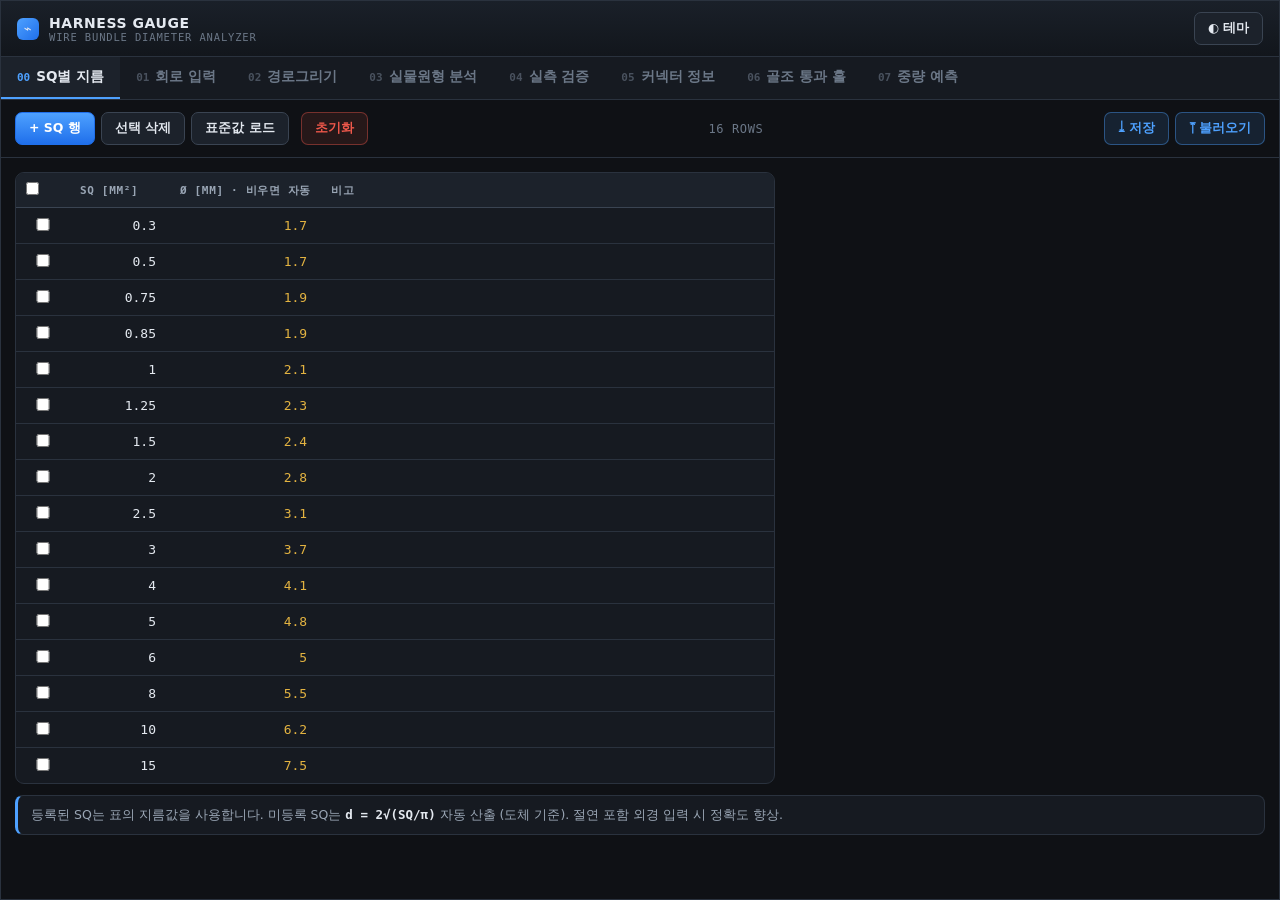
<file: harness-app/harness_gauge_v8.html>
<!DOCTYPE html>
<html lang="ko">
<head>
<meta charset="UTF-8">
<title>하네스 설계 자동화 프로그램 v8</title>
<script>try{if(localStorage.getItem('harness_theme')==='light')document.documentElement.dataset.theme='light'}catch(e){}
function toggleTheme(){var l=document.documentElement.dataset.theme!=='light';if(l)document.documentElement.dataset.theme='light';else delete document.documentElement.dataset.theme;try{localStorage.setItem('harness_theme',l?'light':'dark')}catch(e){}}</script>
<style>
:root{
  --eng-bg:#0f1115;--eng-panel:#161a21;--eng-panel2:#1c222b;--eng-line:#2a323e;--eng-line2:#3a4452;
  --eng-text:#e4e9f0;--eng-text2:#9aa6b5;--eng-text3:#6b7787;
  --eng-accent:#4ea1ff;--eng-accent2:#1f6feb;--eng-ok:#3fb950;--eng-warn:#e3b341;--eng-danger:#f0584b;
  --eng-grid:#1a2029;--eng-mono:'D2Coding','SF Mono',ui-monospace,'JetBrains Mono','Roboto Mono',Menlo,Consolas,monospace;
  --eng-sans:'Pretendard','Malgun Gothic','맑은 고딕','Apple SD Gothic Neo',system-ui,sans-serif;
}
*{box-sizing:border-box;margin:0;padding:0}
html,body{height:100%;margin:0;overflow:hidden;background:var(--eng-bg);}
.eng{font-family:var(--eng-sans);font-size:13px;color:var(--eng-text);background:var(--eng-bg);overflow:hidden;border:1px solid var(--eng-line);box-shadow:0 4px 24px rgba(0,0,0,.35);
  display:flex;flex-direction:column;height:100vh;width:100%;}
.eng-head{display:flex;align-items:center;gap:10px;padding:11px 16px;background:linear-gradient(180deg,#1a2029,#12161c);border-bottom:1px solid var(--eng-line);flex-shrink:0;}
.eng-logo{width:22px;height:22px;border-radius:6px;background:linear-gradient(135deg,var(--eng-accent),var(--eng-accent2));display:flex;align-items:center;justify-content:center;font-size:13px}
.eng-title{font-weight:700;font-size:13px;letter-spacing:.04em}
.eng-sub{font-family:var(--eng-mono);font-size:10px;color:var(--eng-text3);letter-spacing:.08em;text-transform:uppercase}
.tabs{display:flex;background:var(--eng-panel);border-bottom:1px solid var(--eng-line);flex-wrap:wrap;flex-shrink:0;}
.tab{display:flex;align-items:center;gap:6px;padding:10px 15px;cursor:pointer;font-size:12px;font-weight:600;color:var(--eng-text3);border-bottom:2px solid transparent;transition:all .15s;white-space:nowrap;user-select:none;position:relative}
.tab .tn{font-family:var(--eng-mono);font-size:10px;opacity:.6}
.tab.active{color:var(--eng-text);border-bottom-color:var(--eng-accent);background:var(--eng-panel2)}
.tab.active .tn{color:var(--eng-accent);opacity:1}
.tab:hover:not(.active){color:var(--eng-text2);background:rgba(255,255,255,.02)}

/* ── 패널: 고정 툴바 + 스크롤 콘텐츠 ── */
.panel{display:none;flex-direction:column;background:var(--eng-bg);flex:1;min-height:0;}
.panel.active{display:flex}
.panel-toolbar{display:flex;gap:6px;align-items:center;flex-wrap:wrap;padding:12px 14px;flex-shrink:0;border-bottom:1px solid var(--eng-line);background:var(--eng-bg);}
.panel-scroll{flex:1;overflow-y:auto;overflow-x:hidden;padding:14px;min-height:0;}
.panel-scroll>*+*{margin-top:11px;}

.row{display:flex;gap:6px;align-items:center;flex-wrap:wrap}
.btn{display:inline-flex;align-items:center;gap:5px;padding:6px 12px;border:1px solid var(--eng-line2);border-radius:7px;background:var(--eng-panel2);color:var(--eng-text);font-size:11px;font-weight:600;cursor:pointer;font-family:var(--eng-sans);transition:all .12s;user-select:none}
.btn:hover{background:#252d38;border-color:#4a5666}
.btn:active{transform:translateY(1px)}
.btn.pr{background:linear-gradient(180deg,var(--eng-accent),var(--eng-accent2));color:#fff;border-color:var(--eng-accent2)}
.btn.pr:hover{filter:brightness(1.1)}
.btn.ac{background:rgba(78,161,255,.12);color:var(--eng-accent);border-color:rgba(78,161,255,.4)}
.btn.ac:hover{background:rgba(78,161,255,.2)}
.btn.dn{background:rgba(240,88,75,.1);color:var(--eng-danger);border-color:rgba(240,88,75,.4)}
.btn.dn:hover{background:rgba(240,88,75,.18)}
.cnt{margin-left:auto;font-family:var(--eng-mono);font-size:11px;color:var(--eng-text3);letter-spacing:.05em}
.tblwrap{overflow-x:auto;border:1px solid var(--eng-line);border-radius:9px;background:var(--eng-panel)}
table{width:100%;border-collapse:collapse;font-size:12px;min-width:480px}
th{background:var(--eng-panel2);font-weight:700;padding:8px 10px;border-bottom:1px solid var(--eng-line2);font-family:var(--eng-mono);font-size:10px;letter-spacing:.06em;text-transform:uppercase;color:var(--eng-text2);text-align:left;white-space:nowrap}
td{padding:5px 8px;border-bottom:1px solid var(--eng-line)}
td input{width:100%;min-width:38px;border:1px solid transparent;border-radius:5px;background:transparent;font-size:12px;color:var(--eng-text);font-family:var(--eng-mono);outline:none;padding:3px 5px;transition:all .1s}
td input:hover{background:var(--eng-panel2)}
td input:focus{background:var(--eng-bg);border-color:var(--eng-accent);box-shadow:0 0 0 2px rgba(78,161,255,.15)}
tr:last-child td{border-bottom:none}
tr:hover td{background:rgba(255,255,255,.02)}
input[type=checkbox]{accent-color:var(--eng-accent);cursor:pointer}
.cw{border:1px solid var(--eng-line);border-radius:10px;overflow:hidden;background:#0d1014;position:relative; z-index:0;}
.cw::before{display:none;}
.cw svg { position: relative; z-index: 10; }
.zoom-ctrl{position:absolute;top:10px;right:10px;z-index:20;display:flex;flex-direction:column;gap:4px;}
.zoom-ctrl button{width:32px;height:32px;border:1px solid var(--eng-line2);border-radius:7px;background:rgba(22,26,33,.88);color:var(--eng-text);font-size:16px;font-weight:700;cursor:pointer;font-family:var(--eng-mono);display:flex;align-items:center;justify-content:center;transition:all .12s;backdrop-filter:blur(6px);line-height:1;padding:0;}
.zoom-ctrl button:hover{background:rgba(78,161,255,.25);border-color:var(--eng-accent);color:#fff;}
.zoom-ctrl button:active{transform:scale(.92);}
.zoom-ctrl .zlbl{font-family:var(--eng-mono);font-size:9px;color:var(--eng-text3);text-align:center;background:rgba(22,26,33,.75);border-radius:4px;padding:1px 4px;pointer-events:none;backdrop-filter:blur(6px);}
.cw.zoomable svg{cursor:grab;} .cw.zoomable svg:active{cursor:grabbing;}
.hint{font-family:var(--eng-mono);font-size:11px;color:var(--eng-text2);min-height:16px;letter-spacing:.02em}
.hint b{color:var(--eng-accent);font-weight:700}
.ib{background:var(--eng-panel);border:1px solid var(--eng-line);border-left:3px solid var(--eng-accent);border-radius:8px;padding:9px 13px;font-size:11px;color:var(--eng-text2);line-height:1.6}
.ib b{color:var(--eng-text);font-family:var(--eng-mono)}
.warn{background:rgba(240,88,75,.08);border:1px solid rgba(240,88,75,.35);border-left:3px solid var(--eng-danger);border-radius:8px;padding:9px 13px;font-size:11px;color:#ffb4ac;line-height:1.6}
.warn b{color:#fff}
.chip{display:inline-block;padding:2px 9px;border-radius:5px;font-family:var(--eng-mono);font-weight:700;font-size:12px;color:#fff;background:linear-gradient(180deg,var(--eng-danger),#c4392e);border:1px solid #c4392e;margin:1px}
.jchip{display:inline-block;padding:2px 8px;border-radius:5px;font-family:var(--eng-mono);font-weight:700;font-size:11px;color:#bfe0ff;background:rgba(78,161,255,.15);border:1px solid rgba(78,161,255,.5);margin:1px}
.rt{width:100%;border-collapse:collapse;font-size:11px}
.rt th{background:var(--eng-panel2);padding:6px 9px;border:1px solid var(--eng-line);font-family:var(--eng-mono);font-size:10px;letter-spacing:.05em;text-transform:uppercase;color:var(--eng-text2);text-align:left}
.rt td{padding:6px 9px;border:1px solid var(--eng-line);color:var(--eng-text);font-family:var(--eng-mono)}
select,input.cfg{padding:5px 9px;border:1px solid var(--eng-line2);border-radius:7px;background:var(--eng-panel2);color:var(--eng-text);font-size:11px;font-family:var(--eng-mono)}
select:focus,input.cfg:focus{outline:none;border-color:var(--eng-accent);box-shadow:0 0 0 2px rgba(78,161,255,.15)}
input.cfg{width:64px;text-align:right}
.cfglab{font-family:var(--eng-mono);font-size:10px;color:var(--eng-text3);letter-spacing:.06em;text-transform:uppercase}
.cfglab-lg{font-size:16px !important;font-weight:700 !important;color:var(--eng-text) !important;}
input.cfg-lg{font-size:18px !important;font-weight:600 !important;width:90px !important;height:38px !important;padding:4px 12px !important;border-radius:8px !important;}
.scard{background:var(--eng-panel);border:1px solid var(--eng-line);border-radius:11px;padding:13px;display:flex;flex-direction:column;gap:9px}
.scard-head{display:flex;align-items:center;gap:10px;flex-wrap:wrap;padding-bottom:9px;border-bottom:1px dashed var(--eng-line2)}
.dim{font-family:var(--eng-mono);font-size:19px;font-weight:700;color:var(--eng-accent);letter-spacing:.01em}
.dim small{font-size:11px;color:var(--eng-text3);font-weight:400}
.pn{display:inline-block;padding:1px 8px;border-radius:5px;font-family:var(--eng-mono);font-weight:600;font-size:11px;background:rgba(227,179,65,.15);color:#f0d088;border:1px solid rgba(227,179,65,.45)}
.pj{display:inline-block;padding:1px 7px;border-radius:5px;font-family:var(--eng-mono);font-weight:700;font-size:11px;background:rgba(78,161,255,.15);color:#bfe0ff;border:1px solid rgba(78,161,255,.5)}
.pa{color:var(--eng-text3);font-size:10px;margin:0 2px}
.metric{display:flex;flex-direction:column;gap:2px;padding:7px 12px;background:var(--eng-panel2);border:1px solid var(--eng-line);border-radius:8px;min-width:84px}
.metric .ml{font-family:var(--eng-mono);font-size:9px;color:var(--eng-text3);letter-spacing:.08em;text-transform:uppercase}
.metric .mv{font-family:var(--eng-mono);font-size:15px;font-weight:700;color:var(--eng-text)}
.metricbar{display:flex;gap:8px;flex-wrap:wrap}
.toolg{display:inline-flex;border:1px solid var(--eng-line2);border-radius:8px;overflow:hidden}
.toolg .btn{border:none;border-radius:0;border-right:1px solid var(--eng-line2)}
.toolg .btn:last-child{border-right:none}
.pkwrap{background:#fafafa;border:2px solid #2a323e;border-radius:12px;padding:16px;position:relative;overflow:hidden}
.pkhead{display:flex;justify-content:space-between;align-items:flex-start;margin-bottom:8px;gap:10px;flex-wrap:wrap}
.pktitle{display:flex;align-items:center;gap:10px}
.pktitle .pktag{display:inline-flex;align-items:center;justify-content:center;width:30px;height:30px;border-radius:7px;background:linear-gradient(180deg,#f0584b,#c4392e);color:#fff;font-weight:800;font-family:var(--eng-mono);font-size:15px;border:1px solid #c4392e;box-shadow:0 2px 6px rgba(0,0,0,.2)}
.pktitle .pkname{font-weight:800;font-size:15px;color:#222;letter-spacing:.05em}
.pktitle .pkdia{font-family:var(--eng-mono);font-size:12px;color:#c4392e;font-weight:700;margin-top:2px}
.pklegend{display:flex;flex-direction:column;gap:4px;background:#fff;border:1px solid #d0d4da;border-radius:8px;padding:8px 12px;min-width:130px}
.pklegend .lgi{display:flex;align-items:center;gap:8px;font-family:var(--eng-mono);font-size:11px;color:#333;font-weight:600}
.pklegend .lgdot{width:14px;height:14px;border-radius:50%;border:1.5px solid rgba(0,0,0,.25);flex-shrink:0}
.pkstat{display:flex;gap:8px;flex-wrap:wrap;margin-top:10px}
.pkstat .pkm{background:#fff;border:1px solid #d0d4da;border-radius:7px;padding:5px 10px;display:flex;flex-direction:column}
.pkstat .pkm .l{font-family:var(--eng-mono);font-size:9px;color:#888;text-transform:uppercase;letter-spacing:.06em}
.pkstat .pkm .v{font-family:var(--eng-mono);font-size:13px;color:#222;font-weight:700}
::-webkit-scrollbar{height:8px;width:8px}
::-webkit-scrollbar-thumb{background:var(--eng-line2);border-radius:4px}
::-webkit-scrollbar-track{background:transparent}
.toast{position:fixed;left:50%;bottom:26px;transform:translateX(-50%) translateY(8px);background:#1c222b;color:var(--eng-text);border:1px solid var(--eng-line2);border-left:3px solid var(--eng-accent);border-radius:8px;padding:10px 18px;font-size:12px;font-family:var(--eng-sans);box-shadow:0 6px 20px rgba(0,0,0,.4);z-index:9999;opacity:0;transition:opacity .18s,transform .18s;pointer-events:none;max-width:80%;text-align:center;white-space:pre-wrap}
.toast.show{opacity:1;transform:translateX(-50%) translateY(0)}
.toast.err{border-left-color:var(--eng-danger)}
.modal-ovl{position:fixed;inset:0;background:rgba(0,0,0,.5);display:flex;align-items:center;justify-content:center;z-index:10000}
.modal-box{background:var(--eng-panel);border:1px solid var(--eng-line2);border-radius:10px;padding:20px 22px;max-width:380px;box-shadow:0 10px 40px rgba(0,0,0,.5);font-family:var(--eng-sans)}
.modal-box .mmsg{font-size:13px;line-height:1.6;white-space:pre-wrap;margin-bottom:16px;color:var(--eng-text)}
.modal-box .mrow{display:flex;justify-content:flex-end;gap:8px}
/* ── 06 실측 검증 ── */
.mstats{display:grid;grid-template-columns:repeat(auto-fit,minmax(150px,1fr));gap:9px}
.mstat{background:var(--eng-panel);border:1px solid var(--eng-line);border-radius:9px;padding:10px 13px;display:flex;flex-direction:column;gap:3px}
.mstat .msl{font-family:var(--eng-mono);font-size:9.5px;letter-spacing:.08em;text-transform:uppercase;color:var(--eng-text3)}
.mstat .msv{font-family:var(--eng-mono);font-size:19px;font-weight:700;color:var(--eng-text);line-height:1.1}
.mstat .mss{font-family:var(--eng-mono);font-size:10px;color:var(--eng-text3)}
.mstat.hl{border-color:rgba(78,161,255,.5);background:rgba(78,161,255,.07)}
.mstat.hl .msv{color:var(--eng-accent)}
.err-ok{color:var(--eng-ok);font-weight:700}
.err-warn{color:var(--eng-warn);font-weight:700}
.err-bad{color:var(--eng-danger);font-weight:700}
.bar2{display:flex;flex-direction:column;gap:2px;min-width:110px}
.bar2 i{display:block;height:6px;border-radius:3px}
.bar2 .bc{background:var(--eng-accent)}
.bar2 .bm{background:var(--eng-warn)}
.mleg{display:flex;gap:14px;align-items:center;flex-wrap:wrap;font-family:var(--eng-mono);font-size:10px;color:var(--eng-text3)}
.mleg span{display:flex;gap:5px;align-items:center}
.mleg i{width:14px;height:6px;border-radius:3px;display:block}
input.meas{width:84px;text-align:right;font-family:var(--eng-mono);font-size:12px;padding:3px 6px;border:1px solid var(--eng-line2);border-radius:5px;background:var(--eng-panel2);color:var(--eng-warn);font-weight:700;outline:none}
input.meas:focus{border-color:var(--eng-accent);background:var(--eng-bg)}
.mdrow td{background:#11151b;border-bottom:1px solid var(--eng-line)}
.mdetail{padding:11px 14px 13px;border-left:3px solid var(--eng-warn);background:#11151b}
.mdtitle{font-family:var(--eng-mono);font-size:10px;letter-spacing:.06em;text-transform:uppercase;color:var(--eng-text3);margin-bottom:8px}
.mdtbl{width:100%;border-collapse:collapse;font-size:12px}
.mdtbl th{background:transparent;border-bottom:1px solid var(--eng-line);padding:5px 8px;font-family:var(--eng-mono);font-size:9.5px;color:var(--eng-text3);text-transform:uppercase;letter-spacing:.06em;text-align:left}
.mdtbl td{padding:4px 8px;border-bottom:1px solid rgba(42,50,62,.6)}
.mdtbl tr:last-child td{border-bottom:none}
.mdsum{margin-top:8px;font-family:var(--eng-mono);font-size:11px;color:var(--eng-text2)}
.mdsum b{color:var(--eng-warn)}
.gpal{position:fixed;z-index:200;left:50%;top:70px;transform:translateX(-50%);width:430px;background:var(--eng-panel);border:1px solid var(--eng-line2);border-radius:12px;box-shadow:0 18px 48px rgba(0,0,0,.65);padding:12px;display:flex;flex-direction:column;gap:8px;color:var(--eng-text);font-family:var(--eng-sans)}
.gpal h4{display:flex;align-items:center;gap:8px;font-size:12px;font-weight:700}
.gpal h4 .x{margin-left:auto;cursor:pointer;color:var(--eng-text2);font-family:var(--eng-mono)}
.gpal input.q{width:100%;padding:7px 10px;font-size:13px;border:1px solid var(--eng-line2);border-radius:8px;background:var(--eng-panel2);color:var(--eng-text);outline:none}
.gpal input.q:focus{border-color:var(--eng-accent)}
.glist{max-height:290px;overflow-y:auto;overflow-x:hidden;border:1px solid var(--eng-line);border-radius:8px}
.gitem{display:flex;align-items:center;gap:8px;padding:7px 10px;font-size:13px;cursor:pointer;word-break:break-all;border-bottom:1px solid rgba(42,50,62,.6);color:var(--eng-text)}
.gitem:last-child{border-bottom:none}
.ci input,.ci select{width:100%;min-width:0;background:var(--eng-panel2);border:1px solid var(--eng-line);border-radius:5px;color:var(--eng-text);padding:4px 6px;font-size:12px;font-family:var(--eng-mono);outline:none}
.ci input:focus,.ci select:focus{border-color:var(--eng-accent);background:var(--eng-bg)}
.ci td{padding:4px 5px}
.ci td.nm{font-weight:700;white-space:nowrap;max-width:260px;overflow:hidden;text-overflow:ellipsis}
.ci tr.empty td.nm{color:var(--eng-warn)}
.ci tr.fromlib input[data-f="pn"]{border-color:rgba(63,185,80,.6)}
#p5 a{color:#8fc4ff}#p5 a:hover{color:#fff}
.fbar{display:flex;flex-wrap:wrap;align-items:center;gap:6px 14px;padding:8px 10px;background:var(--eng-panel);border:1px solid var(--eng-line);border-radius:8px}
.ci thead th{position:sticky;top:0;z-index:2;background:var(--eng-panel)}
.ci thead th.cis{cursor:pointer;user-select:none}.ci thead th.cis:hover{color:var(--eng-text)}.ci thead th.cis.on{color:var(--eng-accent)}
.ci tbody tr:nth-child(even) td{background:rgba(255,255,255,.025)}
.ci tbody tr:hover td{background:rgba(78,161,255,.07)}
.ci tr.grp td{background:var(--eng-panel2)!important;font:600 11px var(--eng-mono);letter-spacing:.05em;color:var(--eng-text2);padding:6px 10px}
.cist{display:inline-block;width:10px;height:10px;border-radius:50%;vertical-align:middle}
.fbar{gap:6px!important}
.fbt{font:600 10px var(--eng-mono);letter-spacing:.08em;color:var(--eng-text3);margin-right:4px}
.fdd{position:relative}
.fddb{display:flex;align-items:center;gap:6px;height:28px;padding:0 10px;border-radius:6px;border:1px solid var(--eng-line2);background:var(--eng-panel2);color:var(--eng-text2);font-size:12px;cursor:pointer;white-space:nowrap;font-family:inherit}
.fddb:hover{border-color:var(--eng-text3);color:var(--eng-text)}
.fddb.on{background:rgba(78,161,255,.18);border-color:var(--eng-accent);color:#fff}
.fddb.op{border-color:var(--eng-accent)}
.fddl{color:var(--eng-text3);font-size:11px}.fddb.on .fddl{color:#9cc8ff}
.fddv{font-weight:600;max-width:140px;overflow:hidden;text-overflow:ellipsis}
.fdda{font-size:9px;color:var(--eng-text3)}
.fddm{position:absolute;top:calc(100% + 4px);left:0;z-index:60;min-width:180px;max-height:300px;overflow:auto;background:var(--eng-panel);border:1px solid var(--eng-line2);border-radius:8px;box-shadow:0 10px 28px rgba(0,0,0,.45);padding:4px}
.fddo{display:flex;align-items:center;gap:8px;padding:6px 8px;border-radius:5px;font-size:12px;color:var(--eng-text);cursor:pointer;user-select:none;white-space:nowrap}
.fddo:hover{background:rgba(78,161,255,.12)}
.fddo.on{color:#fff}
.fddc{width:14px;height:14px;flex:none;display:inline-flex;align-items:center;justify-content:center;border:1px solid var(--eng-line2);border-radius:3px;font-size:10px;color:#fff}
.fddo.on .fddc{background:var(--eng-accent);border-color:var(--eng-accent)}
.fddo i{margin-left:auto;padding-left:14px;font-style:normal;font-family:var(--eng-mono);font-size:11px;color:var(--eng-text3)}
.fddx{justify-content:center;color:#ff8a80;border-top:1px solid var(--eng-line);margin-top:4px;border-radius:0 0 5px 5px}
.fclr{margin-left:auto;border-color:var(--eng-danger);color:#ff8a80}
.fgrp{display:flex;align-items:center;gap:4px;flex-wrap:wrap}
.fgrp>span{font-family:var(--eng-mono);font-size:10px;letter-spacing:.06em;color:var(--eng-text2);margin-right:2px}
.fchip{padding:3px 9px;border-radius:999px;border:1px solid var(--eng-line2);background:var(--eng-panel2);color:var(--eng-text2);font-size:11.5px;cursor:pointer;user-select:none;white-space:nowrap}
.fchip:hover{color:var(--eng-text);border-color:var(--eng-text3)}
.fchip.on{background:rgba(78,161,255,.2);border-color:var(--eng-accent);color:#fff}
.fchip i{font-style:normal;opacity:.6;margin-left:4px;font-family:var(--eng-mono);font-size:10px}
.sechd{display:flex;align-items:center;gap:8px;font-family:var(--eng-mono);font-size:11px;letter-spacing:.08em;text-transform:uppercase;color:var(--eng-text2);margin:4px 0 2px}
.sechd b{color:var(--eng-text);font-size:12.5px;letter-spacing:.02em;text-transform:none}
.ctxm{position:fixed;z-index:300;min-width:190px;background:var(--eng-panel);border:1px solid var(--eng-line2);border-radius:9px;box-shadow:0 14px 36px rgba(0,0,0,.6);padding:5px;color:var(--eng-text);font-family:var(--eng-sans);font-size:12.5px}
.ctxm .hd{padding:5px 9px 6px;font-family:var(--eng-mono);font-size:10px;color:var(--eng-text2);border-bottom:1px solid var(--eng-line);margin-bottom:3px}
.ctxm .it{padding:7px 9px;border-radius:6px;cursor:pointer;display:flex;gap:8px;align-items:center}
.ctxm .it:hover{background:rgba(78,161,255,.16);color:#fff}
.ctxm .it.dn{color:#ff8a80}
.ctxm .it.dn:hover{background:rgba(240,88,75,.18);color:#ffb4ad}
.ctxm .k{margin-left:auto;font-family:var(--eng-mono);font-size:10px;color:var(--eng-text3)}
.gitem.sel{background:rgba(78,161,255,.28);color:#fff;box-shadow:inset 3px 0 0 var(--eng-accent)}
.gitem:hover{background:rgba(78,161,255,.14);color:#fff}
.gitem .st{margin-left:auto;font-family:var(--eng-mono);font-size:9.5px;letter-spacing:.05em;padding:1px 6px;border-radius:4px}
.gitem .st.un{color:#e3b341;background:rgba(227,179,65,.14)}
.gitem .st.pl{color:var(--eng-text2);background:rgba(154,166,181,.16)}
.gfoot{display:flex;align-items:center;gap:10px;flex-wrap:wrap;line-height:1.5;font-family:var(--eng-mono);font-size:10.5px;color:var(--eng-text2)}
.gfoot label{display:flex;align-items:center;gap:5px;cursor:pointer}
.grabbar{position:fixed;z-index:190;left:50%;bottom:26px;transform:translateX(-50%);display:flex;align-items:center;gap:10px;background:rgba(227,179,65,.16);border:1px solid #e3b341;border-radius:999px;padding:7px 16px;font-family:var(--eng-mono);font-size:12px;color:#ffe08a;box-shadow:0 8px 24px rgba(0,0,0,.5)}
.grabbar b{color:#fff}
.mpop{position:absolute;z-index:40;width:330px;background:var(--eng-panel);border:1px solid var(--eng-line2);border-radius:10px;box-shadow:0 12px 34px rgba(0,0,0,.6);padding:11px 12px 12px;font-size:12px}
.mpop h4{display:flex;align-items:center;gap:8px;font-size:12px;font-weight:700;margin-bottom:8px}
.mpop .x{margin-left:auto;cursor:pointer;color:var(--eng-text3);font-family:var(--eng-mono);font-size:14px}
.mpop .x:hover{color:var(--eng-danger)}
.mpop .grid{display:grid;grid-template-columns:30px 1fr auto 22px;gap:5px;align-items:center}
.mpop .grid .n{font-family:var(--eng-mono);font-size:10px;color:var(--eng-text3);text-align:center}
.mpop .er{font-family:var(--eng-mono);font-size:11px;white-space:nowrap}
.mpop .sum{margin-top:9px;padding-top:8px;border-top:1px solid var(--eng-line);font-family:var(--eng-mono);font-size:11px;color:var(--eng-text2)}
.mpop input.memo{width:100%;font-size:11px;padding:3px 6px;border:1px solid var(--eng-line);border-radius:5px;background:var(--eng-panel2);color:var(--eng-text2)}
.findbox{display:inline-flex;align-items:center;gap:4px}
.findbox input{min-width:132px;width:132px;padding:5px 9px;font-size:12px;border:1px solid var(--eng-line2);border-radius:7px;background:var(--eng-panel2);color:var(--eng-text);outline:none;font-family:var(--eng-mono)}
.findbox input:focus{border-color:var(--eng-accent)}
.findbox{position:relative}
.fdrop{position:absolute;z-index:500;top:calc(100% + 5px);left:0;width:330px;max-height:280px;overflow-y:auto;overflow-x:hidden;background:var(--eng-panel);border:1px solid var(--eng-line2);border-radius:9px;box-shadow:0 14px 36px rgba(0,0,0,.6)}
.fitem{display:flex;align-items:center;gap:8px;padding:6px 10px;font-size:12.5px;cursor:pointer;color:var(--eng-text);border-bottom:1px solid rgba(42,50,62,.6);word-break:break-all}
.fitem:last-child{border-bottom:none}
.fitem.sel{background:rgba(78,161,255,.16)}
.fitem:hover{background:rgba(78,161,255,.08)}
.fitem .kind{flex-shrink:0;font-family:var(--eng-mono);font-size:9px;letter-spacing:.05em;padding:1px 5px;border-radius:4px;background:rgba(78,161,255,.14);color:#8fc4ff}
.fitem .kind.j{background:rgba(63,185,80,.14);color:#7fe08a}
.fitem .kind.s{background:rgba(227,179,65,.14);color:#e3b341}
.fitem .kind.c{background:rgba(107,119,135,.16);color:#a9b4c2}
.alab{font-family:var(--eng-mono);font-size:9.5px;letter-spacing:.08em;text-transform:uppercase;color:var(--eng-text3);align-self:center;margin-right:-4px}
.findmsg{font-family:var(--eng-mono);font-size:10.5px;color:var(--eng-text3);max-width:230px;white-space:nowrap;overflow:hidden;text-overflow:ellipsis}

/* ══ v8.1 UI 조정: 가독성 · 툴바 · 라이트 테마 ══ */
.eng{font-size:14px}
.eng-title{font-size:14px}.eng-sub{font-size:10.5px}
.tab{font-size:13.5px;padding:11px 16px}.tab .tn{font-size:11px}
.btn{font-size:12.5px;padding:7px 13px}
table{font-size:13px}td input{font-size:13px}
th{font-size:11px;padding:9px 10px}
td{padding:6px 8px}
.ib,.warn{font-size:12.5px}
.cnt,.hint{font-size:12px}
.findbox input{font-size:12.5px;min-width:170px;width:170px}
.btn.dn{margin-left:6px}             /* 위험 동작은 옆 버튼과 간격 */
.panel-toolbar .cnt+.btn.ac{margin-left:12px}
#p0 .tblwrap{max-width:760px}        /* SQ 표가 화면 전체로 퍼지지 않게 */
:focus-visible{outline:2px solid var(--eng-accent);outline-offset:1px}

:root[data-theme=light]{
  --eng-bg:#f4f6f9;--eng-panel:#ffffff;--eng-panel2:#eef1f5;--eng-line:#d8dee6;--eng-line2:#c3cbd6;
  --eng-text:#1b2430;--eng-text2:#4a5666;--eng-text3:#6b7787;
  --eng-accent:#1f6feb;--eng-accent2:#1558c4;--eng-ok:#1a7f37;--eng-warn:#9a6700;--eng-danger:#cf222e;--eng-grid:#e6eaf0;
}
/* 도면 캔버스는 JS가 다크 기준으로 그리므로 캔버스 안은 다크 변수 유지 */
:root[data-theme=light] .cw{
  --eng-bg:#0f1115;--eng-panel:#161a21;--eng-panel2:#1c222b;--eng-line:#2a323e;--eng-line2:#3a4452;
  --eng-text:#e4e9f0;--eng-text2:#9aa6b5;--eng-text3:#6b7787;
  --eng-accent:#4ea1ff;--eng-accent2:#1f6feb;--eng-ok:#3fb950;--eng-warn:#e3b341;--eng-danger:#f0584b;
}
:root[data-theme=light] .eng{box-shadow:none}
:root[data-theme=light] .eng-head{background:linear-gradient(180deg,#ffffff,#eef1f5)}
:root[data-theme=light] .btn:hover{background:#e2e7ee;border-color:#9aa6b5}
:root[data-theme=light] .btn.ac{background:rgba(31,111,235,.08);border-color:rgba(31,111,235,.35)}
:root[data-theme=light] .btn.dn{background:rgba(207,34,46,.06);border-color:rgba(207,34,46,.35)}
:root[data-theme=light] tr:hover td,:root[data-theme=light] .ci tbody tr:nth-child(even) td{background:rgba(0,0,0,.025)}
:root[data-theme=light] .warn{background:rgba(207,34,46,.06);color:#a40e26}
:root[data-theme=light] .warn b{color:#82071e}
:root[data-theme=light] .jchip,:root[data-theme=light] .pj{color:#0a3d91;background:rgba(31,111,235,.1)}
:root[data-theme=light] .pn{color:#7a4d00;background:rgba(154,103,0,.1)}
:root[data-theme=light] #p5 a{color:#0969da}
:root[data-theme=light] .mdrow td,:root[data-theme=light] .mdetail{background:var(--eng-panel2)}
:root[data-theme=light] .mdtbl td,:root[data-theme=light] .gitem,:root[data-theme=light] .fitem{border-bottom-color:var(--eng-line)}
:root[data-theme=light] .toast{background:var(--eng-panel);box-shadow:0 6px 20px rgba(0,0,0,.15)}
:root[data-theme=light] .modal-box,:root[data-theme=light] .gpal,:root[data-theme=light] .ctxm,:root[data-theme=light] .fddm,:root[data-theme=light] .fdrop,:root[data-theme=light] .mpop{box-shadow:0 12px 32px rgba(0,0,0,.18)}
:root[data-theme=light] .fddb.on,:root[data-theme=light] .fddo.on,:root[data-theme=light] .fchip.on,
:root[data-theme=light] .ctxm .it:hover,:root[data-theme=light] .gitem.sel,:root[data-theme=light] .gitem:hover{color:var(--eng-accent2)}
:root[data-theme=light] .fddb.on .fddl{color:var(--eng-accent)}
:root[data-theme=light] .fddx,:root[data-theme=light] .fclr,:root[data-theme=light] .ctxm .it.dn{color:var(--eng-danger)}
:root[data-theme=light] .fitem .kind{color:#0a3d91}:root[data-theme=light] .fitem .kind.j{color:#1a7f37}
:root[data-theme=light] .fitem .kind.s{color:#7a4d00}:root[data-theme=light] .fitem .kind.c{color:#4a5666}
:root[data-theme=light] .gitem .st.un{color:#7a4d00}
:root[data-theme=light] .grabbar{color:#5c3d00;background:#fff5cc;box-shadow:0 8px 24px rgba(0,0,0,.18)}
:root[data-theme=light] .grabbar b{color:#000}
:root[data-theme=light] input.meas{color:#7a4d00}
:root[data-theme=light] ::-webkit-scrollbar-thumb{background:#c3cbd6}
:root[data-theme=light] [style*="dashed #e3b341"]{color:#7a4d00!important}  /* 참고값 글자: 밝은 배경 대비 */
</style>
</head>
<body>
<div class="eng">
<div class="eng-head">
  <div class="eng-logo">⌁</div>
  <div><div class="eng-title">HARNESS GAUGE</div><div class="eng-sub">Wire Bundle Diameter Analyzer</div></div>
  <button class="btn" onclick="toggleTheme()" style="margin-left:auto" title="다크/라이트 전환">◐ 테마</button>
</div>
<div class="tabs">
  <div class="tab active" onclick="ST(0)"><span class="tn">00</span> SQ별 지름</div>
  <div class="tab" onclick="ST(1)"><span class="tn">01</span> 회로 입력</div>
  <div class="tab" onclick="ST(2)"><span class="tn">02</span> 경로그리기</div>
  <div class="tab" onclick="ST(3)"><span class="tn">03</span> 실물원형 분석</div>
  <div class="tab" onclick="ST(4)"><span class="tn">04</span> 실측 검증</div>
  <div class="tab" onclick="ST(5)"><span class="tn">05</span> 커넥터 정보</div>
  <div class="tab" onclick="ST(6)"><span class="tn">06</span> 골조 통과 홀</div>
  <div class="tab" onclick="ST(7)"><span class="tn">07</span> 중량 예측</div>
</div>

<!-- ═══ P0 : SQ별 지름 ═══ -->
<div class="panel active" id="p0">
  <div class="panel-toolbar">
    <button class="btn pr" onclick="addSqRow()">+ SQ 행</button>
    <button class="btn" onclick="delSqSel()">선택 삭제</button>
    <button class="btn" onclick="loadSqStd()">표준값 로드</button>
    <button class="btn dn" onclick="clrSq()">초기화</button>
    <span class="cnt" id="sqc"></span>
    <button class="btn ac" onclick="saveProject()" style="margin-left:auto" title="전체 저장">⤓ 저장</button>
    <button class="btn ac" onclick="var pf=document.getElementById('projfile');pf.value='';pf.click()" title="불러오기">⤒ 불러오기</button>
  </div>
  <div class="panel-scroll">
    <div class="tblwrap"><table style="min-width:300px"><thead><tr>
      <th style="width:30px"><input type="checkbox" id="sqca" onchange="toggleAllSq(this)"></th>
      <th style="width:100px">SQ [mm²]</th><th style="width:130px">Ø [mm] · 비우면 자동</th><th>비고</th>
    </tr></thead><tbody id="sqtb"></tbody></table></div>
    <div class="ib">등록된 SQ는 표의 지름값을 사용합니다. 미등록 SQ는 <b>d = 2√(SQ/π)</b> 자동 산출 (도체 기준). 절연 포함 외경 입력 시 정확도 향상.</div>
  </div>
</div>

<!-- ═══ P1 : 회로 입력 ═══ -->
<div class="panel" id="p1">
  <div class="panel-toolbar">
    <button class="btn pr" onclick="addRow()">+ 행</button>
    <button class="btn" onclick="delSel()">선택 삭제</button>
    <button class="btn" onclick="loadSample()">샘플</button>
    <button class="btn dn" onclick="clrTbl()">초기화</button>
    <span class="findbox">
      <input type="text" id="circuitSearch" placeholder="FROM/TO 커넥터 검색" oninput="onSearchInput(this.value)">
      <button class="btn" onclick="C_filter='';document.getElementById('circuitSearch').value='';renderTbl()" title="검색 취소">✕</button>
    </span>
    <span class="cnt" id="rc"></span>
    <button class="btn ac" onclick="exportCSV()" title="회로표를 CSV로 내보내기">⤓ CSV 내보내기</button>
    <button class="btn ac" onclick="var cf=document.getElementById('csvfile');cf.value='';cf.click()" title="CSV에서 회로표 가져오기">⤒ CSV 가져오기</button>
    <input type="file" id="csvfile" accept=".csv,text/csv" style="display:none" onchange="importCSV(this)">
    <button class="btn ac" onclick="saveProject()" title="회로·배치·경로 전체 저장">⤓ 저장</button>
    <button class="btn ac" onclick="var pf=document.getElementById('projfile');pf.value='';pf.click()" title="저장 파일 불러오기">⤒ 불러오기</button>
    <input type="file" id="projfile" accept=".json" style="display:none">
    
  </div>
  <div class="panel-scroll">
    <div class="tblwrap"><table><thead><tr>
      <th style="width:30px"><input type="checkbox" id="ca" onchange="toggleAll(this)"></th>
      <th style="width:38px">NO</th><th>CIRCUIT</th><th style="width:70px">SQ [mm²]</th>
      <th style="width:54px">COLOR</th><th>FROM</th><th>TO</th><th>REMARK</th>
    </tr></thead><tbody id="tb"></tbody></table></div>
    <div class="ib">단선 지름은 <b>[00] SQ별 지름</b> 테이블을 SQ로 조회해 자동 적용. CSV 스키마: <b>NO,CIRCUIT,SQ,COLOR,FROM,TO,REMARK</b></div>
  </div>
</div>

<!-- ═══ P2 : 커넥터 배치 · 경로 그리기 ═══ -->
<div class="panel" id="p2">
  <div class="panel-toolbar">
    <div class="toolg"><button class="btn ac" id="bd" onclick="setTool('draw')">✏ 그리기</button><button class="btn" id="bs" onclick="setTool('select')" title="커넥터 드래그로 이동, 선/인라인/경계 클릭으로 선택">⬚ 선택</button><button class="btn" id="bj" onclick="setTool('junc')" title="선 위를 클릭하면 분기점 생성 → 이어서 커넥터를 클릭하면 자동 연결">⊕ 분기점</button><button class="btn" id="bjm" onclick="setTool('jmark')" title="선 위를 클릭해 조인트(스플라이스) 위치를 표시 — 도면의 ▽ 조인트 위치">▽ 조인트</button><button class="btn" id="bi" onclick="setTool('inline')" title="선 위를 클릭하면 W-TO-W CONN 삽입">⬡ 인라인</button><button class="btn" id="bb" onclick="setTool('boundary')" title="하네스 경계 점선 (JOINT 생성 안됨)">▢ 경계</button></div>
    <button class="btn" onclick="autoLayout()">자동 정렬</button>
    <button class="btn pr" onclick="openGrab()" title="Ctrl+G — 커넥터를 이름으로 골라 원하는 위치에 하나씩 배치">✥ 그랩 (Ctrl+G)</button>
    <span class="alab" id="alab">정렬·분배</span>
    <div class="toolg" id="alng" style="opacity:.4">
      <button class="btn" onclick="alignNodes('l')" title="왼쪽 맞춤 (선택 도구로 2개 이상 선택)">좌</button>
      <button class="btn" onclick="alignNodes('cx')" title="세로 중심선 맞춤">중앙</button>
      <button class="btn" onclick="alignNodes('r')" title="오른쪽 맞춤">우</button>
      <button class="btn" onclick="alignNodes('t')" title="위 맞춤">상</button>
      <button class="btn" onclick="alignNodes('cy')" title="가로 중심선 맞춤">중간</button>
      <button class="btn" onclick="alignNodes('b')" title="아래 맞춤">하</button>
      <button class="btn" onclick="distNodes('x')" title="가로 등간격 (3개 이상)">↔ 등간격</button>
      <button class="btn" onclick="distNodes('y')" title="세로 등간격 (3개 이상)">↕ 등간격</button>
    </div>
    <button class="btn pr" onclick="openJointAuto()" title="회로표의 JOINT 를 경로 위 가장 알맞은 분기점에 자동으로 배치 (목록 확인 후 적용)">⌖ 조인트 자동 배치</button>
    <button class="btn" onclick="runHeal()" title="선 끝이 다른 선 중간에 닿아 있는데 분기점이 없는 곳을 찾아 연결">⚕ 끊김 검사</button>
    <button class="btn" id="bmergej" onclick="mergeIdleJuncs()" style="display:none" title="아무것도 연결되지 않은 분기점(연결 2개뿐)을 없애고 선을 다시 잇습니다">⊖ 빈 분기점 정리</button>
    <span class="cnt" id="selc"></span><span class="cnt" id="unpc"></span>
    <span class="findbox"><input id="find2" placeholder="커넥터 찾기 (Ctrl+F)" autocomplete="off" oninput="fdOpen('cv2')" onfocus="fdOpen('cv2')" onkeydown="fdKey(event,'cv2')"><button class="btn" onclick="zoomReset('cv2');drawCV2();document.getElementById('findmsg2').textContent=''" title="화면 원래대로">⟲</button><span class="findmsg" id="findmsg2"></span></span>
    <button class="btn dn" id="bdelsel" onclick="delSelSeg()" style="display:none">✕ 선택 삭제</button>
    <button class="btn dn" id="bdelinl" onclick="delSelInline()" style="display:none">✕ 인라인 삭제</button>
    <button class="btn dn" id="bdelbnd" onclick="delSelBound()" style="display:none">✕ 경계 삭제</button>
    <button class="btn" onclick="clrSegs()">전체 삭제</button>
    <button class="btn ac" onclick="saveProject()" style="margin-left:auto" title="전체 저장">⤓ 저장</button>
    <button class="btn ac" onclick="var pf=document.getElementById('projfile');pf.value='';pf.click()" title="불러오기">⤒ 불러오기</button>
    <button class="btn pr" onclick="ST(3)">분석 →</button>
  </div>
  <div class="panel-scroll">
    <div class="hint" id="dh">커넥터를 <b>클릭</b>하여 시작 → 다른 커넥터/선 클릭 시 연결. 빈 공간 클릭 = 꺾임. ESC/우클릭 = 취소. <b>선택</b> 도구에서 커넥터를 드래그해 배치 조정(연결된 경로가 함께 따라옵니다), 빈 공간 드래그 = 다중 선택, 우클릭 드래그 = 화면 이동, Ctrl+휠 = 확대/축소</div>
    <div class="cw"><svg id="cv2" width="100%" height="800" viewBox="0 0 660 800" preserveAspectRatio="xMidYMid meet"></svg></div>
    <div class="ib" id="si">구간 없음</div>
    <div class="ib" id="ni" style="margin-top:6px;">회로 데이터를 먼저 입력하세요.</div>
  </div>
</div>

<!-- ═══ P3 : 구간 분석 · 실물원형 ═══ -->
<div class="panel" id="p4">
  <div class="panel-toolbar">
    <button class="btn pr" onclick="calc();drawCV3();renderPK()">↺ 재계산</button>
    <button class="btn ac" onclick="saveProject()" title="전체 저장">⤓ 저장</button>
    <button class="btn ac" onclick="var pf=document.getElementById('projfile');pf.value='';pf.click()" title="불러오기">⤒ 불러오기</button>
    <select id="sf" onchange="renderRes();renderPK()"><option value="">구간을 선택하세요</option></select>
    <span class="findbox"><input id="find3" placeholder="커넥터 찾기 (Ctrl+F)" autocomplete="off" oninput="fdOpen('cv3')" onfocus="fdOpen('cv3')" onkeydown="fdKey(event,'cv3')"><button class="btn" onclick="zoomReset('cv3');document.getElementById('find3').value='';document.getElementById('findmsg3').textContent=''" title="화면 원래대로">⟲</button><span class="findmsg" id="findmsg3"></span></span>
    <span class="cnt" id="pkcnt" style="margin-left:12px; font-size:14px; font-weight:bold; color:var(--eng-accent);"></span>
    <span style="margin-left:auto" class="cfglab cfglab-lg">여백 %</span>
    <input class="cfg cfg-lg" id="pkpad" type="number" step="1" min="0" max="30" value="8" onchange="calc();drawCV3();renderPK()" title="전선을 실제로 원형 패킹한 뒤, 바깥 지름에 이 비율만큼 여유 공간을 더해줍니다. (예: 8 → 실측 외경의 8% 여유) 입력만 하면 나머지는 자동 계산됩니다.">
  </div>
  <div class="panel-scroll">
    <div class="cw zoomable" id="cw3">
      <div class="zoom-ctrl">
        <button onclick="zoomIn('cv3')" title="확대">+</button>
        <span class="zlbl" id="cv3_zlbl">100%</span>
        <button onclick="zoomOut('cv3')" title="축소">−</button>
        <button onclick="zoomReset('cv3')" title="원래대로" style="font-size:12px;">⟲</button>
      </div>
      <svg id="cv3" width="100%" height="800" viewBox="0 0 660 800" preserveAspectRatio="xMidYMid meet"></svg>
    </div>
    <div id="ra"></div>
    <div id="pkarea" style="display:flex;flex-direction:column;gap:14px;margin-top:14px;"></div>
    <div class="ib">각 구간의 단선들을 실제 지름 비율로 <b>원형 패킹(Circle Packing)</b>하여 다발의 실물 형상을 분석합니다. 위 경로 맵에서 구간을 클릭하면 해당 구간을 즉시 분석합니다.</div>
  </div>
</div>


<!-- ═══ P6 : 실측 검증 ═══ -->
<div class="panel" id="p6">
  <div class="panel-toolbar">
    <button class="btn pr" onclick="calc();renderMeas()">↺ 재계산</button>
    <button class="btn ac" onclick="applyBestK()" title="실측값에 가장 잘 맞는 여백 %를 [03]탭에 적용">✓ 권장 여백 적용</button>
    <button class="btn ac" onclick="exportMeasCSV()">⤓ 비교 CSV</button>
    <button class="btn ac" onclick="saveProject()" title="실측값 포함 전체 저장">⤓ 저장</button>
    <button class="btn ac" onclick="var pf=document.getElementById('projfile');pf.value='';pf.click()" title="불러오기">⤒ 불러오기</button>
    <button class="btn dn" onclick="clrMeas()">실측 초기화</button>
    <span class="cnt" id="mcnt"></span>
  </div>
  <div class="panel-scroll"><div id="marea"></div></div>
</div>

<!-- ═══ P5 : 커넥터 정보 ═══ -->
<div class="panel" id="p5">
  <div class="panel-toolbar">
    <span class="findbox"><input id="ciq" placeholder="커넥터 · 품번 검색" autocomplete="off" oninput="renderCI()"></span>
    <label style="display:flex;align-items:center;gap:5px;font-size:12px;color:var(--eng-text2)">정렬 <select id="cisort" onchange="CISORT.k=this.value;CISORT.dir=1;renderCI()" style="background:var(--eng-panel2);color:var(--eng-text);border:1px solid var(--eng-line2);border-radius:5px;padding:3px 6px;font-size:12px"><option value="pins">핀수 오름차순</option><option value="name">이름순</option><option value="stat">미입력 먼저</option><option value="cnt">회로 많은 순</option><option value="maker">메이커순</option><option value="area">크기 큰 순</option></select></label>
    <label style="display:flex;align-items:center;gap:5px;font-size:12px;color:var(--eng-text2);cursor:pointer"><input type="checkbox" id="ciempty" onchange="renderCI()"> 정보 없는 것만</label>
    <label style="display:flex;align-items:center;gap:5px;font-size:12px;color:var(--eng-text2);cursor:pointer"><input type="checkbox" id="cinoinl" onchange="renderCI()"> 인라인 숨기기</label>
    <button class="btn ac" onclick="exportCI()">⤓ 커넥터 정보 CSV</button>
    <button class="btn ac" onclick="importCSVFile(importCI)">⤒ 커넥터 정보 CSV</button>
    <button class="btn ac" onclick="saveProject()" title="전체 저장">⤓ 저장</button>
    <span class="cnt" id="cicnt"></span>
  </div>
  <div class="panel-scroll"><div style="display:flex;flex-direction:column;gap:12px">
    <div class="sechd"><b>프로젝트 커넥터</b><span>— 품번을 입력하면 아래 라이브러리에 있는 정보가 자동으로 채워집니다</span></div>
    <div class="fbar" id="cifbar"></div>
    <div class="tblwrap"><table class="rt ci"><thead><tr>
      <th style="width:34px" class="cis" onclick="ciSortBy('stat')" title="입력 상태 · 클릭해 정렬">상태</th><th class="cis" onclick="ciSortBy('name')">커넥터</th><th style="width:150px">품번</th><th style="width:110px" class="cis" onclick="ciSortBy('maker')">메이커</th><th style="width:64px" class="cis" onclick="ciSortBy('pins')">핀수</th><th style="width:100px" class="cis" onclick="ciSortBy('area')">크기 (mm)</th><th style="width:78px">암/수</th><th style="width:78px">방수</th><th style="width:96px">색상</th><th style="width:66px">2D</th><th style="width:66px">3D</th><th>메모</th><th style="width:48px" class="cis" onclick="ciSortBy('cnt')">회로</th><th style="width:52px"></th>
    </tr></thead><tbody id="citb"></tbody></table></div>

    <div class="sechd" style="margin-top:8px"><b>품번 라이브러리</b><span>— 한 번 등록하면 다른 프로젝트에서도 그대로 쓸 수 있습니다</span>
      <span style="margin-left:auto;display:flex;gap:5px">
        <button class="btn pr" onclick="addLib()">+ 품번 추가</button>
        <button class="btn" onclick="libFromProject()" title="위 표에서 품번이 입력된 커넥터 정보를 라이브러리에 등록/갱신">↓ 위 표에서 등록</button>
        <button class="btn ac" onclick="exportLib()">⤓ 라이브러리 CSV</button>
        <button class="btn ac" onclick="importCSVFile(importLib)">⤒ 라이브러리 CSV</button>
      </span>
    </div>
    <div class="fbar" id="libfbar"></div>
    <div class="tblwrap"><table class="rt ci"><thead><tr>
      <th style="width:170px">품번</th><th style="width:120px">메이커</th><th style="width:64px">핀수</th><th style="width:100px">크기 (mm)</th><th style="width:72px">중량 (g)</th><th style="width:78px">암/수</th><th style="width:78px">방수</th><th style="width:96px">색상</th><th style="width:66px">2D</th><th style="width:66px">3D</th><th style="width:130px">링크</th><th>메모</th><th style="width:48px">사용</th><th style="width:40px"></th>
    </tr></thead><tbody id="libtb"></tbody></table></div>
    <div class="ib">라이브러리는 이 PC에 자동 보관되고, 프로젝트 저장 파일에도 함께 들어갑니다. 라이브러리 값을 고치면 <b>같은 품번을 쓰는 커넥터에 바로 반영</b>됩니다. 커넥터 정보는 [02] 도면에서 커넥터 아래에 표시되며, 도면에서 커넥터를 <b>우클릭</b>해도 입력할 수 있습니다.</div>
  </div></div>
  <datalist id="pnlist"></datalist>
</div>

<!-- ═══ P7 : 골조 통과 홀 검토 ═══ -->
<div class="panel" id="p7">
  <div class="panel-toolbar">
    <button class="btn pr" onclick="hNew()">+ 홀 추가</button>
    <button class="btn pr" onclick="document.getElementById('harea').innerHTML='<div class=&quot;ib&quot;>계산 중…</div>';setTimeout(function(){calc();renderHole();},30)" title="경로·회로를 수정했다면 눌러서 다발 Ø 를 다시 계산">↺ 재계산</button>
    <button class="btn ac" onclick="saveProject()" title="홀 정보 포함 전체 저장">⤓ 저장</button>
    <span class="cnt" id="hcnt"></span>
  </div>
  <div class="panel-scroll"><div id="harea"></div></div>
</div>

<!-- ═══ P8 : 중량 예측 (BOM 기반) ═══ -->
<div class="panel" id="p8">
  <div class="panel-toolbar">
    <button class="btn pr" onclick="wtOpenPaste()">📋 BOM 붙여넣기</button>
    <button class="btn" onclick="wtAddRow()">+ 행</button>
    <button class="btn dn" onclick="wtClear()">초기화</button>
    <span class="alab">도면번호</span>
    <span class="findbox"><input id="wtdwg" list="wtdwgs" placeholder="예: 91110-XXXXX" autocomplete="off" onchange="wtSwitch(this.value)"><datalist id="wtdwgs"></datalist></span>
    <span class="cnt" id="wtcnt"></span>
    <button class="btn" onclick="wtToggleTbl()">⚙ 단위중량 표</button>
    <button class="btn ac" onclick="wtExport()">⤓ 중량 CSV</button>
  </div>
  <div class="panel-scroll">
    <div id="wtsum"></div>
    <div id="wttbls" style="display:none"></div>
    <div class="fbar" id="wtfbar"></div>
    <div class="tblwrap"><table class="rt ci" id="wttbl"><thead id="wthead"></thead><tbody id="wttb"></tbody></table></div>
    <div class="ib">총중량 = Σ(전선 m × g/m) + Σ(부품 수량 × g/ea) + Σ(튜브 m × g/m) + 테이프·외장(추정) → × 보정계수. <b>노란 점선</b> 칸은 참고값(공식 자료 아님)이며, 직접 수정하면 확인값으로 바뀝니다. 전선·튜브 기본 g/m는 최초 시드용 대략치이므로 회사 기준표로 덮어쓰세요.</div>
  </div>
</div>
</div><!-- end .eng -->
<script>
"use strict";
let C=[],SQ=[],N={},S=[],B=[],juncs=new Map(),drawSt=null,dragNd=null,tool='draw',selNd=null,jC=0,selSeg=null,dragPt=null,hoverNd=null,selInline=null,segMemo={},MEAS={};
var PDRAG=null,SUPPRESS_CLICK=false,CV2XY=null,HOVSEG=null,RPAN=null;
var sidC=0,JAL={},_GC=null,_KNC=null,_GSIG=null,GRAB=null,grabXY=null,GSEL=0,GCONT=true,FINDHL={id:null,x:0,y:0},FDSEL=0,MMODE='avg',MEXP={},JSNAP=18;
const GRID=20;
function snapG(v){return Math.round(v/GRID)*GRID;}
const NW=120,NH=40,NR=6,SL='ABCDEFGHIJKLMNOPQRSTUVWXYZ';
const NODE_FILL='#f5e6a8',NODE_FILL_SEL='#ffd84d',
      NODE_STROKE='#e8c95a',NODE_STROKE_SEL='#d9a93a',
      NODE_BAR='#e8c95a',NODE_BAR_SEL='#c9961f',
      NODE_TXT='#3a3320',NODE_SEL_GLOW='rgba(255,216,77,.20)',NODE_SEL_DASH='#d9a93a';
const sl=i=>i<26?SL[i]:SL[Math.floor(i/26)-1]+SL[i%26];
const round=v=>Math.round(v);
function pk(p){return round(p.x)+','+round(p.y);}
function ptEq(a,b,t){if(t===undefined)t=5;return Math.hypot(a.x-b.x,a.y-b.y)<t;}
function isNP(p){return Object.values(N).some(function(n){return ptEq({x:n.x+NW/2,y:n.y+NH/2},p,6);});}
function svgPt(svg,ev){var pt=svg.createSVGPoint();pt.x=ev.clientX;pt.y=ev.clientY;var ctm=svg.getScreenCTM();if(!ctm)return{x:0,y:0};var p=pt.matrixTransform(ctm.inverse());return{x:p.x,y:p.y};}

function autoD(sq){return sq>0?2*Math.sqrt(sq/Math.PI):0;}
function gD(c){var sq=parseFloat(c.sq)||0;if(sq<=0)return 0;var row=SQ.find(function(r){return Math.abs(parseFloat(r.sq)-sq)<1e-9;});if(row){var d=parseFloat(row.diam);if(!isNaN(d)&&d>0)return d;}return autoD(sq);}
function gDInfo(c){var sq=parseFloat(c.sq)||0;if(sq<=0)return{d:0,src:'-'};var row=SQ.find(function(r){return Math.abs(parseFloat(r.sq)-sq)<1e-9;});if(row){var d=parseFloat(row.diam);if(!isNaN(d)&&d>0)return{d:d,src:'표'};}return{d:autoD(sq),src:'자동'};}
/* 실물원형(circle packing) 실제 외접원 Ø — 전선을 실제로 원형 패킹한 결과값에 여백%(pkpad)을 더한 값. 공식 추정치가 아님 */
function packedDia(circuits){
  var items=buildPKItems(circuits);
  if(!items.length)return 0;
  var packed=packCircles(items);
  var padPct=Math.max(0,Math.min(30,parseFloat(document.getElementById('pkpad').value)||8))/100;
  return packed.R*2*(1+padPct);
}

function ST(i){
  document.querySelectorAll('.tab').forEach(function(t,j){t.classList.toggle('active',i===j);});
  document.querySelectorAll('.panel').forEach(function(p,j){p.classList.toggle('active',i===j);});
  if(i===2){syncN();selNd=null;drawSt=null;rebJ();drawCV2();}
  if(i===3){calc();drawCV3();renderPK();}
  if(i===4){calc();renderMeas();}
  if(i===5){syncN();renderCI();}
  if(i===7)renderWT();
  if(i===6){var _rh=function(){if(!(window._results||[]).length&&S.length)calc();renderHole();};var ha=document.getElementById('harea');if(ha&&!(window._results||[]).length&&S.length){ha.innerHTML='<div class="ib">계산 중…</div>';setTimeout(_rh,30);}else _rh();}
}

/* ═══ SQ 테이블 ═══ */
function addSqRow(d){if(!d)d={};SQ.push({sq:d.sq||'',diam:d.diam||'',note:d.note||''});renderSqTbl();}
function renderSqTbl(){
  var b=document.getElementById('sqtb');b.innerHTML='';
  SQ.forEach(function(r,i){
    var auto=parseFloat(r.sq)>0?autoD(parseFloat(r.sq)).toFixed(3):'';
    var hM=r.diam!==''&&!isNaN(parseFloat(r.diam))&&parseFloat(r.diam)>0;
    var tr=document.createElement('tr');
    tr.innerHTML='<td style="width:30px"><input type="checkbox" class="sqk" data-i="'+i+'"></td>'+
      '<td><input value="'+r.sq+'" onchange="SQ['+i+'].sq=this.value;renderSqTbl()" style="text-align:right;min-width:70px"></td>'+
      '<td><input value="'+r.diam+'" placeholder="'+auto+'" onchange="SQ['+i+'].diam=this.value;renderSqTbl()" style="text-align:right;min-width:100px;'+(hM?'color:var(--eng-warn);':'')+'" title="'+(hM?'직접 입력':'자동: '+auto)+'"></td>'+
      '<td><input value="'+r.note+'" onchange="SQ['+i+'].note=this.value" style="min-width:80px"></td>';
    b.appendChild(tr);
  });
  document.getElementById('sqc').textContent=SQ.length+' ROWS';
  if(window._results){renderRes();renderPK();}
}
function toggleAllSq(el){document.querySelectorAll('.sqk').forEach(function(c){c.checked=el.checked;});}
function delSqSel(){var d=new Set();document.querySelectorAll('.sqk:checked').forEach(function(c){d.add(+c.dataset.i);});SQ=SQ.filter(function(_,i){return!d.has(i);});document.getElementById('sqca').checked=false;renderSqTbl();}
function clrSq(){if(SQ.length&&!confirm('SQ별 지름 표를 모두 지울까요?'))return;SQ=[];renderSqTbl();}
function loadSqStd(){SQ=[];[[0.3,1.7],[0.5,1.7],[0.75,1.9],[0.85,1.9],[1.0,2.1],[1.25,2.3],[1.5,2.4],[2.0,2.8],[2.5,3.1],[3.0,3.7],[4.0,4.1],[5.0,4.8],[6.0,5.0],[8.0,5.5],[10.0,6.2],[15.0,7.5]].forEach(function(d){SQ.push({sq:d[0],diam:d[1],note:''});});renderSqTbl();}

/* ═══ 회로 테이블 ═══ */
function addRow(d){if(!d)d={};C.push({no:d.no||C.length+1,circuit:d.c||'',sq:d.sq||'0.5',color:d.col||'',from:d.f||'',to:d.t||'',remark:d.r||''});renderTbl();}
var C_filter='';
var _searchTimer=null;
function onSearchInput(v){
  C_filter=v;
  clearTimeout(_searchTimer);
  _searchTimer=setTimeout(renderTbl,250);
}
function renderTbl(){
  var b=document.getElementById('tb');b.innerHTML='';
  var flt=(C_filter||'').trim().toUpperCase();
  var shown=0;
  C.forEach(function(c,i){
    if(flt){
      var f=(c.from||'').toUpperCase(),t=(c.to||'').toUpperCase();
      if(f.indexOf(flt)<0&&t.indexOf(flt)<0)return;
    }
    shown++;
    var tr=document.createElement('tr');
    tr.innerHTML='<td style="width:30px"><input type="checkbox" class="rk" data-i="'+i+'"></td>'+
      '<td style="text-align:center;color:var(--eng-text3);font-family:var(--eng-mono);min-width:28px">'+shown+'</td>'+
      '<td><input value="'+c.circuit+'" onchange="C['+i+'].circuit=this.value.toUpperCase()" style="min-width:55px"></td>'+
      '<td><input value="'+c.sq+'" onchange="C['+i+'].sq=this.value" style="text-align:right;min-width:54px"></td>'+
      '<td><input value="'+c.color+'" onchange="C['+i+'].color=this.value.toUpperCase()" style="min-width:44px"></td>'+
      '<td><input value="'+c.from+'" onchange="C['+i+'].from=this.value.toUpperCase()" style="min-width:52px"></td>'+
      '<td><input value="'+c.to+'" onchange="C['+i+'].to=this.value.toUpperCase()" style="min-width:52px"></td>'+
      '<td><input value="'+c.remark+'" onchange="C['+i+'].remark=this.value" style="min-width:60px"></td>';
    b.appendChild(tr);
  });
  document.getElementById('rc').textContent=flt?(shown+' / '+C.length+' CKTS'):(C.length+' CKTS');
}
function toggleAll(el){document.querySelectorAll('.rk').forEach(function(c){c.checked=el.checked;});}
function delSel(){var d=new Set();document.querySelectorAll('.rk:checked').forEach(function(c){d.add(+c.dataset.i);});C=C.filter(function(_,i){return!d.has(i);});document.getElementById('ca').checked=false;renderTbl();}
function clrTbl(){if(C.length&&!confirm('회로 데이터를 모두 지울까요?'))return;C=[];C_filter='';var sb=document.getElementById('circuitSearch');if(sb)sb.value='';renderTbl();syncN();drawCV2();}
function loadSample(){C=[];
  [[1,'AA01',.5,'BY','BCM','ECU'],[2,'AA02',.75,'W','ABS','TCU'],[3,'AA03',1,'YB','ECU','ABS'],
   [4,'AA04',1.25,'WY','TCU','CTIS'],[5,'BB01',.5,'RY','CE_BOX','CTIS'],[6,'BB02',.75,'RY','TCU','ABS'],
   [7,'BB03',2,'LY','CE_BOX','ECU'],[8,'BB04',.5,'LR','CE_BOX','ECU'],[9,'CC01',.75,'RY','ECU','ABS'],
   [10,'CC02',1,'L','ABS','CE_BOX'],[11,'CC03',1.25,'YB','ABS','CE_BOX'],[12,'CC04',.5,'Y','TCU','CE_BOX'],
   [13,'CC05',.75,'LB','CTIS','TCU'],[14,'CC06',2,'BL','CTIS','TCU'],[15,'CC07',.75,'WL','ECU','CTIS']]
  .forEach(function(d){C.push({no:d[0],circuit:d[1],sq:d[2],color:d[3],from:d[4],to:d[5],remark:''});});renderTbl();}

/* ═══ 알림/확인창 (네이티브 alert·confirm 대체) ═══
   Electron에서 FileReader 콜백처럼 사용자 클릭과 무관한 비동기 시점에
   네이티브 alert()/confirm()을 띄우면, 닫힌 뒤 포커스가 입력창으로
   정상 복귀하지 않아 텍스트 입력이 먹통이 되는 경우가 있다.
   그래서 파일 로드 계열은 아래 커스텀 토스트/모달을 사용한다. */
function toast(msg,isErr,ms){
  var t=document.createElement('div');
  t.className='toast'+(isErr?' err':'');
  t.textContent=msg;
  document.body.appendChild(t);
  requestAnimationFrame(function(){t.classList.add('show');});
  setTimeout(function(){t.classList.remove('show');setTimeout(function(){t.remove();},200);},ms||(isErr?4000:2400));
}
function showConfirm(msg){
  return new Promise(function(resolve){
    var ovl=document.createElement('div');ovl.className='modal-ovl';
    ovl.innerHTML='<div class="modal-box"><div class="mmsg"></div><div class="mrow"><button class="btn" data-a="0">취소</button><button class="btn pr" data-a="1">확인</button></div></div>';
    ovl.querySelector('.mmsg').textContent=msg;
    document.body.appendChild(ovl);
    ovl.addEventListener('click',function(e){
      var b=e.target.closest('button[data-a]');
      if(!b)return;
      ovl.remove();
      resolve(b.dataset.a==='1');
    });
  });
}

/* ═══ CSV ═══ */
function csvCell(v){v=(v==null?'':String(v));if(/[",\n]/.test(v))return'"'+v.replace(/"/g,'""')+'"';return v;}
async function saveViaDialog(content,name,filters){
  if(window.electronAPI&&window.electronAPI.saveFile){
    var res=await window.electronAPI.saveFile(name,content,filters);
    if(res.ok)toast('\uC800\uC7A5 \uC644\uB8CC: '+res.filePath);
    else if(!res.canceled)toast('\uC800\uC7A5 \uC2E4\uD328: '+res.error+'\n(\uD574\uB2F9 \uD3F4\uB354\uC5D0 \uC4F0\uAE30 \uAD8C\uD55C\uC774 \uC788\uB294\uC9C0 \uD655\uC778\uD558\uC138\uC694)',true);
    return;
  }
  // Electron \uBC16(\uC77C\uBC18 \uBE0C\uB77C\uC6B0\uC800)\uC5D0\uC11C \uD14C\uC2A4\uD2B8\uD560 \uB54C\uC758 \uB300\uCCB4 \uB3D9\uC791
  var type=(filters&&filters[0]&&filters[0].extensions[0]==='json')?'application/json':'text/csv';
  var url='data:'+type+';charset=utf-8,'+encodeURIComponent(content);
  var a=document.createElement('a');a.href=url;a.download=name;
  document.body.appendChild(a);a.click();document.body.removeChild(a);
}
function dlCSV(text,name){saveViaDialog('\uFEFF'+text,name,[{name:'CSV',extensions:['csv']}]);}
function saveProject(){
  var data=JSON.stringify({version:1,C:C,SQ:SQ,N:N,S:S,B:B,jC:jC,segMemo:segMemo,MEAS:MEAS,sidC:sidC,JAL:JAL,NMETA:NMETA,PLIB:PLIB,HOLES:HOLES},null,2);
  var d=new Date();
  var ts=d.getFullYear()+('0'+(d.getMonth()+1)).slice(-2)+('0'+d.getDate()).slice(-2)+'_'+('0'+d.getHours()).slice(-2)+('0'+d.getMinutes()).slice(-2);
  saveViaDialog(data,'harness_project_'+ts+'.json',[{name:'JSON',extensions:['json']}]);
}
function loadProject(input){
  var f=input.files&&input.files[0];
  if(!f){toast('파일을 선택해주세요.',true);return;}
  console.log('loadProject: 파일선택됨', f.name, f.size);
  var rd=new FileReader();
  rd.addEventListener('load',function(e){
    console.log('loadProject: FileReader load');
    try{
      var data=JSON.parse(e.target.result);
      if(typeof data!=='object'||data===null)throw new Error('JSON 형식 오류');
      C=Array.isArray(data.C)?data.C:[];
      SQ=Array.isArray(data.SQ)?data.SQ:[];
      N=(data.N&&typeof data.N==='object')?data.N:{};
      S=Array.isArray(data.S)?data.S.map(function(s){
        return{pts:Array.isArray(s.pts)?s.pts.map(function(p){return{x:+p.x||0,y:+p.y||0};}):[], label:s.label||'', sid:s.sid||''};
      }):[];
      B=Array.isArray(data.B)?data.B.map(function(b){
        if(b.type)return{type:b.type,pos:+b.pos||0};
        return null; // 구버전 무시
      }).filter(function(b){return b;}):[];
      jC=+data.jC||0;
      segMemo=(data.segMemo&&typeof data.segMemo==='object')?data.segMemo:{};
      sidC=+data.sidC||0;ensureSids();
      JAL=(data.JAL&&typeof data.JAL==='object')?data.JAL:{};
      NMETA=(data.NMETA&&typeof data.NMETA==='object')?data.NMETA:{};
      HOLES=Array.isArray(data.HOLES)?data.HOLES:[];HSEL=null;
      if(Array.isArray(data.PLIB))mergeLib(data.PLIB);
      fixKetMG();
      var _m=(data.MEAS&&typeof data.MEAS==='object')?data.MEAS:{};
      if(!data.MEAS){Object.keys(segMemo).forEach(function(k){var v=String(segMemo[k]||'').trim();if(v&&!isNaN(parseFloat(v)))_m[k]={items:[{d:v,memo:'v7 입력값'}]};});}
      MEAS=migrateMeas(_m);MEXP={};
      var _h=healT();if(_h)console.log('healT: T자 끊김 '+_h+'곳 자동 복구');
      juncs=new Map();
      selSeg=null;dragPt=null;drawSt=null;selNd=null;hoverNd=null;
      console.log('step1: C='+C.length+' N='+Object.keys(N).length+' S='+S.length);
      var ns=Object.values(N);
      if(ns.length){
        var xs=ns.map(function(p){return p.x;}),ys=ns.map(function(p){return p.y;});
        var mnx=Math.min.apply(null,xs)-200,mny=Math.min.apply(null,ys)-200;
        var mxx=Math.max.apply(null,xs)+NW+200,mxy=Math.max.apply(null,ys)+NH+200;
        var vw=mxx-mnx,vh=mxy-mny;
        zoomState['cv2']={ox:660,oy:800,ow:660,oh:800,vx:mnx,vy:mny,vw:vw,vh:vh,z:1};
      }
      console.log('step2: viewBox set');
      renderTbl();renderSqTbl();
      console.log('step3: tables rendered');
      syncN();
      console.log('step4: nodes synced');
      splitAll();relabel();rebJ();renderSI();
      console.log('step5: S='+S.length);
      zApply('cv2');drawCV2();
      console.log('step6: cv2 drawn');
      window._res={};window._results=[];window._cpaths=[];
      toast('불러오기 완료 — 회로 '+C.length+'건, 노드 '+Object.keys(N).length+'개, 경로 '+S.length+'개');
    }catch(err){
      toast('불러오기 실패: '+err.message,true);
      console.error('loadProject error:', err);
    }
    input.value='';
  });
  rd.addEventListener('error',function(){toast('파일 읽기 오류',true);input.value='';});
  rd.readAsText(f,'utf-8');
}
function exportCSV(){var head=['NO','CIRCUIT','SQ','COLOR','FROM','TO','REMARK'];var rows=C.map(function(c,i){return[i+1,c.circuit,c.sq,c.color,c.from,c.to,c.remark].map(csvCell).join(',');});dlCSV(head.join(',')+'\n'+rows.join('\n'),'harness_circuits.csv');}
function parseCSV(text){text=text.replace(/^\uFEFF/,'');var rows=[];var row=[],cur='',q=false;for(var i=0;i<text.length;i++){var ch=text[i];if(q){if(ch==='"'){if(text[i+1]==='"'){cur+='"';i++;}else q=false;}else cur+=ch;}else{if(ch==='"')q=true;else if(ch===','){row.push(cur);cur='';}else if(ch==='\n'){row.push(cur);rows.push(row);row=[];cur='';}else if(ch==='\r'){}else cur+=ch;}}if(cur!==''||row.length){row.push(cur);rows.push(row);}return rows.filter(function(r){return r.some(function(x){return x.trim()!=='';});});}
function importCSV(input){
  var f=input.files&&input.files[0];if(!f)return;var rd=new FileReader();
  rd.onload=async function(e){
    try{
      var rows=parseCSV(e.target.result);if(!rows.length){toast('CSV가 비어 있습니다.',true);return;}
      var start=0;var h=rows[0].map(function(s){return s.trim().toUpperCase();});
      var idx={no:0,circuit:1,sq:2,color:3,from:4,to:5,remark:6};
      if(h.includes('CIRCUIT')||h.includes('SQ')||h.includes('NO')){start=1;var find=function(){for(var i=0;i<arguments.length;i++){var k=h.indexOf(arguments[i]);if(k>=0)return k;}return -1;};idx.no=find('NO','번호');idx.circuit=find('CIRCUIT','회로');idx.sq=find('SQ','SQ(MM²)','SQ(MM2)','단면적');idx.color=find('COLOR','색상');idx.from=find('FROM');idx.to=find('TO');idx.remark=find('REMARK','비고');}
      var get=function(r,k){return k>=0&&k<r.length?r[k].trim():'';};var nc=[];
      for(var i=start;i<rows.length;i++){var r=rows[i];nc.push({no:get(r,idx.no)||nc.length+1,circuit:get(r,idx.circuit).toUpperCase(),sq:get(r,idx.sq)||'0.5',color:get(r,idx.color).toUpperCase(),from:get(r,idx.from).toUpperCase(),to:get(r,idx.to).toUpperCase(),remark:get(r,idx.remark)});}
      if(!nc.length){toast('가져올 데이터가 없습니다.',true);return;}
      if(C.length&&!(await showConfirm(nc.length+'건을 불러옵니다. 기존 '+C.length+'건을 덮어쓸까요?\n(취소 시 기존 아래에 추가)'))){C=C.concat(nc);}else{C=nc;}
      renderTbl();toast(nc.length+'건을 불러왔습니다.');
    }catch(err){toast('CSV 처리 중 오류: '+err.message,true);}
    input.value='';
  };
  rd.readAsText(f,'utf-8');
}
function exportResultCSV(){
  var results=window._results;if(!results||!results.length){alert('먼저 [03]탭에서 재계산하거나 경로를 그려주세요.');return;}
  var cpaths=window._cpaths||[];var lines=[];
  lines.push(['하네스 구간 분석 결과'].map(csvCell).join(','));
  lines.push(['다발지름 φ: 전선을 실제로 원형 패킹한 외경 + 여백%'].map(csvCell).join(','));
  lines.push(['여백 %',document.getElementById('pkpad').value].map(csvCell).join(','));lines.push('');
  lines.push(['[구간 요약]'].map(csvCell).join(','));
  lines.push(['구간','FROM','TO','회로수','총SQ(mm²)','다발지름 φ(mm)'].map(csvCell).join(','));
  results.forEach(function(r){var en=endN(r.seg);lines.push([r.lbl,en[0],en[1],r.cs.length,r.tSQ.toFixed(2),r.tD.toFixed(2)].map(csvCell).join(','));});lines.push('');
  lines.push(['[구간별 통과 회로 상세]'].map(csvCell).join(','));
  lines.push(['구간','CIRCUIT','SQ(mm²)','단선 φ(mm)','지름출처','COLOR','FROM','TO','최적경로'].map(csvCell).join(','));
  results.forEach(function(r){if(!r.cs.length){lines.push([r.lbl,'(통과 회로 없음)','','','','','','',''].map(csvCell).join(','));return;}r.cs.forEach(function(c){var info=gDInfo(c);var cp=cpaths.find(function(p){return p.c===c;});var pathTxt=cp&&cp.path?cp.path.join(' > '):'경로없음';lines.push([r.lbl,c.circuit,(parseFloat(c.sq)||0).toFixed(2),info.d.toFixed(3),info.src,c.color,c.from,c.to,pathTxt].map(csvCell).join(','));});});
  var unrouted=window._unrouted||[];
  if(unrouted.length){lines.push('');lines.push(['[경로를 찾지 못한 회로]'].map(csvCell).join(','));lines.push(['CIRCUIT','SQ','COLOR','FROM','TO'].map(csvCell).join(','));unrouted.forEach(function(c){lines.push([c.circuit,c.sq,c.color,c.from,c.to].map(csvCell).join(','));});}
  var ts=new Date().toISOString().slice(0,10);dlCSV(lines.join('\n'),'harness_result_'+ts+'.csv');
}

/* ═══ 커넥터 노드 ═══ */
function syncN(){
  if(normJoints()&&typeof renderTbl==='function')renderTbl();
  var nm=new Set();C.forEach(function(c){if(c.from)nm.add(c.from);if(c.to)nm.add(c.to);});
  nm.forEach(function(n){if(!N[n]&&!JAL[n])N[n]={x:400-NW/2,y:400-NH/2};});
  Object.keys(N).forEach(function(k){if((!nm.has(k)&&!isInline(k))||JAL[k])delete N[k];});
  document.getElementById('ni').textContent='NODES '+Object.keys(N).length+' \u00b7 '+(Object.keys(N).join(', ')||'(없음)');
  if(Object.keys(N).length&&Object.values(N).every(function(p){return p.x===60&&p.y===60;}))autoLayout();
}
function autoLayout(){
  var ns=Object.keys(N).sort(function(a,b){var aj=a.toUpperCase().startsWith('JOINT'),bj=b.toUpperCase().startsWith('JOINT');if(aj!==bj)return aj?1:-1;return a.localeCompare(b,'ko',{numeric:true,sensitivity:'base'});});
  var n=ns.length;if(!n){drawCV2();return;}
  var GX=200, GY=100; // 가로 대격자2칸, 세로 대격자1칸
  // 원점 시작, 위쪽으로 한 칸, 이후 시계방향 사각 나선
  // 셀 좌표(col,row) → 실제좌표: col*GX, row*GY (row 음수가 위쪽)
  var cells=[[0,0]]; // 첫 커넥터: 원점
  // 사각 나선 생성 (시계방향): 위→오른쪽→아래→왼쪽 순으로 점점 확장
  var cx=0,cy=0; // 현재 셀 (col,row)
  var dirs=[[0,-1],[1,0],[0,1],[-1,0]]; // 위, 오른쪽, 아래, 왼쪽 (시계방향)
  var di=0, steps=1, count=0;
  while(cells.length<n){
    // steps만큼 두 방향 진행
    for(var leg=0;leg<2;leg++){
      var d=dirs[di%4];
      for(var s=0;s<steps;s++){
        cx+=d[0];cy+=d[1];
        cells.push([cx,cy]);
        if(cells.length>=n)break;
      }
      di++;
      if(cells.length>=n)break;
    }
    steps++;
  }
  ns.forEach(function(nm,i){
    var cell=cells[i];
    var px=cell[0]*GX, py=cell[1]*GY;
    N[nm]={x:snapG(px-NW/2),y:snapG(py-NH/2)};
  });
  // 뷰를 원점 중심으로 이동
  var z=zGetS('cv2');
  z.vx=-z.vw/2;z.vy=-z.vh/2;
  zApply('cv2');
  drawCV2();
}

function isInline(nm){return nm&&/^W-TO-W CONN-\d+$/i.test(nm.trim());}

var NMETA={};
var _NDC={};
function txtW(s,fs){var w=0;for(var i=0;i<s.length;i++){var c=s.charCodeAt(i);w+=(c>0x2E80)?fs*1.02:(c===32?fs*0.62:fs*0.62);}return w;}
function wrapName(nm,maxW,fs){
  var words=nm.split(/(\s+|(?<=[\/,_\-\(]))/).filter(function(x){return x&&!/^\s+$/.test(x);});
  var lines=[],cur='';
  words.forEach(function(w){var test=cur?(cur+(/[\/_\-\(]$/.test(cur)?'':' ')+w):w;if(cur&&txtW(test,fs)>maxW){lines.push(cur);cur=w;}else cur=test;});
  if(cur)lines.push(cur);
  return lines;
}
/* 이름 길이에 맞춰 상자 크기 결정 — 가로를 먼저 늘리고, 너무 길면 줄바꿈해서 세로로 */
function ndim(nm){
  if(_NDC[nm])return _NDC[nm];
  var fs=12,pad=22,w1=txtW(nm,fs)+pad,r;
  if(w1<=NW)r={w:NW,h:NH,lines:[nm]};
  else if(w1<=200)r={w:Math.ceil(w1/10)*10,h:NH,lines:[nm]};
  else{
    var target=Math.max(170,Math.sqrt(w1*NH*2.6));
    var L=wrapName(nm,target-pad,fs);
    var mw=0;L.forEach(function(l){mw=Math.max(mw,txtW(l,fs));});
    r={w:Math.ceil((mw+pad)/10)*10,h:Math.max(NH,L.length*16+14),lines:L};
  }
  _NDC[nm]=r;return r;
}
function nmetaTxt(nm){var m=NMETA[nm];if(!m)return'';var a=[];if(m.pn)a.push(m.pn);if(m.pins)a.push(String(m.pins).replace(/\s*P?$/i,'')+'P');if(m.size)a.push(m.size+(/mm$/i.test(m.size)?'':'mm'));return a.join(' · ');}

/* ════════════════════════════════════════════
   05 커넥터 정보 · 품번 라이브러리
   NMETA[커넥터] = {pn,maker,pins,size,gender,wp,memo}
   PLIB = [{pn,maker,pins,size,gender,wp,memo}]
   ════════════════════════════════════════════ */
var CIF=['pn','maker','pins','size','gender','wp','color','d2','d3','memo'];
var LIBF=['maker','pins','size','size3','wt','gender','wp','color','d2','d3','memo'];
var PLIB=[];
var PLIB_SEED=[{"pn":"MG653026","maker":"KET","pins":"20","size":"","gender":"암","wp":"","memo":"040III  20F / HOUSING | 040III 20P REC HOU","color":"","d2":"","d3":""},{"pn":"12162195","maker":"","pins":"2","size":"","gender":"암","wp":"","memo":"150.20    2F / METRIPACK150.2","color":"","d2":"","d3":""},{"pn":"MG651747-5","maker":"KET","pins":"4","size":"17.2×22.6","gender":"수","wp":"방수","memo":"187IIWP  04MB / HOUSING | 치수: KET 공식 카탈로그 p.66 (도면 전 참고값)","color":"흑색","d2":"","d3":"","size3":"17.2×37.2×22.6"},{"pn":"936059-1","maker":"TE","pins":"2","size":"","gender":"암","wp":"","memo":"280  02FB / 2.8mmSENSORHS'G | AMB SENSOR 2P REC","color":"흑색","d2":"","d3":""},{"pn":"MG640944-5","maker":"KET","pins":"1","size":"20.8×25.7","gender":"암","wp":"방수","memo":"312WP  01FB / 312WP | 치수: KET 공식 카탈로그 p.58 (도면 전 참고값)","color":"흑색","d2":"","d3":"","size3":"20.8×35.8×25.7"},{"pn":"MG651056","maker":"KET","pins":"10","size":"25×13.5","gender":"암","wp":"","memo":"090-II10FW / 090HS'G | 치수: KET 공식 카탈로그 p.83 (도면 전 참고값)","color":"백색","d2":"","d3":"","size3":"25×22×13.5"},{"pn":"MG651965","maker":"KET","pins":"12","size":"30×17","gender":"암","wp":"","memo":"090-II12FW / 090-IIHS'G | 090II 12P REC | 치수: KET 공식 카탈로그 p.83 (도면 전 참고값)","color":"백색","d2":"","d3":"","size3":"30×22×17"},{"pn":"MG641047","maker":"KET","pins":"6","size":"21×16.4","gender":"수","wp":"","memo":"090-II06MW / 090HS'G | 치수: KET 공식 카탈로그 p.82 (도면 전 참고값)","color":"백색","d2":"","d3":"","size3":"21×38×16.4"},{"pn":"MG651044","maker":"KET","pins":"6","size":"17.2×13.2","gender":"암","wp":"","memo":"090-II06FW / 090HS'G | 090-II 6P REC(ROOF) | 치수: KET 공식 카탈로그 p.82 (도면 전 참고값)","color":"백색","d2":"","d3":"","size3":"17.2×22×13.2"},{"pn":"MG651050","maker":"KET","pins":"8","size":"21×13","gender":"암","wp":"","memo":"090-II08FW / 090HS'G | 치수: KET 공식 카탈로그 p.82 (도면 전 참고값)","color":"백색","d2":"","d3":"","size3":"21×22×13"},{"pn":"MG651050-5","maker":"KET","pins":"8","size":"21×13","gender":"암","wp":"","memo":"08PF / 090II | 색상: KET 색상코드표 5=BLACK (SWP·250·070 도면 공통, 이 시리즈 도면은 미열람) | 치수: KET 공식 카탈로그 p.82 (도면 전 참고값)","color":"흑색","d2":"","d3":"","size3":"21×22×13"},{"pn":"174655-2","maker":"TE","pins":"10","size":"","gender":"암","wp":"방수","memo":"EJM2  10FB / E/S-J,M-2 / 호환 2822395-1","color":"흑색","d2":"","d3":""},{"pn":"2-85262-1","maker":"TE","pins":"","size":"","gender":"","wp":"방수","memo":"E/S-J,M-2(2503P)","color":"","d2":"","d3":""},{"pn":"1-368047-1","maker":"TE","pins":"16","size":"","gender":"암","wp":"방수","memo":"EJM2  16FB / E/S-J,M-2","color":"흑색","d2":"","d3":""},{"pn":"174354-2","maker":"TE","pins":"2","size":"","gender":"수","wp":"방수","memo":"EJM2  02MB / E/S-J,M-2CAP | MKII SEAL 2P TAB / MPS","color":"흑색","d2":"","d3":""},{"pn":"174352-2","maker":"TE","pins":"2","size":"","gender":"암","wp":"방수","memo":"EJM2  02FB / E/S-J,M-2PLUG / 호환 368261-2 | MKII SEAL 2P REC","color":"흑색","d2":"","d3":""},{"pn":"174357-2","maker":"TE","pins":"3","size":"","gender":"암","wp":"방수","memo":"EJM2  03FB / E/S-J,M-2PLUG | MKII SEAL 3P REC","color":"흑색","d2":"","d3":""},{"pn":"174257-2","maker":"TE","pins":"4","size":"","gender":"암","wp":"방수","memo":"EJM2  04FB / E/S-J,M-2PLUG | MKII SEAL 4P REC","color":"흑색","d2":"","d3":""},{"pn":"368530-1","maker":"TE","pins":"6","size":"","gender":"암","wp":"방수","memo":"EJM2  06FB / E/S-J,M-2PLUG","color":"흑색","d2":"","d3":""},{"pn":"174984-2","maker":"TE","pins":"8","size":"","gender":"수","wp":"방수","memo":"EJM2  08MB / E/S-J,M-2CAP","color":"흑색","d2":"","d3":""},{"pn":"85202-1","maker":"TE","pins":"2","size":"","gender":"암","wp":"","memo":"JPT 02FB / JPT","color":"흑색","d2":"","d3":""},{"pn":"VC2-01","maker":"","pins":"10","size":"","gender":"","wp":"","memo":"SWITCHHS'G 10P / HOUSING","color":"","d2":"","d3":""},{"pn":"1473252-1","maker":"TE","pins":"40","size":"","gender":"암","wp":"","memo":"40PFB / HOUSING","color":"흑색","d2":"","d3":""},{"pn":"171809-2","maker":"TE","pins":"1","size":"","gender":"암","wp":"","memo":"01FB / MARK-1HS'G","color":"흑색","d2":"","d3":""},{"pn":"174196-1","maker":"TE","pins":"1","size":"","gender":"암","wp":"","memo":"01FW / 250HS'G","color":"백색","d2":"","d3":""},{"pn":"172498-1","maker":"TE","pins":"13","size":"","gender":"암","wp":"","memo":"MIC13FW / MIC(118)","color":"백색","d2":"","d3":""},{"pn":"174204-1","maker":"TE","pins":"6","size":"","gender":"암","wp":"","memo":"06FW / 250HS'G / 호환 171898-1","color":"백색","d2":"","d3":""},{"pn":"DT04-2P-E005","maker":"DEUTSCH","pins":"2","size":"","gender":"수","wp":"방수","memo":"DT04-02MBENDCAP / HOUSING","color":"흑색","d2":"","d3":""},{"pn":"DT06-2S-CE06","maker":"DEUTSCH","pins":"2","size":"","gender":"암","wp":"방수","memo":"DTSer.CETYPE / HOUSING","color":"","d2":"","d3":""},{"pn":"DT06-2S-EP06","maker":"DEUTSCH","pins":"2","size":"","gender":"암","wp":"방수","memo":"DT06-02FBENDCAP / HOUSING","color":"흑색","d2":"","d3":""},{"pn":"DT04-3P-E005","maker":"DEUTSCH","pins":"3","size":"","gender":"수","wp":"방수","memo":"DT04-03MBENDCAP / HOUSING","color":"흑색","d2":"","d3":""},{"pn":"DT06-3S-EP06","maker":"DEUTSCH","pins":"3","size":"","gender":"암","wp":"방수","memo":"DT06-03FBENDCAP / HOUSING","color":"흑색","d2":"","d3":""},{"pn":"DT04-4P-E005","maker":"DEUTSCH","pins":"4","size":"","gender":"수","wp":"방수","memo":"DT04-04MBENDCAP / DT04-4P","color":"흑색","d2":"","d3":""},{"pn":"DT06-4S-EP06","maker":"DEUTSCH","pins":"4","size":"","gender":"암","wp":"방수","memo":"DT06-04FBENDCAP / HOUSING","color":"흑색","d2":"","d3":""},{"pn":"MG640795","maker":"KET","pins":"2","size":"20.6×19","gender":"암","wp":"방수","memo":"090WP02FW / 090WP | 치수: KET 공식 카탈로그 p.79 (도면 전 참고값)","color":"백색","d2":"","d3":"","size3":"20.6×23×19"},{"pn":"11PFUSEBOX","maker":"","pins":"11","size":"","gender":"","wp":"","memo":"FUSEBOX11P / FUSEBOX","color":"","d2":"","d3":""},{"pn":"3.21","maker":"","pins":"1","size":"","gender":"","wp":"","memo":"MAXIFUSEHOLDER1P / HOUSING","color":"","d2":"","d3":""},{"pn":"3122PTABW","maker":"","pins":"2","size":"","gender":"수","wp":"","memo":"02MW / 312구형","color":"백색","d2":"","d3":""},{"pn":"3122PRECPW","maker":"","pins":"2","size":"","gender":"암","wp":"","memo":"02FW / 312구형","color":"백색","d2":"","d3":""},{"pn":"35825-0211","maker":"MOLEX","pins":"2","size":"","gender":"암","wp":"","memo":"HORN02FB / HORN(62E) | 2P REC HOU","color":"흑색","d2":"","d3":""},{"pn":"MG640280-5","maker":"KET","pins":"1","size":"11.5×16","gender":"수","wp":"방수","memo":"SWP01MB / SWP070HS'G | 치수: KET 공식 카탈로그 p.101 (도면 전 참고값)","color":"흑색","d2":"","d3":"","size3":"11.5×42.4×16"},{"pn":"MG610278-5","maker":"KET","pins":"1","size":"","gender":"암","wp":"방수","memo":"SWP01FB / SWP070HS'G | SWP 1P REC","color":"흑색","d2":"","d3":""},{"pn":"MG640348-5","maker":"KET","pins":"12","size":"34.5×31.2","gender":"수","wp":"방수","memo":"SWP12MB / SWP070HS'G | SWP 12P TAB | 치수: KET 공식 카탈로그 p.102 (도면 전 참고값)","color":"흑색","d2":"","d3":"","size3":"34.5×42.9×31.2"},{"pn":"MG610346-5","maker":"KET","pins":"12","size":"","gender":"암","wp":"방수","memo":"SWP12FB / SWP070HS'G | SWP 12P REC","color":"흑색","d2":"","d3":""},{"pn":"MG640322-5","maker":"KET","pins":"2","size":"19.5×13.85","gender":"수","wp":"방수","memo":"SWP02MB / SWP070HS'G | SWP 2P TAB | 치수: KET 도면 MG640322_2d.pdf · SWP 2M HOUSING ASSY","color":"흑색","d2":"보유","d3":"","size3":"19.5×42.4×13.85"},{"pn":"MG610320-5","maker":"KET","pins":"2","size":"17.8×8.9","gender":"암","wp":"방수","memo":"SWP02FB / SWP070HS'G | SWP 2P REC | 치수: KET 도면 MG610320_2d.pdf · SWP 2F HOUSING","color":"흑색","d2":"보유","d3":"","size3":"17.8×28.5×8.9"},{"pn":"MG610327-5","maker":"KET","pins":"3","size":"","gender":"암","wp":"방수","memo":"SWP03FB / SWP070HS'G | SWP 3P REC","color":"흑색","d2":"","d3":""},{"pn":"MG640333-5","maker":"KET","pins":"4","size":"19.4×23.4","gender":"수","wp":"방수","memo":"SWP04MB / SWP070HS'G | SWP 4P TAB | 치수: KET 도면 MG640333_2d.pdf · SWP 4M ASSY","color":"흑색","d2":"보유","d3":"","size3":"19.4×42.9×23.4"},{"pn":"MG610331-5","maker":"KET","pins":"4","size":"17.3×20.2","gender":"암","wp":"방수","memo":"SWP04FB / SWP070HS'G | SWP 4P REC | 치수: KET 도면 MG610331_2d.pdf · SWP 4P PLUG HOUSING","color":"흑색","d2":"보유","d3":"","size3":"17.3×29.0×20.2"},{"pn":"MG640337-5","maker":"KET","pins":"6","size":"25.6×23.4","gender":"수","wp":"방수","memo":"SWP06MB / SWP070HS'G | SWP 6P TAB | 치수: KET 공식 카탈로그 p.101 (도면 전 참고값)","color":"흑색","d2":"","d3":"","size3":"25.6×42.9×23.4"},{"pn":"MG610335-5","maker":"KET","pins":"6","size":"","gender":"암","wp":"방수","memo":"SWP06FB / SWP070HS'G | SWP 6P REC","color":"흑색","d2":"","d3":""},{"pn":"MG640341-5","maker":"KET","pins":"8","size":"31.8×23.7","gender":"수","wp":"방수","memo":"SWP08MB / SWP070HS'G | SWP 8P TAB | 치수: KET 공식 카탈로그 p.101 (도면 전 참고값)","color":"흑색","d2":"","d3":"","size3":"31.8×42.9×23.7"},{"pn":"MG610339-5","maker":"KET","pins":"8","size":"29.3×16.0","gender":"암","wp":"방수","memo":"SWP08FB / SWP070HS'G | SWP 8P REC | 치수: KET 홈페이지 Dimensions 29.3*29.0*16.0 | 색상: KET 홈페이지 Black","color":"흑색","d2":"","d3":"","size3":"29.3×29.0×16.0"},{"pn":"MG654102","maker":"KET","pins":"24","size":"","gender":"암","wp":"","memo":"025  24FW / HS'G","color":"백색","d2":"","d3":""},{"pn":"MG614120-5","maker":"KET","pins":"16","size":"","gender":"암","wp":"","memo":"040II16F / HOUSING | 색상: KET 색상코드표 5=BLACK (SWP·250·070 도면 공통, 이 시리즈 도면은 미열람)","color":"흑색","d2":"","d3":""},{"pn":"MG614119-5","maker":"KET","pins":"20","size":"","gender":"암","wp":"","memo":"040II20F / HOUSING | 색상: KET 색상코드표 5=BLACK (SWP·250·070 도면 공통, 이 시리즈 도면은 미열람)","color":"흑색","d2":"","d3":""},{"pn":"MG630063","maker":"KET","pins":"1","size":"","gender":"암","wp":"","memo":"2501PF / HOUSING","color":"","d2":"","d3":""},{"pn":"MG610658-5","maker":"KET","pins":"1","size":"13.8×10.3","gender":"암","wp":"","memo":"375DL01FB(58L) | 치수: KET 공식 카탈로그 p.56 (도면 전 참고값)","color":"흑색","d2":"","d3":"","size3":"13.8×34×10.3"},{"pn":"HN126-01027","maker":"KUM","pins":"1","size":"","gender":"암","wp":"방수","memo":"NMWP01FA-B / HOUSING","color":"","d2":"","d3":""},{"pn":"MG640927-5","maker":"KET","pins":"5","size":"","gender":"암","wp":"","memo":"05FB / RELAYHS'G | 십자 RELAY HOUSING","color":"흑색","d2":"","d3":""},{"pn":"MG620102-5","maker":"KET","pins":"2","size":"8.1×5.4","gender":"암","wp":"","memo":"02FBCHIPTYPE / 090DIODEHS'G | DIODE HOUSING | 치수: KET 공식 카탈로그 p.87 (도면 전 참고값)","color":"흑색","d2":"","d3":"","size3":"8.1×31×5.4"},{"pn":"1743062-2","maker":"TE","pins":"36","size":"","gender":"수","wp":"","memo":"MT-II/JPT36PM / HOUSING","color":"","d2":"","d3":""},{"pn":"1743059-2","maker":"TE","pins":"36","size":"","gender":"암","wp":"","memo":"MT-II/JPT36PF / HOUSING","color":"","d2":"","d3":""},{"pn":"PB621-10020-1","maker":"KUM","pins":"10","size":"","gender":"수","wp":"방수","memo":"NMWP10PMBLACK / NEWMWP","color":"흑색","d2":"","d3":""},{"pn":"PB625-01027","maker":"KUM","pins":"1","size":"","gender":"암","wp":"방수","memo":"NMWP01FB / NEWMWP","color":"흑색","d2":"","d3":""},{"pn":"PB621-12020-1","maker":"KUM","pins":"12","size":"","gender":"수","wp":"방수","memo":"NMWP12MB / NEWMWP","color":"흑색","d2":"","d3":""},{"pn":"PB625-02027","maker":"KUM","pins":"2","size":"","gender":"암","wp":"방수","memo":"NMWP02FB / NEWMWP | HOUSING(2P REC)","color":"흑색","d2":"","d3":""},{"pn":"MG610804","maker":"KET","pins":"17","size":"46.5×20.1","gender":"암","wp":"","memo":"250717FW / 25070 | 치수: KET 공식 카탈로그 p.88 (도면 전 참고값)","color":"백색","d2":"","d3":"","size3":"46.5×27.6×20.1"},{"pn":"MG610041","maker":"KET","pins":"1","size":"10×6.5","gender":"암","wp":"","memo":"25001FW / 250 | 치수: KET 공식 카탈로그 p.61 (도면 전 참고값)","color":"백색","d2":"","d3":"","size3":"10×24.6×6.5"},{"pn":"MG610043","maker":"KET","pins":"2","size":"21.9×10.0","gender":"암","wp":"","memo":"25002FW / 250 | 250 2P REC(오성) | 치수: KET 도면 MG610043_2d.pdf · 250 PLUG HOUSING 2P","color":"백색","d2":"보유","d3":"","size3":"21.9×24.6×10.0"},{"pn":"MG610043-5","maker":"KET","pins":"2","size":"21.9×10.0","gender":"암","wp":"","memo":"25002FB / 250 | 치수: KET 도면 MG610043_2d.pdf · 250 PLUG HOUSING 2P","color":"흑색","d2":"보유","d3":"","size3":"21.9×24.6×10.0"},{"pn":"MG610045","maker":"KET","pins":"3","size":"13×16.5","gender":"암","wp":"","memo":"25003FW / 250HS'G | 250 3P REC(오성) | 치수: KET 공식 카탈로그 p.62 (도면 전 참고값)","color":"백색","d2":"","d3":"","size3":"13×24.6×16.5"},{"pn":"MG610047","maker":"KET","pins":"4","size":"19×12","gender":"암","wp":"","memo":"25004FW / 250 | 치수: KET 공식 카탈로그 p.62 (도면 전 참고값)","color":"백색","d2":"","d3":"","size3":"19×24.6×12"},{"pn":"MG620048","maker":"KET","pins":"6","size":"28.5×12.5","gender":"수","wp":"","memo":"25006MW / 250 | 치수: KET 공식 카탈로그 p.62 (도면 전 참고값)","color":"백색","d2":"","d3":"","size3":"28.5×28.5×12.5"},{"pn":"MG610049","maker":"KET","pins":"6","size":"28×12","gender":"암","wp":"","memo":"25006FW / 250 | 치수: KET 공식 카탈로그 p.62 (도면 전 참고값)","color":"백색","d2":"","d3":"","size3":"28×24.6×12"},{"pn":"MG610051","maker":"KET","pins":"8","size":"37×12","gender":"암","wp":"","memo":"25008FW / 250 | 250 8P REC | 치수: KET 공식 카탈로그 p.62 (도면 전 참고값)","color":"백색","d2":"","d3":"","size3":"37×24.6×12"},{"pn":"174045-2","maker":"TE","pins":"12","size":"","gender":"암","wp":"","memo":"12FB / 040M-LOCKHS'G","color":"흑색","d2":"","d3":""},{"pn":"12015793","maker":"","pins":"3","size":"","gender":"암","wp":"방수","memo":"W/P03FB / WEATHERPACK","color":"백색","d2":"","d3":""},{"pn":"MG612017-5","maker":"KET","pins":"4","size":"28×29.2","gender":"암","wp":"","memo":"RLY04FB / RELAY(375DL,250DL) | RELAY HOUSING | 치수: KET 공식 카탈로그 p.65 (도면 전 참고값)","color":"흑색","d2":"","d3":"","size3":"28×34×29.2"},{"pn":"8JA003526-001","maker":"","pins":"9","size":"","gender":"","wp":"","memo":"RELAYHS'G9PF / REALYSOCKETHS'G","color":"","d2":"","d3":""},{"pn":"6180-4181","maker":"","pins":"4","size":"","gender":"암","wp":"방수","memo":"HM090WP  04FW / HM090WPF","color":"백색","d2":"","d3":""},{"pn":"4-1437290-0","maker":"","pins":"34","size":"","gender":"암","wp":"방수","memo":"S/SEAL 34PFBLACK / SUPERSEAL","color":"흑색","d2":"","d3":""},{"pn":"1TONFUSEBOX","maker":"","pins":"10","size":"","gender":"","wp":"","memo":"10P / FUSEBOXHS'G","color":"","d2":"","d3":""},{"pn":"3121PRECPW","maker":"","pins":"1","size":"","gender":"암","wp":"","memo":"31201FW / 312","color":"백색","d2":"","d3":""},{"pn":"1-1718806-1","maker":"","pins":"5","size":"","gender":"","wp":"","memo":"MCON1.2FB 5P / HOUSING","color":"흑색","d2":"","d3":""},{"pn":"MG610056","maker":"KET","pins":"10","size":"25×12","gender":"암","wp":"","memo":"090 10P REC | 치수: KET 공식 카탈로그 p.78 (도면 전 참고값)","color":"","d2":"","d3":"","size3":"25×20.5×12"},{"pn":"MG610058","maker":"KET","pins":"12","size":"29×12","gender":"암","wp":"","memo":"090 12P REC | 치수: KET 공식 카탈로그 p.78 (도면 전 참고값)","color":"","d2":"","d3":"","size3":"29×20.5×12"},{"pn":"MG610070","maker":"KET","pins":"2","size":"8.8×7","gender":"암","wp":"","memo":"090 2P REC | 치수: KET 공식 카탈로그 p.77 (도면 전 참고값)","color":"","d2":"","d3":"","size3":"8.8×20.7×7"},{"pn":"MG610071","maker":"KET","pins":"14","size":"26.2×17","gender":"암","wp":"","memo":"090 14P REC | 치수: KET 공식 카탈로그 p.78 (도면 전 참고값)","color":"","d2":"","d3":"","size3":"26.2×20.5×17"},{"pn":"MG610154","maker":"KET","pins":"9","size":"30.2×11.8","gender":"암","wp":"","memo":"118 9P REC | 치수: KET 공식 카탈로그 p.69 (도면 전 참고값)","color":"","d2":"","d3":"","size3":"30.2×22×11.8"},{"pn":"MG610164","maker":"KET","pins":"2","size":"14.8×14.8","gender":"암","wp":"","memo":"BS 2P REC | 치수: KET 공식 카탈로그 p.70 (도면 전 참고값)","color":"","d2":"","d3":"","size3":"14.8×43.5×14.8"},{"pn":"MG610205","maker":"KET","pins":"3","size":"14.6×6.8","gender":"암","wp":"","memo":"090 3P REC | 치수: KET 공식 카탈로그 p.77 (도면 전 참고값)","color":"","d2":"","d3":"","size3":"14.6×20.6×6.8"},{"pn":"MG610214","maker":"KET","pins":"11","size":"35.2×11.8","gender":"암","wp":"","memo":"118(PA) 11P REC | 치수: KET 공식 카탈로그 p.69 (도면 전 참고값)","color":"","d2":"","d3":"","size3":"35.2×22×11.8"},{"pn":"MG610216","maker":"KET","pins":"13","size":"42.2×11.8","gender":"암","wp":"","memo":"118(PA) 13P REC | 치수: KET 공식 카탈로그 p.69 (도면 전 참고값)","color":"","d2":"","d3":"","size3":"42.2×22×11.8"},{"pn":"MG610281","maker":"KET","pins":"2","size":"21.5×13","gender":"암","wp":"","memo":"312 2P REC | 치수: KET 공식 카탈로그 p.57 (도면 전 참고값)","color":"","d2":"","d3":"","size3":"21.5×30×13"},{"pn":"MG610350-5","maker":"KET","pins":"14","size":"","gender":"암","wp":"방수","memo":"SWP 14P REC HOU | 색상: KET SWP 도면 색상코드표 5=BLACK","color":"흑색","d2":"","d3":""},{"pn":"MG610363","maker":"KET","pins":"20","size":"28.9×16.3","gender":"암","wp":"","memo":"PCB 20P REC(타코) | 치수: KET 공식 카탈로그 p.121 (도면 전 참고값)","color":"","d2":"","d3":"","size3":"28.9×21.8×16.3"},{"pn":"MG610392","maker":"KET","pins":"2","size":"10×7.5","gender":"암","wp":"","memo":"SDL 2P REC | 치수: KET 공식 카탈로그 p.93 (도면 전 참고값)","color":"","d2":"","d3":"","size3":"10×23.8×7.5"},{"pn":"MG610412","maker":"KET","pins":"20","size":"31.9×16.3","gender":"암","wp":"","memo":"SDL 20P REC | 치수: KET 공식 카탈로그 p.95 (도면 전 참고값)","color":"","d2":"","d3":"","size3":"31.9×25.1×16.3"},{"pn":"MG610489","maker":"KET","pins":"2","size":"8.6×7.1","gender":"암","wp":"","memo":"090 2P REC | 치수: KET 공식 카탈로그 p.77 (도면 전 참고값)","color":"","d2":"","d3":"","size3":"8.6×20.5×7.1"},{"pn":"MG610557-5","maker":"KET","pins":"2","size":"13.8×19","gender":"암","wp":"","memo":"375 2P REC | 색상: KET 색상코드표 5=BLACK (SWP·250·070 도면 공통, 이 시리즈 도면은 미열람) | 치수: KET 공식 카탈로그 p.56 (도면 전 참고값)","color":"흑색","d2":"","d3":"","size3":"13.8×34×19"},{"pn":"MG610574-4","maker":"KET","pins":"2","size":"24.5×17.6","gender":"수","wp":"방수","memo":"250WP 2P TAB | 치수: KET 공식 카탈로그 p.63 (도면 전 참고값)","color":"","d2":"","d3":"","size3":"24.5×48.5×17.6"},{"pn":"MG610750-5","maker":"KET","pins":"8","size":"15.4×11.3","gender":"","wp":"","memo":"JOINT 8P | 색상: KET 색상코드표 5=BLACK (SWP·250·070 도면 공통, 이 시리즈 도면은 미열람) | 치수: KET 공식 카탈로그 p.122 (도면 전 참고값)","color":"흑색","d2":"","d3":"","size3":"15.4×24.4×11.3"},{"pn":"MG610754","maker":"KET","pins":"14","size":"25.9×11.3","gender":"암","wp":"","memo":"JOINT 14P REC HOU | 치수: KET 공식 카탈로그 p.122 (도면 전 참고값)","color":"","d2":"","d3":"","size3":"25.9×24.4×11.3"},{"pn":"MG610761","maker":"KET","pins":"","size":"69.5×21.4","gender":"","wp":"","memo":"SCAN HOUSING | 치수: KET 공식 카탈로그 p.99 (도면 전 참고값)","color":"","d2":"","d3":"","size3":"69.5×27.7×21.4"},{"pn":"MG610958","maker":"KET","pins":"1","size":"11×12","gender":"암","wp":"","memo":"312 1P REC | 치수: KET 공식 카탈로그 p.57 (도면 전 참고값)","color":"","d2":"","d3":"","size3":"11×30×12"},{"pn":"MG611332","maker":"KET","pins":"16","size":"24.8×17.5","gender":"암","wp":"","memo":"PCB 16P REC | 치수: KET 공식 카탈로그 p.115 (도면 전 참고값)","color":"","d2":"","d3":"","size3":"24.8×25.5×17.5"},{"pn":"MG611334","maker":"KET","pins":"22","size":"35×17.5","gender":"암","wp":"","memo":"PCB 22P REC | 치수: KET 공식 카탈로그 p.115 (도면 전 참고값)","color":"","d2":"","d3":"","size3":"35×25.5×17.5"},{"pn":"MG611336","maker":"KET","pins":"26","size":"42×17.5","gender":"암","wp":"","memo":"PCB 26P REC | 치수: KET 공식 카탈로그 p.115 (도면 전 참고값)","color":"","d2":"","d3":"","size3":"42×25.5×17.5"},{"pn":"MG620050","maker":"KET","pins":"8","size":"37.5×12.5","gender":"수","wp":"","memo":"250 8P TAB | 치수: KET 공식 카탈로그 p.62 (도면 전 참고값)","color":"","d2":"","d3":"","size3":"37.5×28.5×12.5"},{"pn":"MG620055","maker":"KET","pins":"10","size":"25.4×12.4","gender":"수","wp":"","memo":"090 10P TAB | 치수: KET 공식 카탈로그 p.78 (도면 전 참고값)","color":"","d2":"","d3":"","size3":"25.4×35.5×12.4"},{"pn":"MG620057","maker":"KET","pins":"12","size":"29.6×12.5","gender":"수","wp":"","memo":"090 12P TAB | 치수: KET 공식 카탈로그 p.78 (도면 전 참고값)","color":"","d2":"","d3":"","size3":"29.6×35.5×12.5"},{"pn":"MG620072","maker":"KET","pins":"12","size":"26.6×17.6","gender":"수","wp":"","memo":"090 12P(2509) TAB | 치수: KET 공식 카탈로그 p.78 (도면 전 참고값)","color":"","d2":"","d3":"","size3":"26.6×40×17.6"},{"pn":"MG620153","maker":"KET","pins":"6","size":"17.8×12.5","gender":"수","wp":"","memo":"090 6P TAB | 치수: KET 공식 카탈로그 p.78 (도면 전 참고값)","color":"","d2":"","d3":"","size3":"17.8×35.5×12.5"},{"pn":"MG620160","maker":"KET","pins":"4","size":"8.8×12.2","gender":"수","wp":"","memo":"090 4P TAB | 치수: KET 공식 카탈로그 p.77 (도면 전 참고값)","color":"","d2":"","d3":"","size3":"8.8×36×12.2"},{"pn":"MG620206","maker":"KET","pins":"3","size":"15×7.3","gender":"수","wp":"","memo":"090 3P TAB(ROOF) | 치수: KET 공식 카탈로그 p.77 (도면 전 참고값)","color":"","d2":"","d3":"","size3":"15×33.6×7.3"},{"pn":"MG620210","maker":"KET","pins":"3","size":"16.6×12.2","gender":"수","wp":"","memo":"118 3P TAB | 치수: KET 공식 카탈로그 p.68 (도면 전 참고값)","color":"","d2":"","d3":"","size3":"16.6×37×12.2"},{"pn":"MG620282","maker":"KET","pins":"2","size":"21.5×13.5","gender":"수","wp":"","memo":"312 2P TAB | 치수: KET 공식 카탈로그 p.57 (도면 전 참고값)","color":"","d2":"","d3":"","size3":"21.5×37.5×13.5"},{"pn":"MG620393","maker":"KET","pins":"2","size":"12×15.6","gender":"수","wp":"","memo":"SDL 2P TAB | 치수: KET 공식 카탈로그 p.93 (도면 전 참고값)","color":"","d2":"","d3":"","size3":"12×36×15.6"},{"pn":"MG620490","maker":"KET","pins":"2","size":"10.8×11.6","gender":"수","wp":"","memo":"090 2P TAB | 치수: KET 공식 카탈로그 p.77 (도면 전 참고값)","color":"","d2":"","d3":"","size3":"10.8×36×11.6"},{"pn":"MG620558-5","maker":"KET","pins":"2","size":"17×27.5","gender":"수","wp":"","memo":"375 2P TAB | 색상: KET 색상코드표 5=BLACK (SWP·250·070 도면 공통, 이 시리즈 도면은 미열람) | 치수: KET 공식 카탈로그 p.56 (도면 전 참고값)","color":"흑색","d2":"","d3":"","size3":"17×48×27.5"},{"pn":"MG620959","maker":"KET","pins":"1","size":"14.4×14","gender":"수","wp":"","memo":"312 1P TAB | 치수: KET 공식 카탈로그 p.57 (도면 전 참고값)","color":"","d2":"","d3":"","size3":"14.4×37.5×14"},{"pn":"MG640188","maker":"KET","pins":"2","size":"25×18","gender":"암","wp":"방수","memo":"250WP 2P REC | 치수: KET 공식 카탈로그 p.63 (도면 전 참고값)","color":"","d2":"","d3":"","size3":"25×37.5×18"},{"pn":"MG640196","maker":"KET","pins":"9","size":"30.2×30.2","gender":"수","wp":"","memo":"BS 9P TAB | 치수: KET 공식 카탈로그 p.71 (도면 전 참고값)","color":"","d2":"","d3":"","size3":"30.2×42.8×30.2"},{"pn":"MG640329-5","maker":"KET","pins":"3","size":"26.7×16.25","gender":"수","wp":"방수","memo":"SWP 3P TAB | 색상: KET SWP 도면 색상코드표 5=BLACK | 치수: KET 공식 카탈로그 p.101 (도면 전 참고값)","color":"흑색","d2":"","d3":"","size3":"26.7×42.9×16.25"},{"pn":"MG640352-5","maker":"KET","pins":"14","size":"35.3×33.4","gender":"수","wp":"방수","memo":"SWP 14P TAB HOU | 색상: KET SWP 도면 색상코드표 5=BLACK | 치수: KET 공식 카탈로그 p.102 (도면 전 참고값)","color":"흑색","d2":"","d3":"","size3":"35.3×42.9×33.4"},{"pn":"MG640461","maker":"KET","pins":"2","size":"19.1×21.2","gender":"수","wp":"방수","memo":"090WP 2P TAB HOU | 치수: KET 공식 카탈로그 p.80 (도면 전 참고값)","color":"","d2":"","d3":"","size3":"19.1×23.5×21.2"},{"pn":"MG640795-5","maker":"KET","pins":"2","size":"20.6×19","gender":"암","wp":"방수","memo":"090WP 2P REC HOU | 색상: KET 색상코드표 5=BLACK (SWP·250·070 도면 공통, 이 시리즈 도면은 미열람) | 치수: KET 공식 카탈로그 p.79 (도면 전 참고값)","color":"흑색","d2":"","d3":"","size3":"20.6×23×19"},{"pn":"MG640906-4","maker":"KET","pins":"14","size":"","gender":"","wp":"","memo":"14P JOINT COVER (위·아래, 양옆 둘다 통함)","color":"","d2":"","d3":""},{"pn":"MG640930","maker":"KET","pins":"8","size":"","gender":"","wp":"","memo":"JOINT 8P COVER","color":"","d2":"","d3":""},{"pn":"MG641101-5","maker":"KET","pins":"4","size":"23.6×33.1","gender":"암","wp":"방수","memo":"090-II WP 4P REC | 색상: KET 색상코드표 5=BLACK (SWP·250·070 도면 공통, 이 시리즈 도면은 미열람) | 치수: KET 공식 카탈로그 p.86 (도면 전 참고값)","color":"흑색","d2":"","d3":"","size3":"23.6×24.5×33.1"},{"pn":"MG641113","maker":"KET","pins":"14","size":"37.1×22","gender":"수","wp":"","memo":"090II 14P TAB | 치수: KET 공식 카탈로그 p.83 (도면 전 참고값)","color":"","d2":"","d3":"","size3":"37.1×38×22"},{"pn":"MG641340","maker":"KET","pins":"22","size":"47.2×28.8","gender":"수","wp":"방수","memo":"090-II WP 22P TAB / 수출 | 치수: KET 공식 카탈로그 p.86 (도면 전 참고값)","color":"","d2":"","d3":"","size3":"47.2×24.5×28.8"},{"pn":"MG642292-5","maker":"KET","pins":"3","size":"","gender":"암","wp":"방수","memo":"312-II WP 3P REC HOU | 색상: KET 색상코드표 5=BLACK (SWP·250·070 도면 공통, 이 시리즈 도면은 미열람)","color":"흑색","d2":"","d3":""},{"pn":"MG642928-5","maker":"KET","pins":"2","size":"","gender":"암","wp":"방수","memo":"312II WP 2P REC HOU | 색상: KET 색상코드표 5=BLACK (SWP·250·070 도면 공통, 이 시리즈 도면은 미열람)","color":"흑색","d2":"","d3":""},{"pn":"MG643284-5","maker":"KET","pins":"6","size":"","gender":"암","wp":"방수","memo":"025 WP 6P REC HOU | 색상: KET 색상코드표 5=BLACK (SWP·250·070 도면 공통, 이 시리즈 도면은 미열람)","color":"흑색","d2":"","d3":""},{"pn":"MG650943-5","maker":"KET","pins":"1","size":"17.4×22.3","gender":"","wp":"방수","memo":"312II WP 1P PLUG | 색상: KET 색상코드표 5=BLACK (SWP·250·070 도면 공통, 이 시리즈 도면은 미열람) | 치수: KET 공식 카탈로그 p.58 (도면 전 참고값)","color":"흑색","d2":"","d3":"","size3":"17.4×49.5×22.3"},{"pn":"MG651032","maker":"KET","pins":"3","size":"14.7×12.9","gender":"암","wp":"","memo":"090-II 3P REC | 치수: KET 공식 카탈로그 p.82 (도면 전 참고값)","color":"","d2":"","d3":"","size3":"14.7×22×12.9"},{"pn":"MG651092","maker":"KET","pins":"2","size":"12×13.6","gender":"암","wp":"방수","memo":"090-II WP 2P REC HOU | 치수: KET 공식 카탈로그 p.85 (도면 전 참고값)","color":"","d2":"","d3":"","size3":"12×24×13.6"},{"pn":"MG651098","maker":"KET","pins":"2","size":"17.2×21.6","gender":"수","wp":"방수","memo":"090-II WP 2P TAB | 치수: KET 공식 카탈로그 p.86 (도면 전 참고값)","color":"","d2":"","d3":"","size3":"17.2×37.2×21.6"},{"pn":"MG651110","maker":"KET","pins":"14","size":"33×13.5","gender":"암","wp":"","memo":"090II 14P REC | 치수: KET 공식 카탈로그 p.83 (도면 전 참고값)","color":"","d2":"","d3":"","size3":"33×22×13.5"},{"pn":"MG651343","maker":"KET","pins":"22","size":"43.3×21.7","gender":"수","wp":"방수","memo":"090-II WP 22P TAB / 수출 | 치수: KET 공식 카탈로그 p.86 (도면 전 참고값)","color":"","d2":"","d3":"","size3":"43.3×37.2×21.7"},{"pn":"MG652290-5","maker":"KET","pins":"3","size":"","gender":"수","wp":"방수","memo":"312-II WP 3P TAB HOU | 색상: KET 색상코드표 5=BLACK (SWP·250·070 도면 공통, 이 시리즈 도면은 미열람)","color":"흑색","d2":"","d3":""},{"pn":"MG652520-5","maker":"KET","pins":"","size":"","gender":"암","wp":"","memo":"FOG LAMP REC | 색상: KET 색상코드표 5=BLACK (SWP·250·070 도면 공통, 이 시리즈 도면은 미열람)","color":"흑색","d2":"","d3":""},{"pn":"MG652582-5","maker":"KET","pins":"6","size":"","gender":"암","wp":"","memo":"JOINT 6P REC HOU | 색상: KET 색상코드표 5=BLACK (SWP·250·070 도면 공통, 이 시리즈 도면은 미열람)","color":"흑색","d2":"","d3":""},{"pn":"MG652630","maker":"KET","pins":"2","size":"","gender":"암","wp":"","memo":"030 2P REC","color":"","d2":"","d3":""},{"pn":"MG652934-5","maker":"KET","pins":"2","size":"","gender":"수","wp":"방수","memo":"312II WP 2P TAB HOU | 색상: KET 색상코드표 5=BLACK (SWP·250·070 도면 공통, 이 시리즈 도면은 미열람)","color":"흑색","d2":"","d3":""},{"pn":"MG652999","maker":"KET","pins":"4","size":"","gender":"암","wp":"","memo":"040III 4P REC HOU","color":"","d2":"","d3":""},{"pn":"MG653019","maker":"KET","pins":"16","size":"","gender":"암","wp":"","memo":"040III 16P REC HOU","color":"","d2":"","d3":""},{"pn":"MG653033","maker":"KET","pins":"24","size":"","gender":"암","wp":"","memo":"040III 24P REC HOU","color":"","d2":"","d3":""},{"pn":"MG630591","maker":"KET","pins":"1","size":"","gender":"","wp":"","memo":"250 P-LOCK 1P","color":"","d2":"","d3":""},{"pn":"171706-1","maker":"TE","pins":"1","size":"","gender":"암","wp":"","memo":"250 1P REC","color":"","d2":"","d3":""},{"pn":"174259-2","maker":"TE","pins":"4","size":"","gender":"수","wp":"방수","memo":"MKII SEAL 4P TAB","color":"","d2":"","d3":""},{"pn":"174262-2","maker":"TE","pins":"6","size":"","gender":"암","wp":"방수","memo":"MKII SEAL 6P REC","color":"","d2":"","d3":""},{"pn":"174982-2","maker":"TE","pins":"8","size":"","gender":"암","wp":"방수","memo":"MKII SEAL 8P REC","color":"","d2":"","d3":""},{"pn":"282080-1","maker":"TE","pins":"2","size":"","gender":"암","wp":"방수","memo":"SUPER SEAL 2P REC","color":"","d2":"","d3":""},{"pn":"282087-1","maker":"TE","pins":"3","size":"","gender":"암","wp":"방수","memo":"SUPER SEAL 3P REC","color":"","d2":"","d3":""},{"pn":"282088-1","maker":"TE","pins":"4","size":"","gender":"암","wp":"방수","memo":"SUPER SEAL 4P REC","color":"","d2":"","d3":""},{"pn":"282090-1","maker":"TE","pins":"6","size":"","gender":"암","wp":"방수","memo":"SUPER SEAL 6P REC","color":"","d2":"","d3":""},{"pn":"368268-1","maker":"TE","pins":"18","size":"","gender":"","wp":"","memo":"JOINT H CONN 18P CAP","color":"","d2":"","d3":""},{"pn":"368285-1","maker":"TE","pins":"18","size":"","gender":"","wp":"","memo":"JOINT H CONN 18P HOU","color":"","d2":"","d3":""},{"pn":"368509","maker":"TE","pins":"18","size":"","gender":"수","wp":"","memo":"070 18P TAB","color":"","d2":"","d3":""},{"pn":"368540-1","maker":"TE","pins":"8","size":"","gender":"암","wp":"","memo":"070 8P REC","color":"","d2":"","d3":""},{"pn":"368541-1","maker":"TE","pins":"10","size":"","gender":"암","wp":"","memo":"070 10P REC","color":"","d2":"","d3":""},{"pn":"368542-1","maker":"TE","pins":"12","size":"26.0×21.6","gender":"암","wp":"비방수","memo":"070 12P REC","color":"백색","d2":"","d3":"","size3":"31.9*26.0*21.6","ref":{"color":"TE.com: Natural(무색) → 백색으로 분류","size":"JAK Electronics(유통사): L31.9 W26.0 H21.6"}},{"pn":"368543-1","maker":"TE","pins":"14","size":"","gender":"암","wp":"","memo":"070 14P REC","color":"","d2":"","d3":""},{"pn":"368544-1","maker":"TE","pins":"18","size":"","gender":"암","wp":"","memo":"070 18P REC","color":"","d2":"","d3":""},{"pn":"936092-1","maker":"TE","pins":"10","size":"","gender":"암","wp":"","memo":"090III 10P REC","color":"","d2":"","d3":""},{"pn":"936098-4","maker":"TE","pins":"26","size":"","gender":"암","wp":"","memo":"090III 26P REC / BROWN","color":"갈색","d2":"","d3":""},{"pn":"936133-1","maker":"TE","pins":"26","size":"","gender":"수","wp":"","memo":"090III 26P TAB","color":"","d2":"","d3":""},{"pn":"936133-4","maker":"TE","pins":"26","size":"","gender":"수","wp":"","memo":"090III 26P TAB / BROWN","color":"갈색","d2":"","d3":""},{"pn":"936133-5","maker":"TE","pins":"26","size":"","gender":"수","wp":"","memo":"090III 26P TAB / YELLOW","color":"황색","d2":"","d3":""},{"pn":"936133-6","maker":"TE","pins":"26","size":"","gender":"수","wp":"","memo":"090III 26P TAB / RED","color":"적색","d2":"","d3":""},{"pn":"936133-8","maker":"TE","pins":"26","size":"","gender":"수","wp":"","memo":"090III 26P TAB / BLUE","color":"청색","d2":"","d3":""},{"pn":"936184-3","maker":"TE","pins":"2","size":"","gender":"암","wp":"","memo":"BULB 2P REC","color":"","d2":"","d3":""},{"pn":"936195-1","maker":"TE","pins":"","size":"","gender":"","wp":"","memo":"FUSE&RELAY \"B\" / B","color":"흑색","d2":"","d3":""},{"pn":"936195-3","maker":"TE","pins":"","size":"","gender":"","wp":"","memo":"FUSE&RELAY \"C\" / Gr","color":"회색","d2":"","d3":""},{"pn":"936257-2","maker":"TE","pins":"6","size":"","gender":"암","wp":"","memo":"MCP-E 6P REC","color":"","d2":"","d3":""},{"pn":"936286-2","maker":"TE","pins":"","size":"","gender":"","wp":"","memo":"CLIP (936133)","color":"","d2":"","d3":""},{"pn":"963142-2","maker":"TE","pins":"","size":"","gender":"","wp":"방수","memo":"SEAL (사용불가) / Gr","color":"회색","d2":"","d3":""},{"pn":"963142-1","maker":"TE","pins":"","size":"","gender":"","wp":"방수","memo":"1452668 SEAL / B","color":"흑색","d2":"","d3":""},{"pn":"963143-1","maker":"TE","pins":"","size":"","gender":"","wp":"방수","memo":"1452668 DUMMY SEAL / W","color":"백색","d2":"","d3":""},{"pn":"1801600-1","maker":"TE","pins":"","size":"","gender":"","wp":"","memo":"RADER SENSOR","color":"","d2":"","d3":""},{"pn":"1-967621-4","maker":"TE","pins":"9","size":"","gender":"","wp":"","memo":"SEAT HEATER","color":"","d2":"","d3":""},{"pn":"1-967623-6","maker":"TE","pins":"15","size":"","gender":"","wp":"","memo":"ECAS ECU 15P(968973-1)","color":"","d2":"","d3":""},{"pn":"1-967624-1","maker":"TE","pins":"18","size":"","gender":"","wp":"","memo":"ECAS ECU 18P","color":"","d2":"","d3":""},{"pn":"927365-1","maker":"TE","pins":"8","size":"","gender":"","wp":"","memo":"TACHO GRAPH 8P / W","color":"백색","d2":"","d3":""},{"pn":"927366-1","maker":"TE","pins":"8","size":"","gender":"","wp":"","memo":"TACHO GRAPH 8P / Y","color":"황색","d2":"","d3":""},{"pn":"929504-7","maker":"TE","pins":"22","size":"","gender":"암","wp":"","memo":"VIW 22P REC / 도입","color":"","d2":"","d3":""},{"pn":"2-967642-1","maker":"TE","pins":"3","size":"","gender":"","wp":"","memo":"BMW 3P HOU.","color":"","d2":"","d3":""},{"pn":"PB625-12027","maker":"KUM","pins":"12","size":"","gender":"암","wp":"","memo":"HOUSING(12P REC)","color":"","d2":"","d3":""},{"pn":"PB875-12900","maker":"KUM","pins":"12","size":"","gender":"암","wp":"","memo":"HOLDER(12P REC)","color":"","d2":"","d3":""},{"pn":"PB621-12020","maker":"KUM","pins":"12","size":"","gender":"수","wp":"","memo":"HOUSING(12P TAB)","color":"","d2":"","d3":""},{"pn":"PB871-12900","maker":"KUM","pins":"12","size":"","gender":"수","wp":"","memo":"HOLDER(12P TAB)","color":"","d2":"","d3":""},{"pn":"PB625-06027","maker":"KUM","pins":"6","size":"","gender":"암","wp":"","memo":"HOUSING(6P REC)","color":"","d2":"","d3":""},{"pn":"PB875-06880","maker":"KUM","pins":"6","size":"","gender":"암","wp":"","memo":"HOLDER(6P REC)","color":"","d2":"","d3":""},{"pn":"PB621-06020","maker":"KUM","pins":"6","size":"","gender":"수","wp":"방수","memo":"HOUSING(6P TAB)","color":"흑색","d2":"","d3":"","ref":{"gender":"유통사 다수(Alibaba·Nexelec·Boeer): Male","wp":"유통사(Northeast Direct): IP67","color":"유통사 다수: Black"}},{"pn":"PB871-06880","maker":"KUM","pins":"6","size":"","gender":"수","wp":"","memo":"HOLDER(6P TAB)","color":"","d2":"","d3":""},{"pn":"HV011-06020","maker":"KUM","pins":"6","size":"","gender":"수","wp":"","memo":"6P COVER(TAB)","color":"","d2":"","d3":""},{"pn":"HI041-00020","maker":"KUM","pins":"6","size":"","gender":"수","wp":"","memo":"6P CLIP(TAB)","color":"","d2":"","d3":""},{"pn":"PB625-04027","maker":"KUM","pins":"4","size":"","gender":"암","wp":"","memo":"HOUSING(4P REC)","color":"","d2":"","d3":""},{"pn":"PB875-04900","maker":"KUM","pins":"4","size":"","gender":"암","wp":"","memo":"HOLDER(4P REC)","color":"","d2":"","d3":""},{"pn":"PB875-02900","maker":"KUM","pins":"2","size":"","gender":"암","wp":"","memo":"HOLDER(2P REC)","color":"","d2":"","d3":""},{"pn":"HP055-02020","maker":"KUM","pins":"2","size":"","gender":"암","wp":"","memo":"2P COVER(REC)","color":"","d2":"","d3":""},{"pn":"PB621-02020","maker":"KUM","pins":"2","size":"","gender":"수","wp":"","memo":"HOUSING(2P TAB)","color":"","d2":"","d3":""},{"pn":"PB871-02900","maker":"KUM","pins":"2","size":"","gender":"수","wp":"","memo":"HOLDER(2P TAB)","color":"","d2":"","d3":""},{"pn":"HV011-02020","maker":"KUM","pins":"2","size":"","gender":"수","wp":"","memo":"2P COVER(TAB)","color":"","d2":"","d3":""},{"pn":"PH845-07020","maker":"KUM","pins":"","size":"","gender":"","wp":"","memo":"HOUSING","color":"","d2":"","d3":""},{"pn":"PU465-02127","maker":"KUM","pins":"2","size":"","gender":"","wp":"","memo":"2P 회색 HOUSING","color":"회색","d2":"","d3":""},{"pn":"35109-1610(B)","maker":"MOLEX","pins":"16","size":"","gender":"암","wp":"","memo":"MOLEX 16P REC / 수출잠정","color":"흑색","d2":"","d3":""},{"pn":"35109-1610(W)","maker":"MOLEX","pins":"16","size":"","gender":"암","wp":"","memo":"MOLEX 16P REC / 수출잠정","color":"백색","d2":"","d3":""},{"pn":"35109-2010","maker":"MOLEX","pins":"20","size":"","gender":"암","wp":"","memo":"MOLEX 20P REC / 수출잠정","color":"","d2":"","d3":""},{"pn":"35284-1010","maker":"MOLEX","pins":"","size":"","gender":"","wp":"","memo":"HOUSING","color":"","d2":"","d3":""},{"pn":"5557-08R","maker":"MOLEX","pins":"8","size":"","gender":"암","wp":"","memo":"MOLEX 8P REC HOU","color":"","d2":"","d3":""},{"pn":"5557-12R","maker":"MOLEX","pins":"12","size":"","gender":"암","wp":"","memo":"MOLEX 12P REC HOU / 사용빈도 少","color":"","d2":"","d3":""},{"pn":"MG611530","maker":"KET","pins":"","size":"14.4×17.3","size3":"14.4×23.0×17.3","gender":"","wp":"","color":"","d2":"","d3":"","memo":"크기: KET 홈페이지 (사용자 확인)"}];
function ketUrl(pn){var p=String(pn||'').trim().toUpperCase().replace(/\s*\(.*$/,'');if(!p)return'';if(/^\d/.test(p))p='MG'+p;return 'https://www.ket.com/kr/product/search.ket?searchKey='+encodeURIComponent(p);}
function ket2dUrl(pn){var p=String(pn||'').trim().toUpperCase().replace(/\s*\(.*$/,'');if(!p)return'';if(/^\d/.test(p))p='MG'+p;return 'http://www.ket.com/resources/web/'+p+'/'+p+'_2d.pdf';}
function ket3dUrl(pn){var p=String(pn||'').trim().toUpperCase().replace(/\s*\(.*$/,'');if(!p)return'';if(/^\d/.test(p))p='MG'+p;return 'http://www.ket.com/resources/web/'+p+'/'+p+'_3d.pdf';}
function ketLinks(e){
  if(e&&e.pn&&String(e.maker||'').toUpperCase()==='TE'){var tp=String(e.pn).trim();return '<span style="display:flex;gap:4px"><a href="https://www.te.com/en/product-'+encodeURIComponent(tp)+'.html" target="_blank" rel="noopener" class="fchip" style="text-decoration:none;padding:2px 7px" title="TE 공식 제품 페이지 · 사양표, 2D 도면, 3D PDF(Acrobat에서 열기)">TE↗</a></span>';}
  if(!e||String(e.maker||'').toUpperCase()!=='KET'||!e.pn)return'<span style="color:var(--eng-text3)">—</span>';
  return '<span style="display:flex;gap:4px"><a href="'+ketUrl(e.pn)+'" target="_blank" rel="noopener" class="fchip" style="text-decoration:none;padding:2px 7px" title="KET 제품 검색에서 열기">KET↗</a>'+
    '<a href="'+ket2dUrl(e.pn)+'" target="_blank" rel="noopener" class="fchip" style="text-decoration:none;padding:2px 7px" title="KET 2D 도면 PDF (없는 품번은 열리지 않음)">2D↗</a>'+
    '<a href="'+ket3dUrl(e.pn)+'" target="_blank" rel="noopener" class="fchip" style="text-decoration:none;padding:2px 7px" title="KET 3D 형상 PDF · Adobe Acrobat Reader에서 열면 돌려볼 수 있습니다 (없는 품번은 열리지 않음)">3D↗</a></span>';
}
function ketMG(pn){var s=String(pn||'').trim();return /^\d/.test(s)?'MG'+s:s;}
function fixKetMG(){var n=0;PLIB.forEach(function(e){if(String(e.maker||'').toUpperCase()==='KET'){var p=ketMG(e.pn);if(p!==e.pn){e.pn=p;n++;}}});
  Object.keys(NMETA).forEach(function(k){var m=NMETA[k];if(m&&String(m.maker||'').toUpperCase()==='KET'){var p=ketMG(m.pn);if(p!==m.pn){m.pn=p;n++;}}});
  if(n)saveLibLocal();return n;}
/* 'L*W*H' (KET 홈페이지 표기)를 붙여넣으면 가로×세로 = 첫번째×세번째 로 저장 */
function normSize(o){
  var s=String(o.size||'').trim();
  var m=s.match(/^([\d.]+)\s*[*xX×]\s*([\d.]+)\s*[*xX×]\s*([\d.]+)\s*(mm)?$/);
  if(m){o.size3=m[1]+'×'+m[2]+'×'+m[3];o.size=m[1]+'×'+m[3];return true;}
  m=s.match(/^([\d.]+)\s*[*xX]\s*([\d.]+)\s*(mm)?$/);
  if(m){o.size=m[1]+'×'+m[2];}
  return false;
}
function mergeSeed(silent){
  var add=0;PLIB_SEED.forEach(function(e){var ex=libFind(e.pn);if(!ex){PLIB.push(Object.assign({},e));add++;}else{if(!ex.color&&e.color)ex.color=e.color;if(!ex.size&&e.size){ex.size=e.size;ex.size3=e.size3||'';}}});
  saveLibLocal();if(!silent){renderCI();if(typeof toast==='function')toast('기본 카탈로그 '+add+'개 추가 (이미 있던 품번은 유지)');}
  return add;
}
(function(){try{var s=localStorage.getItem('harness_partlib_v1');if(s)PLIB=JSON.parse(s)||[];}catch(e){PLIB=[];}
  var seeded=false;try{seeded=!!localStorage.getItem('harness_partlib_seeded_v1');}catch(e){}
  if(!seeded){mergeSeed(true);try{localStorage.setItem('harness_partlib_seeded_v1','1');}catch(e){}}
  var ch=0;PLIB.forEach(function(e){if(/추정/.test(e.color||'')){e.color='확인 필요';ch++;}});fixKetMG();
  PLIB_SEED.forEach(function(s){var ex=libFind(s.pn);if(!ex)return;
    ['size','size3','d2','d3','pins','gender','wp'].forEach(function(k){if(!ex[k]&&s[k]){ex[k]=s[k];if(s.ref&&s.ref[k]){ex.ref=ex.ref||{};ex.ref[k]=s.ref[k];}ch++;}});
    if((!ex.color||ex.color==='확인 필요')&&s.color&&s.color!=='확인 필요'){ex.color=s.color;if(s.ref&&s.ref.color){ex.ref=ex.ref||{};ex.ref.color=s.ref.color;}ch++;}
    if(s.size3&&ex.size3!==s.size3&&/KET 2D/.test(s.memo||'')&&!ex.size3){ex.size3=s.size3;}});
  PLIB.forEach(function(e){if(/치수: KET 2D 도면/.test(e.memo||'')){e.memo=String(e.memo).replace(/\s*\|\s*치수: KET 2D 도면[^|]*/,'');e.size='';e.size3='';e.d2='';ch++;}});
  PLIB_SEED.forEach(function(s){if(!/KET 도면/.test(s.memo||''))return;var ex=libFind(s.pn);if(!ex)return;
    if(s.size&&!ex.size){ex.size=s.size;ex.size3=s.size3;ch++;}if(s.d2&&!ex.d2){ex.d2=s.d2;ch++;}
    if(s.color&&(ex.color==='확인 필요'||!ex.color)){ex.color=s.color;ch++;}if(ex.memo!==s.memo&&!/KET 도면/.test(ex.memo||'')){ex.memo=s.memo;ch++;}});
  if(ch)saveLibLocal();
  var cs=false;try{cs=!!localStorage.getItem('harness_partlib_color_v1');}catch(e){}
  if(!cs){mergeSeed(true);try{localStorage.setItem('harness_partlib_color_v1','1');}catch(e){}}})();
function saveLibLocal(){try{localStorage.setItem('harness_partlib_v1',JSON.stringify(PLIB));}catch(e){}}
function pkey(pn){return String(pn||'').toUpperCase().replace(/\s+/g,'').replace(/^MG(?=\d)/,'');}
function libFind(pn){var k=pkey(pn);if(!k)return null;for(var i=0;i<PLIB.length;i++)if(pkey(PLIB[i].pn)===k)return PLIB[i];return null;}
function mergeLib(list){(list||[]).forEach(function(e){if(!e||!e.pn)return;var ex=libFind(e.pn);if(ex){LIBF.forEach(function(f){if(!ex[f]&&e[f])ex[f]=e[f];});}else PLIB.push(Object.assign({pn:'',maker:'',pins:'',size:'',gender:'',wp:'',memo:''},e));});saveLibLocal();}
function ciNames(){
  return Object.keys(N).filter(function(n){return !isJointName(n);}).sort(function(a,b){return a.localeCompare(b,'ko',{numeric:true,sensitivity:'base'});});
}
function ciCount(nm){var c=0;C.forEach(function(r){if(r.from===nm||r.to===nm)c++;});return c;}
function ciEmpty(m){return !m||!CIF.some(function(f){return m[f]&&String(m[f]).trim();});}
function selOpt(v,opts){return opts.map(function(o){return'<option value="'+o+'"'+(String(v||'')===o?' selected':'')+'>'+(o||'—')+'</option>';}).join('');}
var CIFLT={maker:{},gender:{},wp:{},color:{},d2:{},d3:{},pins:''},LIBFLT={maker:{},gender:{},wp:{},color:{},d2:{},d3:{},src:{},pins:'',q:''};
var FLT_NONE='(미입력)';
function fval(e,k){if(k==='src')return e&&e.ref&&Object.keys(e.ref).length?'참고값 포함':'확인값만';var v=String((e&&e[k])||'').trim();return v||FLT_NONE;}
function fpass(e,F){
  var ok=true;
  ['maker','gender','wp','color','d2','d3','src'].forEach(function(k){if(!F[k])return;var on=Object.keys(F[k]).filter(function(x){return F[k][x];});if(on.length&&on.indexOf(fval(e,k))<0)ok=false;});
  if(F.pins){var p=parseInt((e&&e.pins)||'',10);var r=F.pins;
    if(r==='-'&&!isNaN(p))ok=false;
    else if(r!=='-'){if(isNaN(p))ok=false;else{var a=r.split('~');if(p<+a[0]||(a[1]&&p>+a[1]))ok=false;}}}
  return ok;
}
var PINR=[['1~2','1–2P'],['3~6','3–6P'],['7~12','7–12P'],['13~24','13–24P'],['25~999','25P+'],['-','미입력']];
var FDDOPEN='';
function fddOpen(e,id){e.stopPropagation();FDDOPEN=FDDOPEN===id?'':id;renderCI();}
document.addEventListener('mousedown',function(e){if(!FDDOPEN)return;if(e.target.closest&&e.target.closest('.fdd'))return;FDDOPEN='';renderCI();});
function fbarHTML(list,F,fn){
  var cnt=function(k){var c={};list.forEach(function(e){var v=fval(e,k);c[v]=(c[v]||0)+1;});return c;};
  var dd=function(id,label,on,sum,opts){var op=FDDOPEN===id;
    return '<div class="fdd"><button class="fddb'+(on?' on':'')+(op?' op':'')+'" onclick="fddOpen(event,\''+id+'\')"><span class="fddl">'+label+'</span><span class="fddv">'+sum+'</span><span class="fdda">▾</span></button>'+(op?'<div class="fddm">'+opts+'</div>':'')+'</div>';};
  var grp=function(k,label,order){
    var c=cnt(k);var keys=Object.keys(c).sort(function(a,b){if(a===FLT_NONE)return 1;if(b===FLT_NONE)return -1;if(order){var ia=order.indexOf(a),ib=order.indexOf(b);if(ia>=0||ib>=0)return(ia<0?99:ia)-(ib<0?99:ib);}return c[b]-c[a]||a.localeCompare(b);});
    if(!keys.length)return'';
    var sel=keys.filter(function(v){return F[k][v];});
    var sum=sel.length?escAttr(sel[0])+(sel.length>1?' 외 '+(sel.length-1):''):'전체';
    var opts=keys.map(function(v){var on=!!F[k][v];return'<div class="fddo'+(on?' on':'')+'" onclick="'+fn+'(\''+k+'\','+JSON.stringify(v).replace(/"/g,'&quot;')+')"><span class="fddc">'+(on?'✓':'')+'</span>'+escAttr(v)+'<i>'+c[v]+'</i></div>';}).join('');
    if(sel.length)opts+='<div class="fddo fddx" onclick="'+fn+'(\'__clr\',\''+k+'\')">선택 해제</div>';
    return dd(fn+'_'+k,label,sel.length>0,sum,opts);
  };
  var pc={};PINR.forEach(function(r){pc[r[0]]=list.filter(function(e){return fpass(e,{maker:{},gender:{},wp:{},color:{},d2:{},d3:{},pins:r[0]});}).length;});
  var pr=PINR.filter(function(r){return pc[r[0]];});var cur=PINR.filter(function(r){return r[0]===F.pins;})[0];
  var pins=pr.length?dd(fn+'_pins','핀수',!!F.pins,cur?cur[1]:'전체','<div class="fddo'+(!F.pins?' on':'')+'" onclick="'+fn+'(\'pins\',\'\')"><span class="fddc">'+(!F.pins?'●':'')+'</span>전체</div>'+pr.map(function(r){var on=F.pins===r[0];return'<div class="fddo'+(on?' on':'')+'" onclick="'+fn+'(\'pins\',\''+r[0]+'\')"><span class="fddc">'+(on?'●':'')+'</span>'+r[1]+'<i>'+pc[r[0]]+'</i></div>';}).join('')):'';
  var any=F.pins||['maker','gender','wp','color','d2','d3','src'].some(function(k){return F[k]&&Object.keys(F[k]).some(function(x){return F[k][x];});});
  return '<span class="fbt">필터</span>'+grp('maker','메이커')+pins+grp('gender','암/수',['암','수','-'])+grp('wp','방수',['방수','비방수'])+grp('color','색상',['흑색','백색','회색','확인 필요'])+grp('d2','2D',['보유','없음'])+grp('d3','3D',['보유','없음'])+(fn==='libFlt'?grp('src','출처',['참고값 포함','확인값만']):'')+
    (any?'<button class="fddb fclr" onclick="'+fn+'(\'__clear\')">✕ 필터 전체 해제</button>':'');
}
function ftoggle(F,k,v){
  if(k==='__clear'){F.maker={};F.gender={};F.wp={};F.color={};F.d2={};F.d3={};if(F.src)F.src={};F.pins='';return;}
  if(k==='__clr'){F[v]={};return;}
  if(k==='pins'){F.pins=(v===''||F.pins===v)?'':v;return;}
  F[k][v]=!F[k][v];
}
function ciFlt(k,v){ftoggle(CIFLT,k,v);renderCI();}
function libFlt(k,v){ftoggle(LIBFLT,k,v);renderLib();}
var CIROWS=[];var CISORT={k:'pins',dir:1};
var CIF=['pn','maker','pins','size','gender','wp','color'];
function ciStat(m){m=m||{};var n=CIF.filter(function(f){return String(m[f]||'').trim();}).length;return{n:n,lv:n===CIF.length?2:n?1:0};}
function ciArea(m){var a=String((m||{}).size||'').split(/[x×*]/i).map(parseFloat);return a.length>1&&a[0]>0&&a[1]>0?a[0]*a[1]:0;}
function ciSortBy(k){if(CISORT.k===k)CISORT.dir*=-1;else{CISORT.k=k;CISORT.dir=1;}var s=document.getElementById('cisort');if(s)s.value=k;renderCI();}
function ciSortFn(){var k=CISORT.k,d=CISORT.dir,nm=function(a,b){return a.localeCompare(b,'ko',{numeric:true,sensitivity:'base'});};
  var g=function(n){return NMETA[n]||{};};
  var key={stat:function(n){return ciStat(g(n)).n;},cnt:function(n){return -ciCount(n);},area:function(n){return -ciArea(g(n));},pins:function(n){var p=parseFloat(g(n).pins);return p>0?p:1e9;}}[k];
  if(k==='maker')return function(a,b){var x=String(g(a).maker||'').trim(),y=String(g(b).maker||'').trim();if(!x&&y)return 1;if(x&&!y)return -1;return d*(x.localeCompare(y)||0)||nm(a,b);};
  if(!key)return function(a,b){return d*nm(a,b);};
  return function(a,b){return d*(key(a)-key(b))||nm(a,b);};}
function renderCI(){
  var tb=document.getElementById('citb');if(!tb)return;
  var q=(document.getElementById('ciq').value||'').trim().toUpperCase();
  var onlyEmpty=document.getElementById('ciempty').checked;
  var all=ciNames();
  var fb=document.getElementById('cifbar');if(fb)fb.innerHTML=fbarHTML(all.map(function(n){return NMETA[n]||{};}),CIFLT,'ciFlt');
  CIROWS=all.filter(function(nm){
    var m=NMETA[nm];
    if(onlyEmpty&&!ciEmpty(m))return false;
    if(document.getElementById('cinoinl').checked&&isInline(nm))return false;
    if(!fpass(m||{},CIFLT))return false;
    if(!q)return true;
    return nm.toUpperCase().indexOf(q)>=0||(m&&String(m.pn||'').toUpperCase().indexOf(q)>=0);
  }).sort(ciSortFn());
  document.querySelectorAll('#p5 .ci thead th.cis').forEach(function(th){var on=(th.getAttribute('onclick')||'').indexOf("'"+CISORT.k+"'")>=0;th.classList.toggle('on',on);th.textContent=th.textContent.replace(/ [▲▼]$/,'')+(on?(CISORT.dir>0?' ▲':' ▼'):'');});
  var st=all.map(function(n){return ciStat(NMETA[n]).lv;});var sc=[0,0,0];st.forEach(function(v){sc[v]++;});
  var filled=all.filter(function(n){return !ciEmpty(NMETA[n]);}).length;
  document.getElementById('cicnt').innerHTML='<span class="cist" style="background:#3fb950"></span> 완료 <b>'+sc[2]+'</b> &nbsp;<span class="cist" style="background:#e3b341"></span> 일부 <b>'+sc[1]+'</b> &nbsp;<span class="cist" style="background:#5c6673"></span> 없음 <b>'+sc[0]+'</b> &nbsp;· 표시 '+CIROWS.length+' / '+all.length+' · 라이브러리 '+PLIB.length;
  if(!all.length){tb.innerHTML='<tr><td colspan="14" style="color:var(--eng-text3);padding:12px">[01] 회로 입력 후 커넥터가 여기에 나타납니다.</td></tr>';}
  else tb.innerHTML=CIROWS.map(function(nm,i){
    var m=NMETA[nm]||{};var lib=libFind(m.pn);var cs=ciStat(m);
    var gh='';if(CISORT.k==='maker'){var mk=String(m.maker||'').trim()||'메이커 미입력';var pm=i?(String((NMETA[CIROWS[i-1]]||{}).maker||'').trim()||'메이커 미입력'):null;if(mk!==pm)gh='<tr class="grp"><td colspan="14">'+escAttr(mk)+'</td></tr>';}
    var inp=function(f,ph){return'<input data-f="'+f+'" value="'+escAttr(m[f]||'')+'" placeholder="'+(ph||'')+'" onchange="setCI('+i+',\''+f+'\',this.value)"'+(f==='pn'?' list="pnlist"':'')+(f==='size'?' title="'+(m.size3?'원본 L×W×H: '+escAttr(m.size3)+' · ':'')+'KET 홈페이지의 14.4*23.0*17.3 을 그대로 붙여넣으면 14.4×17.3 으로 저장"':'')+'>';};
    return gh+'<tr class="'+(ciEmpty(m)?'empty':'')+(lib?' fromlib':'')+'">'+
      '<td style="text-align:center" title="'+cs.n+' / '+CIF.length+' 항목 입력'+(cs.lv<2?' · 빠진 항목: '+CIF.filter(function(f){return !String(m[f]||'').trim();}).map(function(f){return{pn:'품번',maker:'메이커',pins:'핀수',size:'크기',wt:'중량',gender:'암/수',wp:'방수',color:'색상'}[f];}).join(', '):'')+'"><span class="cist" style="background:'+['#5c6673','#e3b341','#3fb950'][cs.lv]+'"></span></td>'+
      '<td class="nm" title="'+escAttr(nm)+'">'+escAttr(nm)+(isInline(nm)?' <span style="color:var(--eng-text3);font-weight:400">인라인</span>':'')+'</td>'+
      '<td>'+inp('pn','품번')+'</td><td>'+inp('maker')+'</td><td>'+inp('pins','24')+'</td><td>'+inp('size','40×25')+'</td>'+
      '<td><select onchange="setCI('+i+',\'gender\',this.value)">'+selOpt(m.gender,['','암','수','-'])+'</select></td>'+
      '<td><select onchange="setCI('+i+',\'wp\',this.value)">'+selOpt(m.wp,['','방수','비방수'])+'</select></td>'+
      '<td><select onchange="setCI('+i+',\'color\',this.value)">'+selOpt(m.color,['','흑색','백색','회색','갈색','황색','적색','청색','녹색','확인 필요'])+'</select></td>'+
      '<td><select onchange="setCI('+i+',\'d2\',this.value)">'+selOpt(m.d2,['','보유','없음'])+'</select></td>'+
      '<td><select onchange="setCI('+i+',\'d3\',this.value)">'+selOpt(m.d3,['','보유','없음'])+'</select></td>'+
      '<td>'+inp('memo')+'</td>'+
      '<td style="text-align:center;color:var(--eng-text2)">'+ciCount(nm)+'</td>'+
      '<td><button class="btn" style="padding:3px 8px;font-size:11px" onclick="ciGo('+i+')" title="도면에서 보기">도면</button></td></tr>';
  }).join('')||'<tr><td colspan="14" style="color:var(--eng-text3);padding:12px">조건에 맞는 커넥터가 없습니다.</td></tr>';
  renderLib();
}
function setCI(i,f,v){
  var nm=CIROWS[i];if(!nm)return;
  var m=NMETA[nm]||{};m[f]=String(v).trim();
  var msg='';
  if(f==='size'&&normSize(m))msg='크기 '+m.size3+' → 가로×세로 '+m.size+' 로 저장';
  if(f==='pn'){m.pn=m.pn.toUpperCase();var lib=libFind(m.pn);
    if(lib){m.pn=lib.pn;LIBF.forEach(function(k){if(lib[k])m[k]=lib[k];});msg='✓ '+lib.pn+' — 라이브러리 정보를 채웠습니다';}
    else if(m.pn)msg='품번 '+m.pn+' 은 라이브러리에 없습니다 — 정보를 직접 입력한 뒤 [↓ 위 표에서 등록]을 누르면 다음부터 자동으로 채워집니다';}
  if(ciEmpty(m))delete NMETA[nm];else NMETA[nm]=m;
  renderCI();if(msg&&typeof toast==='function')toast(msg);
}
function ciGo(i){var nm=CIROWS[i];if(!nm)return;ST(2);setTimeout(function(){var inp=document.getElementById('find2');if(inp)inp.value=nm;findGo('cv2',nm);},60);}
async function ketDimsFill(){
  var api=window.electronAPI;
  if(!api||!api.ketDims){alert('이 기능은 설치된 프로그램(exe)에서만 동작합니다.');return;}
  var mine=function(e){return !e.size||/치수: KET/.test(e.memo||'');};
  var all=confirm('KET 홈페이지 Dimensions 로 크기를 채웁니다.\n\n[확인] 크기가 빈 품번 + 기존 카탈로그/도면 값도 홈페이지 값으로 교체\n[취소] 크기가 빈 품번만');
  var parts=[];PLIB.forEach(function(e){if(String(e.maker||'').toUpperCase()!=='KET'||!e.pn)return;if(all?!mine(e):e.size)return;var p=String(e.pn).toUpperCase().replace(/\s*\(.*$/,'').trim();if(parts.indexOf(p)<0)parts.push(p);});
  if(!parts.length){alert('채울 KET 품번이 없습니다.');return;}
  var folder=api.pickFolder?await api.pickFolder():null;
  var bar=document.createElement('div');bar.className='grabbar';bar.id='dimbar';bar.textContent='KET 홈페이지 치수 읽는 중… 0 / '+parts.length;document.body.appendChild(bar);
  var ok=0;api.onKetDimsProgress(function(d){if(d.ok)ok++;var b=document.getElementById('dimbar');if(b)b.innerHTML='KET 홈페이지 치수 읽는 중… <b>'+d.i+' / '+d.n+'</b> · '+escAttr(d.pn)+' · 성공 '+ok;});
  var rr=null;try{rr=await api.ketDims(parts,folder);}catch(e){}
  var b=document.getElementById('dimbar');if(b)b.remove();
  if(!rr){alert('오류가 났습니다. 네트워크를 확인해주세요.');return;}
  var got=0,fail=[];
  rr.list.forEach(function(r){
    if(!r.dim){fail.push(r.pn);return;}
    var d=r.dim.split(/[*×xX]/).map(function(s){return s.trim();});if(d.length<3){fail.push(r.pn);return;}
    PLIB.forEach(function(e){if(String(e.maker||'').toUpperCase()!=='KET')return;var p=String(e.pn).toUpperCase().replace(/\s*\(.*$/,'').trim();if(p!==r.pn)return;if(all?!mine(e):e.size)return;
      e.size=d[0]+'×'+d[2];e.size3=d[0]+'×'+d[1]+'×'+d[2];
      var memo=String(e.memo||'').split(' | ').filter(function(s){return !/^치수: /.test(s);});memo.push('치수: KET 홈페이지 Dimensions '+r.dim);e.memo=memo.join(' | ');got++;});
  });
  Object.keys(NMETA).forEach(function(n){var m=NMETA[n];var lib=libFind(m.pn);if(lib&&String(lib.maker||'').toUpperCase()==='KET'&&lib.size&&(!m.size||all))m.size=lib.size;});
  saveLibLocal();renderCI();
  alert('완료 — '+got+'개 크기 채움 (가로×세로 = 폭×높이)'+(fail.length?'\n\n못 찾음 '+fail.length+'개: '+fail.join(', ')+(rr.log?'\n원인: '+rr.log:''):''));
}
function ketPasteOpen(){
  var o=document.getElementById('ketpaste');if(o){o.remove();}
  o=document.createElement('div');o.id='ketpaste';
  o.style.cssText='position:fixed;inset:0;background:rgba(0,0,0,.55);z-index:9999;display:flex;align-items:center;justify-content:center';
  o.innerHTML='<div style="background:#1e2227;color:#e8eaed;border:1px solid #444;border-radius:8px;padding:18px;width:min(720px,92vw);display:flex;flex-direction:column;gap:10px">'+
    '<b style="font-size:15px">KET 제품 페이지 붙여넣기</b>'+
    '<div style="font-size:12px;color:#aab">KET 제품 페이지에서 <b>Ctrl+A → Ctrl+C</b> 한 뒤 아래에 <b>Ctrl+V</b>. 여러 품번 페이지를 이어서 계속 붙여넣어도 됩니다.<br>Part Number · Dimensions(폭*길이*높이 → 크기 = 폭×높이) · Color · Sealed · Number of Poles 를 읽습니다.</div>'+
    '<textarea id="ketpasteTa" style="height:300px;background:#111418;color:#e8eaed;border:1px solid #555;border-radius:4px;padding:8px;font:12px monospace" placeholder="여기에 붙여넣기"></textarea>'+
    '<div id="ketpasteInfo" style="font-size:12px;color:#8fd"></div>'+
    '<div style="display:flex;gap:8px;justify-content:flex-end"><button class="btn" onclick="document.getElementById(\'ketpaste\').remove()">닫기</button><button class="btn pr" onclick="ketPasteApply()">적용</button></div></div>';
  document.body.appendChild(o);
  var ta=document.getElementById('ketpasteTa');ta.focus();
  ta.oninput=function(){var r=ketPasteParse(ta.value);document.getElementById('ketpasteInfo').textContent=r.length?('인식: '+r.map(function(x){return x.pn+(x.dim?' ('+x.dim+')':' (치수 없음)');}).join(', ')):'';};
}
function ketPasteParse(txt){
  txt=String(txt||'').replace(/\r/g,'');
  var parts=txt.split(/Part\s*Number/i).slice(1),out=[];
  parts.forEach(function(b){
    var pn=(b.match(/^[\s:：\t]*([A-Z]{0,3}\d[\w\-]*)/i)||[])[1];if(!pn)return;pn=pn.toUpperCase();
    var dim=(b.match(/Dimensions?[\s:：\t]*([\d.]+\s*[*×xX]\s*[\d.]+\s*[*×xX]\s*[\d.]+)/i)||[])[1]||'';
    var col=(b.match(/\bColou?r[\s:：\t]+([A-Za-z]+)/i)||[])[1]||'';
    var seal=(b.match(/\bSealed[\s:：\t]+(YES|NO)/i)||[])[1]||'';
    var poles=(b.match(/Number\s*of\s*Poles[\s:：\t]+(\d+)/i)||[])[1]||'';
    var ex=out.filter(function(x){return x.pn===pn;})[0];
    var r={pn:pn,dim:dim.replace(/\s/g,''),col:col,seal:seal,poles:poles};
    if(ex){Object.keys(r).forEach(function(k){if(!ex[k]&&r[k])ex[k]=r[k];});}else out.push(r);
  });
  return out;
}
function ketPasteApply(){
  var list=ketPasteParse(document.getElementById('ketpasteTa').value);
  if(!list.length){alert('Part Number 를 찾지 못했습니다. 제품 페이지 전체(Ctrl+A)를 복사했는지 확인해주세요.');return;}
  var CM={black:'흑색',white:'백색',natural:'백색',gray:'회색',grey:'회색',brown:'갈색',yellow:'황색',red:'적색',blue:'청색',green:'녹색'};
  var upd=0,add=0,nodim=[];
  list.forEach(function(r){
    var e=libFind(r.pn);if(!e){e={pn:r.pn,maker:'KET',pins:'',size:'',gender:'',wp:'',memo:'',color:'',d2:'',d3:''};PLIB.push(e);add++;}else upd++;
    e.maker=e.maker||'KET';
    if(r.dim){var d=r.dim.split(/[*×xX]/);e.size=d[0]+'×'+d[2];e.size3=d[0]+'×'+d[1]+'×'+d[2];
      var memo=String(e.memo||'').split(' | ').filter(function(s){return s&&!/^치수: /.test(s);});memo.push('치수: KET 홈페이지 Dimensions '+r.dim);e.memo=memo.join(' | ');}
    else nodim.push(r.pn);
    if(r.col&&CM[r.col.toLowerCase()])e.color=CM[r.col.toLowerCase()];
    if(r.seal)e.wp=/yes/i.test(r.seal)?'방수':'비방수';
    if(r.poles)e.pins=r.poles;
  });
  Object.keys(NMETA).forEach(function(n){var m=NMETA[n];var lib=libFind(m.pn);if(!lib)return;list.forEach(function(r){if(pkey(r.pn)===pkey(m.pn)&&lib.size)m.size=lib.size;});});
  saveLibLocal();renderCI();document.getElementById('ketpaste').remove();
  alert('적용 완료 — 갱신 '+upd+' · 새로 추가 '+add+(nodim.length?'\n치수 없음: '+nodim.join(', '):''));
}
async function ketBulkDownload(){
  var api=window.electronAPI;
  if(!api||!api.ketDownload){alert('이 기능은 설치된 프로그램(exe)에서만 동작합니다.\n브라우저에서 연 HTML 에서는 사용할 수 없습니다.');return;}
  var parts=[];PLIB.forEach(function(e){if(String(e.maker||'').toUpperCase()==='KET'&&e.pn){var p=String(e.pn).toUpperCase().replace(/\s*\(.*$/,'').trim();if(parts.indexOf(p)<0)parts.push(p);}});
  if(!parts.length){alert('라이브러리에 KET 품번이 없습니다.');return;}
  var folder=await api.pickFolder();if(!folder)return;
  if(!confirm('KET 품번 '+parts.length+'개의 도면을\n'+folder+'\\2D , \\3D 에 받습니다.\n(품번당 몇 초 · 전체 수 분 소요)'))return;
  var bar=document.createElement('div');bar.className='grabbar';bar.id='ketbar';bar.textContent='KET 도면 받는 중… 0 / '+parts.length;document.body.appendChild(bar);
  var ok2=0,ok3=0;
  api.onKetProgress(function(d){if(d.d2)ok2++;if(d.d3)ok3++;var b=document.getElementById('ketbar');if(b)b.innerHTML='KET 도면 받는 중… <b>'+d.i+' / '+d.n+'</b> · '+escAttr(d.pn)+' · 2D '+ok2+' · 3D '+ok3;});
  var res,logFile='';try{var rr=await api.ketDownload(folder,parts);if(rr&&rr.list){res=rr.list;logFile=rr.log;}else res=rr;}catch(e){res=null;}
  var b=document.getElementById('ketbar');if(b)b.remove();
  if(!res){alert('다운로드 중 오류가 났습니다. 네트워크(사내 방화벽)를 확인해주세요.');return;}
  var c2=0,c3=0;
  res.forEach(function(r){var e=libFind(r.pn);if(!e)return;e.d2=r.d2;e.d3=r.d3;if(r.d2==='보유')c2++;if(r.d3==='보유')c3++;});
  PLIB.forEach(function(e){if(String(e.maker||'').toUpperCase()!=='KET')return;var r=res.filter(function(x){return pkey(x.pn)===pkey(e.pn);})[0];if(r){e.d2=r.d2;e.d3=r.d3;}});
  Object.keys(NMETA).forEach(function(n){var m=NMETA[n];var lib=libFind(m.pn);if(lib&&String(lib.maker||'').toUpperCase()==='KET'){m.d2=lib.d2;m.d3=lib.d3;}});
  saveLibLocal();renderCI();
  var f2=res.length-c2;
  alert('완료 — 2D '+c2+'개 · 3D '+c3+'개 받음 (전체 '+res.length+')\n저장 위치: '+folder+'\n2D/3D 칸이 자동으로 채워졌습니다.'+
    (f2?('\n\n2D 실패 '+f2+'개 — 원인은 아래 파일에 품번별로 적혀 있습니다:\n'+(logFile||folder+'\\다운로드_결과.txt')):''));
}
function renderLib(){
  var tb=document.getElementById('libtb');if(!tb)return;
  var use={};Object.keys(NMETA).forEach(function(n){var p=String((NMETA[n]||{}).pn||'').trim().toUpperCase();if(p)use[p]=(use[p]||0)+1;});
  var fb=document.getElementById('libfbar');
  if(fb){
    var q=document.getElementById('libq');var qv=q?q.value:LIBFLT.q;
    fb.innerHTML='<input id="libq" placeholder="품번 · 메모 검색" autocomplete="off" value="'+escAttr(qv||'')+'" oninput="LIBFLT.q=this.value;renderLib();var e=document.getElementById(\'libq\');e.focus();e.setSelectionRange(e.value.length,e.value.length)" style="width:170px;padding:4px 8px;font-size:12px;border:1px solid var(--eng-line2);border-radius:6px;background:var(--eng-panel2);color:var(--eng-text);outline:none">'+fbarHTML(PLIB,LIBFLT,'libFlt');
  }
  var LQ=String(LIBFLT.q||'').trim().toUpperCase();
  var shown=0;
  var LORD=PLIB.map(function(e,i){return i;}).sort(function(a,b){var pa=parseFloat(PLIB[a].pins),pb=parseFloat(PLIB[b].pins);pa=pa>0?pa:1e9;pb=pb>0?pb:1e9;return pa-pb||String(PLIB[a].maker||'').localeCompare(String(PLIB[b].maker||''))||String(PLIB[a].pn||'').localeCompare(String(PLIB[b].pn||''),'en',{numeric:true});});
  tb.innerHTML=PLIB.length?LORD.map(function(i){var e=PLIB[i];
    if(!fpass(e,LIBFLT))return'';
    if(LQ&&(String(e.pn||'')+' '+String(e.memo||'')+' '+String(e.maker||'')).toUpperCase().indexOf(LQ)<0&&pkey(e.pn).indexOf(pkey(LQ))<0)return'';
    shown++;
    var rf=function(f){var r=e.ref&&e.ref[f];return r?' style="border:1px dashed #e3b341;color:#f2c94c" title="참고값 (공식 자료 아님) · 출처: '+escAttr(r)+' · 직접 수정하면 확인값으로 바뀝니다"':'';};
    var nref=e.ref?Object.keys(e.ref).length:0;
    var inp=function(f,ph){return'<input'+rf(f)+' value="'+escAttr(e[f]||'')+'" placeholder="'+(ph||'')+'" onchange="setLib('+i+',\''+f+'\',this.value)"'+(f==='size'&&!(e.ref&&e.ref.size)?' title="'+(e.size3?'원본 L×W×H: '+escAttr(e.size3)+' · ':'')+'KET 홈페이지의 14.4*23.0*17.3 을 그대로 붙여넣으면 14.4×17.3 으로 저장"':'')+'>';};
    return '<tr><td>'+inp('pn','품번')+'</td><td>'+inp('maker')+'</td><td>'+inp('pins','24')+'</td><td>'+inp('size','40×25')+'</td><td>'+inp('wt','g')+'</td>'+
      '<td><select'+rf('gender')+' onchange="setLib('+i+',\'gender\',this.value)">'+selOpt(e.gender,['','암','수','-'])+'</select></td>'+
      '<td><select'+rf('wp')+' onchange="setLib('+i+',\'wp\',this.value)">'+selOpt(e.wp,['','방수','비방수'])+'</select></td>'+
      '<td><select'+rf('color')+' onchange="setLib('+i+',\'color\',this.value)"'+(e.color==='확인 필요'&&!(e.ref&&e.ref.color)?' style="color:var(--eng-warn)" title="카탈로그에 색상 표기가 없습니다 — KET↗ 로 확인 후 선택하세요"':'')+'>'+selOpt(e.color,['','흑색','백색','회색','갈색','황색','적색','청색','녹색','확인 필요'])+'</select></td>'+
      '<td><select'+rf('d2')+' onchange="setLib('+i+',\'d2\',this.value)">'+selOpt(e.d2,['','보유','없음'])+'</select></td>'+
      '<td><select'+rf('d3')+' onchange="setLib('+i+',\'d3\',this.value)">'+selOpt(e.d3,['','보유','없음'])+'</select></td>'+
      '<td><div style="display:flex;flex-direction:column;gap:3px">'+ketLinks(e)+(nref?'<span style="display:flex;gap:4px;align-items:center"><span title="'+escAttr(Object.keys(e.ref).map(function(k){return({pn:'품번',maker:'메이커',pins:'핀수',size:'크기',wt:'중량',gender:'암/수',wp:'방수',color:'색상',d2:'2D',d3:'3D'}[k]||k)+': '+e.ref[k];}).join('\n'))+'" style="font:600 10px var(--eng-mono);color:#1a1405;background:#e3b341;border-radius:3px;padding:1px 5px">참고 '+nref+'</span><button class="btn" style="padding:1px 6px;font-size:10.5px" title="참고값을 확인했으면 눌러서 확인값으로 바꿉니다" onclick="libConfirm('+i+')">✓ 확인</button></span>':'')+'</div></td>'+
      '<td>'+inp('memo')+'</td>'+
      '<td style="text-align:center;color:var(--eng-text2)">'+(use[String(e.pn||'').trim().toUpperCase()]||0)+'</td>'+
      '<td><button class="btn dn" style="padding:2px 8px;font-size:11px" onclick="delLib('+i+')">✕</button></td></tr>';
  }).join('')+(shown?'':'<tr><td colspan="15" style="color:var(--eng-text3);padding:12px">조건에 맞는 품번이 없습니다.</td></tr>')+
  '<tr><td colspan="14" style="color:var(--eng-text3);font-family:var(--eng-mono);font-size:10.5px;padding:6px 8px">'+shown+' / '+PLIB.length+'개 표시</td></tr>':'<tr><td colspan="14" style="color:var(--eng-text3);padding:12px">등록된 품번이 없습니다. [+ 품번 추가] 또는 위 표에 입력 후 [↓ 위 표에서 등록]</td></tr>';
  var dl=document.getElementById('pnlist');
  if(dl)dl.innerHTML=PLIB.filter(function(e){return e.pn;}).map(function(e){return'<option value="'+escAttr(e.pn)+'">'+escAttr([e.maker,e.pins?e.pins+'P':'',e.size].filter(Boolean).join(' · '))+'</option>';}).join('');
}
function libConfirm(i){var e=PLIB[i];if(!e)return;delete e.ref;saveLibLocal();renderCI();if(typeof toast==='function')toast(e.pn+' 참고값 → 확인값');}
function setLib(i,f,v){
  var e=PLIB[i];if(!e)return;if(e.ref&&e.ref[f]){delete e.ref[f];if(!Object.keys(e.ref).length)delete e.ref;}
  var oldPn=String(e.pn||'').trim().toUpperCase();
  e[f]=String(v).trim();
  if(f==='size'&&normSize(e)&&typeof toast==='function')toast('크기 '+e.size3+' → 가로×세로 '+e.size+' 로 저장');
  if(f==='pn'&&String(e.maker||'').toUpperCase()==='KET')e.pn=ketMG(e.pn);
  var pn=String(e.pn||'').trim().toUpperCase();
  if(pn){Object.keys(NMETA).forEach(function(n){var m=NMETA[n];var mp=String(m.pn||'').trim().toUpperCase();
    if(f==='pn'&&mp===oldPn&&oldPn)m.pn=e.pn;
    if(String(m.pn||'').trim().toUpperCase()===pn&&f!=='pn')m[f]=e[f];});}
  saveLibLocal();renderCI();
}
function addLib(){PLIB.unshift({pn:'',maker:'',pins:'',size:'',gender:'',wp:'',memo:''});saveLibLocal();renderLib();
  var f=document.querySelector('#libtb input');if(f)f.focus();}
function delLib(i){var e=PLIB[i];if(!e)return;if(e.pn&&!confirm('품번 '+e.pn+' 를 라이브러리에서 삭제할까요?\n(커넥터에 입력된 정보는 그대로 남습니다)'))return;PLIB.splice(i,1);saveLibLocal();renderCI();}
function libFromProject(){
  var add=0,upd=0;
  Object.keys(NMETA).forEach(function(n){var m=NMETA[n];if(!m||!m.pn)return;var ex=libFind(m.pn);
    if(ex){LIBF.forEach(function(f){if(m[f]&&ex[f]!==m[f]){ex[f]=m[f];}});upd++;}
    else{var e={pn:m.pn};LIBF.forEach(function(f){e[f]=m[f]||'';});PLIB.push(e);add++;}});
  saveLibLocal();renderCI();
  if(typeof toast==='function')toast('라이브러리 신규 '+add+' · 갱신 '+upd);
}
var CIHEAD=['커넥터','품번','메이커','핀수','크기(mm)','암수','방수','색상','2D','3D','메모','회로수'];
function exportCI(){
  var rows=[CIHEAD.map(csvCell).join(',')];
  ciNames().forEach(function(n){var m=NMETA[n]||{};rows.push([n,m.pn,m.maker,m.pins,m.size,m.gender,m.wp,m.color,m.d2,m.d3,m.memo,ciCount(n)].map(function(v){return csvCell(v==null?'':v);}).join(','));});
  dlCSV(rows.join('\n'),'connector_info.csv');
}
function exportLib(){
  var rows=[['품번','메이커','핀수','크기(mm)','암수','방수','색상','2D','3D','메모','KET 링크','중량(g)'].map(csvCell).join(',')];
  PLIB.forEach(function(e){rows.push([e.pn,e.maker,e.pins,e.size,e.gender,e.wp,e.color,e.d2,e.d3,e.memo,String(e.maker||'').toUpperCase()==='KET'?ketUrl(e.pn):'',e.wt].map(function(v){return csvCell(v||'');}).join(','));});
  dlCSV(rows.join('\n'),'part_library.csv');
}
function importCSVFile(fn){
  var f=document.createElement('input');f.type='file';f.accept='.csv,text/csv';
  f.onchange=function(){var file=f.files&&f.files[0];if(!file)return;var rd=new FileReader();rd.onload=function(){fn(parseCSV(String(rd.result||'')));};rd.readAsText(file,'utf-8');};
  f.click();
}
function colMap(head,names){var m={};names.forEach(function(k,i){var ix=head.findIndex(function(h){return String(h).replace(/\s/g,'').indexOf(k.replace(/\s|\(mm\)/g,''))===0;});m[k]=ix>=0?ix:i;});return m;}
function importCI(rows){
  if(rows.length<2){alert('데이터가 없습니다.');return;}
  var h=rows[0],cm=colMap(h,CIHEAD),n=0,miss=0;
  rows.slice(1).forEach(function(r){var nm=String(r[cm['커넥터']]||'').trim();if(!nm)return;if(!N[nm]){miss++;return;}
    var m=NMETA[nm]||{};[['pn','품번'],['maker','메이커'],['pins','핀수'],['size','크기(mm)'],['gender','암수'],['wp','방수'],['color','색상'],['d2','2D'],['d3','3D'],['memo','메모']].forEach(function(p){var v=r[cm[p[1]]];if(v!=null&&String(v).trim()!=='')m[p[0]]=String(v).trim();});
    if(!ciEmpty(m)){NMETA[nm]=m;n++;}});
  renderCI();alert('커넥터 '+n+'개 정보를 불러왔습니다.'+(miss?'\n(도면에 없는 커넥터 '+miss+'개는 건너뜀)':''));
}
function importLib(rows){
  if(rows.length<2){alert('데이터가 없습니다.');return;}
  var names=['품번','메이커','핀수','크기(mm)','암수','방수','색상','2D','3D','메모'],cm=colMap(rows[0],names),add=[],wi=rows[0].findIndex(function(h){return String(h).replace(/\s/g,'').indexOf('중량')===0;});
  rows.slice(1).forEach(function(r){var pn=String(r[cm['품번']]||'').trim();if(!pn)return;
    add.push({pn:pn,maker:(r[cm['메이커']]||'').trim(),pins:(r[cm['핀수']]||'').trim(),size:(r[cm['크기(mm)']]||'').trim(),gender:(r[cm['암수']]||'').trim(),wp:(r[cm['방수']]||'').trim(),color:(r[cm['색상']]||'').trim(),d2:(r[cm['2D']]||'').trim(),d3:(r[cm['3D']]||'').trim(),memo:(r[cm['메모']]||'').trim(),wt:wi>=0?String(r[wi]||'').trim():''});});
  var before=PLIB.length;
  add.forEach(function(e){var ex=libFind(e.pn);if(ex)LIBF.forEach(function(f){if(e[f])ex[f]=e[f];});else PLIB.push(e);});
  saveLibLocal();renderCI();alert('라이브러리: 신규 '+(PLIB.length-before)+' · 갱신 '+(add.length-(PLIB.length-before)));
}
function openNodeInfo(nm,cx,cy){
  closeCtx();
  var m0=NMETA[nm]||{};
  var m=document.createElement('div');m.className='ctxm';m.id='ctxm';m.style.width='280px';
  var inp='width:100%;padding:6px 8px;font-size:12.5px;border:1px solid var(--eng-line2);border-radius:6px;background:var(--eng-panel2);color:var(--eng-text);outline:none';
  m.innerHTML='<div class="hd">'+escAttr(nm)+'</div>'+
    '<div style="display:grid;grid-template-columns:62px 1fr;gap:6px 8px;align-items:center;padding:6px 6px 4px;font-size:12px">'+
    '<span style="color:var(--eng-text2)">품번</span><input data-f="pn" list="pnlist" placeholder="품번" value="'+escAttr(m0.pn||'')+'" style="'+inp+'">'+
    '<span style="color:var(--eng-text2)">핀 수</span><input data-f="pins" placeholder="예: 24" value="'+escAttr(m0.pins||'')+'" style="'+inp+'">'+
    '<span style="color:var(--eng-text2)">크기</span><input data-f="size" placeholder="14.4*23.0*17.3 붙여넣기 가능" value="'+escAttr(m0.size||'')+'" style="'+inp+'">'+
    '<span style="color:var(--eng-text2)">메모</span><input data-f="memo" placeholder="품번 등" value="'+escAttr(m0.memo||'')+'" style="'+inp+'">'+
    '</div><div style="padding:2px 6px 4px;font-size:10.5px;color:var(--eng-text3)">입력하면 바로 커넥터 아래에 표시됩니다 · Enter/Esc 닫기 · <span style="color:var(--eng-accent);cursor:pointer" data-go="1">05 탭에서 전체 편집 →</span></div>';
  m.style.left=Math.min(cx+8,window.innerWidth-290)+'px';m.style.top=Math.min(cy+8,window.innerHeight-200)+'px';
  document.body.appendChild(m);
  var ins=m.querySelectorAll('input');
  ins.forEach(function(el){
    el.addEventListener('input',function(){var o=NMETA[nm]||{};var f=el.getAttribute('data-f');o[f]=el.value.trim();
      if(f==='pn'){var lib=libFind(o.pn);if(lib){o.pn=lib.pn;LIBF.forEach(function(k){if(lib[k])o[k]=lib[k];});ins.forEach(function(x){var ff=x.getAttribute('data-f');if(ff!=='pn')x.value=o[ff]||'';});}}
      if(ciEmpty(o))delete NMETA[nm];else NMETA[nm]=o;drawCV2();});
    el.addEventListener('change',function(){if(el.getAttribute('data-f')==='size'){var o=NMETA[nm]||{};if(normSize(o)){el.value=o.size;NMETA[nm]=o;drawCV2();}}});
    el.addEventListener('keydown',function(e){if(e.key==='Enter'||e.key==='Escape'){e.preventDefault();if(el.getAttribute('data-f')==='size'){var o=NMETA[nm]||{};if(normSize(o)){NMETA[nm]=o;drawCV2();}}closeCtx();}});
  });
  m.addEventListener('mousedown',function(e){e.stopPropagation();if(e.target.getAttribute&&e.target.getAttribute('data-go')){e.preventDefault();closeCtx();ST(5);var q=document.getElementById('ciq');if(q){q.value=nm;renderCI();}}});
  renderLib();ins[0].focus();
}
function drawNode(svg,nm,pos,opt){
  var g=E('g');g.style.cursor=opt.cursor||'pointer';var sel=opt.sel;var hov=opt.hover;
  var inl=isInline(nm);
  var cx=pos.x+NW/2,cy=pos.y+NH/2;
  if(inl){
    // 다이아몬드 모양
    var hw=NW/2+4,hh=NH/2+4;
    if(sel)g.appendChild(E('polygon',{points:(cx)+','+(cy-hh-4)+' '+(cx+hw+4)+','+cy+' '+cx+','+(cy+hh+4)+' '+(cx-hw-4)+','+cy,fill:NODE_SEL_GLOW,stroke:NODE_SEL_DASH,'stroke-width':1.5,'stroke-dasharray':'5 3'}));
    if(hov&&!sel)g.appendChild(E('polygon',{points:(cx)+','+(cy-hh-4)+' '+(cx+hw+4)+','+cy+' '+cx+','+(cy+hh+4)+' '+(cx-hw-4)+','+cy,fill:'rgba(255,216,77,.15)',stroke:'#ffd84d','stroke-width':2,'stroke-dasharray':'5 3'}));
    g.appendChild(E('polygon',{points:cx+','+(cy-hh)+' '+(cx+hw)+','+cy+' '+cx+','+(cy+hh)+' '+(cx-hw)+','+cy,fill:sel?NODE_FILL_SEL:hov?'#fff5cc':'#1a2a3a',stroke:sel?NODE_STROKE_SEL:hov?'#ffd84d':'#4a9eff','stroke-width':sel||hov?2:1.5}));
    var t=E('text',{x:cx,y:cy+1,'text-anchor':'middle','dominant-baseline':'central','font-size':10,'font-weight':700,fill:'#7dd3fc','font-family':'var(--eng-mono)','pointer-events':'none'});t.textContent=nm;g.appendChild(t);
  } else {
    var dm=ndim(nm),bx=cx-dm.w/2,by=cy-dm.h/2;
    if(sel)g.appendChild(E('rect',{x:bx-4,y:by-4,width:dm.w+8,height:dm.h+8,rx:NR+3,fill:NODE_SEL_GLOW,stroke:NODE_SEL_DASH,'stroke-width':1.5,'stroke-dasharray':'5 3'}));
    if(hov&&!sel)g.appendChild(E('rect',{x:bx-4,y:by-4,width:dm.w+8,height:dm.h+8,rx:NR+3,fill:'rgba(255,216,77,.15)',stroke:'#ffd84d','stroke-width':2,'stroke-dasharray':'5 3'}));
    g.appendChild(E('rect',{x:bx,y:by,width:dm.w,height:dm.h,rx:NR,fill:sel?NODE_FILL_SEL:hov?'#fff5cc':NODE_FILL,stroke:sel?NODE_STROKE_SEL:hov?'#ffd84d':NODE_STROKE,'stroke-width':sel||hov?2:1.2}));
    g.appendChild(E('rect',{x:bx,y:by,width:dm.w,height:5,rx:NR,fill:sel?NODE_BAR_SEL:hov?'#ffd84d':NODE_BAR,opacity:.6}));
    var ly0=cy+1-(dm.lines.length-1)*8;
    dm.lines.forEach(function(ln,li){var t=E('text',{x:cx,y:ly0+li*16,'text-anchor':'middle','dominant-baseline':'central','font-size':12,'font-weight':700,fill:NODE_TXT,'font-family':'var(--eng-mono)','pointer-events':'none'});t.textContent=ln;g.appendChild(t);});
    var mt=nmetaTxt(nm);
    if(mt){
      var mw=txtW(mt,10)+12;
      g.appendChild(E('rect',{x:cx-mw/2,y:by+dm.h+3,width:mw,height:15,rx:3,fill:'rgba(13,16,20,.85)',stroke:'#6b7787','stroke-width':1}));
      var mtt=E('text',{x:cx,y:by+dm.h+11,'text-anchor':'middle','dominant-baseline':'central','font-size':10,'font-weight':700,fill:'#c9d3df','font-family':'var(--eng-mono)','pointer-events':'none'});mtt.textContent=mt;g.appendChild(mtt);
    }
  }
  if(opt.onDown)g.addEventListener('mousedown',opt.onDown);
  if(opt.onContext)g.addEventListener('contextmenu',opt.onContext);
  svg.appendChild(g);
}
function drawSVGGrid(svg){
  var defs=document.createElementNS('http://www.w3.org/2000/svg','defs');
  // 소그리드 20px
  var ps=document.createElementNS('http://www.w3.org/2000/svg','pattern');
  ps.setAttribute('id','gs_'+svg.id);ps.setAttribute('width',GRID);ps.setAttribute('height',GRID);ps.setAttribute('patternUnits','userSpaceOnUse');
  var ls=document.createElementNS('http://www.w3.org/2000/svg','path');ls.setAttribute('d','M '+GRID+' 0 L 0 0 0 '+GRID);ls.setAttribute('fill','none');ls.setAttribute('stroke','#2a3848');ls.setAttribute('stroke-width','1');ps.appendChild(ls);
  // 대그리드 100px
  var pb=document.createElementNS('http://www.w3.org/2000/svg','pattern');
  pb.setAttribute('id','gb_'+svg.id);pb.setAttribute('width',100);pb.setAttribute('height',100);pb.setAttribute('patternUnits','userSpaceOnUse');
  var lb=document.createElementNS('http://www.w3.org/2000/svg','path');lb.setAttribute('d','M 100 0 L 0 0 0 100');lb.setAttribute('fill','none');lb.setAttribute('stroke','#3d5068');lb.setAttribute('stroke-width','1.8');pb.appendChild(lb);
  defs.appendChild(ps);defs.appendChild(pb);svg.appendChild(defs);
  // 충분히 큰 영역으로 그려서 줌/패닝 시에도 항상 화면을 채움
  var BIG=100000;
  svg.appendChild(E('rect',{x:-BIG,y:-BIG,width:BIG*2,height:BIG*2,fill:'url(#gs_'+svg.id+')'}));
  svg.appendChild(E('rect',{x:-BIG,y:-BIG,width:BIG*2,height:BIG*2,fill:'url(#gb_'+svg.id+')'}));
}
var selNodes=new Set(); // 선택된 노드들
var selBound=null;     // 선택된 경계선 인덱스
var boundDraw=null;    // 그리는 중인 경계 {pts}
function finishBound(){boundDraw=null;drawCV2();}
function delSelBound(){
  if(selBound===null)return;
  pushHistory();
  B.splice(selBound,1);selBound=null;
  document.getElementById('bdelbnd').style.display='none';
  drawCV2();
  setH('경계선 삭제 완료');
}
// 그리드 라인 경계 토글: type='h'(가로,y고정) 또는 'v'(세로,x고정)
function toggleBoundLine(type,pos){
  var idx=B.findIndex(function(b){return b.type===type&&b.pos===pos;});
  pushHistory();
  if(idx>=0){B.splice(idx,1);setH('경계선 제거');}
  else{B.push({type:type,pos:pos});setH('경계선 추가 ('+(type==='h'?'가로':'세로')+' '+pos+')');}
  drawCV2();
}
var rubberBand=null;   // {sx,sy,ex,ey} 선택 박스
var dragGroup=null;    // {nms, ox, oy} 그룹 드래그
var undoStack=[];      // {N, S} 스냅샷 (undo용)
var redoStack=[];      // {N, S} 스냅샷 (redo용)
function pushHistory(){
  undoStack.push(JSON.stringify({N:N,S:S,B:B}));
  if(undoStack.length>50)undoStack.shift();
  redoStack=[]; // 새 작업 시 redo 스택 초기화
}
function undoMove(){
  if(!undoStack.length)return;
  redoStack.push(JSON.stringify({N:N,S:S,B:B}));
  var snap=JSON.parse(undoStack.pop());
  N=snap.N;S=snap.S;B=snap.B||[];
  selNodes.clear();selSeg=null;selInline=null;
  splitAll();relabel();rebJ();renderSI();
  syncN();drawCV2();
}
function redoMove(){
  if(!redoStack.length)return;
  undoStack.push(JSON.stringify({N:N,S:S,B:B}));
  var snap=JSON.parse(redoStack.pop());
  N=snap.N;S=snap.S;B=snap.B||[];
  selNodes.clear();selSeg=null;selInline=null;
  splitAll();relabel();rebJ();renderSI();
  syncN();drawCV2();
}

/* reattachSegPoints: 커넥터를 드래그로 옮긴 뒤, 그 커넥터에 붙어있던 경로의
   끝점/꺾임점 좌표(리터럴 좌표)를 새 중심점으로 이동시켜 연결이 끊기지 않게 한다. */
function reattachSegPoints(oldC,newC){
  if(!oldC)return;
  if(Math.abs(oldC.x-newC.x)<0.5&&Math.abs(oldC.y-newC.y)<0.5)return;
  var tol=6;
  S.forEach(function(s){
    s.pts.forEach(function(p){
      if(Math.hypot(p.x-oldC.x,p.y-oldC.y)<tol){p.x=newC.x;p.y=newC.y;}
    });
  });
}

document.addEventListener('mousemove',function(e){
  if(PDRAG&&!dragNd&&Math.hypot(e.clientX-PDRAG.cx,e.clientY-PDRAG.cy)>4){
    pushHistory();
    dragNd={nm:PDRAG.nm,ox:PDRAG.ox,oy:PDRAG.oy,origCenter:PDRAG.origCenter};
    PDRAG=null;SUPPRESS_CLICK=true;
    setH('<b>'+dragNd.nm+'</b> 이동 중 — 놓으면 연결된 선도 따라옵니다');
  }
  if(GRAB){var gs=document.getElementById('cv2');if(gs){var gp=svgPt(gs,e);grabXY={x:snapG(gp.x),y:snapG(gp.y)};drawCV2();}}
  if(dragNd){var svg=document.getElementById('cv2');var p=svgPt(svg,e);
    var cx=snapG(p.x-dragNd.ox+NW/2)-NW/2;
    var cy=snapG(p.y-dragNd.oy+NH/2)-NH/2;
    N[dragNd.nm]={x:cx,y:cy};drawCV2();}
  if(dragGroup){var svg=document.getElementById('cv2');var p=svgPt(svg,e);
    dragGroup.nms.forEach(function(nm){
      var off=dragGroup.offsets[nm];
      N[nm]={x:snapG(p.x-off.ox+NW/2)-NW/2,y:snapG(p.y-off.oy+NH/2)-NH/2};
    });drawCV2();}
  if(rubberBand){var svg=document.getElementById('cv2');var p=svgPt(svg,e);
    rubberBand.ex=p.x;rubberBand.ey=p.y;drawCV2();}
  if(dragPt){var svg=document.getElementById('cv2');var p=svgPt(svg,e);S[dragPt.si].pts[dragPt.pi]={x:snapG(p.x),y:snapG(p.y)};drawCV2();}
});


/* ═══ 경로 그리기 헬퍼 ═══ */
function clOn(px,py,ax,ay,bx,by){var dx=bx-ax,dy=by-ay,l2=dx*dx+dy*dy;if(l2<.01)return{d:Math.hypot(px-ax,py-ay),x:ax,y:ay,t:0};var t=((px-ax)*dx+(py-ay)*dy)/l2;t=Math.max(0,Math.min(1,t));return{d:Math.hypot(px-(ax+t*dx),py-(ay+t*dy)),x:ax+t*dx,y:ay+t*dy,t:t};}
function segIx(p1,p2,p3,p4){var d1x=p2.x-p1.x,d1y=p2.y-p1.y,d2x=p4.x-p3.x,d2y=p4.y-p3.y;var cr=d1x*d2y-d1y*d2x;if(Math.abs(cr)<.5)return null;var t=((p3.x-p1.x)*d2y-(p3.y-p1.y)*d2x)/cr;var u=((p3.x-p1.x)*d1y-(p3.y-p1.y)*d1x)/cr;if(t>.01&&t<.99&&u>.01&&u<.99)return{x:round(p1.x+t*d1x),y:round(p1.y+t*d1y),t:t,u:u};return null;}
function snapN(x,y){var pad=8;for(var k in N){var pos=N[k];var cx=pos.x+NW/2,cy=pos.y+NH/2;var d=isInline(k)?{w:NW,h:NH}:ndim(k);if(x>=cx-d.w/2-pad&&x<=cx+d.w/2+pad&&y>=cy-d.h/2-pad&&y<=cy+d.h/2+pad)return{type:'node',nm:k,x:cx,y:cy};}return null;}
function snapS(x,y,th){if(!th)th=14;var b=null,bd=th;S.forEach(function(s,si){for(var i=0;i<s.pts.length-1;i++){var r=clOn(x,y,s.pts[i].x,s.pts[i].y,s.pts[i+1].x,s.pts[i+1].y);if(r.d<bd){bd=r.d;b={type:'seg',si:si,pi:i,x:r.x,y:r.y};}}});return b;}
function snapA(x,y){return snapN(x,y)||(function(){var j=snapJ(x,y,JSNAP);return j?{type:'junc',x:j.x,y:j.y,nm:j.name}:null;})()||snapS(x,y);}
function setTool(t){tool=t;selNd=null;drawSt=null;selSeg=null;dragPt=null;selInline=null;selBound=null;
  document.getElementById('bd').classList.toggle('ac',t==='draw');
  document.getElementById('bs').classList.toggle('ac',t==='select');
  document.getElementById('bi').classList.toggle('ac',t==='inline');
  var _bj=document.getElementById('bj');if(_bj)_bj.classList.toggle('ac',t==='junc');
  var _bjm=document.getElementById('bjm');if(_bjm)_bjm.classList.toggle('ac',t==='jmark');
  document.getElementById('bb').classList.toggle('ac',t==='boundary');
  document.getElementById('bdelsel').style.display='none';
  document.getElementById('bdelinl').style.display='none';
  document.getElementById('bdelbnd').style.display='none';
  setH(t==='jmark'?'<b>▽ 조인트</b> — 조인트가 있는 <b>선 위 지점</b>을 클릭하고 목록에서 조인트를 고르세요 (예: RS41 → RS41A,B,C 가 합쳐지는 곳)':t==='junc'?'<b>분기점</b> — 선 위를 클릭하면 분기점이 생기고 바로 이어서 그릴 수 있습니다':t==='draw'?'<b>클릭</b> = 선 시작 · 커넥터 <b>끌기</b> = 이동 · 선 <b>우클릭</b> = 삭제 · 커넥터 <b>우클릭</b> = 핀수·크기 입력 · 선 위에서 <b>Delete</b> = 삭제 · <b>우클릭 끌기</b> = 화면 이동':t==='select'?'커넥터 드래그로 이동 · 선/인라인/경계 클릭으로 선택 · 분기점 클릭 = 연결 확인 · <b>선 더블클릭</b> = 꺾임점 추가/제거':t==='inline'?'선 위를 클릭하여 W-TO-W CONN 삽입':'굵은 그리드 라인(가로/세로)을 클릭하여 경계 토글');
  drawCV2();
}
var inlineCount=0;
function nextInlineName(){
  // 기존 W-TO-W CONN 번호 중 최대값 찾기
  var max=0;
  Object.keys(N).forEach(function(k){
    var m=k.match(/^W-TO-W CONN-(\d+)$/i);
    if(m)max=Math.max(max,parseInt(m[1]));
  });
  return 'W-TO-W CONN-'+('0'+(max+1)).slice(-2);
}
function insertInlineConn(si,pi,snapX,snapY){
  pushHistory();
  var nm=nextInlineName();
  var nx=snapG(snapX-NW/2),ny=snapG(snapY-NH/2);
  N[nm]={x:nx,y:ny};
  var cx=nx+NW/2,cy=ny+NH/2;
  var seg=S[si];
  var p1pts=seg.pts.slice(0,pi+1).concat([{x:cx,y:cy}]);
  var p2pts=[{x:cx,y:cy}].concat(seg.pts.slice(pi+1));
  S.splice(si,1,{pts:p1pts,label:'',sid:seg.sid||newSid()},{pts:p2pts,label:'',sid:newSid()});
  splitAll();relabel();rebJ();renderSI();
  syncN();
  // zoomState 먼저 업데이트
  (function(){
    var s=zoomState['cv2'];if(!s)return;
    s.vx=cx-s.vw/2;
    s.vy=cy-s.vh/2;
  })();
  drawCV2();
  setH('<b>'+nm+'</b> 삽입 완료 — [선택] 도구에서 위치 조정 가능');
}

/* ── 분기점 ── */
function snapJ(x,y,th){
  if(!th)th=JSNAP;var b=null,bd=th;
  juncs.forEach(function(j){var d=Math.hypot(x-j.x,y-j.y);if(d<bd){bd=d;b={x:j.x,y:j.y,name:j.name};}});
  return b;
}
/* 선 위에 분기점을 만들고, 곧바로 그 점에서 그리기 시작 */
function insertJunction(ss){
  pushHistory();
  var jx=round(ss.x),jy=round(ss.y);
  var seg=S[ss.si];if(!seg)return;
  var p=[{x:jx,y:jy}];
  var p1=seg.pts.slice(0,ss.pi+1).concat(p);
  var p2=p.concat(seg.pts.slice(ss.pi+1));
  if(p1.length<2||p2.length<2){setH('이 위치에는 분기점을 만들 수 없습니다.');return;}
  S.splice(ss.si,1,{pts:p1,label:'',sid:seg.sid||newSid()},{pts:p2,label:'',sid:newSid()});
  splitAll();relabel();rebJ();renderSI();
  var nm=(snapJ(jx,jy,3)||{}).name||'분기점';
  startFromJunc(jx,jy,nm);
}
/* 분기점에서 그리기 시작 — 다음에 커넥터/선을 클릭하면 바로 연결 */
function startFromJunc(jx,jy,nm){
  tool='draw';
  ['bd','bm','bs','bi','bj','bb'].forEach(function(id){var e=document.getElementById(id);if(e)e.classList.remove('ac');});
  var bd=document.getElementById('bd');if(bd)bd.classList.add('ac');
  selNd='__junc__';selSeg=null;selInline=null;selBound=null;
  drawSt={pts:[{x:round(jx),y:round(jy)}],startSnap:null};
  var jk=pk({x:round(jx),y:round(jy)});var opts=jointCandidates();
  var sel=opts.length?(' &nbsp;또는 이 자리를 <select style="font-size:11.5px;padding:2px 6px" onchange="if(this.value){cancelDraw();nameJunc(\''+jk+'\',this.value);}"><option value="">조인트로 지정…</option>'+
    opts.map(function(o){return'<option value="'+o.replace(/"/g,'&quot;')+'">'+o+'</option>';}).join('')+'</select>'):'';
  setH('<b>'+nm+'</b> 에서 시작 — 연결할 <b>커넥터</b>나 <b>선</b>을 클릭하세요 (ESC = 취소)'+sel);
  drawCV2();
}
/* 아무것도 안 붙은 분기점(연결 2개뿐)을 없애고 선을 다시 잇기 */
function juncDeg(){var d={};S.forEach(function(s){[pk(s.pts[0]),pk(s.pts[s.pts.length-1])].forEach(function(k){d[k]=(d[k]||0)+1;});});return d;}
function idleJuncs(){var d=juncDeg(),out=[];juncs.forEach(function(j,k){if((d[k]||0)===2&&!jAliasAt(k))out.push(k);});return out;}
function mergeIdleJuncs(){
  var list=idleJuncs();
  if(!list.length){setH('정리할 빈 분기점이 없습니다.');return;}
  if(!confirm('아무것도 연결되지 않은 분기점 '+list.length+'개를 없애고 선을 다시 이을까요?\n(실측값이 있는 구간은 합쳐지면서 한쪽 기록만 남습니다)'))return;
  pushHistory();
  list.forEach(function(k){
    var idx=[];S.forEach(function(s,si){if(pk(s.pts[0])===k||pk(s.pts[s.pts.length-1])===k)idx.push(si);});
    if(idx.length!==2)return;
    var a=S[idx[0]],b=S[idx[1]];
    var ap=a.pts.slice(),bp=b.pts.slice();
    if(pk(ap[0])===k)ap.reverse();
    if(pk(bp[bp.length-1])===k)bp.reverse();
    if(pk(ap[ap.length-1])!==k||pk(bp[0])!==k)return;
    S[idx[0]]={pts:ap.concat(bp.slice(1)),label:'',sid:a.sid||newSid()};
    S.splice(idx[1],1);
  });
  relabel();rebJ();renderSI();syncN();drawCV2();
  setH('빈 분기점 정리 완료');
}
function updIdleBtn(){
  var b=document.getElementById('bmergej');if(!b)return;
  var n=idleJuncs().length;
  b.style.display=n?'':'none';
  b.textContent='⊖ 빈 분기점 정리 ('+n+')';
}
function runHeal(){
  pushHistory();
  var n=healT();splitAll();relabel();rebJ();renderSI();calc();drawCV2();
  setH(n?('<span style="color:var(--eng-ok)">✓ 끊긴 T분기 <b>'+n+'</b>곳을 찾아 분기점으로 연결했습니다.</span>'):'끊긴 곳이 없습니다.');
}
function healT(){
  var fixed=0,guard=0,again=true;
  while(again&&guard++<50){
    again=false;
    outer:
    for(var ai=0;ai<S.length;ai++){
      var ends=[S[ai].pts[0],S[ai].pts[S[ai].pts.length-1]];
      for(var e=0;e<2;e++){
        var p=ends[e];
        if(ptNm(p)&&ptNm(p).k==='node')continue;
        for(var bi=0;bi<S.length;bi++){
          if(bi===ai)continue;
          var q=S[bi].pts;
          if(q.some(function(v){return ptEq(v,p,1);}))continue;
          for(var i=0;i<q.length-1;i++){
            var r=clOn(p.x,p.y,q[i].x,q[i].y,q[i+1].x,q[i+1].y);
            if(r.d<4&&r.t>0.001&&r.t<0.999){
              q.splice(i+1,0,{x:round(p.x),y:round(p.y)});
              fixed++;again=true;break outer;
            }
          }
        }
      }
    }
  }
  return fixed;
}
function injectPt(segSnap){if(!segSnap||segSnap.type!=='seg'||segSnap.onJunc||segSnap.si<0)return;var seg=S[segSnap.si];if(!seg)return;var np={x:round(segSnap.x),y:round(segSnap.y)};if(seg.pts.some(function(p){return ptEq(p,np,3);}))return;seg.pts.splice(segSnap.pi+1,0,np);}
function addNewSeg(rawPts,startSnap,endSnap){
  pushHistory();
  if(startSnap)injectPt(startSnap);if(endSnap)injectPt(endSnap);
  var ixs=[];
  for(var ni=0;ni<rawPts.length-1;ni++){var na=rawPts[ni],nb=rawPts[ni+1];S.forEach(function(s,si){for(var pi=0;pi<s.pts.length-1;pi++){var ix=segIx(na,nb,s.pts[pi],s.pts[pi+1]);if(ix&&!s.pts.some(function(p){return ptEq(p,ix,4);}))ixs.push({si:si,pi:pi,x:ix.x,y:ix.y,tN:ni+ix.t,tE:ix.u});}});}
  var byS=new Map();ixs.forEach(function(ix){if(!byS.has(ix.si))byS.set(ix.si,[]);byS.get(ix.si).push(ix);});
  byS.forEach(function(arr,si){arr.sort(function(a,b){return b.tE-a.tE;});arr.forEach(function(ix){S[si].pts.splice(ix.pi+1,0,{x:ix.x,y:ix.y});});});
  var allW=rawPts.slice();
  if(ixs.length){var sorted=ixs.slice().sort(function(a,b){return a.tN-b.tN;});var off=0;sorted.forEach(function(ix){allW.splice(Math.floor(ix.tN)+1+off,0,{x:ix.x,y:ix.y});off++;});}
  var pts=allW.map(function(p){return{x:round(p.x),y:round(p.y)};});
  if(pts.length>=2)S.push({pts:pts,sid:newSid()});
  healT();splitAll();relabel();rebJ();
}
function splitAll(){
  function countPts(){var cnt=new Map();S.forEach(function(s){s.pts.forEach(function(p){var k=pk(p);cnt.set(k,(cnt.get(k)||0)+1);});});Object.values(N).forEach(function(pos){cnt.set(pk({x:round(pos.x+NW/2),y:round(pos.y+NH/2)}),99);});return cnt;}
  var changed=true,guard=0;
  while(changed&&guard++<500){changed=false;var cnt=countPts();for(var si=0;si<S.length&&!changed;si++){var s=S[si];for(var pi=1;pi<s.pts.length-1;pi++){var k=pk(s.pts[pi]);if((cnt.get(k)||0)>=2){var p1={pts:s.pts.slice(0,pi+1)},p2={pts:s.pts.slice(pi)};if(p1.pts.length>=2&&p2.pts.length>=2){S.splice(si,1,{pts:p1.pts,label:"",sid:s.sid||newSid()},{pts:p2.pts,label:"",sid:newSid()});changed=true;break;}}}}}
  var seen=new Set();S=S.filter(function(s){if(s.pts.length<2)return false;var fwd=s.pts.map(pk).join('|');var rev=s.pts.slice().reverse().map(pk).join('|');if(seen.has(fwd)||seen.has(rev))return false;seen.add(fwd);return true;});
}
function delSelInline(){
  if(!selInline)return;
  pushHistory();
  delete N[selInline];
  selInline=null;
  document.getElementById('bdelinl').style.display='none';
  splitAll();relabel();rebJ();renderSI();
  syncN();drawCV2();
  setH('인라인 커넥터 삭제 완료');
}
function delSelSeg(){if(selSeg===null)return;pushHistory();S.splice(selSeg,1);selSeg=null;splitAll();relabel();rebJ();renderSI();document.getElementById('bdelsel').style.display='none';drawCV2();}
function cv2click(ev){
  if(GRAB)return;
  if(SUPPRESS_CLICK){SUPPRESS_CLICK=false;return;}
  if(tool==='draw'&&ev.detail>=2)return;
  if(tool==='jmark'){
    var svg=document.getElementById('cv2');var xy=svgPt(svg,ev);
    if(snapN(xy.x,xy.y)){setH('커넥터 위입니다. 조인트가 있는 <b>선 위</b>를 클릭하세요.');return;}
    var jx=snapJ(xy.x,xy.y,JSNAP);
    if(jx){openJointPick(pk({x:jx.x,y:jx.y}),ev.clientX,ev.clientY,false);return;}
    var sj=snapS(xy.x,xy.y,JSNAP);
    if(!sj){setH('선에서 너무 멉니다 — 선 위를 클릭하세요.');return;}
    var seg=S[sj.si];var px=round(sj.x),py=round(sj.y);
    var p1=seg.pts.slice(0,sj.pi+1).concat([{x:px,y:py}]),p2=[{x:px,y:py}].concat(seg.pts.slice(sj.pi+1));
    if(p1.length<2||p2.length<2)return;
    pushHistory();
    S.splice(sj.si,1,{pts:p1,label:'',sid:seg.sid||newSid()},{pts:p2,label:'',sid:newSid()});
    splitAll();relabel();rebJ();renderSI();drawCV2();
    openJointPick(pk({x:px,y:py}),ev.clientX,ev.clientY,true);
    return;
  }
  if(tool==='junc'){
    var svg=document.getElementById('cv2');var xy=svgPt(svg,ev);
    if(snapN(xy.x,xy.y)){setH('커넥터 위입니다. <b>선</b> 위를 클릭해주세요.');return;}
    var jh=snapJ(xy.x,xy.y,JSNAP);
    if(jh){startFromJunc(jh.x,jh.y,jh.name);return;}
    var ss=snapS(xy.x,xy.y,JSNAP);
    if(!ss){setH('선에서 너무 멉니다 — 선 위를 클릭해주세요.');return;}
    insertJunction(ss);return;
  }
  if(tool==='inline'){
    var svg=document.getElementById('cv2');var xy=svgPt(svg,ev);
    var ss=snapS(xy.x,xy.y,30);
    console.log('inline click xy='+xy.x+','+xy.y+' snapS='+JSON.stringify(ss));
    if(ss){insertInlineConn(ss.si,ss.pi,ss.x,ss.y);}
    else{setH('선 위를 클릭하세요 (선에서 너무 멀어요)');}
    return;
  }
  if(tool==='boundary'){
    var svg=document.getElementById('cv2');var xy=svgPt(svg,ev);
    // 가장 가까운 100px 그리드 라인 찾기 (가로/세로 중 더 가까운 쪽)
    var gx=Math.round(xy.x/100)*100, gy=Math.round(xy.y/100)*100;
    var dx=Math.abs(xy.x-gx), dy=Math.abs(xy.y-gy);
    if(dx<dy){toggleBoundLine('v',gx);}  // 세로선 (x고정)
    else{toggleBoundLine('h',gy);}        // 가로선 (y고정)
    return;
  }
  if(tool==='select'){
    var svg=document.getElementById('cv2');var xy=svgPt(svg,ev);var x=xy.x,y=xy.y;
    var jh0=snapJ(x,y,JSNAP);
    if(jh0&&!snapN(x,y)){
      var jk0=pk({x:jh0.x,y:jh0.y});
      var conn=[];S.forEach(function(s,si){if(pk(s.pts[0])===jk0||pk(s.pts[s.pts.length-1])===jk0)conn.push(sl(si));});
      selSeg=null;selInline=null;selBound=null;
      var cur=jAliasAt(jk0);var opts=jointCandidates();if(cur)opts.unshift(cur);
      var sel='<select style="margin-left:8px;font-size:11.5px;padding:2px 6px" onchange="nameJunc(\''+jk0+'\',this.value)"><option value="">'+(cur?'— 이름 해제 —':'조인트 이름 지정…')+'</option>'+
        opts.map(function(o){return'<option value="'+o.replace(/"/g,'&quot;')+'"'+(o===cur?' selected':'')+'>'+o+'</option>';}).join('')+'</select>';
      setH('<b style="color:#bfe0ff">'+jh0.name+'</b> — 연결 <b>'+conn.length+'</b>개: '+conn.map(function(l){return'<span class="chip">'+l+'</span>';}).join(' ')+
        (conn.length>=3?' &nbsp;<span style="color:var(--eng-ok)">✓ 분기 정상</span>':' &nbsp;<span style="color:var(--eng-warn)">⚠ 분기 아님 (꺾임점)</span>')+(opts.length?sel:''));
      drawCV2();return;
    }
    // 인라인 커넥터 클릭 체크
    var sn=snapN(x,y);
    if(sn&&isInline(sn.nm)){
      selInline=sn.nm;selSeg=null;selBound=null;
      document.getElementById('bdelinl').style.display='';
      document.getElementById('bdelsel').style.display='none';
      document.getElementById('bdelbnd').style.display='none';
      setH('<b>'+sn.nm+'</b> 선택됨 — [인라인 삭제] 버튼으로 삭제');
      drawCV2();return;
    }
    // 경계 그리드 라인 클릭 체크
    var bhit=null,bhd=14;
    B.forEach(function(b,bi){
      var d=(b.type==='h')?Math.abs(y-b.pos):Math.abs(x-b.pos);
      if(d<bhd){bhd=d;bhit=bi;}
    });
    if(bhit!==null){
      selBound=bhit;selSeg=null;selInline=null;
      document.getElementById('bdelbnd').style.display='';
      document.getElementById('bdelsel').style.display='none';
      document.getElementById('bdelinl').style.display='none';
      setH('경계선 선택됨 — [경계 삭제] 또는 DEL키로 삭제');
      drawCV2();return;
    }
    // 선 클릭 체크
    var hit=null,hd=16;
    S.forEach(function(s,si){for(var i=0;i<s.pts.length-1;i++){var r=clOn(x,y,s.pts[i].x,s.pts[i].y,s.pts[i+1].x,s.pts[i+1].y);if(r.d<hd){hd=r.d;hit=si;}}});
    selSeg=hit;selInline=null;selBound=null;
    document.getElementById('bdelsel').style.display=(hit!==null)?'':'none';
    document.getElementById('bdelinl').style.display='none';
    document.getElementById('bdelbnd').style.display='none';
    setH(hit!==null?'<b>'+sl(hit)+'</b> 선택됨 — DEL키 또는 [선택 삭제]로 삭제, 꺾임점 드래그로 이동':'선/인라인/경계를 클릭하여 선택');
    drawCV2();return;
  }
  if(tool!=='draw')return;var svg=document.getElementById('cv2');var xy=svgPt(svg,ev);var x=xy.x,y=xy.y;
  // Shift: 수평/수직 강제
  if(ev.shiftKey&&drawSt&&drawSt.pts.length>0){
    var last=drawSt.pts[drawSt.pts.length-1];
    var dx=Math.abs(snapG(x)-last.x),dy=Math.abs(snapG(y)-last.y);
    if(dx>dy){y=last.y;}else{x=last.x;}
  }
  var sn=snapN(x,y),ss=snapS(x,y);
  var jsn=sn?null:snapJ(x,y,JSNAP);
  if(jsn){ss={type:'seg',si:(ss?ss.si:-1),pi:(ss?ss.pi:0),x:jsn.x,y:jsn.y,onJunc:true};}
  if(!drawSt){
    if(sn){selNd=sn.nm;drawSt={pts:[{x:round(sn.x),y:round(sn.y)}],startSnap:null};setH('<b>'+sn.nm+'</b> 시작 → 대상 커넥터/선 클릭 시 연결 (빈 공간 = 꺾임)');drawCV2();}
    else if(ss){selNd='__seg__';drawSt={pts:[{x:round(ss.x),y:round(ss.y)}],startSnap:ss};setH('기존 선에서 시작 → 대상 커넥터/선 클릭');drawCV2();}
    else setH('커넥터 또는 기존 선을 클릭하여 시작');return;
  }
  if(sn&&!(selNd===sn.nm&&drawSt.pts.length<=1)){
    drawSt.pts.push({x:round(sn.x),y:round(sn.y)});finishSeg(null);return;
  }
  if(ss){
    // 기존 선 위의 실제 투영점을 그대로 사용 (grid snap 금지) — injectPt()가 같은 좌표를 기존 선에 삽입하므로
    // 좌표가 정확히 일치해야 splitAll()/rebJ()가 분기점을 인식하고 조인트를 생성한다.
    drawSt.pts.push({x:round(ss.x),y:round(ss.y)});
    finishSeg(ss);
    return;
  }
  drawSt.pts.push({x:snapG(x),y:snapG(y)});setH('경유점 추가 → 커넥터/선 클릭 시 구간 완성');drawCV2();
}
function finishSeg(endSnap){var finalPts=drawSt.pts.map(function(p){return{x:p.x,y:p.y};});var startSnap=drawSt.startSnap;drawSt=null;selNd=null;addNewSeg(finalPts,startSnap,endSnap);renderSI();drawCV2();setH('구간 완성. 다음 구간: 커넥터/선 클릭');}
function cv2move(ev){
  if(tool==='draw'&&drawSt){
    var svg=document.getElementById('cv2');var xy=svgPt(svg,ev);var snap=snapA(xy.x,xy.y);
    var cx=snap?snapG(snap.x):snapG(xy.x);
    var cy=snap?snapG(snap.y):snapG(xy.y);
    // Shift: 수평/수직 강제
    if(ev.shiftKey&&drawSt.pts.length>0){
      var last=drawSt.pts[drawSt.pts.length-1];
      var dx=Math.abs(cx-last.x),dy=Math.abs(cy-last.y);
      if(dx>dy){cy=last.y;}else{cx=last.x;}
    }
    drawSt.cursor=snap?{x:cx,y:cy,isSnap:true}:{x:cx,y:cy,isSnap:false};
    var prevHover=hoverNd;
    hoverNd=snap&&snap.type==='node'&&snap.nm!==selNd?snap.nm:null;
    if(hoverNd!==prevHover)drawCV2();else drawCV2();
    return;
  }
  if(tool==='draw'&&!drawSt){
    var svg=document.getElementById('cv2');var xy=svgPt(svg,ev);
    var sn=snapN(xy.x,xy.y);
    var prevHover=hoverNd;
    hoverNd=sn?sn.nm:null;
    if(hoverNd!==prevHover)drawCV2();
    return;
  }
  hoverNd=null;
}
function cancelDraw(){
  if(drawSt){drawSt=null;selNd=null;setH('취소됨. 커넥터를 클릭하여 다시 시작하세요.');drawCV2();}
}
document.addEventListener('keydown',function(e){
  if(((e.ctrlKey||e.metaKey)&&e.key.toLowerCase()==='f')||e.key==='F3'){
    var onA=document.getElementById('p4').classList.contains('active');
    if(!onA&&!document.getElementById('p2').classList.contains('active'))ST(2);
    var el=document.getElementById(onA?'find3':'find2');
    if(el){e.preventDefault();el.focus();el.select();}
    return;
  }
  if((e.ctrlKey||e.metaKey)&&e.key.toLowerCase()==='g'){e.preventDefault();openGrab();return;}
  if(e.key==='Escape'&&GRAB){e.preventDefault();cancelGrab();return;}
  if(e.key==='Escape'&&document.getElementById('grabpal')){e.preventDefault();closeGrab();return;}
  var tag=(e.target.tagName||'').toUpperCase();
  if(tag==='INPUT'||tag==='TEXTAREA'||tag==='SELECT'||e.target.isContentEditable)return;
  if((e.key==='Delete'||e.key==='Backspace')&&document.getElementById('p2').classList.contains('active')){
    if(selSeg!==null&&S[selSeg]){e.preventDefault();cancelDraw();delSegAt(selSeg);return;}
    if(tool==='draw'&&(!drawSt||drawSt.pts.length<=1)&&CV2XY){
      var hs=snapS(CV2XY.x,CV2XY.y,16);
      if(hs){e.preventDefault();cancelDraw();delSegAt(hs.si);return;}
    }
  }
  if((e.ctrlKey||e.metaKey)&&e.key.toLowerCase()==='z'){
    e.preventDefault();undoMove();return;
  }
  if((e.ctrlKey||e.metaKey)&&e.key.toLowerCase()==='y'){
    e.preventDefault();redoMove();return;
  }
  if(e.key==='Escape'){cancelDraw();selNodes.clear();drawCV2();}
  if((e.key==='Delete'||e.key==='Backspace')&&tool==='select'){
    if(selSeg!==null)delSelSeg();
    else if(selInline)delSelInline();
    else if(selBound!==null)delSelBound();
  }
});
document.getElementById('cv2').addEventListener('contextmenu',function(e){
  e.preventDefault();var mv=RPAN&&RPAN.moved;RPAN=null;if(mv)return;
  var wasDrawing=drawSt&&drawSt.pts.length>1;
  cancelDraw();
  if(wasDrawing)return;
  var p=svgPt(document.getElementById('cv2'),e);
  if(snapN(p.x,p.y))return;
  var hit=snapS(p.x,p.y,16);
  if(hit)showSegMenu(e.clientX,e.clientY,hit);
});

/* 마지막 점 → 목표점을 수평→수직 꺾임으로 변환 (중간 꺾임점 반환) */
function orthoMid(a,b){return{x:b.x,y:a.y};}
function orthoElbow(a,b){var m=orthoMid(a,b);if(ptEq(m,a,1)||ptEq(m,b,1))return null;return m;}
function labPos(pts){
  if(pts.length<2)return{x:pts[0].x,y:pts[0].y};
  // 꺾이지 않는 구간(직선) 단위로 병합
  var runs=[];var curStart=pts[0];var curDir=null;
  for(var i=1;i<pts.length;i++){
    var p0=pts[i-1],p1=pts[i];
    var dx0=p1.x-p0.x,dy0=p1.y-p0.y;var mag=Math.hypot(dx0,dy0)||1;
    var dir={x:dx0/mag,y:dy0/mag};
    if(curDir===null){curDir=dir;}
    else if(Math.abs(curDir.x-dir.x)>1e-6||Math.abs(curDir.y-dir.y)>1e-6){
      runs.push({a:curStart,b:p0});curStart=p0;curDir=dir;
    }
  }
  runs.push({a:curStart,b:pts[pts.length-1]});
  runs.forEach(function(r){r.len=Math.hypot(r.b.x-r.a.x,r.b.y-r.a.y);});
  var total=runs.reduce(function(s,r){return s+r.len;},0)||1;
  var half=total/2,acc=0,target=runs[0];
  for(var j=0;j<runs.length;j++){acc+=runs[j].len;if(acc>=half){target=runs[j];break;}}
  // 전체 경로의 중앙이 포함된 직선 구간의 한가운데에 라벨 배치 (조인트/꺾임점 겹침 방지)
  var a=target.a,b=target.b;
  var mx=(a.x+b.x)/2,my=(a.y+b.y)/2;
  var dx=b.x-a.x,dy=b.y-a.y,len=Math.hypot(dx,dy)||1;
  return{x:round(mx+(-dy/len)*18),y:round(my+(dx/len)*18)};
}

/* ═══ 공통 경로 렌더링 ═══ */
function drawCV(id, isR, tabId, resOverride){
  var svg=document.getElementById(id);if(!svg)return;svg.innerHTML='';
  if(!isR)drawSVGGrid(svg);
  var res=resOverride||window._res||{};var diaLabels=[];var hitEls=[];
  // 경계 그리드 라인 렌더링 (밝은 연두색 점선) - 모든 탭
  {
    var EXT=200000;
    B.forEach(function(b,bi){
      var bsel=!isR&&tool==='select'&&selBound===bi;
      var col=bsel?'#ffffff':'#ff6ec7';
      var w=bsel?4:3;
      if(b.type==='h'){
        svg.appendChild(E('line',{x1:-EXT,y1:b.pos,x2:EXT,y2:b.pos,stroke:col,'stroke-width':w,'stroke-dasharray':'50 50',opacity:0.85}));
      } else {
        svg.appendChild(E('line',{x1:b.pos,y1:-EXT,x2:b.pos,y2:EXT,stroke:col,'stroke-width':w,'stroke-dasharray':'50 50',opacity:0.85}));
      }
    });
  }
  S.forEach(function(s,si){
    if(s.pts.length<2)return;var lbl=sl(si);var rd=res[lbl];var tD=rd?rd.tD:0;
    var thick=3;
    var pts=s.pts.map(function(p){return p.x+','+p.y;}).join(' ');
    var isSel=!isR&&tool==='select'&&selSeg===si;
    if(isSel){svg.appendChild(E('polyline',{points:pts,fill:'none',stroke:'#4ea1ff','stroke-width':thick+6,'stroke-linecap':'round','stroke-linejoin':'round',opacity:.35}));}
    svg.appendChild(E('polyline',{points:pts,fill:'none',stroke:isSel?'#4ea1ff':(isR&&tD>0?'#3fb950':'#7d8896'),'stroke-width':thick,'stroke-linecap':'round','stroke-linejoin':'round'}));
    if(isSel){s.pts.forEach(function(p){svg.appendChild(E('circle',{cx:p.x,cy:p.y,r:6,fill:'#1e2530',stroke:'#4ea1ff','stroke-width':2,cursor:'grab'}));});}
    var lp=labPos(s.pts);
    svg.appendChild(E('rect',{x:lp.x-12,y:lp.y-11,width:24,height:18,rx:5,fill:'#161a21',stroke:'#f0584b','stroke-width':1.3}));
    var lt=E('text',{x:lp.x,y:lp.y+4,'text-anchor':'middle','font-size':12,'font-weight':800,fill:'#f0584b','font-family':'var(--eng-mono)'});lt.textContent=lbl;svg.appendChild(lt);
    if(tD>0){diaLabels.push({x:lp.x,y:lp.y,tD:tD,lbl:lbl});}
    if(isR){
      var hit=E('polyline',{points:pts,fill:'none',stroke:'transparent','stroke-width':Math.max(thick+14,22),'stroke-linecap':'round',cursor:'pointer'});
      (function(label){
        hit.addEventListener('click',function(){
          document.getElementById('sf').value=label;renderRes();renderPK();
        });
      })(lbl);
      hitEls.push(hit); // 실측값 입력 hoverZone(뒤에 그려짐)보다 위에 오도록 나중에 append — 짧은 선 클릭 가로채임 방지
    }
  });
  var _jdeg=juncDeg();
  juncs.forEach(function(j,jk){
    var named=!!jAliasAt(jk);var idle=!named&&(_jdeg[jk]||0)===2,deg=_jdeg[jk]||0;
    if(named){
      var jn=jAliasAt(jk),js=jointSubs(jn);
      svg.appendChild(E('polygon',{points:(j.x-8)+','+(j.y-14)+' '+(j.x+8)+','+(j.y-14)+' '+j.x+','+(j.y-1),fill:'#0d1014',stroke:'#7fe08a','stroke-width':1.8}));
      svg.appendChild(E('line',{x1:j.x,y1:j.y+2,x2:j.x-10,y2:j.y+40,stroke:'#7fe08a','stroke-width':1,opacity:.8}));
      var lw=Math.max(60,js.label.length*6.6);
      svg.appendChild(E('line',{x1:j.x-10,y1:j.y+40,x2:j.x-10+lw,y2:j.y+40,stroke:'#7fe08a','stroke-width':1,opacity:.8}));
      var jlt=E('text',{x:j.x-8,y:j.y+36,'font-size':10.5,'font-weight':700,fill:'#9df0a6','font-family':'var(--eng-sans)'});jlt.textContent=js.label;svg.appendChild(jlt);
      return;
    }
    svg.appendChild(E('circle',{cx:j.x,cy:j.y,r:5.5,fill:idle?'#4a5666':'#4ea1ff',stroke:'#0d1014','stroke-width':2}));
    if(idle)svg.appendChild(E('circle',{cx:j.x,cy:j.y,r:10,fill:'none',stroke:'#6b7787','stroke-width':1,'stroke-dasharray':'3 3'}));
    var jlab=j.name+'\u00b7'+deg,jw=Math.max(26,jlab.length*6.2);
    svg.appendChild(E('rect',{x:j.x+8,y:j.y-9,width:jw,height:14,rx:3,fill:named?'rgba(63,185,80,.16)':idle?'rgba(107,119,135,.15)':'rgba(78,161,255,.15)',stroke:named?'#3fb950':idle?'#6b7787':'#4ea1ff','stroke-width':1}));
    var jt=E('text',{x:j.x+8+jw/2,y:j.y+1,'text-anchor':'middle','font-size':9,'font-weight':700,fill:named?'#7fe08a':idle?'#8d99a8':'#bfe0ff','font-family':'var(--eng-mono)'});jt.textContent=jlab;svg.appendChild(jt);
  });
  if(drawSt&&drawSt.pts.length>0&&!isR){
    var cur=drawSt.cursor||drawSt.pts[drawSt.pts.length-1];
    var previewPts=drawSt.pts.slice();
    previewPts.push(cur);
    var dp=previewPts.map(function(p){return p.x+','+p.y;}).join(' ');
    svg.appendChild(E('polyline',{points:dp,fill:'none',stroke:'#4ea1ff','stroke-width':2.5,'stroke-dasharray':'8 4','stroke-linecap':'round'}));
    svg.appendChild(E('circle',{cx:drawSt.pts[0].x,cy:drawSt.pts[0].y,r:5.5,fill:'#4ea1ff',stroke:'#0d1014','stroke-width':2}));
    if(drawSt.cursor&&drawSt.cursor.isSnap)svg.appendChild(E('circle',{cx:drawSt.cursor.x,cy:drawSt.cursor.y,r:11,fill:'none',stroke:'#e3b341','stroke-width':2,'stroke-dasharray':'5 2'}));
  }
  var isMove=!isR&&tool==='select';
  Object.entries(N).forEach(function(e){var nm=e[0],pos=e[1];
    // 인라인 커넥터 글로우 효과 (경로 그리기 탭에서만)
    if(!isR&&isInline(nm)){
      var cx=pos.x+NW/2,cy=pos.y+NH/2;
      var isSel=selInline===nm;
      svg.appendChild(E('circle',{cx:cx,cy:cy,r:28,fill:isSel?'rgba(255,80,80,0.15)':'rgba(74,158,255,0.12)',stroke:isSel?'#ff5050':'#4a9eff','stroke-width':isSel?2:1.5,'stroke-dasharray':'6 3'}));
    }
    drawNode(svg,nm,pos,{
      cursor:isR?'default':(isMove?'grab':'pointer'),
      sel:!isR&&(isMove?selNodes.has(nm):selNd===nm),
      hover:!isR&&tool==='draw'&&hoverNd===nm,
      onDown:isMove?function(ev){
        ev.stopPropagation();
        var p=svgPt(svg,ev);
        if(ev.shiftKey){
          if(selNodes.has(nm))selNodes.delete(nm);else selNodes.add(nm);
          drawCV2();ev.preventDefault();return;
        }
        if(selNodes.has(nm)&&selNodes.size>1){
          pushHistory();
          var offsets={},origCenters={};
          selNodes.forEach(function(n){offsets[n]={ox:p.x-N[n].x,oy:p.y-N[n].y};origCenters[n]=nc2(n);});
          dragGroup={nms:Array.from(selNodes),offsets:offsets,origCenters:origCenters};
        } else {
          pushHistory();
          selNodes.clear();selNodes.add(nm);
          dragNd={nm:nm,ox:p.x-pos.x,oy:p.y-pos.y,origCenter:nc2(nm)};
        }
        ev.preventDefault();
      }:((!isR&&tool==='draw'&&!drawSt)?function(ev){
        if(ev.button!==0)return;
        var p=svgPt(svg,ev);
        PDRAG={nm:nm,cx:ev.clientX,cy:ev.clientY,ox:p.x-pos.x,oy:p.y-pos.y,origCenter:nc2(nm)};
      }:null),
      onContext:(!isR&&!isInline(nm))?function(ev){
        ev.preventDefault();ev.stopPropagation();
        var mv=RPAN&&RPAN.moved;RPAN=null;if(mv)return;
        cancelDraw();openNodeInfo(nm,ev.clientX,ev.clientY);
      }:(isMove&&isInline(nm))?function(ev){
        ev.preventDefault();ev.stopPropagation();
        if(RPAN&&RPAN.moved){RPAN=null;return;}
        if(confirm(nm+' 을 삭제할까요?')){
          delete N[nm];
          selNodes.delete(nm);
          splitAll();relabel();rebJ();renderSI();
          syncN();drawCV2();
        }
      }:null
    });
  });
  if(isMove&&rubberBand){
    var rb=rubberBand;
    var rx=Math.min(rb.sx,rb.ex),ry=Math.min(rb.sy,rb.ey);
    var rw=Math.abs(rb.ex-rb.sx),rh=Math.abs(rb.ey-rb.sy);
    svg.appendChild(E('rect',{x:rx,y:ry,width:rw,height:rh,fill:'rgba(78,161,255,0.08)',stroke:'#4ea1ff','stroke-width':1,'stroke-dasharray':'5 3','pointer-events':'none'}));
  }
  diaLabels.forEach(function(dl){
    svg.appendChild(E('rect',{x:dl.x-28,y:dl.y-24,width:56,height:18,rx:4,fill:'rgba(0,0,0,0.85)',stroke:'#3fb950','stroke-width':1.2}));
    var dt=E('text',{x:dl.x,y:dl.y-12,'text-anchor':'middle','font-size':11,'font-weight':800,fill:'#ffffff','font-family':'var(--eng-mono)'});dt.textContent='\u00d8'+dl.tD.toFixed(1);svg.appendChild(dt);
    if(id==='cv2')return; // \uacbd\ub85c\uadf8\ub9ac\uae30 \ud654\uba74\uc5d0\ub294 \uacc4\uc0b0 \u00d8\ub9cc \ud45c\uc2dc, \uc2e4\uce21\uac12 \uc785\ub825\uc740 \uc5ec\uae30\uc11c \uc81c\uc678
    var _rr=(window._res||{})[dl.lbl];var _k=_rr?_rr.sid:dl.lbl;
    var ms=mStat(_k);var has=ms.n>0;
    var pct=has?(ms.avg-dl.tD)/ms.avg*100:null;
    var col=has?(Math.abs(pct)<=5?'#3fb950':(Math.abs(pct)<=10?'#e3b341':'#f0584b')):'#4a5666';
    var w=has?72:52;
    var g=E('g');g.style.cursor='pointer';
    g.appendChild(E('rect',{x:dl.x-w/2,y:dl.y+8,width:w,height:18,rx:4,fill:has?'rgba(227,179,65,.14)':'rgba(22,26,33,.9)',stroke:col,'stroke-width':1.2,'stroke-dasharray':has?'':'3 2'}));
    var mt=E('text',{x:dl.x,y:dl.y+20,'text-anchor':'middle','font-size':10,'font-weight':800,fill:has?'#e3b341':'#8d99a8','font-family':'var(--eng-mono)'});
    mt.textContent=has?('\u25c9'+ms.avg.toFixed(1)+(ms.n>1?'\u00d7'+ms.n:'')):'+ 실측';
    g.appendChild(mt);
    if(has){var et=E('text',{x:dl.x,y:dl.y+37,'text-anchor':'middle','font-size':10,'font-weight':700,fill:col,'font-family':'var(--eng-mono)'});et.textContent=(pct>0?'+':'')+pct.toFixed(1)+'%';g.appendChild(et);}
    (function(lb){g.addEventListener('mousedown',function(ev){ev.stopPropagation();});g.addEventListener('click',function(ev){ev.stopPropagation();openMeasPop(lb,ev);});})(dl.lbl);
    (svg._mchips=svg._mchips||[]).push(g);
  });
  hitEls.forEach(function(hit){svg.appendChild(hit);});
  (svg._mchips||[]).forEach(function(g){svg.appendChild(g);});svg._mchips=[];
  if(id==='cv2'&&GRAB&&grabXY){
    var gx=grabXY.x-NW/2,gy=grabXY.y-NH/2;
    svg.appendChild(E('rect',{x:gx,y:gy,width:NW,height:NH,rx:NR,fill:'rgba(227,179,65,.22)',stroke:'#e3b341','stroke-width':2,'stroke-dasharray':'6 4','pointer-events':'none'}));
    var gt=E('text',{x:gx+NW/2,y:gy+NH/2+4,'text-anchor':'middle','font-size':11,'font-weight':700,fill:'#ffe08a','font-family':'var(--eng-mono)','pointer-events':'none'});
    gt.textContent=GRAB.length>18?GRAB.slice(0,17)+'…':GRAB;svg.appendChild(gt);
  }
  if(FINDHL.id===id){
    svg.appendChild(E('circle',{cx:FINDHL.x,cy:FINDHL.y,r:52,fill:'none',stroke:'#e3b341','stroke-width':3,'stroke-dasharray':'9 6','pointer-events':'none'}));
    svg.appendChild(E('circle',{cx:FINDHL.x,cy:FINDHL.y,r:74,fill:'none',stroke:'#e3b341','stroke-width':1.4,opacity:.4,'pointer-events':'none'}));
  }
  if(id==='cv2'&&tool==='draw'&&!drawSt&&HOVSEG!==null&&S[HOVSEG]){
    svg.appendChild(E('polyline',{points:S[HOVSEG].pts.map(function(p){return p.x+','+p.y;}).join(' '),fill:'none',stroke:'#f0584b','stroke-width':3,'stroke-dasharray':'7 5',opacity:.8,'pointer-events':'none'}));
  }
  if(id==='cv2'){updUnpc();updSelc();} // 클릭용 hit-line을 실측값 hoverZone 위로 재배치 — 짧은 선도 항상 클릭 가능
  if(!Object.keys(N).length)ET(svg,330,450,'[01]탭에서 회로를 먼저 입력하세요');
}

var panState={active:false,id:null,sx:0,sy:0,svx:0,svy:0};
function panStart(id,ev){
  var s=zoomState[id];if(!s)return;
  panState={active:true,id:id,sx:ev.clientX,sy:ev.clientY,svx:s.vx,svy:s.vy};
}
document.addEventListener('mousemove',function(ev){
  if(RPAN&&!RPAN.moved&&Math.hypot(ev.clientX-RPAN.x,ev.clientY-RPAN.y)>4)RPAN.moved=true;
  if(!panState.active)return;
  var s=zoomState[panState.id];if(!s)return;
  var svg=document.getElementById(panState.id);if(!svg)return;
  var rect=svg.getBoundingClientRect();
  var dx=(ev.clientX-panState.sx)/rect.width*s.vw;
  var dy=(ev.clientY-panState.sy)/rect.height*s.vh;
  s.vx=panState.svx-dx;s.vy=panState.svy-dy;
  zApply(panState.id);
  if(panState.id==='cv2')drawCV2();
});
document.addEventListener('mouseup',function(){panState.active=false;PDRAG=null;
  if(rubberBand){
    var rb=rubberBand;
    var x1=Math.min(rb.sx,rb.ex),x2=Math.max(rb.sx,rb.ex);
    var y1=Math.min(rb.sy,rb.ey),y2=Math.max(rb.sy,rb.ey);
    if(Math.abs(x2-x1)>5||Math.abs(y2-y1)>5){
      Object.entries(N).forEach(function(e){
        var nm=e[0],pos=e[1];
        var cx=pos.x+NW/2,cy=pos.y+NH/2;
        if(cx>=x1&&cx<=x2&&cy>=y1&&cy<=y2)selNodes.add(nm);
      });
    } else {selNodes.clear();}
    rubberBand=null;drawCV2();
  }
  if(dragNd||dragGroup){
    // 드래그로 옮긴 커넥터에 붙어있던 경로 끝점을 새 위치로 따라오게 재부착
    if(dragNd)reattachSegPoints(dragNd.origCenter,nc2(dragNd.nm));
    if(dragGroup)dragGroup.nms.forEach(function(nm){reattachSegPoints(dragGroup.origCenters[nm],nc2(nm));});
    splitAll();relabel();rebJ();renderSI();
    dragNd=null;dragGroup=null;
    drawCV2();
  }
  if(dragPt){splitAll();relabel();rebJ();renderSI();drawCV2();dragPt=null;}
});
function bindCV2(){
  var svg=document.getElementById('cv2');
  svg.addEventListener('click',cv2click);
  svg.addEventListener('mousemove',cv2move);
  svg.addEventListener('mousemove',function(e){
    CV2XY=svgPt(svg,e);
    if(tool==='draw'&&!drawSt&&!dragNd&&!panState.active){
      var h=snapN(CV2XY.x,CV2XY.y)?null:snapS(CV2XY.x,CV2XY.y,16);var ns=h?h.si:null;
      if(ns!==HOVSEG){HOVSEG=ns;drawCV2();}
    } else if(HOVSEG!==null){HOVSEG=null;}
  });
  svg.addEventListener('mouseleave',function(){if(HOVSEG!==null){HOVSEG=null;drawCV2();}});
  svg.addEventListener('dblclick',function(e){
  if(tool==='draw'){
    if(drawSt&&drawSt.pts.length>1)return;
    if(drawSt){drawSt=null;selNd=null;}
  } else if(tool!=='select'&&tool!=='move')return;
  e.preventDefault();e.stopPropagation();
  var svg=document.getElementById('cv2');var p=svgPt(svg,e);
  /* 1) 기존 꺾임점 위? → 제거 */
  for(var si=0;si<S.length;si++){
    var pts=S[si].pts;
    for(var pi=1;pi<pts.length-1;pi++){
      if(Math.hypot(p.x-pts[pi].x,p.y-pts[pi].y)<12){
        if(ptNm(pts[pi])){setH('커넥터·분기점은 꺾임점으로 지울 수 없습니다.');return;}
        pushHistory();
        pts.splice(pi,1);
        selSeg=si;splitAll();relabel();rebJ();renderSI();drawCV2();
        setH('꺾임점 제거 — <b>'+sl(si)+'</b>');
        return;
      }
    }
  }
  /* 2) 선 위? → 꺾임점 추가 */
  var ss=snapS(p.x,p.y,16);
  if(!ss){setH('선 위 또는 꺾임점 위를 더블클릭하세요.');return;}
  pushHistory();
  S[ss.si].pts.splice(ss.pi+1,0,{x:snapG(ss.x),y:snapG(ss.y)});
  selSeg=ss.si;
  document.getElementById('bdelsel').style.display='';
  relabel();rebJ();renderSI();drawCV2();
  setH('꺾임점 추가 — <b>'+sl(ss.si)+'</b> · 점을 드래그해 위치 조정, 다시 더블클릭하면 제거');
});
  svg.addEventListener('mousedown',function(e){if(GRAB&&e.button===0){e.preventDefault();e.stopPropagation();}},true);
  svg.addEventListener('click',function(e){if(!GRAB)return;e.preventDefault();e.stopPropagation();placeGrab(svgPt(svg,e));},true);
  svg.addEventListener('mousedown',function(ev){
    if(ev.button===2){
      // 우클릭 드래그 = 화면 이동 (모든 도구). 움직이지 않고 떼면 기존 우클릭 동작(그리기 취소)
      panStart('cv2',ev);RPAN={x:ev.clientX,y:ev.clientY,moved:false};ev.preventDefault();
      return;
    }
    if(ev.button!==0)return;
    // 인라인 모드
    if(tool==='inline'){
      var xy=svgPt(svg,ev);
      var ss=snapS(xy.x,xy.y,100);
      console.log('inline xy='+xy.x.toFixed(1)+','+xy.y.toFixed(1)+' snap='+(ss?'HIT si='+ss.si+' x='+ss.x.toFixed(1)+','+ss.y.toFixed(1):'MISS'));
      if(ss){insertInlineConn(ss.si,ss.pi,ss.x,ss.y);}
      else{setH('선 위를 클릭하세요 (선에서 너무 멀어요)');}
      ev.preventDefault();return;
    }
    // 꺾임점 드래그 (선택된 구간의 점 위를 눌렀을 때 최우선)
    if(tool==='select'&&selSeg!==null){
      var xy=svgPt(svg,ev);var x=xy.x,y=xy.y;
      var seg=S[selSeg];if(seg){
        var th=12;
        for(var i=0;i<seg.pts.length;i++){
          if(Math.hypot(x-seg.pts[i].x,y-seg.pts[i].y)<th){pushHistory();dragPt={si:selSeg,pi:i};ev.preventDefault();return;}
        }
      }
    }
    // [선택] 도구: 빈 배경 좌클릭 = 러버밴드 선택 시작 (노드 클릭은 노드 자체 onDown이 처리 후 전파 차단)
    if(tool==='select'){
      var p=svgPt(svg,ev);
      if(!ev.shiftKey)selNodes.clear();
      rubberBand={sx:p.x,sy:p.y,ex:p.x,ey:p.y};
      drawCV2();
      ev.preventDefault();return;
    }
    if(tool!=='draw'&&tool!=='inline'&&tool!=='junc'&&tool!=='jmark'){panStart('cv2',ev);ev.preventDefault();}
  });
}
function drawCV2(){drawCV('cv2',false,3);if(zoomState['cv2'])zApply('cv2');}
function drawCV3(){
  // 실물원형(circle packing) 실제 패킹 Ø를 사용해 맵을 그린다 — 아래 실물원형 패널과 수치를 일치시키기 위함
  var pkRes={};
  var results=window._results||[];
  results.forEach(function(r){
    pkRes[r.lbl]={lbl:r.lbl,seg:r.seg,cs:r.cs,tSQ:r.tSQ,tD:packedDia(r.cs)};
  });
  drawCV('cv3',true,4,pkRes);zApply('cv3');
}
var sidC=0;
function newSid(){return 'S'+(++sidC);}
function ensureSids(){
  var mx=0;
  S.forEach(function(s){var m=s.sid&&String(s.sid).match(/^S(\d+)$/);if(m)mx=Math.max(mx,+m[1]);});
  sidC=Math.max(sidC,mx);
  S.forEach(function(s){if(!s.sid)s.sid=newSid();});
}
/* 실측값을 구간 라벨(A·B·C) 키에서 고정 ID 키로 이전 */
function migrateMeas(m){
  if(!m||typeof m!=='object')return{};
  var byLbl={};S.forEach(function(s,i){byLbl[sl(i)]=s.sid;});
  var out={};
  Object.keys(m).forEach(function(k){
    var tgt=(/^[A-Z]{1,2}$/.test(k)&&byLbl[k])?byLbl[k]:k;
    out[tgt]=m[k];
  });
  return out;
}
function relabel(){ensureSids();S.forEach(function(s,i){s.label=sl(i);});}
function renderSI(){
  updIdleBtn();
  var el=document.getElementById('si');
  var dg=juncDeg(),real=[],idle=[];
  juncs.forEach(function(j,k){((dg[k]||0)>=3?real:idle).push(j.name);});
  var sum='<b>SEGMENTS '+S.length+'</b> &nbsp;|&nbsp; <b>분기점 '+(real.length+idle.length)+'</b> — '+
    '<span style="color:var(--eng-ok)">실분기 '+real.length+'</span>'+
    (idle.length?' · <span style="color:var(--eng-warn)">빈 분기점 '+idle.length+' (연결 2개뿐)</span>':'');
  el.innerHTML=(S.length?sum:'구간 없음')+
    (real.length?'<div style="margin-top:6px">'+real.map(function(n){return'<span class="jchip">'+n+'</span>';}).join(' ')+'</div>':'')+
    (idle.length?'<div style="margin-top:5px;opacity:.7">'+idle.map(function(n){return'<span class="jchip" style="border-color:#6b7787;color:#8d99a8">'+n+'</span>';}).join(' ')+'</div>':'');
}
function setH(t){document.getElementById('dh').innerHTML=t;}
function undoSeg(){if(S.length){pushHistory();S.pop();splitAll();relabel();rebJ();renderSI();drawCV2();}}
function clrSegs(){if(S.length&&!confirm('모든 경로를 지울까요? (인라인 커넥터도 함께 삭제됩니다)'))return;
  S=[];B=[];drawSt=null;selNd=null;selSeg=null;selInline=null;selBound=null;jC=0;juncs=new Map();
  Object.keys(N).forEach(function(k){if(isInline(k))delete N[k];});
  window._res={};window._results=[];window._cpaths=[];renderSI();syncN();drawCV2();
}

function rebJ(){var cnt=new Map();S.forEach(function(s){s.pts.forEach(function(p){if(!isNP(p)){var k=pk(p);cnt.set(k,(cnt.get(k)||0)+1);}});[s.pts[0],s.pts[s.pts.length-1]].forEach(function(p){if(!isNP(p)){var k=pk(p);cnt.set(k,Math.max(cnt.get(k)||0,1));}});});var nj=new Map();cnt.forEach(function(n,k){if(n>=2){var xy=k.split(',').map(Number);var ex=juncs.get(k);nj.set(k,{x:xy[0],y:xy[1],name:ex?ex.name:'J'+(++jC)});}});juncs=nj;reattachJAL();juncs.forEach(function(j,k){var a=jAliasAt(k);if(a)j.name=a;});}
function ptNm(p){for(var nm in N){var pos=N[nm];if(ptEq({x:pos.x+NW/2,y:pos.y+NH/2},p,6))return{k:'node',n:nm};}var k=pk(p);if(juncs.has(k))return{k:'junc',n:juncs.get(k).name};return null;}
function keyNm(k){
  if(_KNC&&_GSIG===gSig())return _KNC[k]||null;
  for(var nm in N){var pos=N[nm];if(pk({x:round(pos.x+NW/2),y:round(pos.y+NH/2)})===k)return{k:'node',n:nm};}if(juncs.has(k))return{k:'junc',n:juncs.get(k).name};return null;}
/* 조인트 이름 → 분기점 좌표 */
function hasNd(nm){return !!(N[nm]||JAL[nm]);}
function nc2(nm){if(JAL[nm])return{x:JAL[nm].x,y:JAL[nm].y};return{x:N[nm].x+NW/2,y:N[nm].y+NH/2};}
function jAliasAt(k){for(var nm in JAL){if(pk(JAL[nm])===k)return nm;}return null;}
/* 조인트 표기 통일: JOINT RS41 / RS41 JOINT / RS41 조인트 / 조인트 RS41 / JT RS41 / RS41 JT → JOINT RS41 */
function canonJoint(n){
  if(!n)return n;var s=String(n).trim(),m;
  if((m=s.match(/^(?:JOINT|JT|조인트)\s*[-_:]?\s+(.+)$/i))||(m=s.match(/^조인트\s*(.+)$/)))return 'JOINT '+m[1].trim().toUpperCase();
  if((m=s.match(/^(.+?)\s+(?:JOINT|JT)$/i))||(m=s.match(/^(.+?)\s*조인트$/)))return 'JOINT '+m[1].trim().toUpperCase();
  return n;
}
function normJoints(){var ch=0;C.forEach(function(c){var f=canonJoint(c.from),to=canonJoint(c.to);if(f!==c.from){c.from=f;ch++;}if(to!==c.to){c.to=to;ch++;}});return ch;}
function isJointName(nm){return /^JOINT\s/i.test(canonJoint(nm)||'');}
function jointCandidates(){
  var s=new Set();
  C.forEach(function(c){[c.from,c.to].forEach(function(n){if(n&&isJointName(n)&&!JAL[n])s.add(n);});});
  return Array.from(s).sort(function(a,b){return a.localeCompare(b,'ko',{numeric:true});});
}
function nameJunc(k,nm){
  pushHistory();
  Object.keys(JAL).forEach(function(n){if(pk(JAL[n])===k)delete JAL[n];});
  if(nm){var xy=k.split(',').map(Number);JAL[nm]={x:xy[0],y:xy[1]};delete N[nm];}
  rebJ();syncN();calc();renderSI();drawCV2();
  var j=juncs.get(k);
  setH(nm?('<b style="color:#7fe08a">'+nm+'</b> ← 분기점에 연결됨 · 이 조인트로 가는 회로가 이제 여기로 라우팅됩니다'):'조인트 이름 해제됨');
}
function reattachJAL(){
  Object.keys(JAL).forEach(function(nm){
    var p=JAL[nm];if(juncs.has(pk(p)))return;
    var best=null,bd=24;juncs.forEach(function(j){var d=Math.hypot(j.x-p.x,j.y-p.y);if(d<bd){bd=d;best=j;}});
    if(best)JAL[nm]={x:best.x,y:best.y};
  });
}
function nk(nm){if(JAL[nm])return pk(JAL[nm]);var c=nc2(nm);return pk({x:round(c.x),y:round(c.y)});}
function inlineNum(nm){var m=nm&&nm.match(/^W-TO-W CONN-(\d+)$/i);return m?m[1]:null;}
var _GC=null,_KNC=null,_GSIG=null;
function gSig(){
  var s=(S.length*7919+juncs.size*97)|0;
  for(var i=0;i<S.length;i++){var p=S[i].pts,a=p[0],b=p[p.length-1];s=(s+a.x*31+a.y*17+b.x*13+b.y*7+p.length*3)|0;}
  for(var nm in N){s=(s+N[nm].x*11+N[nm].y*3+nm.length)|0;}
  return s;
}
function graphCache(){
  var sig=gSig();
  if(_GC&&_GSIG===sig)return{G:_GC,KN:_KNC};
  _GSIG=sig;_GC=buildG();
  var m={};
  juncs.forEach(function(j,k){m[k]={k:'junc',n:j.name};});
  for(var nm in N){m[nk(nm)]={k:'node',n:nm};}   // 커넥터가 접속점보다 우선
  for(var an in JAL){m[pk(JAL[an])]={k:'junc',n:an};}
  _KNC=m;
  return{G:_GC,KN:_KNC};
}
function buildG(){
  var G={};
  S.forEach(function(s,si){
    var k0=pk(s.pts[0]),k1=pk(s.pts[s.pts.length-1]);
    if(!G[k0])G[k0]=[];if(!G[k1])G[k1]=[];
    if(!G[k0].find(function(e){return e.k===k1&&e.si===si;}))G[k0].push({k:k1,si:si});
    if(!G[k1].find(function(e){return e.k===k0&&e.si===si;}))G[k1].push({k:k0,si:si});
  });
  // 같은 번호의 인라인 커넥터끼리 가상 엣지 추가 (si:-1로 구분)
  var inlines={};
  Object.keys(N).forEach(function(nm){
    var num=inlineNum(nm);
    if(num){inlines[num]=inlines[num]||[];inlines[num].push(nk(nm));}
  });
  Object.keys(inlines).forEach(function(num){
    var ks=inlines[num];
    for(var a=0;a<ks.length;a++){
      for(var b=a+1;b<ks.length;b++){
        if(!G[ks[a]])G[ks[a]]=[];
        if(!G[ks[b]])G[ks[b]]=[];
        G[ks[a]].push({k:ks[b],si:-1,virtual:true});
        G[ks[b]].push({k:ks[a],si:-1,virtual:true});
      }
    }
  });
  return G;
}
function bfsPath(fN,tN){
  if(!hasNd(fN)||!hasNd(tN))return null;
  var gc=graphCache(),G=gc.G,KN=gc.KN,sk=nk(fN),ek=nk(tN);
  if(sk===ek)return{segSet:new Set(),path:[fN]};
  var INLINE_W=1000;
  if(!gc.IW){gc.IW={};}
  var IW=_KNC.__iw||(_KNC.__iw={});
  var dist={};dist[sk]=0;
  var prevMap={};
  // 이진 최소 힙
  var H=[[0,sk]];
  function hpush(v){H.push(v);var i=H.length-1;while(i>0){var p=(i-1)>>1;if(H[p][0]<=H[i][0])break;var q=H[p];H[p]=H[i];H[i]=q;i=p;}}
  function hpop(){var top=H[0],last=H.pop();if(H.length){H[0]=last;var i=0;for(;;){var l=2*i+1,r=l+1,m=i;if(l<H.length&&H[l][0]<H[m][0])m=l;if(r<H.length&&H[r][0]<H[m][0])m=r;if(m===i)break;var q=H[m];H[m]=H[i];H[i]=q;i=m;}}return top;}
  while(H.length){
    var cur=hpop();
    var cost=cur[0],ck=cur[1];
    if(cost>dist[ck])continue;
    if(ck===ek)break;
    var adj=G[ck]||[];
    for(var i=0;i<adj.length;i++){
      var nb=adj[i];
      var w;
      if(nb.virtual)w=INLINE_W;
      else{
        var f=IW[nb.k];
        if(f===undefined){var info=KN[nb.k]||null;f=(info&&info.k==='node'&&isInline(info.n))?1:0;IW[nb.k]=f;}
        w=f?INLINE_W:1;
      }
      var ncst=cost+w;
      if(dist[nb.k]===undefined||ncst<dist[nb.k]){
        dist[nb.k]=ncst;
        prevMap[nb.k]={from:ck,si:nb.si,virtual:nb.virtual};
        hpush([ncst,nb.k]);
      }
    }
  }
  if(dist[ek]===undefined)return null;
  // 경로 역추적
  var segSet=new Set();
  var nodeKeys=[];
  var cur2=ek;
  while(cur2!==sk){
    nodeKeys.unshift(cur2);
    var p=prevMap[cur2];
    if(!p)return null;
    if(p.si>=0)segSet.add(p.si);
    cur2=p.from;
  }
  nodeKeys.unshift(sk);
  // 키를 노드 이름으로 변환
  var path=[fN];
  for(var i=1;i<nodeKeys.length;i++){
    var info=keyNm(nodeKeys[i]);
    path.push(info?info.n:'?');
  }
  return{segSet:segSet,path:path};
}


/* ═══ 구간 분석 계산 ═══ */
/* ════════════════════════════════════════════
   커넥터 정렬 · 등간격 분배 (02 커넥터 배치)
   ════════════════════════════════════════════ */
function selNodeList(){return Array.from(selNodes).filter(function(nm){return !!N[nm];});}
function updSelc(){
  var e=document.getElementById('selc');var g=document.getElementById('alng');
  var n=selNodeList().length;
  if(e)e.innerHTML=n?('선택 <b style="color:var(--eng-accent)">'+n+'</b>'):'<span style="color:var(--eng-text3)">드래그로 여러 개 선택 → 정렬</span>';
  if(g)g.style.opacity=n>=2?'1':'.4';
  var lab=document.getElementById('alab');
  if(lab){lab.textContent=n>=2?('정렬·분배 '+n+'개'):'정렬·분배';lab.style.color=n>=2?'var(--eng-accent)':'';}
}
function alignNodes(mode){
  var ns=selNodeList();
  if(ns.length<2){setNI('커넥터를 2개 이상 선택하세요 — 빈 곳에서 드래그하면 여러 개 선택됩니다.');return;}
  pushHistory();var _old=_centers(ns);
  var xs=ns.map(function(nm){return N[nm].x;}),ys=ns.map(function(nm){return N[nm].y;});
  var minX=Math.min.apply(null,xs),maxR=Math.max.apply(null,ns.map(function(nm){return N[nm].x+NW;}));
  var minY=Math.min.apply(null,ys),maxB=Math.max.apply(null,ns.map(function(nm){return N[nm].y+NH;}));
  var avgCX=ns.reduce(function(a,nm){return a+N[nm].x+NW/2;},0)/ns.length;
  var avgCY=ns.reduce(function(a,nm){return a+N[nm].y+NH/2;},0)/ns.length;
  ns.forEach(function(nm){
    var p=N[nm];
    if(mode==='l')p.x=snapG(minX);
    else if(mode==='r')p.x=snapG(maxR-NW);
    else if(mode==='cx')p.x=snapG(avgCX-NW/2);
    else if(mode==='t')p.y=snapG(minY);
    else if(mode==='b')p.y=snapG(maxB-NH);
    else if(mode==='cy')p.y=snapG(avgCY-NH/2);
  });
  _reattach(_old);drawCV2();
  setNI('정렬 완료 — 커넥터 '+ns.length+'개');
}
function distNodes(axis){
  var ns=selNodeList();
  if(ns.length<3){setNI('등간격은 커넥터를 3개 이상 선택해야 합니다.');return;}
  pushHistory();var _old=_centers(ns);
  var key=axis==='x'?'x':'y',size=axis==='x'?NW:NH;
  ns.sort(function(a,b){return (N[a][key]+size/2)-(N[b][key]+size/2);});
  var first=N[ns[0]][key]+size/2, last=N[ns[ns.length-1]][key]+size/2;
  var step=(last-first)/(ns.length-1);
  ns.forEach(function(nm,i){N[nm][key]=snapG(first+step*i-size/2);});
  _reattach(_old);drawCV2();
  setNI('등간격 배치 완료 — '+(axis==='x'?'가로':'세로')+' '+ns.length+'개 · 간격 '+Math.abs(Math.round(step))+'px');
}
function setNI(msg){var e=document.getElementById('ni');if(e)e.textContent=msg;}

function _centers(ns){var o={};ns.forEach(function(nm){o[nm]=nc2(nm);});return o;}
function _reattach(old){Object.keys(old).forEach(function(nm){if(N[nm])reattachSegPoints(old[nm],nc2(nm));});}

/* ════════════════════════════════════════════
   그랩 배치 — 커넥터를 이름으로 집어서 원하는 위치에 클릭 배치
   ════════════════════════════════════════════ */
var PILE_X=400-NW/2, PILE_Y=400-NH/2;
function isUnplaced(nm){var p=N[nm];return !!p&&p.x===PILE_X&&p.y===PILE_Y;}
function unplacedList(){return Object.keys(N).filter(isUnplaced);}
function updUnpc(){
  var e=document.getElementById('unpc');if(!e)return;
  var n=unplacedList().length;
  e.innerHTML=n?('미배치 <b style="color:var(--eng-warn)">'+n+'</b> / '+Object.keys(N).length):('전체 '+Object.keys(N).length+' 배치 완료');
}
function grabCandidates(q){
  q=(q||'').trim().toUpperCase();
  var all=Object.keys(N).sort(function(a,b){
    var ua=isUnplaced(a),ub=isUnplaced(b);
    if(ua!==ub)return ua?-1:1;
    return a.localeCompare(b,'ko',{numeric:true,sensitivity:'base'});
  });
  if(!q)return all;
  return all.filter(function(n){return n.toUpperCase().indexOf(q)>=0;});
}
function openGrab(){
  if(!document.getElementById('p2').classList.contains('active'))ST(2);
  closeGrab();
  var d=document.createElement('div');d.className='gpal';d.id='grabpal';
  d.innerHTML='<h4>✥ 커넥터 그랩 배치<span class="x" onclick="closeGrab()">✕</span></h4>'+
    '<input class="q" id="gq" placeholder="커넥터 이름 입력 — 부분만 쳐도 됩니다 (예: BCM, J/BOX)" autocomplete="off">'+
    '<div class="glist" id="glist"></div>'+
    '<div class="gfoot"><label><input type="checkbox" id="gcont"'+(GCONT?' checked':'')+' onchange="GCONT=this.checked"> 연속 배치</label><span style="margin-left:auto">↑↓ 이동 · Enter 선택 · Esc 닫기</span></div>';
  document.body.appendChild(d);
  var q=document.getElementById('gq');
  q.addEventListener('input',function(){GSEL=0;renderGList();});
  q.addEventListener('keydown',function(e){
    var list=grabCandidates(q.value);
    if(e.key==='ArrowDown'){e.preventDefault();GSEL=Math.min(GSEL+1,list.length-1);renderGList();}
    else if(e.key==='ArrowUp'){e.preventDefault();GSEL=Math.max(GSEL-1,0);renderGList();}
    else if(e.key==='Enter'){e.preventDefault();if(list[GSEL])pickGrab(list[GSEL]);}
    else if(e.key==='Escape'){e.preventDefault();closeGrab();}
  });
  GSEL=0;renderGList();q.focus();
}
function closeGrab(){var d=document.getElementById('grabpal');if(d)d.remove();}
function renderGList(){
  var el=document.getElementById('glist');if(!el)return;
  var q=document.getElementById('gq');
  var list=grabCandidates(q?q.value:'');
  if(!list.length){el.innerHTML='<div style="padding:10px;font-size:12px;color:var(--eng-text3)">일치하는 커넥터가 없습니다</div>';return;}
  el.innerHTML=list.slice(0,300).map(function(nm,i){
    var un=isUnplaced(nm);
    return '<div class="gitem'+(i===GSEL?' sel':'')+'" onclick="pickGrab('+JSON.stringify(nm).replace(/"/g,'&quot;')+')">'+
      '<span>'+nm+'</span><span class="st '+(un?'un':'pl')+'">'+(un?'미배치':'배치됨')+'</span></div>';
  }).join('');
  var s=el.querySelector('.gitem.sel');if(s&&s.offsetTop!==undefined)el.scrollTop=Math.max(0,s.offsetTop-el.clientHeight/2);
}
function pickGrab(nm){
  if(!N[nm])return;
  GRAB=nm;closeGrab();
  showGrabBar();
  var svg=document.getElementById('cv2');if(svg)svg.style.cursor='crosshair';
  
}
function showGrabBar(){
  hideGrabBar();
  if(!GRAB)return;
  var d=document.createElement('div');d.className='grabbar';d.id='grabbar';
  d.innerHTML='✥ 잡은 커넥터 <b>'+GRAB+'</b> — 도면을 <b>클릭</b>하면 배치 · <b>Esc</b> 취소'+
    (GCONT?' <span style="opacity:.75">· 연속 배치 ON</span>':'');
  document.body.appendChild(d);
}
function hideGrabBar(){var d=document.getElementById('grabbar');if(d)d.remove();}
function cancelGrab(){
  GRAB=null;grabXY=null;hideGrabBar();
  var svg=document.getElementById('cv2');if(svg)svg.style.cursor='';
  
}
function placeGrab(p){
  if(!GRAB||!N[GRAB])return;
  pushHistory();
  var _wasPile=isUnplaced(GRAB),_oc=nc2(GRAB);
  N[GRAB]={x:snapG(p.x-NW/2),y:snapG(p.y-NH/2)};
  if(!_wasPile)reattachSegPoints(_oc,nc2(GRAB));
  var done=GRAB;
  updUnpc();
  if(GCONT){
    var rest=unplacedList();
    if(rest.length){GRAB=rest[0];showGrabBar();
      document.getElementById('ni').textContent='배치: '+done+' → 다음 '+GRAB+' (남은 미배치 '+rest.length+')';
      return;}
  }
  cancelGrab();
  syncN();
}

/* ════════════════════════════════════════════
   06 실측 검증 — 계산값 vs 실측값 (구간당 다회 측정)
   MEAS[label] = { items:[{d:'12.4', memo:'중간부'}, ...] }
   ════════════════════════════════════════════ */
function mNorm(lbl){
  var m=MEAS[lbl];
  if(!m||typeof m!=='object')return null;
  if(Array.isArray(m.items))return m;
  var it=[];if(m.d!==undefined&&String(m.d).trim()!=='')it.push({d:String(m.d),memo:m.memo||''});
  MEAS[lbl]={items:it};return MEAS[lbl];
}
function mItems(lbl){var m=mNorm(lbl);return m?m.items:[];}
function mEnsure(lbl){var m=mNorm(lbl);if(!m){m={items:[]};MEAS[lbl]=m;}return m.items;}
function mVals(lbl){return mItems(lbl).map(function(x){return parseFloat(x.d);}).filter(function(v){return !isNaN(v)&&v>0;});}
function mStat(lbl){
  var v=mVals(lbl);var st={n:v.length,avg:null,min:null,max:null,sd:0,rng:0};
  if(!v.length)return st;
  var sum=0;v.forEach(function(x){sum+=x;});
  st.avg=sum/v.length;st.min=Math.min.apply(null,v);st.max=Math.max.apply(null,v);st.rng=st.max-st.min;
  if(v.length>1){var q=0;v.forEach(function(x){q+=(x-st.avg)*(x-st.avg);});st.sd=Math.sqrt(q/(v.length-1));}
  return st;
}
function addMeasRow(lbl,memo){mEnsure(lbl).push({d:'',memo:memo||''});MEXP[lbl]=true;renderMeas();renderMeasPop();}
function delMeasRow(lbl,i){var it=mEnsure(lbl);it.splice(i,1);renderMeas();renderRes();renderMeasPop();}
function setMeasD(lbl,i,v){var it=mEnsure(lbl);if(!it[i])it[i]={d:'',memo:''};it[i].d=v;renderMeas();renderRes();renderMeasPop();}
function setMeasMemo(lbl,i,v){var it=mEnsure(lbl);if(!it[i])it[i]={d:'',memo:''};it[i].memo=v;}
function toggleMeas(lbl){MEXP[lbl]=!MEXP[lbl];renderMeas();}
function setMMode(m){MMODE=m;renderMeas();}
function clrMeas(){if(!confirm('입력한 실측값을 모두 지울까요?'))return;MEAS={};MEXP={};renderMeas();renderRes();}
function errCls(p){var a=Math.abs(p);return a<=5?'err-ok':(a<=10?'err-warn':'err-bad');}
function fmtPct(p){return(p>0?'+':'')+p.toFixed(1)+'%';}
function fmtSgn(v){return(v>0?'+':'')+v.toFixed(2);}
function pkPad(){var e=document.getElementById('pkpad');var v=e?parseFloat(e.value):8;return isNaN(v)?0:Math.max(0,Math.min(30,v));}
function measBase(r){return r.tD/(1+pkPad()/100);}
function measStats(){
  var results=window._results||[];var pts=[];var segN=0;
  results.forEach(function(r){
    if(r.tD<=0)return;
    var v=mVals(r.sid);if(!v.length)return;segN++;
    if(MMODE==='each')v.forEach(function(x){pts.push({calc:r.tD,meas:x,base:measBase(r)});});
    else{var sum=0;v.forEach(function(x){sum+=x;});pts.push({calc:r.tD,meas:sum/v.length,base:measBase(r)});}
  });
  var st={n:pts.length,segN:segN,mae:0,bias:0,max:0,rmse:0,bestK:null};
  if(!pts.length)return st;
  var sa=0,sb=0,sq=0,num=0,den=0;
  pts.forEach(function(x){
    var err=x.meas-x.calc,pct=err/x.meas*100;
    sa+=Math.abs(pct);sb+=pct;sq+=err*err;
    if(Math.abs(pct)>Math.abs(st.max))st.max=pct;
    num+=x.base*x.meas;den+=x.base*x.base;
  });
  st.mae=sa/pts.length;st.bias=sb/pts.length;st.rmse=Math.sqrt(sq/pts.length);
  if(den>0)st.bestK=(num/den-1)*100;
  return st;
}
/* [04] 구간 요약표의 실측 · 오차 칸 */
function measCells(r){
  var ms=mStat(r.sid);
  var jump=' onclick="event.stopPropagation();ST(4)" style="cursor:pointer;text-align:right;font-family:var(--eng-mono)" title="[06] 실측 검증 탭에서 입력"';
  if(!ms.n||r.tD<=0)return '<td'+jump+'><span style="color:var(--eng-text3)">+ 입력</span></td><td style="color:var(--eng-text3);font-family:var(--eng-mono)">\u2014</td>';
  var pct=(ms.avg-r.tD)/ms.avg*100;
  return '<td'+jump+'><b style="color:var(--eng-warn)">'+ms.avg.toFixed(2)+'</b>'+(ms.n>1?' <small style="color:var(--eng-text3)">avg\u00d7'+ms.n+'</small>':'')+'</td>'+
    '<td style="white-space:nowrap;font-family:var(--eng-mono)" class="'+errCls(pct)+'">'+fmtSgn(ms.avg-r.tD)+' <small>('+fmtPct(pct)+')</small></td>';
}
function renderMeas(){
  var results=window._results||[];var area=document.getElementById('marea');if(!area)return;
  var cnt=document.getElementById('mcnt');
  if(!results.length){area.innerHTML='<div class="ib">[02]탭에서 경로를 먼저 그려주세요. 경로가 있으면 구간이 여기에 표시됩니다.</div>';if(cnt)cnt.textContent='';return;}
  var st=measStats();var totalM=0;results.forEach(function(r){totalM+=mVals(r.sid).length;});
  if(cnt)cnt.textContent='측정 '+totalM+'건 / '+st.segN+'구간 (전체 '+results.length+')';
  var h='<div style="display:flex;flex-direction:column;gap:11px">';
  h+='<div class="mstats">'+
    '<div class="mstat"><span class="msl">측정 구간</span><span class="msv">'+st.segN+' <small style="font-size:12px;color:var(--eng-text3)">/ '+results.length+'</small></span><span class="mss">총 '+totalM+'건 측정</span></div>'+
    '<div class="mstat"><span class="msl">평균 오차</span><span class="msv '+(st.n?errCls(st.mae):'')+'">'+(st.n?st.mae.toFixed(1)+'%':'\u2014')+'</span><span class="mss">절대 오차율 평균</span></div>'+
    '<div class="mstat"><span class="msl">편향</span><span class="msv">'+(st.n?fmtPct(st.bias):'\u2014')+'</span><span class="mss">+ 면 계산값이 얇게 나옴</span></div>'+
    '<div class="mstat"><span class="msl">최대 오차</span><span class="msv '+(st.n?errCls(st.max):'')+'">'+(st.n?fmtPct(st.max):'\u2014')+'</span><span class="mss">RMSE '+(st.n?st.rmse.toFixed(2)+' mm':'\u2014')+'</span></div>'+
    '<div class="mstat hl"><span class="msl">권장 여백</span><span class="msv">'+(st.bestK!==null?st.bestK.toFixed(1)+'%':'\u2014')+'</span><span class="mss">현재 여백 '+pkPad()+'%</span></div>'+
  '</div>';
  h+='<div class="mleg"><span style="font-weight:700;color:var(--eng-text2)">통계 기준</span>'+
    '<span><button class="btn '+(MMODE==='avg'?'ac':'')+'" onclick="setMMode(\'avg\')">구간 평균</button>'+
    '<button class="btn '+(MMODE==='each'?'ac':'')+'" onclick="setMMode(\'each\')">측정 개별</button></span>'+
    '<span><i class="bc"></i>계산 \u00d8</span><span><i class="bm"></i>실측 평균 \u00d8</span>'+
    '<span>오차% = (실측\u2212계산) / 실측 \u00b7 녹색 \u22645% \u00b7 황색 \u226410%</span></div>';
  var mx=0;results.forEach(function(r){var ms=mStat(r.sid);mx=Math.max(mx,r.tD,ms.avg||0);});if(mx<=0)mx=1;
  h+='<div class="tblwrap"><table class="rt"><thead><tr><th style="width:28px"></th><th>SEG</th><th>FROM\u2194TO</th><th>CKT</th><th>계산 \u00d8</th><th>실측 평균 \u00d8</th><th>측정</th><th>산포</th><th>오차 mm</th><th>오차 %</th><th style="width:120px">비교</th><th style="width:150px"></th></tr></thead><tbody>';
  results.forEach(function(r){
    var K=r.sid;var ms=mStat(K);var en=endN(r.seg);var open=!!MEXP[K];
    var pct=(ms.avg!==null&&ms.avg>0)?(ms.avg-r.tD)/ms.avg*100:null;
    h+='<tr style="cursor:pointer" onclick="toggleMeas(\''+K+'\')">'+
      '<td style="text-align:center;color:var(--eng-text3);font-family:var(--eng-mono)">'+(open?'\u25be':'\u25b8')+'</td>'+
      '<td><span class="chip">'+r.lbl+'</span></td>'+
      '<td style="white-space:nowrap">'+en[0]+'\u2194'+en[1]+'</td>'+
      '<td style="text-align:center">'+r.cs.length+'</td>'+
      '<td style="text-align:right;font-weight:700;color:var(--eng-accent);font-family:var(--eng-mono)">'+r.tD.toFixed(2)+'</td>'+
      '<td style="text-align:right;font-weight:700;color:var(--eng-warn);font-family:var(--eng-mono)">'+(ms.n?ms.avg.toFixed(2):'\u2014')+'</td>'+
      '<td style="text-align:center;font-family:var(--eng-mono);color:var(--eng-text2)">'+(ms.n?ms.n+'건':'\u2014')+'</td>'+
      '<td style="text-align:right;font-family:var(--eng-mono);color:var(--eng-text3)" title="최소~최대 · 표준편차">'+(ms.n>1?'\u00b1'+(ms.rng/2).toFixed(2)+' <small>(sd '+ms.sd.toFixed(2)+')</small>':'\u2014')+'</td>'+
      '<td style="text-align:right;font-family:var(--eng-mono)" class="'+(pct===null?'':errCls(pct))+'">'+(pct===null?'\u2014':fmtSgn(ms.avg-r.tD))+'</td>'+
      '<td style="text-align:right;font-family:var(--eng-mono)" class="'+(pct===null?'':errCls(pct))+'">'+(pct===null?'\u2014':fmtPct(pct))+'</td>'+
      '<td><div class="bar2"><i class="bc" style="width:'+Math.max(2,r.tD/mx*100)+'%"></i><i class="bm" style="width:'+(ms.n?Math.max(2,ms.avg/mx*100):0)+'%"></i></div></td>'+
      '<td onclick="event.stopPropagation()"><button class="btn ac" style="padding:3px 9px;font-size:11px" onclick="addMeasRow(\''+K+'\')">+ 측정 추가</button></td></tr>';
    if(open){
      var it=mItems(K);
      var d='<div class="mdetail"><div class="mdtitle">구간 '+r.lbl+' 실측 기록 — 같은 구간의 여러 위치를 각각 입력하세요</div>';
      if(!it.length)d+='<div style="font-family:var(--eng-mono);font-size:11px;color:var(--eng-text3);padding:4px 0">기록 없음 — [+ 측정 추가] 를 눌러 시작</div>';
      else{
        d+='<table class="mdtbl"><thead><tr><th style="width:36px">#</th><th style="width:110px">실측 Ø [mm]</th><th style="width:110px">개별 오차</th><th>측정 위치 · 조건</th><th style="width:40px"></th></tr></thead><tbody>';
        it.forEach(function(x,i){
          var v=parseFloat(x.d);var ok=!isNaN(v)&&v>0;
          var p=ok?(v-r.tD)/v*100:null;
          d+='<tr><td style="font-family:var(--eng-mono);color:var(--eng-text3)">'+(i+1)+'</td>'+
            '<td><input class="meas" value="'+String(x.d||'').replace(/"/g,'&quot;')+'" placeholder="\u2014" onchange="setMeasD(\''+K+'\','+i+',this.value)"></td>'+
            '<td style="font-family:var(--eng-mono)" class="'+(p===null?'':errCls(p))+'">'+(p===null?'\u2014':fmtSgn(v-r.tD)+' ('+fmtPct(p)+')')+'</td>'+
            '<td><input value="'+String(x.memo||'').replace(/"/g,'&quot;')+'" placeholder="예: 커넥터 300mm 지점 / 테이프 감기 전" onchange="setMeasMemo(\''+K+'\','+i+',this.value)" style="width:100%"></td>'+
            '<td><button class="btn dn" style="padding:2px 8px;font-size:11px" onclick="delMeasRow(\''+K+'\','+i+')">\u2715</button></td></tr>';
        });
        d+='</tbody></table>';
        if(ms.n)d+='<div class="mdsum">평균 <b>'+ms.avg.toFixed(2)+' mm</b> · 최소 '+ms.min.toFixed(2)+' · 최대 '+ms.max.toFixed(2)+' · 폭 '+ms.rng.toFixed(2)+' mm'+(ms.n>1?' · 표준편차 '+ms.sd.toFixed(3):'')+' · 계산값 '+r.tD.toFixed(2)+' mm</div>';
      }
      d+='<div style="margin-top:8px"><button class="btn ac" style="padding:3px 9px;font-size:11px" onclick="addMeasRow(\''+K+'\')">+ 측정 추가</button></div></div>';
      h+='<tr class="mdrow"><td colspan="12" style="padding:0">'+d+'</td></tr>';
    }
  });
  h+='</tbody></table></div>';
  h+='<div class="ib">같은 구간이라도 측정 위치에 따라 값이 달라지므로 <b>한 구간에 여러 건</b>을 기록하고 <b>평균</b>으로 비교합니다. 행을 클릭하면 개별 기록이 펼쳐집니다. 통계 기준을 <b>측정 개별</b>로 바꾸면 측정 1건을 각각 하나의 데이터로 보고 오차·권장 여백 을 계산합니다.</div>';
  h+='<div class="ib">계산 Ø 는 전선을 원형 패킹한 외경에 <b>여백 %</b> 를 더한 값입니다. <b>권장 여백</b> 은 실측에 가장 잘 맞는 여백 % 를 최소제곱으로 역산한 값이며, 편향이 + 면 계산값이 실물보다 얇다는 뜻이므로 여백을 올려야 합니다. 실측값·메모는 저장 파일(JSON)에 함께 보관됩니다.</div>';
  h+='<div class="ib" style="border-left-color:var(--eng-ok)">실측값은 구간의 <b>고정 ID</b>에 저장됩니다. 경로를 추가·삭제해 화면 라벨(A\u00b7B\u00b7C)이 밀려도 실측값은 원래 구간에 그대로 남습니다.</div>';
  h+='</div>';area.innerHTML=h;
}
function exportMeasCSV(){
  var results=window._results;if(!results||!results.length){alert('먼저 [03]탭에서 재계산하거나 경로를 그려주세요.');return;}
  var st=measStats();var lines=[];
  lines.push(['하네스 계산값 vs 실측값 비교'].map(csvCell).join(','));
  lines.push(['여백%',pkPad(),'권장 여백%',st.bestK!==null?st.bestK.toFixed(2):'','통계기준',MMODE==='avg'?'구간 평균':'측정 개별'].map(csvCell).join(','));
  lines.push(['데이터수',st.n,'평균오차%',st.n?st.mae.toFixed(2):'','편향%',st.n?st.bias.toFixed(2):'','RMSE(mm)',st.n?st.rmse.toFixed(3):''].map(csvCell).join(','));
  lines.push('');
  lines.push(['[구간 요약]'].map(csvCell).join(','));
  lines.push(['구간','FROM','TO','회로수','계산 φ(mm)','측정건수','실측 평균 φ(mm)','최소','최대','표준편차','오차(mm)','오차(%)'].map(csvCell).join(','));
  results.forEach(function(r){
    var en=endN(r.seg);var ms=mStat(r.sid);
    lines.push([r.lbl,en[0],en[1],r.cs.length,r.tD.toFixed(2),ms.n,
      ms.n?ms.avg.toFixed(2):'',ms.n?ms.min.toFixed(2):'',ms.n?ms.max.toFixed(2):'',ms.n>1?ms.sd.toFixed(3):'',
      ms.n?(ms.avg-r.tD).toFixed(2):'',ms.n?((ms.avg-r.tD)/ms.avg*100).toFixed(2):''].map(csvCell).join(','));
  });
  lines.push('');
  lines.push(['[개별 측정 기록]'].map(csvCell).join(','));
  lines.push(['구간','#','실측 φ(mm)','계산 φ(mm)','오차(mm)','오차(%)','측정 위치·조건'].map(csvCell).join(','));
  results.forEach(function(r){
    mItems(r.sid).forEach(function(x,i){
      var v=parseFloat(x.d);var ok=!isNaN(v)&&v>0;
      lines.push([r.lbl,i+1,ok?v.toFixed(2):x.d,r.tD.toFixed(2),ok?(v-r.tD).toFixed(2):'',ok?((v-r.tD)/v*100).toFixed(2):'',x.memo||''].map(csvCell).join(','));
    });
  });
  var ts=new Date().toISOString().slice(0,10);
  dlCSV(lines.join('\n'),'harness_measure_'+ts+'.csv');
}

function applyBestK(){
  var st=measStats();
  if(st.n<1){alert('실측값을 1개 이상 입력해주세요.');return;}
  var bp=Math.round(st.bestK*10)/10;
  if(bp<0||bp>30){alert('역산된 여백 = '+bp.toFixed(1)+'% 로 허용 범위(0~30%)를 벗어납니다.\n실측값 또는 [00]탭 단선 지름을 확인해주세요.');return;}
  if(!confirm('여백 % 를 '+pkPad()+' → '+bp.toFixed(1)+' 로 적용할까요?\n(기준: '+(MMODE==='avg'?'구간 평균':'측정 개별')+' '+st.n+'건 최소제곱)'))return;
  document.getElementById('pkpad').value=bp;calc();drawCV3();renderPK();renderMeas();
}

/* ── 배선도 위에서 바로 실측 입력 (탭 04) ── */
function closeMeasPop(){var p=document.getElementById('measpop');if(p)p.remove();}
function openMeasPop(lbl,ev){
  closeMeasPop();
  var host=document.getElementById('cw3');if(!host)return;
  var rect=host.getBoundingClientRect();
  var p=document.createElement('div');p.className='mpop';p.id='measpop';
  var x=Math.min(Math.max(ev.clientX-rect.left+14,8),Math.max(8,rect.width-346));
  var y=Math.min(Math.max(ev.clientY-rect.top-10,8),Math.max(8,host.clientHeight-250));
  p.style.left=x+'px';p.style.top=y+'px';
  p.setAttribute('data-lbl',lbl);
  p.addEventListener('mousedown',function(e){e.stopPropagation();});
  p.addEventListener('wheel',function(e){e.stopPropagation();});
  host.appendChild(p);
  renderMeasPop();
}
function renderMeasPop(){
  var p=document.getElementById('measpop');if(!p)return;
  var lbl=p.getAttribute('data-lbl');
  var r=(window._res||{})[lbl];if(!r){closeMeasPop();return;}
  var K=r.sid;
  var it=mItems(K),ms=mStat(K);
  var h='<h4><span class="chip">'+lbl+'</span><span style="color:var(--eng-text2);font-family:var(--eng-mono)">계산 \u00d8 '+r.tD.toFixed(2)+'</span><span class="x" onclick="closeMeasPop()">\u2715</span></h4>';
  h+='<div class="grid">';
  if(!it.length)h+='<div style="grid-column:1/-1;font-family:var(--eng-mono);font-size:11px;color:var(--eng-text3)">기록 없음 — 아래 [+ 측정] 으로 추가</div>';
  it.forEach(function(xx,i){
    var v=parseFloat(xx.d);var ok=!isNaN(v)&&v>0;var pc=ok?(v-r.tD)/v*100:null;
    h+='<div class="n">'+(i+1)+'</div>'+
      '<div><input class="meas" style="width:100%" value="'+String(xx.d||'').replace(/"/g,'&quot;')+'" placeholder="\u2014" onchange="setMeasD(\''+K+'\','+i+',this.value)"></div>'+
      '<div class="er '+(pc===null?'':errCls(pc))+'">'+(pc===null?'\u2014':fmtSgn(v-r.tD)+' '+fmtPct(pc))+'</div>'+
      '<div><span style="cursor:pointer;color:var(--eng-danger);font-family:var(--eng-mono)" onclick="delMeasRow(\''+K+'\','+i+')">\u2715</span></div>'+
      '<div></div><div style="grid-column:2/-1"><input class="memo" value="'+String(xx.memo||'').replace(/"/g,'&quot;')+'" placeholder="측정 위치 · 조건" onchange="setMeasMemo(\''+K+'\','+i+',this.value)"></div>';
  });
  h+='</div>';
  if(ms.n)h+='<div class="sum">평균 <b style="color:var(--eng-warn)">'+ms.avg.toFixed(2)+' mm</b> ('+ms.n+'건) · 오차 <span class="'+errCls((ms.avg-r.tD)/ms.avg*100)+'">'+fmtSgn(ms.avg-r.tD)+' / '+fmtPct((ms.avg-r.tD)/ms.avg*100)+'</span>'+(ms.n>1?' · 산포 \u00b1'+(ms.rng/2).toFixed(2):'')+'</div>';
  h+='<div style="display:flex;gap:5px;margin-top:9px"><button class="btn pr" style="padding:4px 10px;font-size:11px" onclick="addMeasRow(\''+K+'\')">+ 측정</button><button class="btn ac" style="padding:4px 10px;font-size:11px" onclick="ST(4)">04 상세</button><button class="btn" style="padding:4px 10px;font-size:11px" onclick="closeMeasPop()">닫기</button></div>';
  p.innerHTML=h;
}
/* ── 찾기: 구간 · 접속점 · 커넥터 · 회로 ── */
function zCenterOn(id,x,y,zoom){
  var s=zGetS(id);var z=zoom||Math.max(s.z,1.5);
  s.vw=s.ow/z;s.vh=s.oh/z;s.vx=x-s.vw/2;s.vy=y-s.vh/2;s.z=z;zApply(id);
}
function findTarget(q){
  q=(q||'').trim();if(!q)return null;
  var Q=q.toUpperCase();
  for(var si=0;si<S.length;si++){
    var lb=sl(si);
    if(Q===lb||Q===('구간'+lb)||Q===(lb+'구간')){var lp=labPos(S[si].pts);return{x:lp.x,y:lp.y,kind:'구간',name:lb,seg:lb};}
  }
  var hit=null;
  juncs.forEach(function(j){if(!hit&&j.name.toUpperCase()===Q)hit={x:j.x,y:j.y,kind:'접속점',name:j.name};});
  if(hit)return hit;
  var names=Object.keys(N);
  var exact=names.filter(function(n){return n.toUpperCase()===Q;});
  var part=names.filter(function(n){return n.toUpperCase().indexOf(Q)>=0;});
  var nm=exact[0]||part[0];
  if(nm){var c=nc2(nm);return{x:c.x,y:c.y,kind:'커넥터',name:nm};}
  var ck=C.filter(function(c){return String(c.circuit||'').toUpperCase().indexOf(Q)>=0;})[0];
  if(ck&&ck.from&&ck.to){
    var rp=bfsPath(ck.from,ck.to);
    if(rp&&rp.segSet&&rp.segSet.size){
      var first=Array.from(rp.segSet)[0];var lp2=labPos(S[first].pts);
      return{x:lp2.x,y:lp2.y,kind:'회로',name:ck.circuit+' ('+ck.from+'→'+ck.to+')',seg:sl(first)};
    }
    if(N[ck.from]){var c2=nc2(ck.from);return{x:c2.x,y:c2.y,kind:'회로 시작',name:ck.circuit+' @'+ck.from};}
  }
  return null;
}
/* 찾은 지점이 보이는 영역 한가운데 오도록 패널 스크롤 */
function scrollMapTo(id,uy){
  var svg=document.getElementById(id);if(!svg||!svg.getScreenCTM)return;
  var host=svg.parentNode;
  while(host&&!(host.classList&&host.classList.contains('panel-scroll')))host=host.parentNode;
  if(!host)return;
  var m=svg.getScreenCTM();if(!m)return;
  var screenY=m.f+m.d*uy;
  var hostR=host.getBoundingClientRect();
  host.scrollTop+=(screenY-hostR.top)-host.clientHeight/2;
}

/* ── 찾기 자동완성 드롭다운 ── */
function fdInput(id){return document.getElementById(id==='cv3'?'find3':'find2');}
function fdBox(id){return fdInput(id)&&fdInput(id).parentNode;}
function fdClose(id){var b=fdBox(id);if(!b)return;var d=b.querySelector('.fdrop');if(d)d.remove();}
function fdList(q){
  q=(q||'').trim().toUpperCase();
  var out=[];
  S.forEach(function(s,si){var l=sl(si);if(!q||l.indexOf(q)===0)out.push({kind:'구간',cls:'s',name:l,q:l});});
  juncs.forEach(function(j){if(!q||j.name.toUpperCase().indexOf(q)>=0)out.push({kind:'접속점',cls:'j',name:j.name,q:j.name});});
  Object.keys(N).forEach(function(nm){if(!q||nm.toUpperCase().indexOf(q)>=0)out.push({kind:'커넥터',cls:'',name:nm,q:nm});});
  C.forEach(function(c){
    var cn=String(c.circuit||'');if(!cn)return;
    if(q&&cn.toUpperCase().indexOf(q)<0)return;
    if(out.some(function(o){return o.cls==='c'&&o.q===cn;}))return;
    out.push({kind:'회로',cls:'c',name:cn+'  '+(c.from||'?')+' → '+(c.to||'?'),q:cn});
  });
  /* 정확히 일치하는 항목을 위로 */
  out.sort(function(a,b){
    var ea=a.q.toUpperCase()===q?0:1, eb=b.q.toUpperCase()===q?0:1;
    return ea-eb;
  });
  return out.slice(0,60);
}
function fdRender(id){
  var inp=fdInput(id),box=fdBox(id);if(!inp||!box)return;
  var list=fdList(inp.value);
  var d=box.querySelector('.fdrop');
  if(!list.length){if(d)d.remove();return;}
  if(!d){d=document.createElement('div');d.className='fdrop';box.appendChild(d);}
  if(FDSEL>=list.length)FDSEL=0;
  d.innerHTML=list.map(function(o,i){
    return '<div class="fitem'+(i===FDSEL?' sel':'')+'" data-i="'+i+'">'+
      '<span class="kind '+o.cls+'">'+o.kind+'</span><span>'+escAttr(o.name)+'</span></div>';
  }).join('');
  d._list=list;
  if(!d._bound){
    d._bound=true;
    d.addEventListener('mousedown',function(e){
      var it=e.target.closest('.fitem');if(!it)return;
      e.preventDefault();e.stopPropagation();
      var o=d._list[+it.getAttribute('data-i')];if(o)fdPick(id,o.q);
    });
    d.addEventListener('mousemove',function(e){
      var it=e.target.closest('.fitem');if(!it)return;
      var n=+it.getAttribute('data-i');if(n===FDSEL)return;
      FDSEL=n;
      d.querySelectorAll('.fitem.sel').forEach(function(x){x.classList.remove('sel');});
      it.classList.add('sel');
    });
  }
  var s=d.querySelector('.fitem.sel');if(s)d.scrollTop=Math.max(0,s.offsetTop-d.clientHeight/2);
}
function fdOpen(id){FDSEL=0;fdRender(id);}
function fdPick(id,q){
  var inp=fdInput(id);if(inp)inp.value=q;
  fdClose(id);findGo(id,q);
}
function fdKey(e,id){
  var box=fdBox(id);var d=box&&box.querySelector('.fdrop');
  var list=fdList(fdInput(id).value);
  if(e.key==='ArrowDown'){e.preventDefault();if(!d){fdOpen(id);return;}FDSEL=Math.min(FDSEL+1,list.length-1);fdRender(id);}
  else if(e.key==='ArrowUp'){e.preventDefault();FDSEL=Math.max(FDSEL-1,0);fdRender(id);}
  else if(e.key==='Enter'){e.preventDefault();if(d&&list[FDSEL])fdPick(id,list[FDSEL].q);else findGo(id,fdInput(id).value);}
  else if(e.key==='Escape'){e.preventDefault();if(d){fdClose(id);}else{fdInput(id).blur();}}
}
document.addEventListener('mousedown',function(e){
  ['cv2','cv3'].forEach(function(id){
    var b=fdBox(id);if(b&&!b.contains(e.target))fdClose(id);
  });
});
function findGo(id,q){
  var msg=document.getElementById(id==='cv3'?'findmsg3':'findmsg2');
  var tgt=findTarget(q);
  if(!tgt){if(msg)msg.innerHTML='<span style="color:var(--eng-danger)">\u2717 찾을 수 없음</span>';return;}
  if(msg)msg.innerHTML='<span style="color:var(--eng-ok)">\u2713 '+tgt.kind+' '+tgt.name+'</span>';
  fdClose(id);
  if(id==='cv3'&&tgt.seg){var sfe=document.getElementById('sf');if(sfe){sfe.value=tgt.seg;renderRes();}}
  zCenterOn(id,tgt.x,tgt.y,1.7);
  FINDHL={id:id,x:tgt.x,y:tgt.y};
  closeMeasPop();
  if(id==='cv3')drawCV3();else drawCV2();
  scrollMapTo(id,tgt.y);
  setTimeout(function(){
    if(FINDHL.id!==id)return;FINDHL={id:null,x:0,y:0};
    if(id==='cv3')drawCV3();else drawCV2();
  },3000);
}

/* 찾기: 커넥터만 */
function findTarget(q){
  q=(q||'').trim();if(!q)return null;var Q=q.toUpperCase();
  var names=Object.keys(N);
  var nm=names.filter(function(n){return n.toUpperCase()===Q;})[0]||names.filter(function(n){return n.toUpperCase().indexOf(Q)>=0;})[0];
  if(!nm)return null;var c=nc2(nm);return{x:c.x,y:c.y,kind:'커넥터',name:nm};
}
function fdList(q){
  q=(q||'').trim().toUpperCase();
  var all=Object.keys(N).filter(function(n){return !q||n.toUpperCase().indexOf(q)>=0;});
  all.sort(function(a,b){var ea=a.toUpperCase()===q?0:(a.toUpperCase().indexOf(q)===0?1:2),eb=b.toUpperCase()===q?0:(b.toUpperCase().indexOf(q)===0?1:2);return ea-eb||a.localeCompare(b,'ko',{numeric:true});});
  return all.slice(0,80).map(function(n){return{kind:isInline(n)?'인라인':'커넥터',cls:'',name:n,q:n};});
}


/* ════════════════════════════════════════════
   조인트 자동 배치 — 경로 위 가장 알맞은 분기점 찾기
   ① 주회로(JOINT 276 → 회로 276)가 지나가는 분기점만 후보
   ② 후보 중 가지 끝 커넥터들까지 전선 길이 합이 최소인 분기점 선택
   ════════════════════════════════════════════ */
function segLen(si){var p=S[si].pts,L=0;for(var i=1;i<p.length;i++)L+=Math.hypot(p[i].x-p[i-1].x,p[i].y-p[i-1].y);return L;}
function lenDists(G,src){
  var dist={};dist[src]=0;var Q=[[0,src]],done={};
  while(Q.length){
    var bi=0;for(var i=1;i<Q.length;i++)if(Q[i][0]<Q[bi][0])bi=i;
    var cur=Q.splice(bi,1)[0],c=cur[0],k=cur[1];
    if(done[k])continue;done[k]=1;
    (G[k]||[]).forEach(function(nb){var w=nb.virtual?0:segLen(nb.si);var d=c+w;if(dist[nb.k]===undefined||d<dist[nb.k]){dist[nb.k]=d;Q.push([d,nb.k]);}});
  }
  return dist;
}
function jointPlan(){
  rebJ();var G=graphCache().G;
  var all=new Set();C.forEach(function(c){[c.from,c.to].forEach(function(n){if(n&&isJointName(n))all.add(n);});});
  var out=[];
  Array.from(all).sort(function(a,b){return a.localeCompare(b,'ko',{numeric:true});}).forEach(function(jn){
    var row={jn:jn,cur:JAL[jn]?(juncs.get(pk(JAL[jn]))||{}).name||'지정됨':'',key:null,jname:'',ends:[],reason:'',main:null};
    var base=jn.replace(/^JOINT\s*/i,'').replace(/\s*조인트$/,'').trim().toUpperCase();
    var main=C.filter(function(c){return String(c.circuit||'').toUpperCase()===base&&!isJointName(c.from)&&!isJointName(c.to);})[0]||null;
    row.main=main?main.circuit:'';
    var ends=[];
    C.forEach(function(c){
      if(c.from===jn&&c.to&&!isJointName(c.to))ends.push(c.to);
      else if(c.to===jn&&c.from&&!isJointName(c.from))ends.push(c.from);
    });
    if(main){ends.push(main.from);ends.push(main.to);}
    ends=ends.filter(function(n){return N[n]&&!isUnplaced(n);});
    row.ends=ends;
    if(ends.length<2){row.reason='연결 커넥터가 배치되지 않음';out.push(row);return;}
    var cand=null;
    if(main&&N[main.from]&&N[main.to]){
      var rp=bfsPath(main.from,main.to);
      if(rp&&rp.segSet){
        cand=new Set();
        rp.segSet.forEach(function(si){var s=S[si];[pk(s.pts[0]),pk(s.pts[s.pts.length-1])].forEach(function(k){if(juncs.has(k))cand.add(k);});});
      }
    }
    if(!cand){cand=new Set();juncs.forEach(function(j,k){cand.add(k);});}
    if(!cand.size){row.reason=main?('주회로 '+main.circuit+' 경로에 분기점이 없음 — 경로 위에 분기점을 먼저 만드세요'):'분기점이 없음';out.push(row);return;}
    var sum={};cand.forEach(function(k){sum[k]=0;});
    var bad=false;
    ends.forEach(function(n){var d=lenDists(G,nk(n));cand.forEach(function(k){if(d[k]===undefined)sum[k]=Infinity;else sum[k]+=d[k];});});
    var best=null,bv=Infinity;cand.forEach(function(k){if(sum[k]<bv){bv=sum[k];best=k;}});
    if(best===null||!isFinite(bv)){row.reason='경로가 이어지지 않음';out.push(row);return;}
    var owner=jAliasAt(best);
    if(owner&&owner!==jn)row.reason='제안 위치를 '+owner+' 가 이미 사용 중';
    row.key=best;row.jname=(juncs.get(best)||{}).name||'';
    out.push(row);
  });
  return out;
}
var JPLAN=[];
function openJointAuto(){
  closeJointAuto();
  JPLAN=jointPlan();
  var d=document.createElement('div');d.className='gpal';d.id='jpal';d.style.width='620px';
  var ok=JPLAN.filter(function(r){return r.key&&!r.reason;});
  var h='<h4>⌖ 조인트 자동 배치 <span style="font-weight:400;color:var(--eng-text3);font-size:11px">— 제안 '+ok.length+' / 전체 '+JPLAN.length+'</span><span class="x" onclick="closeJointAuto()">✕</span></h4>';
  if(!JPLAN.length){h+='<div style="font-size:12px;color:var(--eng-text3)">회로표에 JOINT 가 없습니다.</div>';}
  else{
    h+='<div class="glist" style="max-height:380px"><table class="mdtbl"><thead><tr><th style="width:26px"></th><th>조인트</th><th>주회로</th><th>현재</th><th>제안 위치</th><th>연결</th><th></th></tr></thead><tbody>';
    JPLAN.forEach(function(r,i){
      var can=!!r.key&&!r.reason;
      h+='<tr><td><input type="checkbox" data-i="'+i+'"'+(can&&r.cur!==r.jname?' checked':'')+(can?'':' disabled')+'></td>'+
        '<td><b>'+escAttr(r.jn)+'</b></td>'+
        '<td style="font-family:var(--eng-mono);color:var(--eng-text3)">'+(r.main||'—')+'</td>'+
        '<td style="font-family:var(--eng-mono)">'+(r.cur||'<span style="color:var(--eng-text3)">미지정</span>')+'</td>'+
        '<td style="font-family:var(--eng-mono)">'+(r.key?('<span style="color:var(--eng-ok)">'+r.jname+'</span>'):'—')+
          (r.reason?'<div style="color:var(--eng-warn);font-size:10.5px;font-family:inherit">'+r.reason+'</div>':'')+'</td>'+
        '<td style="font-family:var(--eng-mono);color:var(--eng-text3)">'+r.ends.length+'</td>'+
        '<td>'+(r.key?'<button class="btn" style="padding:2px 8px;font-size:11px" onclick="jpShow('+i+')">보기</button>':'')+'</td></tr>';
    });
    h+='</tbody></table></div>';
  }
  h+='<div class="gfoot"><span>주회로가 지나가는 분기점 중, 가지 끝 커넥터까지 전선 길이 합이 가장 짧은 곳을 제안합니다.</span></div>'+
    '<div style="display:flex;gap:6px;justify-content:flex-end"><button class="btn" onclick="closeJointAuto()">닫기</button><button class="btn pr" onclick="applyJointAuto()">✓ 선택 항목 적용</button></div>';
  d.innerHTML=h;document.body.appendChild(d);
}
function closeJointAuto(){var d=document.getElementById('jpal');if(d)d.remove();}
function jpShow(i){
  var r=JPLAN[i];if(!r||!r.key)return;var xy=r.key.split(',').map(Number);
  zCenterOn('cv2',xy[0],xy[1],1.7);FINDHL={id:'cv2',x:xy[0],y:xy[1]};drawCV2();
  if(typeof scrollMapTo==='function')scrollMapTo('cv2',xy[1]);
  setTimeout(function(){if(FINDHL.id==='cv2'){FINDHL={id:null,x:0,y:0};drawCV2();}},2500);
}
function applyJointAuto(){
  var box=document.getElementById('jpal');if(!box)return;
  var picks=[].slice.call(box.querySelectorAll('input[type=checkbox]:checked')).map(function(c){return JPLAN[+c.getAttribute('data-i')];}).filter(function(r){return r&&r.key;});
  if(!picks.length){closeJointAuto();return;}
  pushHistory();
  picks.forEach(function(r){
    Object.keys(JAL).forEach(function(n){if(n===r.jn||pk(JAL[n])===r.key)delete JAL[n];});
    var xy=r.key.split(',').map(Number);JAL[r.jn]={x:xy[0],y:xy[1]};delete N[r.jn];
  });
  _GSIG=null;rebJ();syncN();calc();drawCV2();closeJointAuto();
  setH('<span style="color:var(--eng-ok)">✓ 조인트 '+picks.length+'개 배치 완료</span> — 초록색 라벨이 조인트로 지정된 분기점입니다. 잘못된 곳은 분기점을 클릭해 드롭다운으로 바꿀 수 있습니다.');
}

function delSegAt(si){
  if(si===null||si===undefined||!S[si])return;
  pushHistory();
  var lb=sl(si);
  S.splice(si,1);
  selSeg=null;var b=document.getElementById('bdelsel');if(b)b.style.display='none';
  splitAll();relabel();rebJ();renderSI();calc();drawCV2();
  setH('구간 <b>'+lb+'</b> 삭제 — 되돌리려면 <b>Ctrl+Z</b>');
}
function closeCtx(){var m=document.getElementById('ctxm');if(m)m.remove();}
function showSegMenu(cx,cy,hit){
  closeCtx();
  var m=document.createElement('div');m.className='ctxm';m.id='ctxm';
  m.innerHTML='<div class="hd">구간 '+sl(hit.si)+'</div>'+
    '<div class="it dn" data-a="del">✕ 이 선 삭제<span class="k">Delete</span></div>'+
    '';
  m.style.left=Math.min(cx,window.innerWidth-210)+'px';m.style.top=Math.min(cy,window.innerHeight-150)+'px';
  m.addEventListener('mousedown',function(e){
    e.stopPropagation();e.preventDefault();
    var it=e.target.closest('.it');if(!it)return;
    var a=it.getAttribute('data-a');closeCtx();
    if(a==='del')delSegAt(hit.si);
    else if(a==='bend'){pushHistory();S[hit.si].pts.splice(hit.pi+1,0,{x:round(hit.x),y:round(hit.y)});relabel();rebJ();renderSI();drawCV2();setH('꺾임점 추가 — 점을 드래그해 위치 조정');}
    else if(a==='junc')insertJunction(hit);
  });
  document.body.appendChild(m);
}
document.addEventListener('mousedown',function(e){var m=document.getElementById('ctxm');if(m&&!m.contains(e.target))closeCtx();});

/* ── 조인트 위치 (▽) ── */
function jointSubs(name){
  var base=name.replace(/^JOINT\s*/i,'').replace(/\s*조인트$/,'').trim();
  var subs=[];C.forEach(function(c){if((c.from===name||c.to===name)&&c.circuit&&subs.indexOf(c.circuit)<0)subs.push(String(c.circuit));});
  subs.sort(function(a,b){return a.localeCompare(b,'ko',{numeric:true});});
  var txt;
  if(subs.length&&subs.every(function(s){return s.toUpperCase().indexOf(base.toUpperCase())===0&&s.length>base.length;}))
    txt=subs[0]+(subs.length>1?','+subs.slice(1).map(function(s){return s.slice(base.length);}).join(','):'');
  else txt=subs.join(',');
  return{base:base,label:base+(txt?' \u2013 '+txt:'')+' 조인트 위치',n:subs.length};
}
function openJointPick(k,cx,cy,isNew){
  closeCtx();
  var cur=jAliasAt(k);
  var all=[];C.forEach(function(c){[c.from,c.to].forEach(function(n){if(n&&isJointName(n)&&all.indexOf(n)<0)all.push(n);});});
  all.sort(function(a,b){return a.localeCompare(b,'ko',{numeric:true});});
  var m=document.createElement('div');m.className='ctxm';m.id='ctxm';m.style.width='300px';
  var list=function(q){q=(q||'').toUpperCase();return all.filter(function(n){return !q||n.toUpperCase().indexOf(q)>=0;});};
  var render=function(q){
    var L=list(q);
    m.querySelector('.jl').innerHTML=L.length?L.map(function(n){
      var used=JAL[n]&&pk(JAL[n])!==k;var js=jointSubs(n);
      return '<div class="it" data-n="'+escAttr(n)+'"><span>'+escAttr(n)+'</span><span class="k">'+(n===cur?'현재':used?'다른 위치에 있음':(js.n+'가닥'))+'</span></div>';
    }).join(''):'<div style="padding:8px;color:var(--eng-text3)">회로표에 해당 조인트가 없습니다</div>';
  };
  m.innerHTML='<div class="hd">조인트 위치 지정</div>'+
    '<input class="q" placeholder="조인트 이름 (예: RS41)" style="width:100%;margin:2px 0 5px;padding:6px 8px;font-size:12.5px;border:1px solid var(--eng-line2);border-radius:6px;background:var(--eng-panel2);color:var(--eng-text);outline:none">'+
    '<div class="jl" style="max-height:230px;overflow-y:auto"></div>'+
    (cur?'<div class="it dn" data-x="1">✕ 조인트 위치 해제</div>':'');
  m.style.left=Math.min(cx+8,window.innerWidth-310)+'px';m.style.top=Math.min(cy+8,window.innerHeight-330)+'px';
  document.body.appendChild(m);
  var inp=m.querySelector('input.q');render('');inp.focus();
  inp.addEventListener('input',function(){render(inp.value);});
  var done=false;
  var finish=function(name){
    done=true;closeCtx();
    if(name===null){ if(isNew&&!jAliasAt(k))undoMove(); return; }
    if(name===''){ nameJunc(k,''); if(juncDeg()[k]===2)mergeAt(k); return; }
    nameJunc(k,name);
    setH('<span style="color:#7fe08a">▽ '+jointSubs(name).label+'</span> — 표시 완료. 이 지점까지 가지 회로가 오고, 이후 구간 굵기에서 빠집니다.');
  };
  inp.addEventListener('keydown',function(e){
    if(e.key==='Escape'){e.preventDefault();finish(null);}
    if(e.key==='Enter'){e.preventDefault();var L=list(inp.value);if(L[0])finish(L[0]);}
  });
  m.addEventListener('mousedown',function(e){
    e.stopPropagation();
    var it=e.target.closest('.it');if(!it)return;e.preventDefault();
    if(it.getAttribute('data-x'))finish('');else finish(it.getAttribute('data-n'));
  });
  var off=function(e){if(!document.getElementById('ctxm')){document.removeEventListener('mousedown',off,true);if(!done&&isNew&&!jAliasAt(k))undoMove();return;}
    if(!m.contains(e.target)){document.removeEventListener('mousedown',off,true);if(!done){done=true;closeCtx();if(isNew&&!jAliasAt(k))undoMove();}}};
  setTimeout(function(){document.addEventListener('mousedown',off,true);},0);
}
/* 이름 해제된 2갈래 점을 다시 한 선으로 */
function mergeAt(k){
  var idx=[];S.forEach(function(s,si){if(pk(s.pts[0])===k||pk(s.pts[s.pts.length-1])===k)idx.push(si);});
  if(idx.length!==2)return;
  var a=S[idx[0]],b=S[idx[1]],ap=a.pts.slice(),bp=b.pts.slice();
  if(pk(ap[0])===k)ap.reverse();if(pk(bp[bp.length-1])===k)bp.reverse();
  if(pk(ap[ap.length-1])!==k||pk(bp[0])!==k)return;
  S[idx[0]]={pts:ap.concat(bp.slice(1)),label:'',sid:a.sid||newSid()};S.splice(idx[1],1);
  relabel();rebJ();renderSI();calc();drawCV2();
}
function calc(){
  normJoints();ensureSids();rebJ();
  if(!S.length){
    document.getElementById('ra').innerHTML='<div class="ib">[02]탭에서 경로를 먼저 그려주세요.</div>';
    document.getElementById('pkarea').innerHTML='';
    document.getElementById('pkcnt').textContent='';
    window._results=[];window._res={};return;
  }
  var segCs={};S.forEach(function(_,si){segCs[si]=[];});var cpaths=[];var unrouted=[];
  C.forEach(function(c){
    if(!c.from||!c.to){cpaths.push({c:c,path:null});return;}
    var r=bfsPath(c.from,c.to);
    if(r){r.segSet.forEach(function(si){if(segCs[si]!==undefined)segCs[si].push(c);});cpaths.push({c:c,path:r.path});}
    else{cpaths.push({c:c,path:null});unrouted.push(c);}
  });
  window._cpaths=cpaths;window._unrouted=unrouted;
  var results=S.map(function(s,si){
    var cs=segCs[si]||[];
    return{lbl:sl(si),sid:s.sid||('L:'+sl(si)),seg:s,cs:cs,tSQ:cs.reduce(function(a,c){return a+(parseFloat(c.sq)||0);},0),tD:packedDia(cs)};
  });
  window._results=results;window._maxD=Math.max.apply(null,results.map(function(r){return r.tD;}).concat([.01]));
  window._res={};results.forEach(function(r){window._res[r.lbl]=r;});
  var sf=document.getElementById('sf');var prev=sf.value;
  sf.innerHTML='<option value="">전체 구간</option>'+results.map(function(r){var en=endN(r.seg);return'<option value="'+r.lbl+'">'+r.lbl+': '+en[0]+'\u2194'+en[1]+'</option>';}).join('');
  if(prev&&results.some(function(r){return r.lbl===prev;}))sf.value=prev;
  renderRes();
}
function pathHTML(path){if(!path)return'<span style="color:var(--eng-danger)">\u26a0 NO PATH</span>';var jNm=new Set();juncs.forEach(function(j){jNm.add(j.name);});return path.map(function(nm,i){return(i>0?'<span class="pa">\u2192</span>':'')+(jNm.has(nm)?'<span class="pj">'+nm+'</span>':'<span class="pn">'+nm+'</span>');}).join('');}
function endN(seg){var p2n=function(p){var i=ptNm(p);return i?i.n:'?';};return[p2n(seg.pts[0]),p2n(seg.pts[seg.pts.length-1])];}
function chx(c){return{BY:'#E0C200',W:'#D0D0D0',YB:'#E0C200',WY:'#E0C200',RY:'#E74C3C',LY:'#90EE90',LR:'#90EE90',L:'#90EE90',Y:'#E0C200',LB:'#AED6F1',BL:'#3498DB',WL:'#D0D0D0'}[c]||'#888';}
function E(tag,a){if(!a)a={};var e=document.createElementNS('http://www.w3.org/2000/svg',tag);Object.keys(a).forEach(function(k){e.setAttribute(k,a[k]);});return e;}
function ET(svg,x,y,msg){var t=E('text',{x:x,y:y,'text-anchor':'middle','font-size':12,fill:'#6b7787','font-family':'var(--eng-mono)'});t.textContent=msg;svg.appendChild(t);}

function delCircuitFromRes(circuit){
  var idx=C.findIndex(function(c){return c.circuit===circuit;});
  if(idx<0)return;
  if(!confirm('회로 '+circuit+' 을(를) 삭제할까요?'))return;
  C.splice(idx,1);
  renderTbl();
  calc();
}
function renderRes(){
  var results=window._results;if(!results)return;
  var unrouted=window._unrouted||[];
  var h='<div style="display:flex;flex-direction:column;gap:11px;margin-top:11px">';
  if(unrouted.length){h+='<div class="warn">⚠ UNROUTED '+unrouted.length+': '+unrouted.map(function(c){return'<b>'+(c.circuit||'?')+'</b>('+c.from+'→'+c.to+')';}).join(', ')+' — [02]탭에서 커녹터 간 연결을 확인하세요.</div>';}
  h+='<div class="ib">BUNDLE Ø = 전선을 실제로 <b>원형 패킹(실물원형)</b>한 외경에 <b>여백 %</b>를 더한 값 · dᵢ ← <b>[00] SQ별 지름</b> 테이블 · 여백 %는 [03]탭 실물원형 화면 우측 상단에서 입력</div>';
  if(juncs.size){h+='<div class="ib" style="display:flex;gap:6px;flex-wrap:wrap;align-items:center"><b>JUNCTION</b>';juncs.forEach(function(j){h+='<span class="jchip">'+j.name+'</span>';});h+='</div>';}
  h+='</div>';document.getElementById('ra').innerHTML=h;drawCV3();
}

/* ════════════════════════════════════════════
   05 실물원형 분석 — Circle Packing
   ════════════════════════════════════════════ */
function pkColor(sq){
  var v=parseFloat(sq)||0;
  if(v>=2.0)return{fill:'#4a90e2',stroke:'#2a6db7',text:'#fff'};
  if(v>=1.0)return{fill:'#e74c3c',stroke:'#c0392b',text:'#fff'};
  if(v>=0.75)return{fill:'#2ecc71',stroke:'#27ae60',text:'#fff'};
  if(v>=0.5)return{fill:'#f1c40f',stroke:'#f39c12',text:'#3a3320'};
  return{fill:'#ecf0f1',stroke:'#bdc3c7',text:'#333'};
}
function buildPKItems(circuits){
  var items=[];
  circuits.forEach(function(c,i){var d=gD(c);if(d<=0)return;items.push({sq:parseFloat(c.sq)||0,d:d,r:d/2,circuit:c.circuit,color:c.color,idx:i});});
  items.sort(function(a,b){return b.r-a.r;});return items;
}
var PKC={};
function packCircles(items){
  if(!items.length)return{circles:[],R:0};
  var key=items.map(function(it){return it.r.toFixed(3)+(it.conn?'c':'');}).join(',');if(PKC[key])return PKC[key];
  var res=packCircles0(items);PKC[key]=res;return res;}
function packCircles0(items){
  var CC=items.map(function(it){return{r:it.r,x:0,y:0,it:it};});
  if(CC.length===1)return{circles:CC,R:CC[0].r};
  CC[0].x=0;CC[0].y=0;
  for(var i=1;i<CC.length;i++){
    var c=CC[i];var bestDist=Infinity,bestX=0,bestY=0;
    if(i===1){c.x=CC[0].r+c.r;c.y=0;continue;}
    for(var j=0;j<i;j++){for(var k=j+1;k<i;k++){
      var c1=CC[j],c2=CC[k];
      var dd=Math.hypot(c2.x-c1.x,c2.y-c1.y);
      var r1=c1.r+c.r,r2=c2.r+c.r;
      if(dd>r1+r2||dd<Math.abs(r1-r2))continue;
      var aa=(r1*r1-r2*r2+dd*dd)/(2*dd);
      var hh=Math.sqrt(Math.max(0,r1*r1-aa*aa));
      var px=c1.x+aa*(c2.x-c1.x)/dd,py=c1.y+aa*(c2.y-c1.y)/dd;
      var pts=[[px+hh*(c2.y-c1.y)/dd,py-hh*(c2.x-c1.x)/dd],[px-hh*(c2.y-c1.y)/dd,py+hh*(c2.x-c1.x)/dd]];
      for(var pi=0;pi<pts.length;pi++){var candX=pts[pi][0],candY=pts[pi][1];
        var isValid=true;
        for(var m=0;m<i;m++){if(m===j||m===k)continue;if(Math.hypot(candX-CC[m].x,candY-CC[m].y)<CC[m].r+c.r-0.001){isValid=false;break;}}
        if(isValid){var dist=Math.hypot(candX,candY);if(dist<bestDist){bestDist=dist;bestX=candX;bestY=candY;}}}
    }}
    if(bestDist===Infinity){var maxR=0;for(var j2=0;j2<i;j2++)maxR=Math.max(maxR,Math.hypot(CC[j2].x,CC[j2].y)+CC[j2].r);c.x=maxR+c.r;c.y=0;}
    else{c.x=bestX;c.y=bestY;}
  }
  var cx=0,cy=0,w=0;CC.forEach(function(c){var ww=c.r*c.r;cx+=c.x*ww;cy+=c.y*ww;w+=ww;});
  if(w>0){cx/=w;cy/=w;}CC.forEach(function(c){c.x-=cx;c.y-=cy;});
  var R=0;CC.forEach(function(c){R=Math.max(R,Math.hypot(c.x,c.y)+c.r);});
  return{circles:CC,R:R};
}

/* 탭05 요약표: 여백%(pkpad) 반영 별도 계산 */
function escAttr(s){return String(s==null?'':s).replace(/&/g,'&amp;').replace(/"/g,'&quot;').replace(/</g,'&lt;').replace(/>/g,'&gt;');}
function setSegMemo(lbl,val){segMemo[lbl]=val;}

/* ════════ 06 골조 통과 홀 검토 ════════ */
var HOLES=[],HSEL=null;
var HIS='background:var(--eng-panel2);border:1px solid var(--eng-line2);color:var(--eng-text);border-radius:5px;padding:4px 6px;font:12px var(--eng-mono);outline:none';
function hGet(id){for(var i=0;i<HOLES.length;i++)if(HOLES[i].id===id)return HOLES[i];return null;}
function hNew(){if(!(window._results||[]).length&&S.length)calc();var rs=window._results||[];if(!rs.length){toast('[02]탭에서 경로를 먼저 그려주세요',true);return;}
  var h={id:'H'+Date.now().toString(36),name:'홀 '+(HOLES.length+1),sid:rs[0].sid,side:0,shape:'round',D:'',L:'',Ws:'',tube:0,clr:2,step:5,gw:'',excl:{},order:[],meas:[]};
  HOLES.push(h);HSEL=h.id;renderHole();}
function hDel(id){var h=hGet(id);if(!h||!confirm(h.name+' 을(를) 삭제할까요?'))return;HOLES=HOLES.filter(function(x){return x.id!==id;});if(HSEL===id)HSEL=null;renderHole();}
function hSel(id){HSEL=(HSEL===id?null:id);renderHole();}
function hSet(id,f,v){var h=hGet(id);if(!h)return;if(['side','tube','clr','step'].indexOf(f)>=0)v=parseFloat(v)||0;h[f]=v;if(f==='side'){h.sideMan=1;h.order=[];h.excl={};}if(f==='sid'){h.order=[];h.excl={};h.sideMan=0;}renderHole();}
function hExcl(id,nm,v){var h=hGet(id);if(!h)return;if(v)h.excl[nm]=1;else delete h.excl[nm];renderHole();}
function hMove(id,nm,dir){var h=hGet(id);if(!h)return;var o=(hCalc(h)||{}).items||[];var names=o.map(function(x){return x.nm;});var i=names.indexOf(nm),j=i+dir;if(i<0||j<0||j>=names.length)return;var t=names[i];names[i]=names[j];names[j]=t;h.order=names;renderHole();}
function hAutoOrder(id){var h=hGet(id);if(!h)return;h.order=[];renderHole();}
function hParse(s){var m=String(s||'').match(/[\d.]+/g);if(!m||m.length<2)return null;var a=parseFloat(m[0]),b=parseFloat(m[1]);return(a>0&&b>0)?{W:a,H:b}:null;}
function hSize(nm){var m=NMETA[nm]||{};var s=m.size;if(!s&&m.pn){var l=libFind(m.pn);if(l)s=l.size;}return hParse(s);}
function hEncl1(W,H,d){if(d<=0)return{R:Math.hypot(W,H)/2,c:H/2};var r=d/2;
  var f=function(c){return Math.max(Math.hypot(W/2,H-c),Math.hypot(W/2,c),Math.abs(c+r)+r);};
  var lo=-2*r,hi=H;for(var k=0;k<90;k++){var a=lo+(hi-lo)/3,b=hi-(hi-lo)/3;if(f(a)<f(b))hi=b;else lo=a;}var c=(lo+hi)/2;return{R:f(c),c:c};}
function hEncl(W,H,d){var a=hEncl1(W,H,d),b=hEncl1(H,W,d);return a.R<=b.R?{D:2*a.R,c:a.c,W:W,H:H,d:d}:{D:2*b.R,c:b.c,W:H,H:W,d:d};}
function hSlot(W,H,d,w){var best=null;[[W,H],[H,W]].forEach(function(p){var a=p[0],b=p[1];if(b>w||d>w)return;var L=a+(w-Math.sqrt(w*w-b*b))+(d>0?d:0);L=Math.max(L,w);if(!best||L<best.L)best={L:L,a:a,b:b,d:d};});return best;}
function hSlotB(Db,w){if(!(w>0))return null;if(Db<=w)return w;return (Math.PI*Db*Db/4-Math.PI*w*w/4)/w+w;}
var HCACHE={};
function hCirc(h){return h.shape==='round'&&h.mode!=='rect';}
function hSetCD(id,nm,v){var h=hGet(id);if(!h)return;h.cd=h.cd||{};v=parseFloat(v);if(v>0)h.cd[nm]=v;else delete h.cd[nm];renderHole();}
function hCircStep(it,k,showD,isW){var S0=170,e=it.e,D=e.D,M=Math.max(showD,D),sc=(S0/2-8)/(M/2),cx=S0/2,cy=S0/2;
  var g='<circle cx="'+cx+'" cy="'+cy+'" r="'+(showD/2*sc)+'" fill="none" stroke="#4ea1ff" stroke-width="2" stroke-dasharray="5 3"/>';
  g+='<circle cx="'+cx+'" cy="'+cy+'" r="'+(D/2*sc)+'" fill="none" stroke="'+(isW?'#f0584b':'#9aa6b5')+'" stroke-width="1"/>';
  var a=e.a,b=e.b;var bx=a>0?cx-D/2*sc+a/2*sc:cx,kx=a>0?cx+D/2*sc-b/2*sc:cx;
  if(a>0){g+='<circle cx="'+bx+'" cy="'+cy+'" r="'+(a/2*sc)+'" fill="rgba(63,185,80,.18)" stroke="#3fb950" stroke-width="1.2"/>';
    var pk=packCircles(buildPKItems(it.prev));pk.circles.forEach(function(c){g+='<circle cx="'+(bx+c.x*sc)+'" cy="'+(cy+c.y*sc)+'" r="'+Math.max(.6,c.r*sc)+'" fill="'+chx(c.it.color)+'" fill-opacity=".75" stroke="#111" stroke-width=".4"/>';});
    g+='<text x="'+bx+'" y="'+(cy+a/2*sc+11)+'" text-anchor="middle" font-size="10" fill="#3fb950" font-family="var(--eng-mono)">D'+a.toFixed(1)+'</text>';}
  g+='<circle cx="'+kx+'" cy="'+cy+'" r="'+(b/2*sc)+'" fill="rgba(227,179,65,.3)" stroke="#e3b341" stroke-width="1.5"/><text x="'+kx+'" y="'+(cy+4)+'" text-anchor="middle" font-size="10" fill="#e3b341" font-family="var(--eng-mono)">D'+b.toFixed(1)+'</text>';
  return'<div style="display:flex;flex-direction:column;gap:4px;align-items:center"><svg width="'+S0+'" height="'+S0+'" style="background:var(--eng-panel2);border:'+(isW?'1.5px solid #f0584b':'1px solid var(--eng-line)')+';border-radius:8px">'+g+'</svg><div style="font:11px var(--eng-mono);color:var(--eng-text2);text-align:center;max-width:'+S0+'px">#'+k+' '+escAttr(it.nm)+(isW?' <span class="err-bad">최대</span>':'')+'<br>'+(a>0?a.toFixed(1)+' + ':'')+b.toFixed(1)+' = Ø'+D.toFixed(1)+'</div></div>';}
function hCalc(h){var ck=h.id+'|'+JSON.stringify(h)+'|'+((window._results||[]).length);if(HCACHE[ck])return HCACHE[ck];var o0=hCalc0(h);HCACHE[ck]=o0;return o0;}
function hSides(r){var rs=window._results||[];var adj={};rs.forEach(function(x){if(x.sid===r.sid)return;var e=endN(x.seg);(adj[e[0]]=adj[e[0]]||[]).push(e[1]);(adj[e[1]]=adj[e[1]]||[]).push(e[0]);});
  var en=endN(r.seg);return en.map(function(st,k){var seen={},q=[st],out=[];seen[st]=1;seen[en[1-k]]=1;while(q.length){var n=q.shift();if(N[n])out.push(n);(adj[n]||[]).forEach(function(m){if(!seen[m]){seen[m]=1;q.push(m);}});}return out;});}
function hCalc0(h){
  var rs=window._results||[];var r=null;for(var i=0;i<rs.length;i++)if(rs[i].sid===h.sid)r=rs[i];if(!r)return null;
  var en=endN(r.seg);var sides=hSides(r);var side=h.sideMan?h.side:(sides[1].length<sides[0].length?1:0);var cps=window._cpaths||[];var map={},keys=[];
  r.cs.forEach(function(c){var cp=null;for(var k=0;k<cps.length;k++)if(cps[k].c===c){cp=cps[k];break;}
    var p=cp&&cp.path||[];var i0=p.indexOf(en[0]),i1=p.indexOf(en[1]);var fromNear0=(i0>=0&&i1>=0)?i0<i1:true;
    var nm=(side===0)?(fromNear0?c.from:c.to):(fromNear0?c.to:c.from);if(!nm)return;
    if(!map[nm]){map[nm]=[];keys.push(nm);}map[nm].push(c);});
  var items=keys.map(function(nm){var sz=N[nm]?hSize(nm):null;return{nm:nm,cs:map[nm],joint:!N[nm],sz:sz,area:sz?sz.W*sz.H:0};});
  items.sort(function(a,b){return b.area-a.area;});
  if(h.order&&h.order.length){var ord=h.order;items.sort(function(a,b){var ia=ord.indexOf(a.nm),ib=ord.indexOf(b.nm);if(ia<0)ia=999;if(ib<0)ib=999;return ia-ib;});}
  var passed=[],w=parseFloat(h.Ws)||0,worst=null,worstL=null,miss=0;var circ=hCirc(h);
  items.forEach(function(it){it.ex=!!h.excl[it.nm];it.prev=passed.slice();it.d=passed.length?packedDia(passed):0;
    var ov=parseFloat((h.cd||{})[it.nm]);if(ov>0){it.cD=ov;it.cSrc='입력';}else if(it.sz){it.cD=Math.hypot(it.sz.W,it.sz.H);it.cSrc='대각';}
    if(!it.ex&&!it.joint){
      if(circ){if(it.cD){it.e={D:it.cD+it.d,circ:1,a:it.d,b:it.cD};var pk=buildPKItems(it.prev);pk.push({r:it.cD/2,conn:1});pk.sort(function(x,y){return y.r-x.r;});it.e.Dp=packCircles(pk).R*2;if(!worst||it.e.D>worst.e.D)worst=it;}else miss++;}
      else if(it.sz){it.e=hEncl(it.sz.W,it.sz.H,it.d);if(!worst||it.e.D>worst.e.D)worst=it;}else miss++;
      if(w>0&&it.sz){it.s=hSlot(it.sz.W,it.sz.H,it.d,w);if(!it.s)it.sNo=1;else if(!worstL||it.s.L>worstL.s.L)worstL=it;}}
    passed=passed.concat(it.cs);});
  var Db=r.tD+2*(parseFloat(h.tube)||0),clr=parseFloat(h.clr)||0,st=parseFloat(h.step)||1;
  var reqR=Math.max(Db,worst?worst.e.D:0);var needR=reqR+clr;var recR=Math.ceil(needR/st-1e-9)*st;
  var o={r:r,en:en,side:side,sides:sides,circ:circ,items:items,Db:Db,clr:clr,worst:worst,worstL:worstL,miss:miss,reqR:reqR,needR:needR,recR:recR,w:w};
  if(w>0){var lb=hSlotB(Db,w);var ng=items.some(function(it){return it.sNo&&!it.ex;});o.slotNg=ng;o.reqL=Math.max(lb,worstL?worstL.s.L:0);o.needL=o.reqL+clr;o.recL=Math.ceil(o.needL/st-1e-9)*st;o.Lb=lb;}
  var st2=function(m){return m>=clr?'ok':(m>=0?'tight':'ng');};
  if(h.shape==='round'&&parseFloat(h.D)>0){var D=parseFloat(h.D);o.spec='Ø'+D;o.sb=st2(D-Db);items.forEach(function(it){if(it.e&&!it.ex)it.st=st2(D-it.e.D);});o.sv=st2(D-reqR);}
  if(h.shape==='slot'&&parseFloat(h.L)>0&&w>0){var L=parseFloat(h.L);o.spec=L+'×'+w;o.sb=st2(L-o.Lb);items.forEach(function(it){if(it.ex||it.joint||!it.sz)return;it.st=it.sNo?'ng':st2(L-it.s.L);});o.sv=o.slotNg?'ng':st2(L-o.reqL);}
  return o;}
var HST={ok:['err-ok','여유'],tight:['err-warn','빠듯'],ng:['err-bad','불가']};
function hBadge(s){if(!s)return'<span style="color:var(--eng-text3)">—</span>';return'<span class="'+HST[s][0]+'">'+HST[s][1]+'</span>';}
function hSvgRound(D,parts,title){
  var S0=190,R=D/2,sc=(S0/2-10)/Math.max(R,1),cx=S0/2,cy=S0/2;
  var g='<svg width="'+S0+'" height="'+(S0+18)+'" style="background:var(--eng-panel2);border:1px solid var(--eng-line);border-radius:8px">';
  g+='<circle cx="'+cx+'" cy="'+cy+'" r="'+(R*sc)+'" fill="none" stroke="var(--eng-accent)" stroke-width="2" stroke-dasharray="5 3"/>';
  g+=parts;g=g.replace(/\{sc\}/g,sc);g+='<text x="'+cx+'" y="'+(S0+12)+'" text-anchor="middle" font-size="11" fill="#9aa6b5" font-family="var(--eng-mono)">'+title+'</text></svg>';return{svg:g,sc:sc,cx:cx,cy:cy};}
function hDraw(o,h){
  var out='';var showD=(h.shape==='round'&&parseFloat(h.D)>0)?parseFloat(h.D):o.recR;
  var S0=190,sc=(S0/2-10)/(showD/2),cx=S0/2,cy=S0/2;
  var box=function(inner,t){return'<div style="display:flex;flex-direction:column;gap:4px;align-items:center"><svg width="'+S0+'" height="'+S0+'" style="background:var(--eng-panel2);border:1px solid var(--eng-line);border-radius:8px"><circle cx="'+cx+'" cy="'+cy+'" r="'+(showD/2*sc)+'" fill="none" stroke="#4ea1ff" stroke-width="2" stroke-dasharray="5 3"/>'+inner+'</svg><div style="font:11px var(--eng-mono);color:var(--eng-text2);text-align:center;max-width:'+S0+'px">'+t+'</div></div>';};
  if(h.shape==='round'){
    out+=box('<circle cx="'+cx+'" cy="'+cy+'" r="'+(o.Db/2*sc)+'" fill="rgba(63,185,80,.25)" stroke="#3fb950" stroke-width="1.5"/>','최종 다발 Ø'+o.Db.toFixed(1)+' / 홀 Ø'+showD);
    if(o.circ){var k=0;o.items.forEach(function(it){if(it.ex||it.joint||!it.e)return;out+=hCircStep(it,++k,showD,it===o.worst);});}
    var wv=o.circ?null:o.worst;if(wv){var e=wv.e;var ox=cx,oy=cy+e.c*sc;// 원 중심 기준 y 반전
      var rx=cx-e.W/2*sc,ry=oy-e.H*sc;var inner='<rect x="'+rx+'" y="'+ry+'" width="'+(e.W*sc)+'" height="'+(e.H*sc)+'" fill="rgba(227,179,65,.3)" stroke="#e3b341" stroke-width="1.5"/>';
      if(e.d>0)inner+='<circle cx="'+cx+'" cy="'+(oy+e.d/2*sc)+'" r="'+(e.d/2*sc)+'" fill="rgba(63,185,80,.25)" stroke="#3fb950" stroke-width="1.2"/>';
      inner+='<circle cx="'+cx+'" cy="'+cy+'" r="'+(e.D/2*sc)+'" fill="none" stroke="#f0584b" stroke-width="1"/>';
      out+=box(inner,'최대 통과 순간: '+wv.nm+'<br>'+e.W+'×'+e.H+(e.d>0?' + 선행 다발 Ø'+e.d.toFixed(1):'')+' → 필요 Ø'+e.D.toFixed(1));}
  }else{
    var w=o.w,L=(parseFloat(h.L)>0?parseFloat(h.L):o.recL)||w;if(!(w>0))return'<div class="ib">장공 폭(짧은 쪽)을 입력하면 단면이 표시됩니다.</div>';
    var W0=260,s2=(W0-20)/Math.max(L,1);var H0=Math.max(80,w*s2+20);var y0=(H0-w*s2)/2,x0=10;
    var stad='<rect x="'+x0+'" y="'+y0+'" width="'+(L*s2)+'" height="'+(w*s2)+'" rx="'+(w/2*s2)+'" fill="none" stroke="#4ea1ff" stroke-width="2" stroke-dasharray="5 3"/>';
    var sv=function(inner,t){return'<div style="display:flex;flex-direction:column;gap:4px;align-items:center"><svg width="'+W0+'" height="'+H0+'" style="background:var(--eng-panel2);border:1px solid var(--eng-line);border-radius:8px">'+stad+inner+'</svg><div style="font:11px var(--eng-mono);color:var(--eng-text2);text-align:center;max-width:'+W0+'px">'+t+'</div></div>';};
    var Aeq=Math.PI*o.Db*o.Db/4,fillL=Math.min(L,(Aeq-Math.PI*w*w/4)/w+w);
    out+=sv('<rect x="'+x0+'" y="'+y0+'" width="'+(Math.max(fillL,w)*s2)+'" height="'+(w*s2)+'" rx="'+(w/2*s2)+'" fill="rgba(63,185,80,.25)" stroke="#3fb950"/>','최종 다발 Ø'+o.Db.toFixed(1)+' → 면적 환산 길이 '+o.Lb.toFixed(1)+' / 홀 '+L+'×'+w);
    var wl=o.worstL;if(wl){var s=wl.s;var cxr=x0+(w-Math.sqrt(w*w-s.b*s.b))/2*s2;var inn='<rect x="'+cxr+'" y="'+(y0+(w-s.b)/2*s2)+'" width="'+(s.a*s2)+'" height="'+(s.b*s2)+'" fill="rgba(227,179,65,.3)" stroke="#e3b341"/>';
      if(s.d>0)inn+='<circle cx="'+(cxr+s.a*s2+s.d/2*s2)+'" cy="'+(H0/2)+'" r="'+(s.d/2*s2)+'" fill="rgba(63,185,80,.25)" stroke="#3fb950"/>';
      out+=sv(inn,'최대 통과 순간: '+wl.nm+' '+s.a+'×'+s.b+(s.d>0?' + 선행 Ø'+s.d.toFixed(1):'')+' → 필요 길이 '+s.L.toFixed(1));}
  }
  return'<div style="display:flex;gap:14px;flex-wrap:wrap">'+out+'</div>';}
function hReqText(h){var o=hCalc(h);if(!o)return'';var t='[골조 통과 홀 요청] '+h.name+'\n';
  t+='위치: 구간 '+o.r.lbl+' ('+o.en[0]+' ↔ '+o.en[1]+'), 회로 '+o.r.cs.length+'가닥\n';
  t+='통과 커넥터 쪽: '+o.en[o.side]+' 방향 ('+o.items.filter(function(i){return!i.ex;}).length+'개)\n';
  if(h.shape==='round'){t+='형상: 원형\n추천 통과 내경: Ø'+o.recR+' (필요 Ø'+o.needR.toFixed(1)+' = max(다발 Ø'+o.Db.toFixed(1)+(o.worst?', '+o.worst.nm+' 통과 Ø'+o.worst.e.D.toFixed(1):'')+') + 여유 '+o.clr+')\n';
    if(o.circ){var kk=0;o.items.forEach(function(it){if(it.ex||it.joint||!it.e)return;t+='  '+(++kk)+') '+it.nm+': '+(it.e.a>0?'선행 다발 '+it.e.a.toFixed(1)+' + ':'')+'커넥터 '+it.e.b.toFixed(1)+' = Ø'+it.e.D.toFixed(1)+(it===o.worst?'  ← 최대':'')+'\n';});}
    if(parseFloat(h.gw)>0)t+='패널 홀(참고): Ø'+(o.recR+2*parseFloat(h.gw))+' (그로멧 벽두께 '+h.gw+' × 2)\n';}
  else{t+='형상: 장공, 폭 '+o.w+'\n추천 길이: '+(o.recL||'—')+' (필요 '+(o.needL?o.needL.toFixed(1):'—')+(o.worstL?', 최대 '+o.worstL.nm:'')+')\n';}
  if(o.miss)t+='※ 크기 미입력 커넥터 '+o.miss+'개 — 결과가 작게 나올 수 있음\n';
  if(o.spec)t+='지정 홀 '+o.spec+' 판정: '+(o.sv?HST[o.sv][1]:'—')+'\n';return t;}
function hCopy(id){var h=hGet(id);if(!h)return;var t=hReqText(h);
  var done=function(){toast('요청서 내용을 복사했습니다');};
  if(navigator.clipboard&&navigator.clipboard.writeText)navigator.clipboard.writeText(t).then(done,function(){hCopyFb(t);done();});else{hCopyFb(t);done();}}
function hCopyFb(t){var ta=document.createElement('textarea');ta.value=t;document.body.appendChild(ta);ta.select();try{document.execCommand('copy');}catch(e){}ta.remove();}
function hAddMeas(id){var h=hGet(id);if(!h)return;var d=new Date();h.meas.push({hole:'',res:'OK',memo:'',date:d.getFullYear()+'-'+('0'+(d.getMonth()+1)).slice(-2)+'-'+('0'+d.getDate()).slice(-2)});renderHole();}
function hSetMeas(id,i,f,v){var h=hGet(id);if(h&&h.meas[i]){h.meas[i][f]=v;if(f==='res')renderHole();}}
function hDelMeas(id,i){var h=hGet(id);if(h){h.meas.splice(i,1);renderHole();}}
function renderHole(){try{renderHole0();}catch(e){var a=document.getElementById('harea');if(a)a.innerHTML='<div class="ib err-bad">[06] 계산 오류: '+escAttr(e&&e.message||e)+'</div>';console.error(e);}}
function renderHole0(){
  var area=document.getElementById('harea');if(!area)return;HCACHE={};var rs=window._results||[];var cnt=document.getElementById('hcnt');
  if(!rs.length){area.innerHTML='<div class="ib">[02]탭에서 경로를 먼저 그려주세요.</div>';if(cnt)cnt.textContent='';return;}
  if(cnt)cnt.textContent='홀 '+HOLES.length+'개';
  var h0='<div style="display:flex;flex-direction:column;gap:12px">';
  h0+='<div class="ib">홀 크기 = <b>max( 최종 다발 Ø + 보호재 , 커넥터 통과 Ø )</b> + 여유. 커넥터를 하나씩 통과시키며 <b>앞서 통과한 전선 다발 Ø</b>(실물원형 패킹) <b>+ 커넥터 외접원 Ø</b>(대각선 √(W²+H²), 실측값 입력 시 그 값)를 계산하고, 그중 가장 큰 순간을 기준으로 합니다. 통과 순서를 바꾸면 결과가 달라집니다.</div>';
  if(!HOLES.length)h0+='<div class="ib">[+ 홀 추가] 를 눌러 골조 통과 위치를 등록하세요.</div>';
  else{
    h0+='<div class="tblwrap"><table class="rt"><thead><tr><th style="width:28px"></th><th>이름</th><th>구간</th><th>형상</th><th>최종 다발 Ø</th><th>최대 커넥터</th><th>필요</th><th>추천</th><th>지정 홀</th><th>판정</th><th>실측</th><th style="width:40px"></th></tr></thead><tbody>';
    HOLES.forEach(function(h){var o=hCalc(h);var open=HSEL===h.id;
      var need='—',rec='—',wn='—';
      if(o){if(h.shape==='round'){need='Ø'+o.needR.toFixed(1);rec='<b style="color:var(--eng-accent)">Ø'+o.recR+'</b>';wn=o.worst?o.worst.nm:'—';}
        else if(o.w>0){need=(o.slotNg?'<span class="err-bad">폭 부족</span>':o.needL.toFixed(1)+'×'+o.w);rec=o.slotNg?'—':'<b style="color:var(--eng-accent)">'+o.recL+'×'+o.w+'</b>';wn=o.worstL?o.worstL.nm:'—';}
        else need='폭 입력 필요';}
      var mo=h.meas.length?h.meas.map(function(m){return m.res;}):[];
      h0+='<tr style="cursor:pointer" onclick="hSel(\''+h.id+'\')"><td style="text-align:center;color:var(--eng-text3)">'+(open?'▾':'▸')+'</td>'+
        '<td><b>'+escAttr(h.name)+'</b></td><td>'+(o?'<span class="chip">'+o.r.lbl+'</span> '+o.en[0]+'↔'+o.en[1]:'<span class="err-bad">구간 없음</span>')+'</td>'+
        '<td>'+(h.shape==='round'?'원형':'장공')+'</td><td style="font-family:var(--eng-mono);text-align:right">'+(o?o.Db.toFixed(1):'—')+'</td>'+
        '<td style="font-size:11.5px">'+wn+(o&&o.miss?' <span class="err-warn" title="크기 미입력">⚠'+o.miss+'</span>':'')+'</td>'+
        '<td style="font-family:var(--eng-mono);text-align:right">'+need+'</td><td style="font-family:var(--eng-mono);text-align:right">'+rec+'</td>'+
        '<td style="font-family:var(--eng-mono)">'+(o&&o.spec?o.spec:'—')+'</td><td>'+hBadge(o&&o.sv)+'</td>'+
        '<td style="font-family:var(--eng-mono);font-size:11px">'+(mo.length?mo.join(' · '):'—')+'</td>'+
        '<td onclick="event.stopPropagation()"><button class="btn dn" style="padding:2px 8px;font-size:11px" onclick="hDel(\''+h.id+'\')">✕</button></td></tr>';
      if(open)h0+='<tr><td colspan="12" style="padding:0">'+hDetail(h,o)+'</td></tr>';});
    h0+='</tbody></table></div>';}
  h0+='</div>';area.innerHTML=h0;}
function hDetail(h,o){
  var rs=window._results||[];var id=h.id;var q="'"+id+"'";
  var d='<div class="mdetail" style="display:flex;flex-direction:column;gap:12px">';
  var lab=function(t,inp){return'<label style="display:flex;flex-direction:column;gap:3px;font-size:11px;color:var(--eng-text3)">'+t+inp+'</label>';};
  var num=function(f,v,wd,ph){return'<input style="'+HIS+';width:'+(wd||70)+'px" value="'+escAttr(v)+'" placeholder="'+(ph||'')+'" onchange="hSet('+q+',\''+f+'\',this.value)">';};
  var segSel='<select style="'+HIS+';width:220px" onchange="hSet('+q+',\'sid\',this.value)">'+rs.map(function(r){var en=endN(r.seg);return'<option value="'+escAttr(r.sid)+'"'+(r.sid===h.sid?' selected':'')+'>'+r.lbl+': '+en[0]+' ↔ '+en[1]+'</option>';}).join('')+'</select>';
  var en=o?o.en:['?','?'];
  var sdv=o?o.side:0,sds=o?o.sides:[[],[]];var sdl=function(k){var a=sds[k]||[];return en[k]+' 쪽: '+(a.length?a.slice(0,3).join(', ')+(a.length>3?' 외 '+(a.length-3):''):'커넥터 없음')+' ('+a.length+'개)';};
  var sideSel='<select style="'+HIS+';width:320px" title="기본값: 커넥터가 적은 가지 쪽(자동). 직접 바꾸면 고정됩니다" onchange="hSet('+q+',\'side\',this.value)"><option value="0"'+(sdv===0?' selected':'')+'>'+sdl(0)+'</option><option value="1"'+(sdv===1?' selected':'')+'>'+sdl(1)+'</option></select>';
  var shp='<select style="'+HIS+';width:90px" onchange="hSet('+q+',\'shape\',this.value)"><option value="round"'+(h.shape==='round'?' selected':'')+'>원형</option><option value="slot"'+(h.shape==='slot'?' selected':'')+'>장공</option></select>';
  d+='<div style="display:flex;gap:10px;flex-wrap:wrap;align-items:flex-end">'+
    lab('이름','<input style="'+HIS+';width:120px" value="'+escAttr(h.name)+'" onchange="hSet('+q+',\'name\',this.value)">')+
    lab('홀 위치 (구간)',segSel)+lab('통과 방향',sideSel)+lab('형상',shp)+(h.shape==='round'?lab('커넥터 계산','<select style="'+HIS+';width:150px" onchange="hSet('+q+',\'mode\',this.value)"><option value="circle"'+(h.mode!=='rect'?' selected':'')+'>원 (외접원+다발)</option><option value="rect"'+(h.mode==='rect'?' selected':'')+'>사각형 (비교용)</option></select>'):'')+
    (h.shape==='round'?lab('지정 홀 Ø (선택)',num('D',h.D,80,'예: 30')):lab('장공 폭 (짧은 쪽)',num('Ws',h.Ws,80,'예: 20'))+lab('지정 길이 (선택)',num('L',h.L,80,'예: 40')))+
    lab('보호재 두께 (한쪽)',num('tube',h.tube))+lab('여유 (mm)',num('clr',h.clr))+lab('표준 단위',num('step',h.step))+
    (h.shape==='round'?lab('그로멧 벽두께',num('gw',h.gw,70,'선택')):'')+'</div>';
  if(!o){d+='<div class="warn">선택한 구간이 경로에 없습니다. 구간을 다시 선택하세요.</div></div>';return d;}
  var sm='';
  if(h.shape==='round')sm='<div class="mstat"><span class="msl">최종 다발 Ø</span><span class="msv">'+o.Db.toFixed(1)+'</span><span class="mss">[03] 실물원형 Ø'+o.r.tD.toFixed(1)+' + 보호재</span></div>'+
    '<div class="mstat"><span class="msl">커넥터 통과 Ø</span><span class="msv">'+(o.worst?o.worst.e.D.toFixed(1):'—')+'</span><span class="mss">'+(o.worst?o.worst.nm:'크기 입력된 커넥터 없음')+'</span></div>'+
    '<div class="mstat"><span class="msl">필요 Ø</span><span class="msv">'+o.needR.toFixed(1)+'</span><span class="mss">여유 '+o.clr+' 포함</span></div>'+
    '<div class="mstat hl"><span class="msl">추천 홀</span><span class="msv">Ø'+o.recR+'</span><span class="mss">'+(parseFloat(h.gw)>0?'패널 홀 참고 Ø'+(o.recR+2*parseFloat(h.gw)):h.step+' mm 단위 올림')+'</span></div>';
  else sm=o.w>0?('<div class="mstat"><span class="msl">다발 → 길이</span><span class="msv">'+o.Lb.toFixed(1)+'</span><span class="mss">다발 Ø'+o.Db.toFixed(1)+' 면적 환산</span></div>'+
    '<div class="mstat"><span class="msl">커넥터 통과 길이</span><span class="msv">'+(o.worstL?o.worstL.s.L.toFixed(1):'—')+'</span><span class="mss">'+(o.slotNg?'<span class="err-bad">폭보다 큰 커넥터 있음</span>':(o.worstL?o.worstL.nm:'—'))+'</span></div>'+
    '<div class="mstat"><span class="msl">필요 길이</span><span class="msv">'+o.needL.toFixed(1)+'</span><span class="mss">폭 '+o.w+' · 여유 '+o.clr+'</span></div>'+
    '<div class="mstat hl"><span class="msl">추천 장공</span><span class="msv">'+(o.slotNg?'—':o.recL+'×'+o.w)+'</span><span class="mss">'+h.step+' mm 단위 올림</span></div>'):'<div class="ib">장공 폭(짧은 쪽)을 입력하세요 — 폭이 정해지면 필요한 길이를 계산합니다.</div>';
  if(o.spec)sm+='<div class="mstat"><span class="msl">지정 홀 '+o.spec+'</span><span class="msv">'+hBadge(o.sv)+'</span><span class="mss">다발 '+hBadge(o.sb)+'</span></div>';
  d+='<div class="mstats">'+sm+'</div>';
  if(o.miss)d+='<div class="warn">⚠ 크기가 입력되지 않은 커넥터 '+o.miss+'개 — 결과가 실제보다 작게 나올 수 있습니다. <a href="#" onclick="ST(5);return false">[05] 커넥터 정보</a>에서 입력하세요.</div>';
  d+='<div style="display:flex;gap:16px;flex-wrap:wrap;align-items:flex-start"><div style="flex:1 1 520px;min-width:0"><div class="mdtitle">통과 순서 — 위에서부터 차례로 통과 <button class="btn" style="padding:2px 8px;font-size:11px;margin-left:6px" onclick="hAutoOrder('+q+')">큰 것부터 자동 정렬</button></div>';
  d+='<div class="tblwrap"><table class="rt"><thead><tr><th>#</th><th>커넥터</th><th>크기 W×H</th>'+(o.circ?'<th title="비워두면 대각선 √(W²+H²). 둥근 커넥터 등 실측값이 있으면 입력">커넥터 Ø</th>':'')+'<th>가닥</th><th>선행 다발 Ø</th><th>필요 '+(h.shape==='round'?'Ø':'길이')+'</th><th>판정</th><th>통과 제외</th><th>순서</th></tr></thead><tbody>';
  var n=0;o.items.forEach(function(it,i){var nq="'"+String(it.nm).replace(/'/g,"\\'")+"'";
    var req='—';if(it.joint)req='<span style="color:var(--eng-text3)">조인트</span>';else if(!it.sz&&!(o.circ&&it.cD))req='<span class="err-warn">크기 없음</span>';
    else if(o.circ)req=it.e?'<span style="color:var(--eng-text3)">'+(it.e.a>0?it.e.a.toFixed(1)+'+':'')+it.e.b.toFixed(1)+'=</span>'+it.e.D.toFixed(1)+(it.e.a>0?' <span style="color:var(--eng-text3);font-size:10.5px" title="선행 전선이 테이핑 없이 흩어져 커넥터 주변을 채울 때(참고)">(패킹 '+it.e.Dp.toFixed(1)+')</span>':''):'—';
    else if(h.shape==='round')req=it.e?it.e.D.toFixed(1):'—';else req=it.sNo?'<span class="err-bad">폭 초과</span>':(it.s?it.s.L.toFixed(1):'—');
    var isW=(h.shape==='round'?o.worst:o.worstL)===it;
    d+='<tr style="'+(it.ex?'opacity:.45':'')+(isW?';background:rgba(240,88,75,.08)':'')+'"><td style="font-family:var(--eng-mono);color:var(--eng-text3)">'+(it.ex?'—':(++n))+'</td>'+
      '<td>'+escAttr(it.nm)+(isW?' <span class="err-bad" style="font-size:10.5px">최대</span>':'')+'</td>'+
      '<td style="font-family:var(--eng-mono)">'+(it.sz?it.sz.W+'×'+it.sz.H:'—')+'</td>'+(o.circ?'<td>'+(it.joint?'—':'<input style="'+HIS+';width:64px" value="'+escAttr((h.cd||{})[it.nm]||'')+'" placeholder="'+(it.sz?Math.hypot(it.sz.W,it.sz.H).toFixed(1):'입력')+'" onchange="hSetCD('+q+','+nq+',this.value)">')+'</td>':'')+'<td style="text-align:center">'+it.cs.length+'</td>'+
      '<td style="font-family:var(--eng-mono);text-align:right">'+(it.d>0?it.d.toFixed(1):'—')+'</td><td style="font-family:var(--eng-mono);text-align:right">'+(it.ex?'—':req)+'</td>'+
      '<td>'+(it.ex?'—':hBadge(it.st))+'</td><td style="text-align:center"><input type="checkbox"'+(it.ex?' checked':'')+' onchange="hExcl('+q+','+nq+',this.checked)" title="홀 통과 후 조립하는 커넥터 등"></td>'+
      '<td style="white-space:nowrap"><button class="btn" style="padding:1px 7px;font-size:11px" onclick="hMove('+q+','+nq+',-1)">▲</button><button class="btn" style="padding:1px 7px;font-size:11px" onclick="hMove('+q+','+nq+',1)">▼</button></td></tr>';});
  d+='</tbody></table></div></div><div style="flex:0 0 auto"><div class="mdtitle">단면</div>'+hDraw(o,h)+'</div></div>';
  d+='<div><div class="mdtitle">실측 검증 — 실제 뚫은 홀과 조립 결과 <button class="btn ac" style="padding:2px 9px;font-size:11px;margin-left:6px" onclick="hAddMeas('+q+')">+ 기록 추가</button></div>';
  if(!h.meas.length)d+='<div style="font:11px var(--eng-mono);color:var(--eng-text3);padding:4px 0">기록 없음</div>';
  else{d+='<div style="display:flex;flex-direction:column;gap:6px">';h.meas.forEach(function(m,i){
    d+='<div style="display:flex;gap:8px;align-items:center;flex-wrap:wrap"><input style="'+HIS+';width:110px" value="'+escAttr(m.date)+'" onchange="hSetMeas('+q+','+i+',\'date\',this.value)">'+
      '<input style="'+HIS+';width:120px" placeholder="실제 홀 (예: Ø30)" value="'+escAttr(m.hole)+'" onchange="hSetMeas('+q+','+i+',\'hole\',this.value)">'+
      '<select style="'+HIS+'" onchange="hSetMeas('+q+','+i+',\'res\',this.value)">'+['OK','빠듯','NG'].map(function(v){return'<option'+(m.res===v?' selected':'')+'>'+v+'</option>';}).join('')+'</select>'+
      '<input style="'+HIS+';flex:1 1 220px;min-width:160px" placeholder="메모 (예: BCM 커넥터 비스듬히 넣어야 통과)" value="'+escAttr(m.memo)+'" onchange="hSetMeas('+q+','+i+',\'memo\',this.value)">'+
      '<button class="btn dn" style="padding:2px 8px;font-size:11px" onclick="hDelMeas('+q+','+i+')">✕</button></div>';});d+='</div>';}
  d+='</div><div style="display:flex;gap:8px"><button class="btn pr" onclick="hCopy('+q+')">⧉ 요청서 내용 복사</button></div></div>';
  return d;}

function renderPK(){
  var results=window._results||[];
  var cpaths=window._cpaths||[];
  var sel=document.getElementById('sf');var prev=sel.value;
  sel.innerHTML='<option value="">구간을 선택하세요</option>'+results.map(function(r){var tDpk=packedDia(r.cs);var en=endN(r.seg);return'<option value="'+r.lbl+'">'+r.lbl+': '+en[0]+'\u2194'+en[1]+' (\u00d8'+tDpk.toFixed(1)+')</option>';}).join('');
  if(prev&&results.some(function(r){return r.lbl===prev;}))sel.value=prev;
  drawCV3();
  var filter=sel.value;
  var area=document.getElementById('pkarea');
  var cnt=document.getElementById('pkcnt');
  if(!results.length){area.innerHTML='<div class="ib">[02]탭에서 경로를 먼저 그려주세요.</div>';cnt.textContent='';return;}
  var show=filter?results.filter(function(r){return r.lbl===filter;}):[];
  if(!show.length){area.innerHTML='<div class="ib" style="text-align:center;color:var(--eng-text3)">'+(filter?'표시할 구간이 없습니다.':'위 경로 맵에서 구간을 클릭하면 실물원형 분석이 표시됩니다.')+'</div>';cnt.textContent='';return;}
  cnt.textContent=show.length+' / '+results.length+' SECTIONS';
  var padPct=Math.max(0,Math.min(30,parseFloat(document.getElementById('pkpad').value)||8))/100;
  area.innerHTML='';
  show.forEach(function(r){
    var wrap=document.createElement('div');wrap.className='pkwrap';
    var items=buildPKItems(r.cs);var en=endN(r.seg);
    var head=document.createElement('div');head.className='pkhead';
    if(!items.length){
      head.innerHTML='<div class="pktitle"><div class="pktag">'+r.lbl+'</div><div><div class="pkname">CIRCLE PACKING LAYOUT</div><div class="pkdia">'+en[0]+' \u2194 '+en[1]+' \u00b7 통과 회로 없음</div></div></div>';
      wrap.appendChild(head);wrap.innerHTML+='<div style="text-align:center;padding:30px;color:#888;font-family:var(--eng-mono);font-size:12px">\u2014 NO CIRCUITS \u2014</div>';
      area.appendChild(wrap);return;
    }
    var packed=packCircles(items);var circles=packed.circles,R=packed.R;
    var Router=R*(1+padPct);
    var sumA=items.reduce(function(a,it){return a+Math.PI*it.r*it.r;},0);
    var fillRate=sumA/(Math.PI*Router*Router)*100;
    var grpMap=new Map();items.forEach(function(it){var k=String(Number(it.sq));if(!grpMap.has(k))grpMap.set(k,{sq:Number(it.sq),n:0,col:pkColor(it.sq)});grpMap.get(k).n++;});
    var groups=Array.from(grpMap.values()).sort(function(a,b){return b.sq-a.sq;});
    head.innerHTML='<div class="pktitle"><div class="pktag">'+r.lbl+'</div><div><div class="pkname">CIRCLE PACKING LAYOUT</div><div class="pkdia">Outer Dia = '+(Router*2).toFixed(2)+' mm \u00b7 '+en[0]+' \u2194 '+en[1]+'</div></div></div><div class="pklegend" style="margin-left:auto;">'+groups.map(function(g){return'<div class="lgi"><span class="lgdot" style="background:'+g.col.fill+';border-color:'+g.col.stroke+'"></span>'+g.sq+'sq \u00d7 '+g.n+'ea</div>';}).join('')+'</div>';
    wrap.appendChild(head);
    var bodyWrap=document.createElement('div');bodyWrap.style.cssText='display:flex;gap:20px;align-items:center;margin-top:15px;flex-wrap:wrap;';
    var tblHTML='<div class="tblwrap" style="flex:1;min-width:350px;background:var(--eng-panel);border:1px solid var(--eng-line);border-radius:8px;"><table class="rt"><thead><tr><th>CIRCUIT</th><th>SQ</th><th>\u00d8[MM]</th><th>COLOR</th><th>FROM\u2192TO</th><th>최적 경로</th></tr></thead><tbody>';
    r.cs.forEach(function(c){var info=gDInfo(c);var fromTbl=info.src==='표';var cp=cpaths.find(function(p){return p.c===c;});
      tblHTML+='<tr><td style="font-weight:600">'+c.circuit+'</td><td style="text-align:right">'+(parseFloat(c.sq)||0).toFixed(2)+'</td><td style="text-align:right;'+(fromTbl?'color:var(--eng-warn);font-weight:700':'')+'" title="'+info.src+'">'+info.d.toFixed(3)+(fromTbl?'*':'')+'</td><td><span style="display:inline-block;width:11px;height:11px;border-radius:2px;background:'+chx(c.color)+';border:1px solid #555;vertical-align:middle;margin-right:4px"></span>'+c.color+'</td><td>'+c.from+'\u2192'+c.to+'</td><td style="white-space:nowrap;font-family:var(--eng-sans)">'+pathHTML(cp?cp.path:null)+'</td></tr>';});
    tblHTML+='</tbody></table></div>';
    var tableContainer=document.createElement('div');tableContainer.style.cssText='flex:1;min-width:450px;';tableContainer.innerHTML=tblHTML;bodyWrap.appendChild(tableContainer);
    var W=360,H=360;var ccx=W/2,ccy=H/2,sc=(W*0.44)/Router;
    var svgNS='http://www.w3.org/2000/svg';
    var svg=document.createElementNS(svgNS,'svg');svg.setAttribute('width',W);svg.setAttribute('height',H);svg.setAttribute('viewBox','0 0 '+W+' '+H);svg.setAttribute('preserveAspectRatio','xMidYMid meet');svg.style.display='block';
    var bg=document.createElementNS(svgNS,'circle');bg.setAttribute('cx',ccx);bg.setAttribute('cy',ccy);bg.setAttribute('r',Router*sc);bg.setAttribute('fill','#e8e8e8');bg.setAttribute('stroke','none');svg.appendChild(bg);
    var outer=document.createElementNS(svgNS,'circle');outer.setAttribute('cx',ccx);outer.setAttribute('cy',ccy);outer.setAttribute('r',Router*sc);outer.setAttribute('fill','none');outer.setAttribute('stroke','#c0392b');outer.setAttribute('stroke-width',1.6);outer.setAttribute('stroke-dasharray','7 5');svg.appendChild(outer);
    circles.forEach(function(c){
      var col=pkColor(c.it.sq);
      var cir=document.createElementNS(svgNS,'circle');cir.setAttribute('cx',ccx+c.x*sc);cir.setAttribute('cy',ccy+c.y*sc);cir.setAttribute('r',c.r*sc);cir.setAttribute('fill',col.fill);cir.setAttribute('stroke',col.stroke);cir.setAttribute('stroke-width',1.2);
      var ttl=document.createElementNS(svgNS,'title');ttl.textContent=(c.it.circuit||'-')+' | '+Number(c.it.sq)+'sq | \u00d8'+c.it.d.toFixed(2)+'mm | '+(c.it.color||'');cir.appendChild(ttl);svg.appendChild(cir);
      if(c.r*sc>=12){var fs=Math.max(7,Math.min(14,c.r*sc*0.42));
        var tx=document.createElementNS(svgNS,'text');tx.setAttribute('x',ccx+c.x*sc);tx.setAttribute('y',ccy+c.y*sc-(c.r*sc*0.15));tx.setAttribute('text-anchor','middle');tx.setAttribute('dominant-baseline','central');tx.setAttribute('font-family',"'SF Mono',ui-monospace,Menlo,monospace");tx.setAttribute('font-weight','800');tx.setAttribute('font-size',fs);tx.setAttribute('fill',col.text);tx.setAttribute('pointer-events','none');tx.textContent=Number(c.it.sq);
        var txD=document.createElementNS(svgNS,'text');txD.setAttribute('x',ccx+c.x*sc);txD.setAttribute('y',ccy+c.y*sc+(c.r*sc*0.35));txD.setAttribute('text-anchor','middle');txD.setAttribute('dominant-baseline','central');txD.setAttribute('font-family',"'SF Mono',ui-monospace,Menlo,monospace");txD.setAttribute('font-weight','500');txD.setAttribute('font-size',fs*0.7);txD.setAttribute('fill',col.text);txD.setAttribute('pointer-events','none');txD.textContent='\u00d8'+c.it.d.toFixed(1);
        svg.appendChild(tx);svg.appendChild(txD);}
    });
    var svgWrap=document.createElement('div');svgWrap.style.cssText='flex-shrink:0;display:flex;justify-content:center;width:'+W+'px;';svgWrap.appendChild(svg);bodyWrap.appendChild(svgWrap);
    wrap.appendChild(bodyWrap);
    var stat=document.createElement('div');stat.className='pkstat';stat.style.marginTop='20px';
    stat.innerHTML='<div class="pkm"><span class="l">SEGMENT</span><span class="v">'+r.lbl+' ('+en[0]+'\u2194'+en[1]+')</span></div><div class="pkm"><span class="l">CIRCUITS</span><span class="v">'+items.length+'</span></div><div class="pkm"><span class="l">\u03a3 SQ</span><span class="v">'+r.tSQ.toFixed(2)+' mm\u00b2</span></div><div class="pkm"><span class="l">PACKED \u00d8</span><span class="v">'+(Router*2).toFixed(2)+' mm</span></div><div class="pkm"><span class="l">FILL RATE</span><span class="v">'+fillRate.toFixed(1)+' %</span></div>';
    wrap.appendChild(stat);area.appendChild(wrap);
  });
}

/* ════════════════════════════════════════════
   줌/패닝 — cv3 (탭03 구간분석·실물원형 맵)
   ════════════════════════════════════════════ */
var zoomState={};
function zGetS(id){
  if(!zoomState[id])zoomState[id]={ox:0,oy:0,ow:660,oh:800,vx:0,vy:0,vw:660,vh:800,z:1};
  return zoomState[id];
}
function zApply(id){
  var s=zGetS(id);var svg=document.getElementById(id);if(!svg)return;
  svg.setAttribute('viewBox',s.vx+' '+s.vy+' '+s.vw+' '+s.vh);
  var lbl=document.getElementById(id+'_zlbl');
  if(lbl)lbl.textContent=Math.round(s.z*100)+'%';
}
function zoomIn(id){
  var s=zGetS(id);var f=0.8;
  var nw=s.vw*f,nh=s.vh*f;
  s.vx+=(s.vw-nw)/2;s.vy+=(s.vh-nh)/2;
  s.vw=nw;s.vh=nh;s.z=s.ow/s.vw;
  zApply(id);
}
function zoomOut(id){
  var s=zGetS(id);var f=1.25;
  var nw=s.vw*f,nh=s.vh*f;
  s.vx+=(s.vw-nw)/2;s.vy+=(s.vh-nh)/2;
  s.vw=nw;s.vh=nh;s.z=s.ow/s.vw;
  if(s.z<0.3){s.z=0.3;s.vw=s.ow/0.3;s.vh=s.oh/0.3;s.vx=(s.ow-s.vw)/2;s.vy=(s.oh-s.vh)/2;}
  zApply(id);
}
function zoomReset(id){
  var s=zGetS(id);s.vx=0;s.vy=0;s.vw=s.ow;s.vh=s.oh;s.z=1;
  zApply(id);
}
function zoomAt(id,cx,cy,factor){
  var s=zGetS(id);
  var nw=s.vw*factor,nh=s.vh*factor;
  if(s.ow/nw<0.3){nw=s.ow/0.3;nh=s.oh/0.3;}
  s.vx=cx-(cx-s.vx)*(nw/s.vw);
  s.vy=cy-(cy-s.vy)*(nh/s.vh);
  s.vw=nw;s.vh=nh;s.z=s.ow/s.vw;
  zApply(id);
}

/* 마우스 휠 줌 */
function zWheelHandler(id){
  return function(ev){
    if(!ev.ctrlKey)return; // Ctrl 없으면 기본 스크롤
    ev.preventDefault();
    var svg=document.getElementById(id);if(!svg)return;
    var s=zGetS(id);
    var rect=svg.getBoundingClientRect();
    var mx=(ev.clientX-rect.left)/rect.width*s.vw+s.vx;
    var my=(ev.clientY-rect.top)/rect.height*s.vh+s.vy;
    var factor=ev.deltaY>0?1.12:0.89;
    zoomAt(id,mx,my,factor);
  };
}

/* 드래그 패닝 */
var zDrag={active:false,id:null,sx:0,sy:0,svx:0,svy:0};
function zPanStart(id){
  return function(ev){
    if(ev.button!==0)return;
    var s=zGetS(id);
    zDrag={active:true,id:id,sx:ev.clientX,sy:ev.clientY,svx:s.vx,svy:s.vy};
    ev.preventDefault();
  };
}
document.addEventListener('mousemove',function(ev){
  if(!zDrag.active)return;
  var s=zGetS(zDrag.id);var svg=document.getElementById(zDrag.id);if(!svg)return;
  var rect=svg.getBoundingClientRect();
  var dx=(ev.clientX-zDrag.sx)/rect.width*s.vw;
  var dy=(ev.clientY-zDrag.sy)/rect.height*s.vh;
  s.vx=zDrag.svx-dx;s.vy=zDrag.svy-dy;
  zApply(zDrag.id);
});
document.addEventListener('mouseup',function(){zDrag.active=false;});

/* cv3에 이벤트 바인딩 */
function bindZoom(id){
  var svg=document.getElementById(id);if(!svg)return;
  svg.addEventListener('wheel',zWheelHandler(id),{passive:false});
  svg.addEventListener('mousedown',zPanStart(id));
}
bindZoom('cv3');

/* cv2 Ctrl+휠 줌 / 휠 패닝 */
function bindZoomEdit(id,ow,oh){
  zoomState[id]={ox:ow,oy:oh,ow:ow,oh:oh,vx:0,vy:0,vw:ow,vh:oh,z:1};
  var svg=document.getElementById(id);if(!svg)return;
  svg.addEventListener('wheel',function(ev){
    ev.preventDefault();
    var s=zGetS(id);
    var rect=svg.getBoundingClientRect();
    var mx=(ev.clientX-rect.left)/rect.width*s.vw+s.vx;
    var my=(ev.clientY-rect.top)/rect.height*s.vh+s.vy;
    if(ev.ctrlKey){
      var factor=ev.deltaY>0?1.12:0.89;
      zoomAt(id,mx,my,factor);
    } else {
      s.vx+=ev.deltaX/rect.width*s.vw;
      s.vy+=ev.deltaY/rect.height*s.vh;
      zApply(id);
    }
    if(id==='cv2')drawCV2();
  },{passive:false});
}
bindZoomEdit('cv2',660,800);

bindCV2();loadSqStd();renderTbl();
document.getElementById('projfile').addEventListener('change',function(){loadProject(this);});
</script>
<script>
/* ═══ [07] 중량 예측 (BOM 기반) ═══ */
var WT_CATS=[['wire','전선'],['conn','커넥터'],['term','단자'],['seal','씰·부트'],['tube','튜브'],['tape','테이프'],['etc','기타']];
var WT_CN={};WT_CATS.forEach(function(c){WT_CN[c[0]]=c[1];});
var WT_CCOL={wire:'#4ea1ff',conn:'#3fb950',term:'#e3b341',seal:'#a371f7',tube:'#f0883e',tape:'#8b949e',etc:'#6b7787'};
var WT_SEED={
  wire:{'AVSS':{'0.35':4.6,'0.5':6.2,'0.85':9.6,'1.25':14.0,'2.0':21.5,'3.0':31.0,'5.0':52.0},
        'CAVS':{'0.35':4.3,'0.5':5.8,'0.75':8.5,'0.85':9.2,'1.25':13.5,'2.0':21.0},
        'FLRY-B':{'0.35':4.4,'0.5':6.0,'0.75':8.6,'1.25':14.0,'2.0':21.0,'3.0':30.0,'5.0':50.0}},
  ct:{'7':8,'10':12,'13':16,'17':22,'21':28}, hs:{'3':1,'6':2,'10':4,'20':9}};
var WT_SQS=['0.35','0.5','0.75','0.85','1.25','2.0','3.0','5.0'];
/* 단위중량 표: 시드값은 ref 로 남고, 직접 고치면 ref 에서 빠진다 */
var WTBL=(function(){var t=null;try{t=JSON.parse(localStorage.getItem('harness_wt_tbl_v1')||'null');}catch(e){}
  if(!t||!t.wire){t=JSON.parse(JSON.stringify(WT_SEED));t.ref={};
    Object.keys(t.wire).forEach(function(ty){Object.keys(t.wire[ty]).forEach(function(s){t.ref['wire|'+ty+'|'+s]=1;});});
    ['ct','hs'].forEach(function(k){Object.keys(t[k]).forEach(function(d){t.ref[k+'|'+d]=1;});});
    t.k={v:1,on:false,from:''};}
  return t;})();
var WSTORE=(function(){var s=null;try{s=JSON.parse(localStorage.getItem('harness_wt_v1')||'null');}catch(e){}return s&&s.d?s:{cur:'',d:{}};})();
var WTV={sort:'sub',dir:-1,cat:'',refOnly:false};
function wtSave(){try{localStorage.setItem('harness_wt_v1',JSON.stringify(WSTORE));localStorage.setItem('harness_wt_tbl_v1',JSON.stringify(WTBL));}catch(e){}}
function wtH(){var k=WSTORE.cur||'(미지정)';if(!WSTORE.d[k])WSTORE.d[k]={items:[],tape:{mode:'pct',pct:5,len:0,gpm:4},meas:''};return WSTORE.d[k];}
function wtNum(v){var m=String(v==null?'':v).replace(/,/g,'').match(/-?\d+(\.\d+)?/);return m?parseFloat(m[0]):NaN;}

/* ── 분류 · 파싱 ── */
function wtClassify(name,pn){
  var s=(String(name||'')+' '+String(pn||'')).toUpperCase();
  if(/SEAL|씰|BOOT|부트|RETAINER|리테이너/.test(s))return'seal';
  if(/코르게이트|CORRUGATE|C\/T|열수축|HST|TUBE|튜브/.test(s))return'tube';
  if(/TAPE|테이프|WHAS|PAD/.test(s))return'tape';
  if(/TERM|단자/.test(s))return'term';
  if(/CONN|커넥터|HOUSING/.test(s))return'conn';
  if(/FLRY|AVSS|CAVS|AVS|전선|WIRE/.test(s))return'wire';
  if(pn&&typeof libFind==='function'&&libFind(pn))return'conn';
  return'etc';}
function wtWireSpec(it){
  var s=(String(it.name||'')+' '+String(it.pn||'')).toUpperCase();
  var m=s.match(/FLRY-?[AB]?|CAVS|AVSS|AVS/);var ty=m?m[0]:'';
  if(/^FLRY/.test(ty))ty='FLRY-B';
  var rest=m?s.slice(s.indexOf(m[0])+m[0].length):s;
  var q=rest.match(/(\d+(?:\.\d+)?)\s*(?:SQ|MM2|MM²)/)||rest.match(/(\d+\.\d+|\b\d\b)/);
  return{ty:ty,sq:q?parseFloat(q[1]):NaN};}
function wtTubeSpec(it){
  var s=String(it.name||'')+' '+String(it.pn||'');
  var kind=/열수축|HST|SHRINK/i.test(s)?'hs':'ct';
  var m=s.match(/(?:Ø|ø|Φ|φ|ID)\s*(\d+(?:\.\d+)?)/i)||s.match(/(\d+(?:\.\d+)?)\s*mm/i);
  return{kind:kind,dia:it.dia||(m?m[1]:'')};}
function wtSplit(line){return line.indexOf('\t')>=0?line.split('\t'):line.trim().split(/\s{2,}/);}
function wtParse(text){
  var lines=String(text||'').split(/\r?\n/).filter(function(l){return l.trim();});
  var col={no:0,name:1,qty:2,unit:3,pn:4,maker:5,note:6},start=0;
  var KW={no:/^(NO|번호|순번)/i,name:/품명|명칭|DESC|NAME/i,qty:/수량|QTY|Q'TY/i,unit:/단위|UNIT/i,pn:/규격|품번|PART|P\/N|SPEC/i,maker:/메이커|MAKER|제조/i,note:/비고|REMARK|NOTE/i};
  for(var li=0;li<Math.min(lines.length,5);li++){
    var h=wtSplit(lines[li]).map(function(x){return x.trim();});
    if(h.filter(function(c){return KW.name.test(c)||KW.qty.test(c)||KW.pn.test(c);}).length>=2){
      var c2={};Object.keys(KW).forEach(function(k){var ix=h.findIndex(function(c){return KW[k].test(c);});if(ix>=0)c2[k]=ix;});
      col=c2;start=li+1;break;}}
  var out=[];
  lines.slice(start).forEach(function(l){
    var r=wtSplit(l).map(function(x){return x.trim();});
    var g=function(k){return col[k]!=null?(r[col[k]]||''):'';};
    var name=g('name'),pn=g('pn');if(!name&&!pn)return;
    var qs=g('qty'),q=wtNum(qs),u=(g('unit')||(qs.match(/[a-zA-Z]+\s*$/)||[''])[0]).trim().toUpperCase();
    if(isNaN(q))return;
    var unit='EA';if(u==='MM'){q=q/1000;unit='m';}else if(/^(M|MTR|METER|미터)$/.test(u))unit='m';
    out.push({no:g('no'),cat:wtClassify(name,pn),name:name,pn:pn,maker:g('maker'),qty:q,unit:unit,note:g('note')});});
  return out;}

/* ── 단위중량: {v, ref(출처) | '', miss} ── */
function wtLook(tbl,kind,key){ /* 정확히 있으면 그 값, 없으면 보간/근사 */
  var ks=Object.keys(tbl).map(parseFloat).filter(function(x){return!isNaN(x);}).sort(function(a,b){return a-b;});
  if(!ks.length||isNaN(key))return null;
  var ex=Object.keys(tbl).find(function(k){return parseFloat(k)===key;});
  if(ex!=null)return{v:tbl[ex],ref:WTBL.ref[kind+'|'+ex]?'단위중량 표 기본값(시드)':''};
  if(kind.indexOf('wire')===0){ /* 전선: g/m 는 sq 에 거의 비례 → 선형 보간 */
    var lo=ks.filter(function(x){return x<key;}).pop(),hi=ks.find(function(x){return x>key;});
    var gv=function(x){return tbl[Object.keys(tbl).find(function(k){return parseFloat(k)===x;})];};
    if(lo!=null&&hi!=null)return{v:gv(lo)+(gv(hi)-gv(lo))*(key-lo)/(hi-lo),ref:key+'sq 표에 없음 → '+lo+'~'+hi+'sq 보간'};
    var e=lo!=null?lo:hi;return{v:gv(e)*key/e,ref:key+'sq 표에 없음 → '+e+'sq 비례 환산'};}
  var up=ks.find(function(x){return x>=key;});if(up==null)up=ks[ks.length-1];
  return{v:tbl[Object.keys(tbl).find(function(k){return parseFloat(k)===up;})],ref:'Ø'+key+' 표에 없음 → Ø'+up+' 값 사용'};}
function wtUnitW(it){
  if(it.uw!==''&&it.uw!=null&&!isNaN(parseFloat(it.uw)))return{v:parseFloat(it.uw),ref:''};
  var s=(String(it.name||'')+' '+String(it.pn||'')).toUpperCase();
  if(it.cat==='wire'){var w=wtWireSpec(it),ty=w.ty,note='';
    if(!WTBL.wire[ty]){note=(ty||'종류 미인식')+' → AVSS 값 대용 · ';ty='AVSS';}
    if(isNaN(w.sq))return{v:0,ref:'',miss:'sq 미인식 — g/m 직접 입력'};
    var r=wtLook(WTBL.wire[ty],'wire|'+ty,w.sq);if(!r)return{v:0,ref:'',miss:'g/m 직접 입력'};
    return{v:r.v,ref:(note||r.ref)?note+(r.ref||ty+' '+w.sq+'sq'):''};}
  if(it.cat==='tube'){var t=wtTubeSpec(it);if(!t.dia)return{v:0,ref:'',miss:'내경 선택 필요'};
    var r2=wtLook(WTBL[t.kind],t.kind,parseFloat(t.dia));return r2||{v:0,ref:'',miss:'g/m 직접 입력'};}
  if(it.cat==='conn'){var e=it.pn&&libFind(it.pn);
    if(e&&e.wt!==''&&e.wt!=null&&!isNaN(parseFloat(e.wt)))return{v:parseFloat(e.wt),ref:e.ref&&e.ref.wt?'품번 라이브러리(참고값): '+e.ref.wt:''};
    var p=e&&parseFloat(e.pins)>0?parseFloat(e.pins):2;
    return{v:0.8+0.35*p,ref:'추정식 0.8+0.35×핀수('+p+(e&&parseFloat(e.pins)>0?'':', 핀수 없음→2')+')'};}
  if(it.cat==='term'){
    if(/(^|[^0-9.])0?25([^0-9]|$)/.test(s))return{v:0.3,ref:'단자 025형 추정값'};
    if(/(^|[^0-9])0[69]0([^0-9]|$)/.test(s))return{v:0.5,ref:'단자 060·090형 추정값'};
    if(/(^|[^0-9.])(2\.3|2\.8|4\.8|6\.3|9\.5)([^0-9]|$)/.test(s))return{v:1.2,ref:'단자 2.3mm 이상 추정값'};
    return{v:0.5,ref:'단자 형번 미인식 → 0.5g 추정'};}
  if(it.cat==='seal'){
    if(/BOOT|부트/.test(s))return{v:3,ref:'부트 추정값'};
    if(/RETAINER|리테이너/.test(s))return{v:0.5,ref:'리테이너 추정값'};
    return{v:0.05,ref:'씰 추정값'};}
  if(it.cat==='tape'&&it.unit==='m')return{v:WTH_tapeGpm(),ref:'테이프 g/m 기본값'};
  return{v:0,ref:'',miss:'단위중량 직접 입력'};}
function WTH_tapeGpm(){return parseFloat(wtH().tape.gpm)||4;}

/* ── 계산 ── */
function wtCalc(){
  var h=wtH(),rows=h.items.map(function(it,i){var u=wtUnitW(it);return{i:i,it:it,u:u,sub:(parseFloat(it.qty)||0)*u.v};});
  var wireSum=rows.filter(function(r){return r.it.cat==='wire';}).reduce(function(a,r){return a+r.sub;},0);
  var tp=h.tape,tsub=tp.mode==='len'?(parseFloat(tp.len)||0)*(parseFloat(tp.gpm)||0):wireSum*(parseFloat(tp.pct)||0)/100;
  var raw=rows.reduce(function(a,r){return a+r.sub;},0)+tsub;
  var refG=rows.filter(function(r){return r.u.ref;}).reduce(function(a,r){return a+r.sub;},0)+tsub;
  var byCat={};WT_CATS.forEach(function(c){byCat[c[0]]=0;});rows.forEach(function(r){byCat[r.it.cat]=(byCat[r.it.cat]||0)+r.sub;});byCat.tape+=tsub;
  var k=WTBL.k&&WTBL.k.on&&parseFloat(WTBL.k.v)>0?parseFloat(WTBL.k.v):1;
  var meas=parseFloat(h.meas);
  return{rows:rows,tsub:tsub,raw:raw,refG:refG,byCat:byCat,k:k,pred:raw*k,meas:meas>0?meas:NaN,miss:rows.filter(function(r){return r.u.miss;}).length};}

/* ── 렌더 ── */
var WT_REFCSS='border:1px dashed #e3b341;color:#f2c94c;',WT_REFSTY=' style="'+WT_REFCSS+'"';
function wtRefAttr(ref,css){css=css||'';return ref?' style="'+WT_REFCSS+css+'" title="참고값 (공식 자료 아님) · 출처: '+escAttr(ref)+' · 직접 수정하면 확인값으로 바뀝니다"':(css?' style="'+css+'"':'');}
function wtFmt(v,d){return isNaN(v)?'—':v.toLocaleString('ko-KR',{minimumFractionDigits:d,maximumFractionDigits:d});}
function renderWT(){
  var dw=document.getElementById('wtdwg');if(dw&&document.activeElement!==dw)dw.value=WSTORE.cur||'';
  var dl=document.getElementById('wtdwgs');if(dl)dl.innerHTML=Object.keys(WSTORE.d).map(function(k){return'<option value="'+escAttr(k)+'">';}).join('');
  var R=wtCalc(),h=wtH(),tot=R.raw||1;
  /* 요약 */
  var bar=WT_CATS.map(function(c){var v=R.byCat[c[0]]||0;return v>0?'<i title="'+c[1]+' '+wtFmt(v,0)+' g ('+wtFmt(v/tot*100,1)+'%)" style="flex:'+v+';background:'+WT_CCOL[c[0]]+'"></i>':'';}).join('');
  var leg=WT_CATS.map(function(c){var v=R.byCat[c[0]]||0;return'<span><i style="background:'+WT_CCOL[c[0]]+'"></i>'+c[1]+' '+wtFmt(v,0)+'g · '+wtFmt(v/tot*100,1)+'%</span>';}).join('');
  var err=!isNaN(R.meas)?(R.pred-R.meas)/R.meas*100:NaN,kHere=!isNaN(R.meas)&&R.raw>0?R.meas/R.raw:NaN;
  var ek=Math.abs(err)<=5?'err-ok':Math.abs(err)<=15?'err-warn':'err-bad';
  document.getElementById('wtsum').innerHTML=
   '<div class="mstats">'+
    '<div class="mstat hl"><span class="msl">총중량 (보정 후)</span><span class="msv">'+wtFmt(R.pred/1000,2)+' kg</span><span class="mss">'+wtFmt(R.pred,0)+' g'+(R.k!==1?' · ×'+wtFmt(R.k,3):'')+'</span></div>'+
    '<div class="mstat"><span class="msl">예측 (보정 전)</span><span class="msv">'+wtFmt(R.raw/1000,2)+' kg</span><span class="mss">품목 '+R.rows.length+'개'+(R.miss?' · <b class="err-bad">미입력 '+R.miss+'</b>':'')+'</span></div>'+
    '<div class="mstat"><span class="msl">참고값 비중</span><span class="msv '+(R.refG/tot>0.3?'err-warn':'')+'">'+wtFmt(R.raw?R.refG/R.raw*100:0,1)+' %</span><span class="mss">총중량 중 참고값이 들어간 항목</span></div>'+
    '<div class="mstat"><span class="msl">실측 완성품 (g)</span><input class="meas" style="width:100%;margin-top:2px" value="'+escAttr(h.meas||'')+'" placeholder="실측 g" onchange="wtH().meas=this.value;wtSave();renderWT()"><span class="mss">'+(!isNaN(err)?'오차 <span class="'+ek+'">'+(err>0?'+':'')+wtFmt(err,1)+'%</span>':'입력 시 오차 표시')+'</span></div>'+
    '<div class="mstat"><span class="msl">보정계수</span><span class="msv">'+(isNaN(kHere)?'—':wtFmt(kHere,3))+'</span><span class="mss">실측 ÷ 예측(보정 전)'+(isNaN(kHere)?'':' · <a href="#" onclick="wtKeepK('+kHere+');return false" style="color:var(--eng-accent)">기본값으로 저장</a>')+'</span></div>'+
   '</div>'+
   '<div class="fbar" style="margin-top:9px"><label style="display:flex;gap:6px;align-items:center;font-size:12px;cursor:pointer"><input type="checkbox" '+(WTBL.k.on?'checked':'')+' onchange="WTBL.k.on=this.checked;wtSave();renderWT()"> 저장된 보정계수 적용 <b style="font-family:var(--eng-mono)">×'+wtFmt(parseFloat(WTBL.k.v)||1,3)+'</b>'+(WTBL.k.from?' <span style="color:var(--eng-text3)">· 기준 도면 '+escAttr(WTBL.k.from)+'</span>':'')+'</label>'+
   '<span class="fbt" style="margin-left:14px">테이프·외장</span><select onchange="wtH().tape.mode=this.value;wtSave();renderWT()"><option value="pct"'+(h.tape.mode==='pct'?' selected':'')+'>전선 총중량의 %</option><option value="len"'+(h.tape.mode==='len'?' selected':'')+'>감는 길이 × g/m</option></select>'+
   (h.tape.mode==='pct'?'<input class="cfg"'+WT_REFSTY+' value="'+escAttr(h.tape.pct)+'" onchange="wtH().tape.pct=this.value;wtSave();renderWT()"> %':
     '<input class="cfg" value="'+escAttr(h.tape.len)+'" onchange="wtH().tape.len=this.value;wtSave();renderWT()"> m × <input class="cfg"'+WT_REFSTY+' value="'+escAttr(h.tape.gpm)+'" onchange="wtH().tape.gpm=this.value;wtSave();renderWT()"> g/m')+
   ' <span style="color:var(--eng-text2);font-family:var(--eng-mono);font-size:11px">= '+wtFmt(R.tsub,0)+' g (참고값)</span></div>'+
   '<div style="display:flex;height:12px;border-radius:6px;overflow:hidden;margin-top:9px;background:var(--eng-panel2)">'+bar+'</div><div class="mleg" style="margin-top:6px">'+leg+'</div>';
  /* 필터 */
  document.getElementById('wtfbar').innerHTML='<span class="fbt">필터</span><select onchange="WTV.cat=this.value;renderWT()"><option value="">분류 전체</option>'+WT_CATS.map(function(c){return'<option value="'+c[0]+'"'+(WTV.cat===c[0]?' selected':'')+'>'+c[1]+'</option>';}).join('')+'</select>'+
    '<label style="display:flex;gap:5px;align-items:center;font-size:12px;cursor:pointer"><input type="checkbox" '+(WTV.refOnly?'checked':'')+' onchange="WTV.refOnly=this.checked;renderWT()"> 참고값만 보기</label>';
  /* 표 */
  var cols=[['no','NO'],['cat','분류'],['name','품명'],['pn','품번'],['maker','메이커'],['qty','수량'],['unit','단위'],['uw','단위중량'],['sub','소계(g)'],['pct','비율'],['src','출처']];
  document.getElementById('wthead').innerHTML='<tr>'+cols.map(function(c){return'<th class="cis'+(WTV.sort===c[0]?' on':'')+'" onclick="wtSort(\''+c[0]+'\')">'+c[1]+(WTV.sort===c[0]?(WTV.dir<0?' ▼':' ▲'):'')+'</th>';}).join('')+'<th></th></tr>';
  var key=function(r){var k=WTV.sort;return k==='sub'||k==='pct'?r.sub:k==='uw'?r.u.v:k==='qty'?parseFloat(r.it.qty)||0:k==='src'?(r.u.ref?1:0):k==='no'?(wtNum(r.it.no)||r.i):String(r.it[k]||'');};
  var rows=R.rows.filter(function(r){return(!WTV.cat||r.it.cat===WTV.cat)&&(!WTV.refOnly||r.u.ref);})
    .sort(function(a,b){var x=key(a),y=key(b);return(typeof x==='number'?x-y:String(x).localeCompare(String(y),'ko',{numeric:true}))*WTV.dir;});
  var cell=function(i,f,w){return'<input value="'+escAttr(R.rows[i].it[f]==null?'':R.rows[i].it[f])+'" onchange="wtSet('+i+',\''+f+'\',this.value)"'+(w?' style="width:'+w+'px"':'')+'>';};
  var html=rows.map(function(r){var i=r.i,it=r.it,u=r.u;
    var dsel=it.cat==='tube'&&!wtTubeSpec(it).dia?' <select onchange="wtSet('+i+',\'dia\',this.value)"><option value="">내경?</option>'+Object.keys(WTBL[wtTubeSpec(it).kind]).map(function(d){return'<option value="'+d+'">Ø'+d+'</option>';}).join('')+'</select>':'';
    return'<tr><td>'+cell(i,'no',44)+'</td>'+
      '<td><select onchange="wtSet('+i+',\'cat\',this.value)">'+WT_CATS.map(function(c){return'<option value="'+c[0]+'"'+(it.cat===c[0]?' selected':'')+'>'+c[1]+'</option>';}).join('')+'</select></td>'+
      '<td class="nm">'+cell(i,'name')+'</td><td>'+cell(i,'pn')+'</td><td>'+cell(i,'maker',90)+'</td>'+
      '<td>'+cell(i,'qty',70)+'</td>'+
      '<td><select onchange="wtSet('+i+',\'unit\',this.value)">'+selOpt(it.unit,['EA','m'])+'</select></td>'+
      '<td style="white-space:nowrap"><input'+(u.miss?' style="width:76px;border:1px solid var(--eng-danger)" title="'+escAttr(u.miss)+'"':wtRefAttr(u.ref,'width:76px'))+' value="'+(u.miss?'':+u.v.toFixed(3))+'" placeholder="'+(u.miss?'입력':'')+'" onchange="wtSet('+i+',\'uw\',this.value)"> <span style="color:var(--eng-text3);font-size:10px">'+(it.unit==='m'?'g/m':'g/ea')+'</span>'+dsel+'</td>'+
      '<td style="text-align:right;font-weight:700">'+wtFmt(r.sub,1)+'</td>'+
      '<td style="text-align:right;color:var(--eng-text2)">'+wtFmt(r.sub/tot*100,1)+'%</td>'+
      '<td>'+(u.miss?'<span class="err-bad">'+escAttr(u.miss)+'</span>':u.ref?'<span title="'+escAttr(u.ref)+'" style="font:600 10px var(--eng-mono);color:#1a1405;background:#e3b341;border-radius:3px;padding:1px 5px">참고</span>':'<span class="err-ok">확인</span>')+'</td>'+
      '<td><button class="btn dn" style="padding:2px 8px;font-size:11px" onclick="wtDel('+i+')">✕</button></td></tr>';}).join('');
  if(!WTV.cat||WTV.cat==='tape')html+='<tr><td></td><td>테이프</td><td colspan="4" style="color:var(--eng-text2)">테이프·외장 (BOM 외 추정)</td><td></td><td></td><td style="text-align:right;font-weight:700">'+wtFmt(R.tsub,1)+'</td><td style="text-align:right;color:var(--eng-text2)">'+wtFmt(R.tsub/tot*100,1)+'%</td><td><span style="font:600 10px var(--eng-mono);color:#1a1405;background:#e3b341;border-radius:3px;padding:1px 5px">참고</span></td><td></td></tr>';
  document.getElementById('wttb').innerHTML=R.rows.length?html:'<tr><td colspan="12" style="color:var(--eng-text3);padding:14px">[📋 BOM 붙여넣기]로 도면 BOM 표를 넣으세요. 엑셀 복사(탭 구분)와 CAD 텍스트(공백 2칸 이상 구분)를 지원합니다.</td></tr>';
  document.getElementById('wtcnt').textContent=R.rows.length+' ITEMS';
  if(document.getElementById('wttbls').style.display!=='none')wtRenderTbl();}
function wtSort(k){if(WTV.sort===k)WTV.dir=-WTV.dir;else{WTV.sort=k;WTV.dir=(k==='sub'||k==='pct'||k==='uw'||k==='qty')?-1:1;}renderWT();}
function wtSet(i,f,v){var it=wtH().items[i];if(!it)return;
  if(f==='qty'){var n=wtNum(v);it.qty=isNaN(n)?0:n;}else if(f==='uw')it.uw=String(v).trim();else it[f]=String(v).trim();
  wtSave();renderWT();}
function wtDel(i){wtH().items.splice(i,1);wtSave();renderWT();}
function wtAddRow(){wtH().items.push({no:'',cat:'etc',name:'',pn:'',maker:'',qty:1,unit:'EA'});wtSave();renderWT();}
function wtClear(){var h=wtH();if(h.items.length&&!confirm('['+(WSTORE.cur||'미지정')+'] 중량 데이터를 모두 지울까요?'))return;h.items=[];h.meas='';wtSave();renderWT();}
function wtSwitch(v){WSTORE.cur=String(v||'').trim();wtH();wtSave();renderWT();toast('도면번호 '+(WSTORE.cur||'(미지정)'));}
function wtKeepK(k){WTBL.k={v:+k.toFixed(4),on:true,from:WSTORE.cur||'(미지정)'};wtSave();renderWT();toast('보정계수 ×'+k.toFixed(3)+' 저장 · 다음 예측에 적용');}

/* ── BOM 붙여넣기 모달 ── */
function wtOpenPaste(){
  var o=document.createElement('div');o.className='modal-ovl';o.id='wtpaste';
  o.innerHTML='<div class="modal-box" style="max-width:820px;width:90vw"><div class="mmsg"><b>도면 BOM 붙여넣기</b> — 엑셀 복사(탭) 또는 CAD 텍스트(공백 2칸 이상). 머리행(품명·수량·품번 등)은 자동 감지, 없으면 <span style="font-family:var(--eng-mono)">NO | 품명 | 수량 | 단위 | 규격/품번 | 메이커 | 비고</span> 순서로 읽습니다.</div>'+
   '<textarea id="wtta" style="width:100%;height:300px;background:var(--eng-panel2);color:var(--eng-text);border:1px solid var(--eng-line2);border-radius:7px;padding:8px;font:12px var(--eng-mono)"></textarea>'+
   '<div class="mrow" style="margin-top:12px"><label style="margin-right:auto;font-size:12px;display:flex;gap:5px;align-items:center"><input type="checkbox" id="wtrepl" checked> 기존 품목 바꾸기 (해제 시 뒤에 추가)</label><button class="btn" onclick="document.getElementById(\'wtpaste\').remove()">취소</button><button class="btn pr" onclick="wtApplyPaste()">적용</button></div></div>';
  document.body.appendChild(o);document.getElementById('wtta').focus();}
function wtApplyPaste(){
  var rows=wtParse(document.getElementById('wtta').value);
  if(!rows.length){toast('읽은 품목이 없습니다. 열 구분(탭/공백 2칸)을 확인하세요.',true);return;}
  var h=wtH();h.items=document.getElementById('wtrepl').checked?rows:h.items.concat(rows);
  document.getElementById('wtpaste').remove();wtSave();renderWT();
  var cnt={};rows.forEach(function(r){cnt[r.cat]=(cnt[r.cat]||0)+1;});
  toast(rows.length+'개 품목 · '+WT_CATS.filter(function(c){return cnt[c[0]];}).map(function(c){return c[1]+' '+cnt[c[0]];}).join(' / '));}

/* ── 단위중량 표 (전선 g/m · 튜브 g/m) ── */
function wtToggleTbl(){var e=document.getElementById('wttbls');e.style.display=e.style.display==='none'?'':'none';renderWT();}
function wtRenderTbl(){
  var inp=function(key,v,set){return'<input class="cfg"'+(WTBL.ref[key]?wtRefAttr('최초 시드값(일반 카탈로그 수준 대략치) — 회사 기준값으로 검증 필요'):'')+' value="'+(v==null?'':v)+'" placeholder="–" onchange="'+set+'">';};
  var w='<div class="sechd"><b>전선 g/m</b> 빈칸은 앞뒤 사이즈로 보간</div><div class="tblwrap"><table class="rt"><tr><th>종류 \\ sq</th>'+WT_SQS.map(function(s){return'<th>'+s+'</th>';}).join('')+'</tr>'+
    Object.keys(WTBL.wire).map(function(ty){return'<tr><td><b>'+escAttr(ty)+'</b></td>'+WT_SQS.map(function(s){return'<td>'+inp('wire|'+ty+'|'+s,WTBL.wire[ty][s],'wtTblSet(\'wire\',\''+ty+'\',\''+s+'\',this.value)')+'</td>';}).join('')+'</tr>';}).join('')+'</table></div>';
  var tb=function(k,t){return'<div class="sechd"><b>'+t+' g/m</b> 내경별</div><div class="tblwrap"><table class="rt"><tr><th>내경</th>'+Object.keys(WTBL[k]).sort(function(a,b){return a-b;}).map(function(d){return'<th>Ø'+d+'</th>';}).join('')+'</tr><tr><td>g/m</td>'+Object.keys(WTBL[k]).sort(function(a,b){return a-b;}).map(function(d){return'<td>'+inp(k+'|'+d,WTBL[k][d],'wtTblSet(\''+k+'\',\'\',\''+d+'\',this.value)')+'</td>';}).join('')+'</tr></table></div>';};
  document.getElementById('wttbls').innerHTML=w+tb('ct','코르게이트 튜브')+tb('hs','열수축 튜브')+
    '<div class="row" style="margin-top:6px"><button class="btn dn" onclick="if(confirm(\'단위중량 표를 최초 시드값으로 되돌릴까요?\')){localStorage.removeItem(\'harness_wt_tbl_v1\');location.reload()}">시드값으로 초기화</button></div>';}
function wtTblSet(kind,ty,key,v){
  var n=parseFloat(v),t=kind==='wire'?WTBL.wire[ty]:WTBL[kind],rk=kind==='wire'?'wire|'+ty+'|'+key:kind+'|'+key;
  if(isNaN(n))delete t[key];else t[key]=n;delete WTBL.ref[rk];wtSave();renderWT();}

/* ── CSV ── */
function wtExport(){
  var R=wtCalc(),tot=R.raw||1;
  var L=[['NO','분류','품명','품번','메이커','수량','단위','단위중량','소계(g)','비율(%)','출처'].map(csvCell).join(',')];
  R.rows.slice().sort(function(a,b){return b.sub-a.sub;}).forEach(function(r){var it=r.it;
    L.push([it.no,WT_CN[it.cat],it.name,it.pn,it.maker,it.qty,it.unit,r.u.miss?'':+r.u.v.toFixed(3),r.sub.toFixed(1),(r.sub/tot*100).toFixed(1),r.u.miss?r.u.miss:r.u.ref?'참고: '+r.u.ref:'확인'].map(csvCell).join(','));});
  L.push(['','테이프','테이프·외장(추정)','','','','','',R.tsub.toFixed(1),(R.tsub/tot*100).toFixed(1),'참고'].map(csvCell).join(','));
  L.push('');
  [['예측(보정 전) g',R.raw.toFixed(1)],['보정계수',R.k.toFixed(4)],['예측(보정 후) g',R.pred.toFixed(1)],['총중량 kg',(R.pred/1000).toFixed(2)],['참고값 비중 %',(R.raw?R.refG/R.raw*100:0).toFixed(1)],['실측 g',isNaN(R.meas)?'':R.meas],['오차 %',isNaN(R.meas)?'':((R.pred-R.meas)/R.meas*100).toFixed(1)]]
    .forEach(function(x){L.push(x.map(csvCell).join(','));});
  dlCSV(L.join('\n'),'harness_weight_'+(WSTORE.cur||'unnamed').replace(/[\\/:*?"<>|]/g,'_')+'.csv');}
</script>
</body>
</html>
</file>
